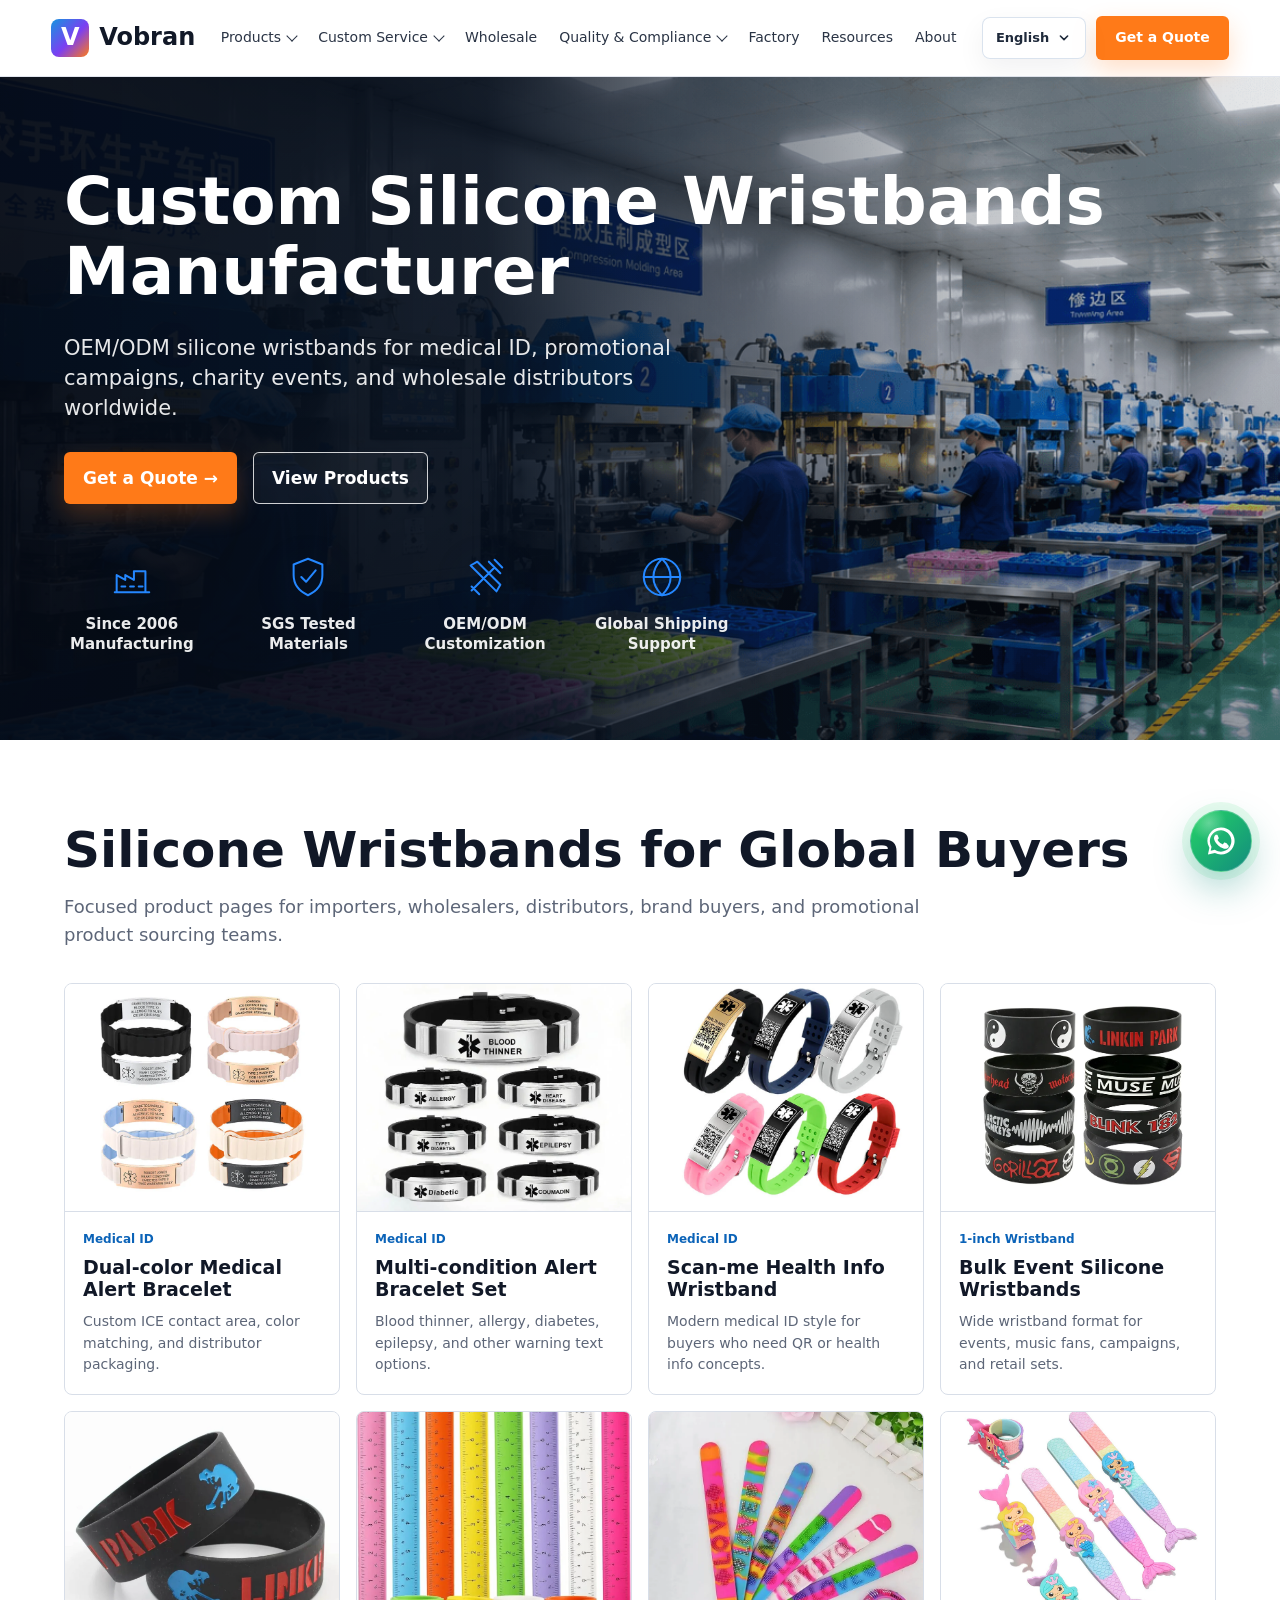
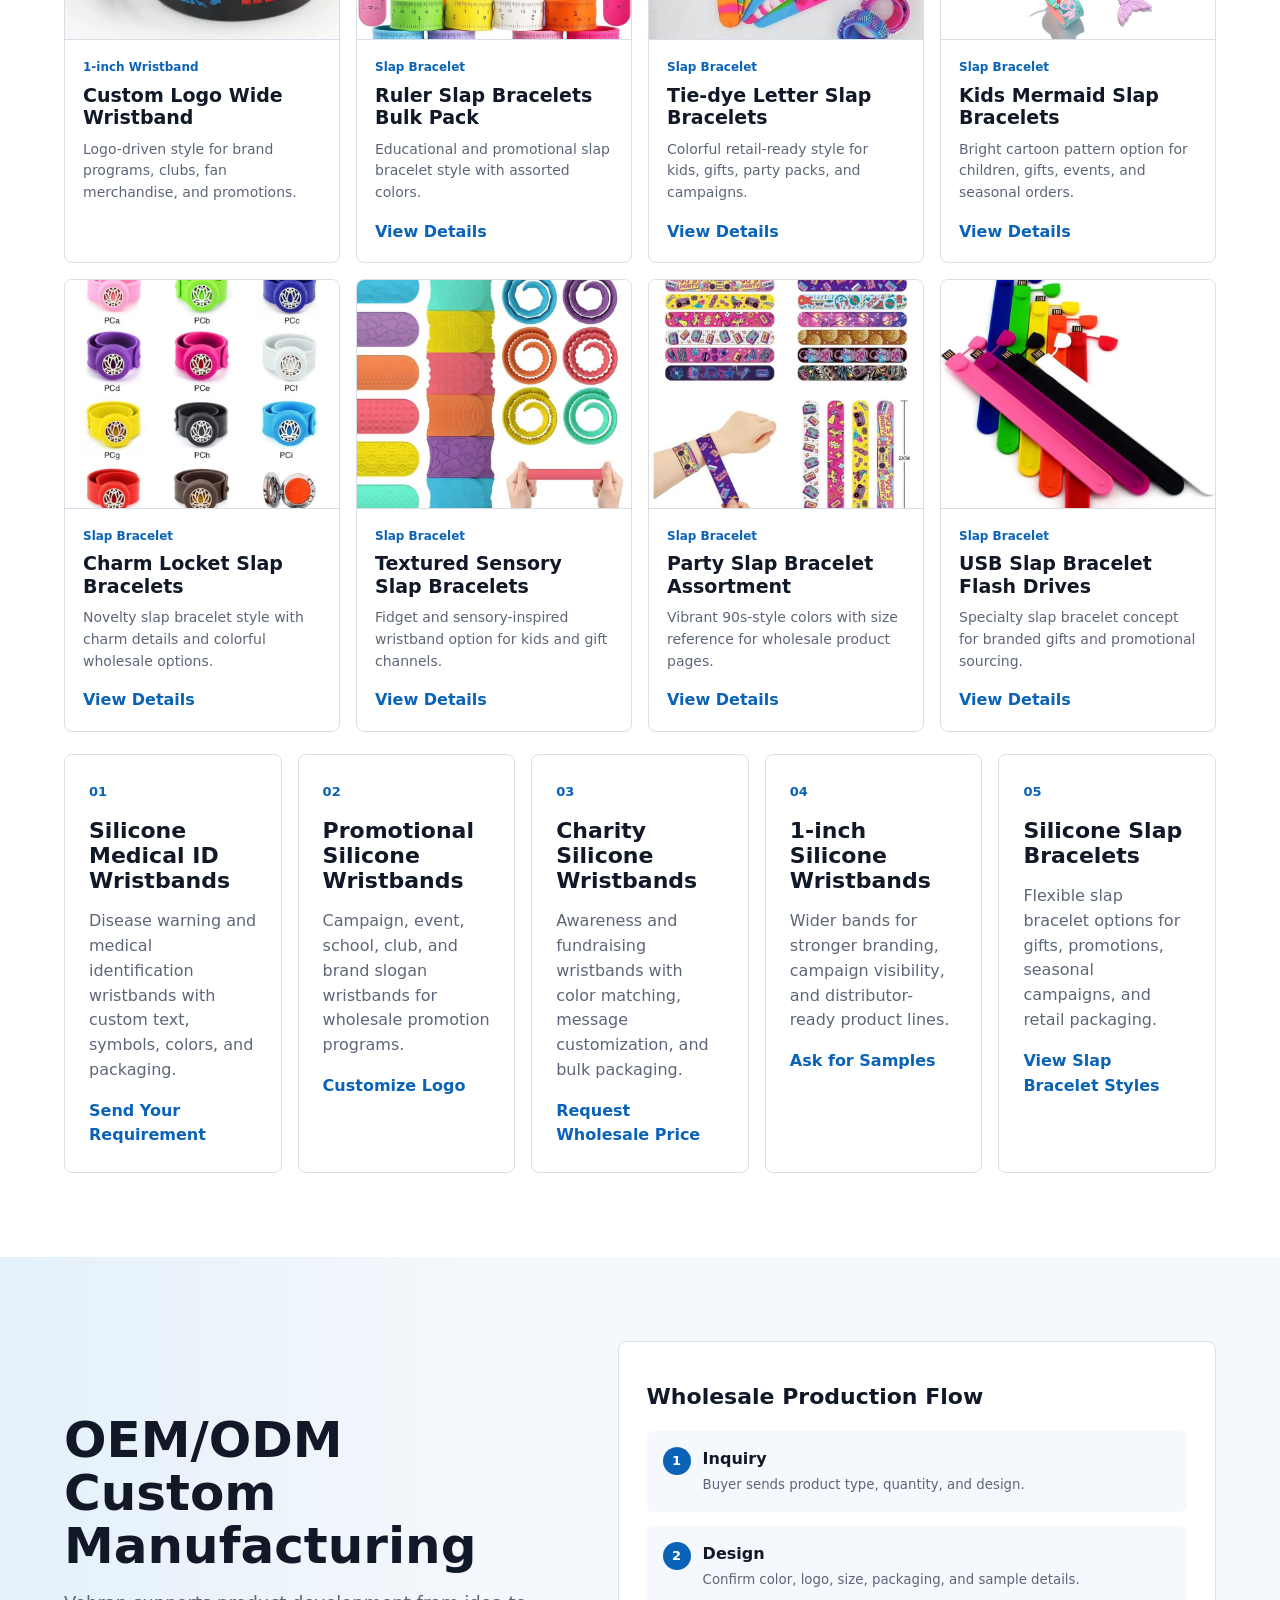
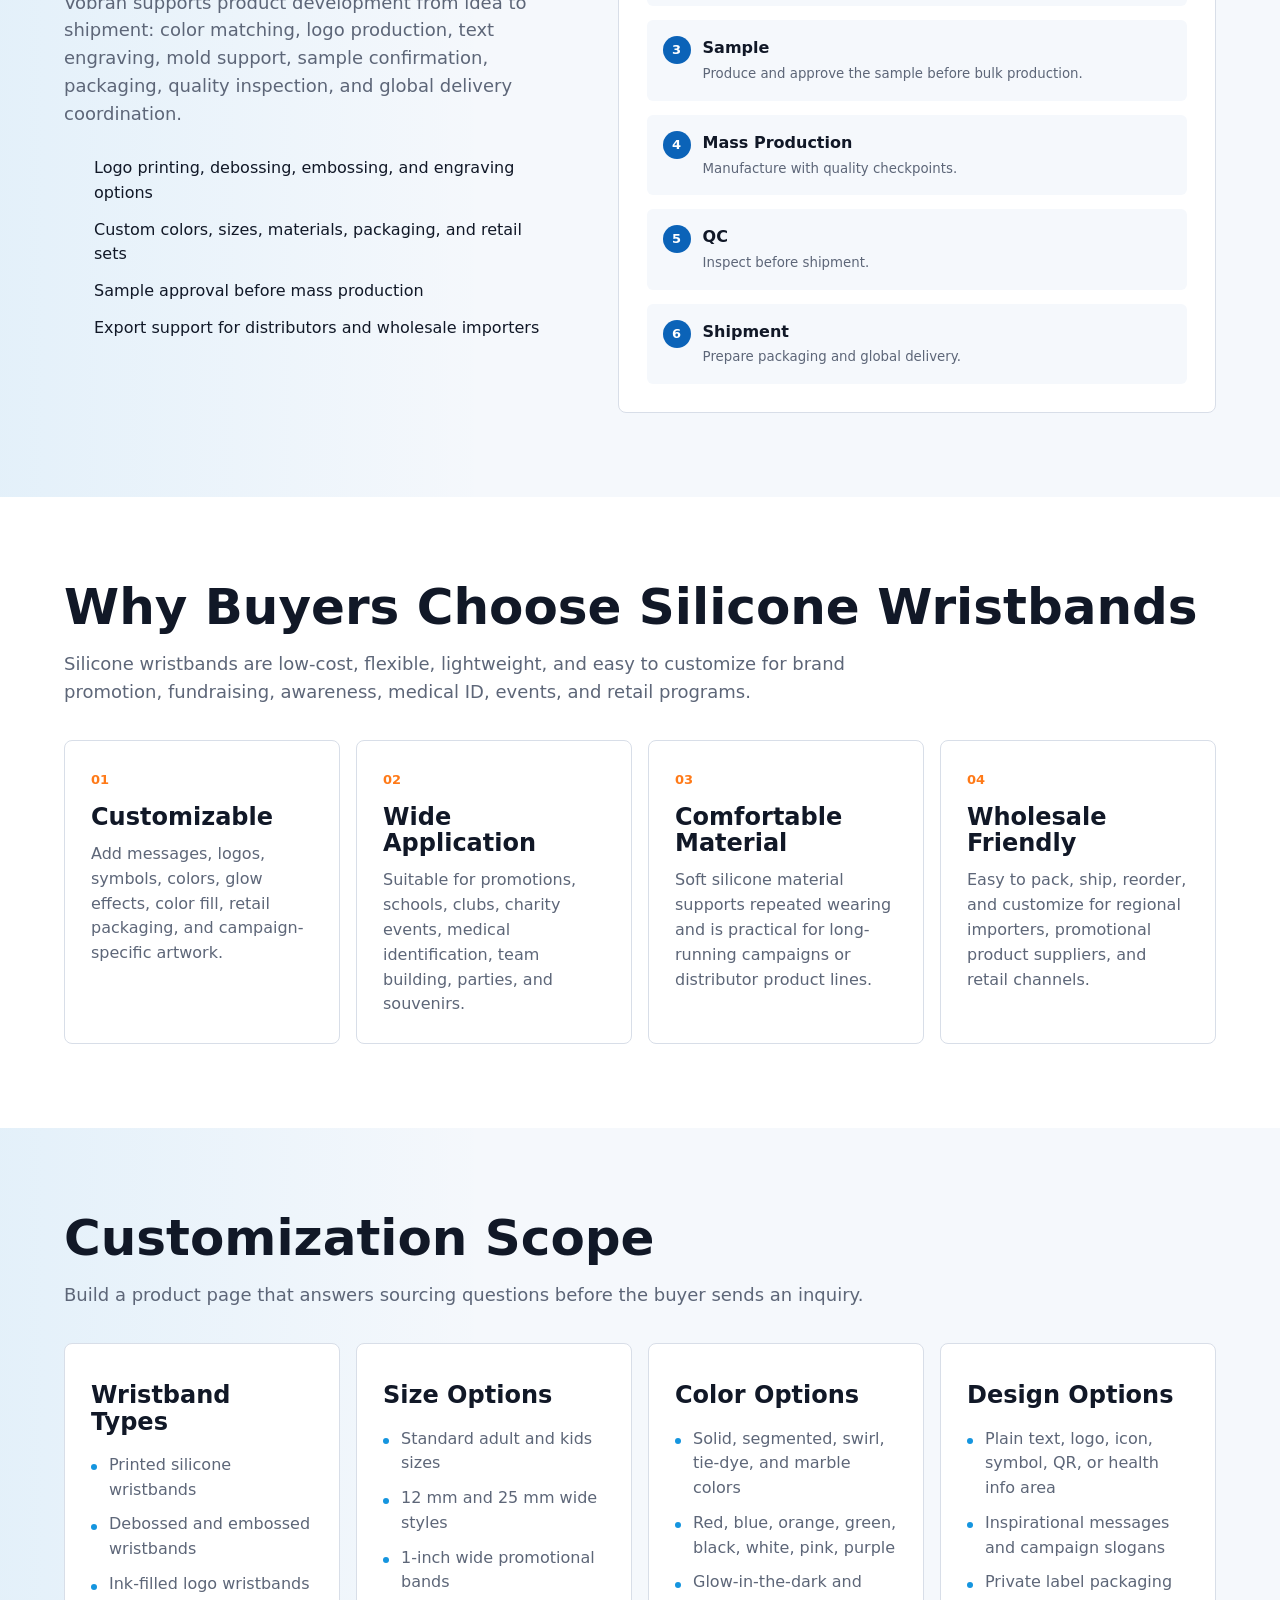
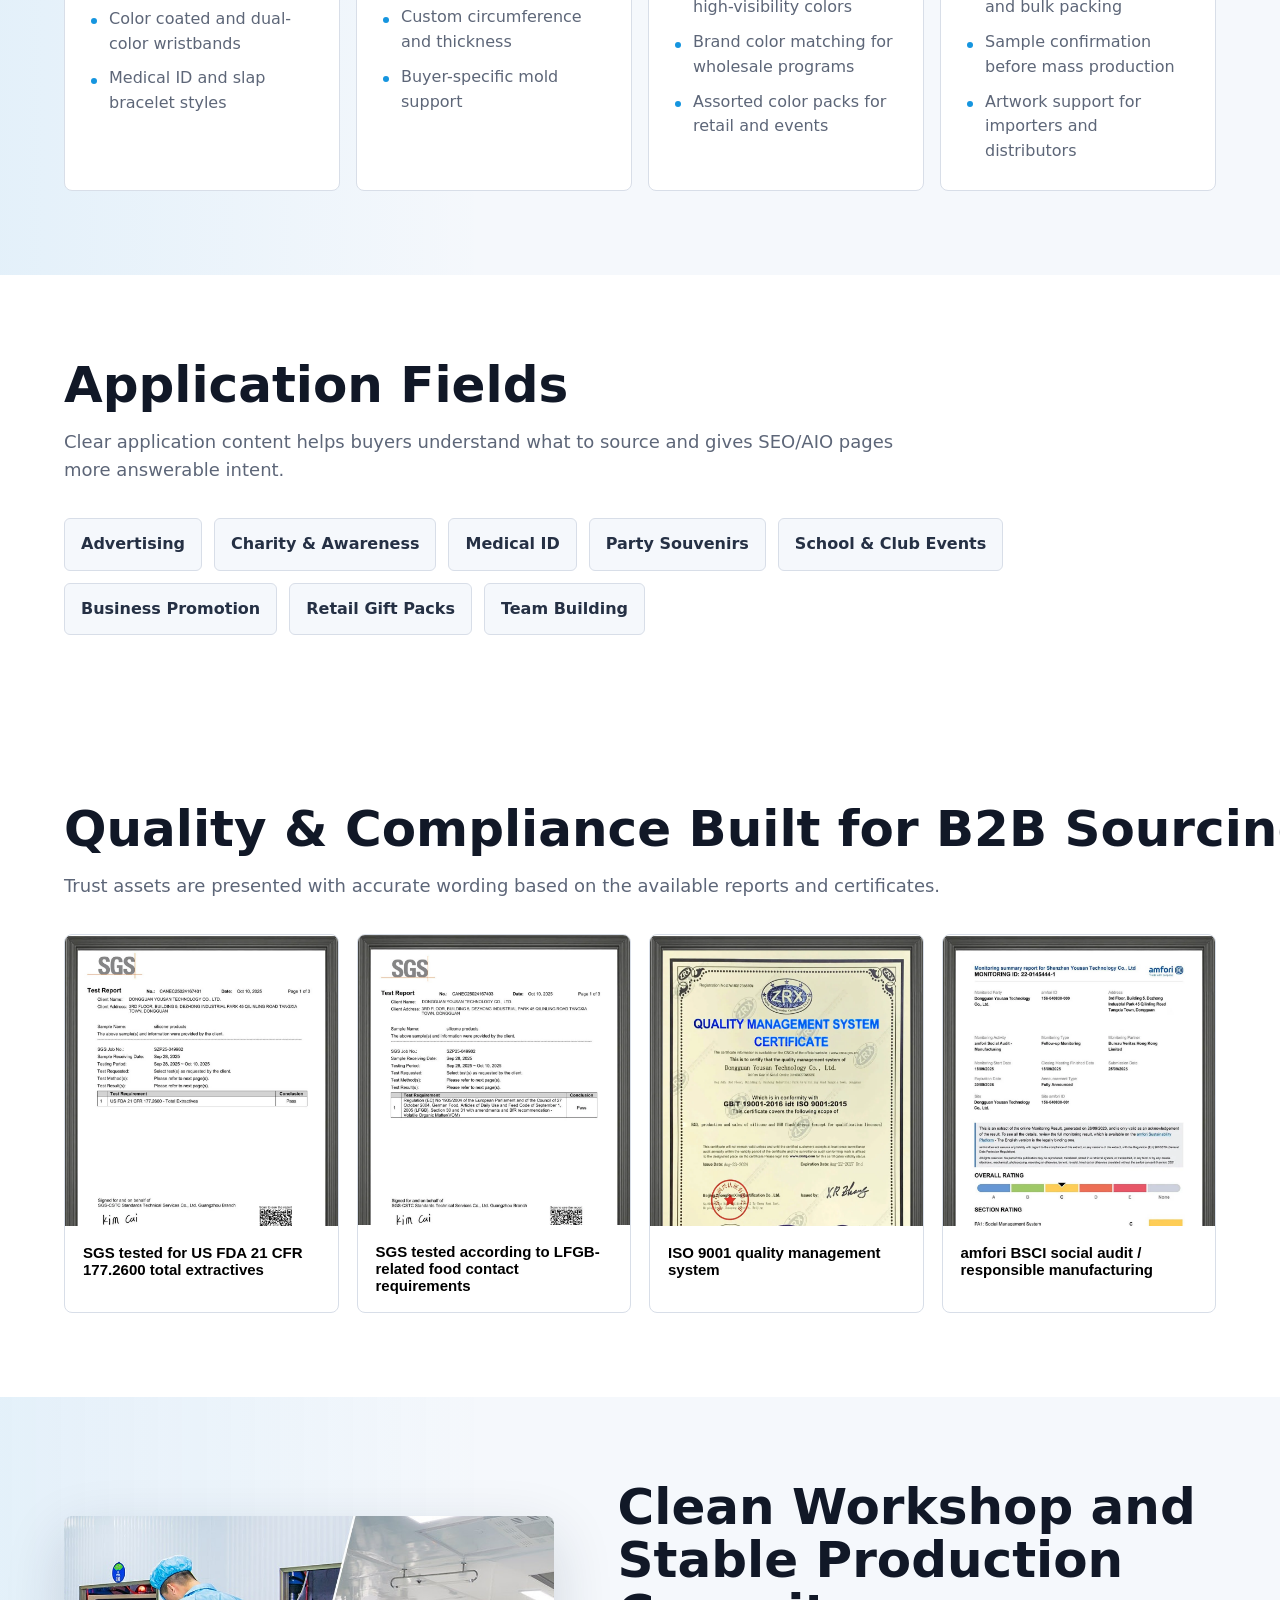
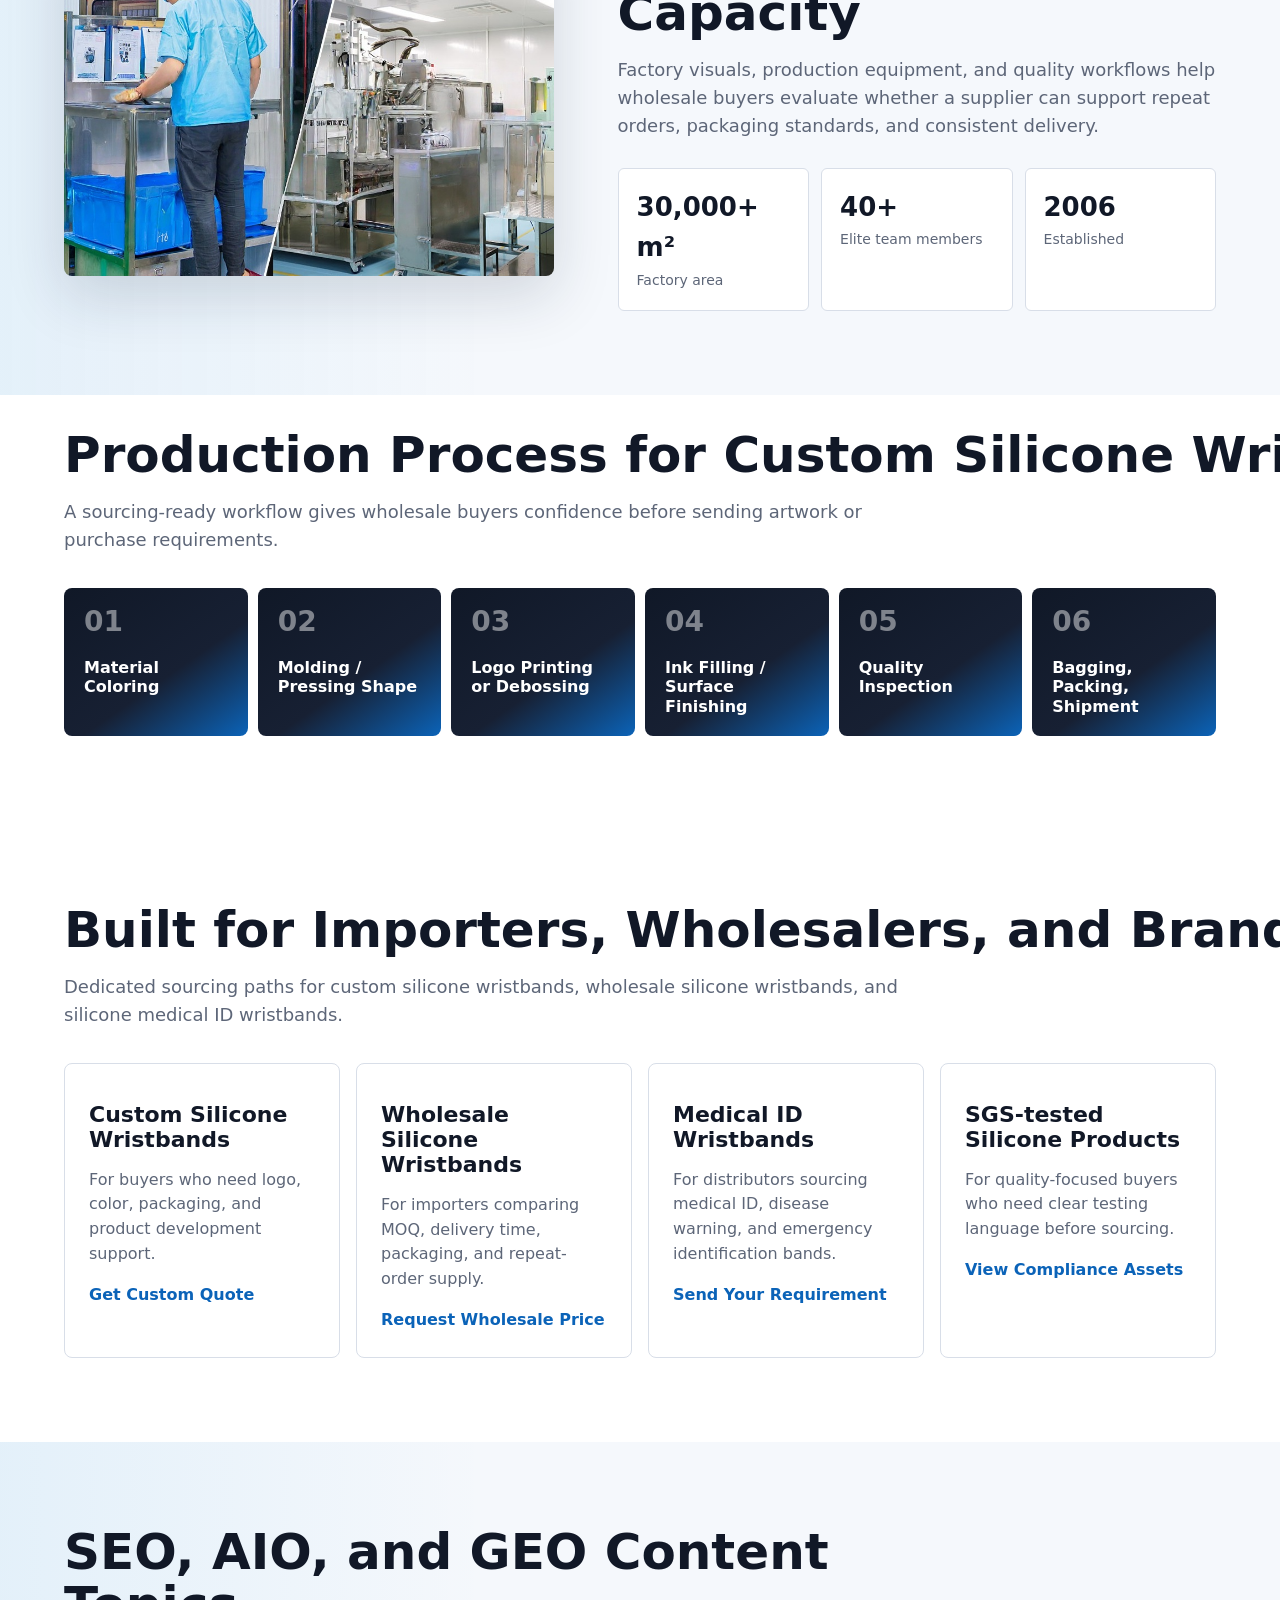
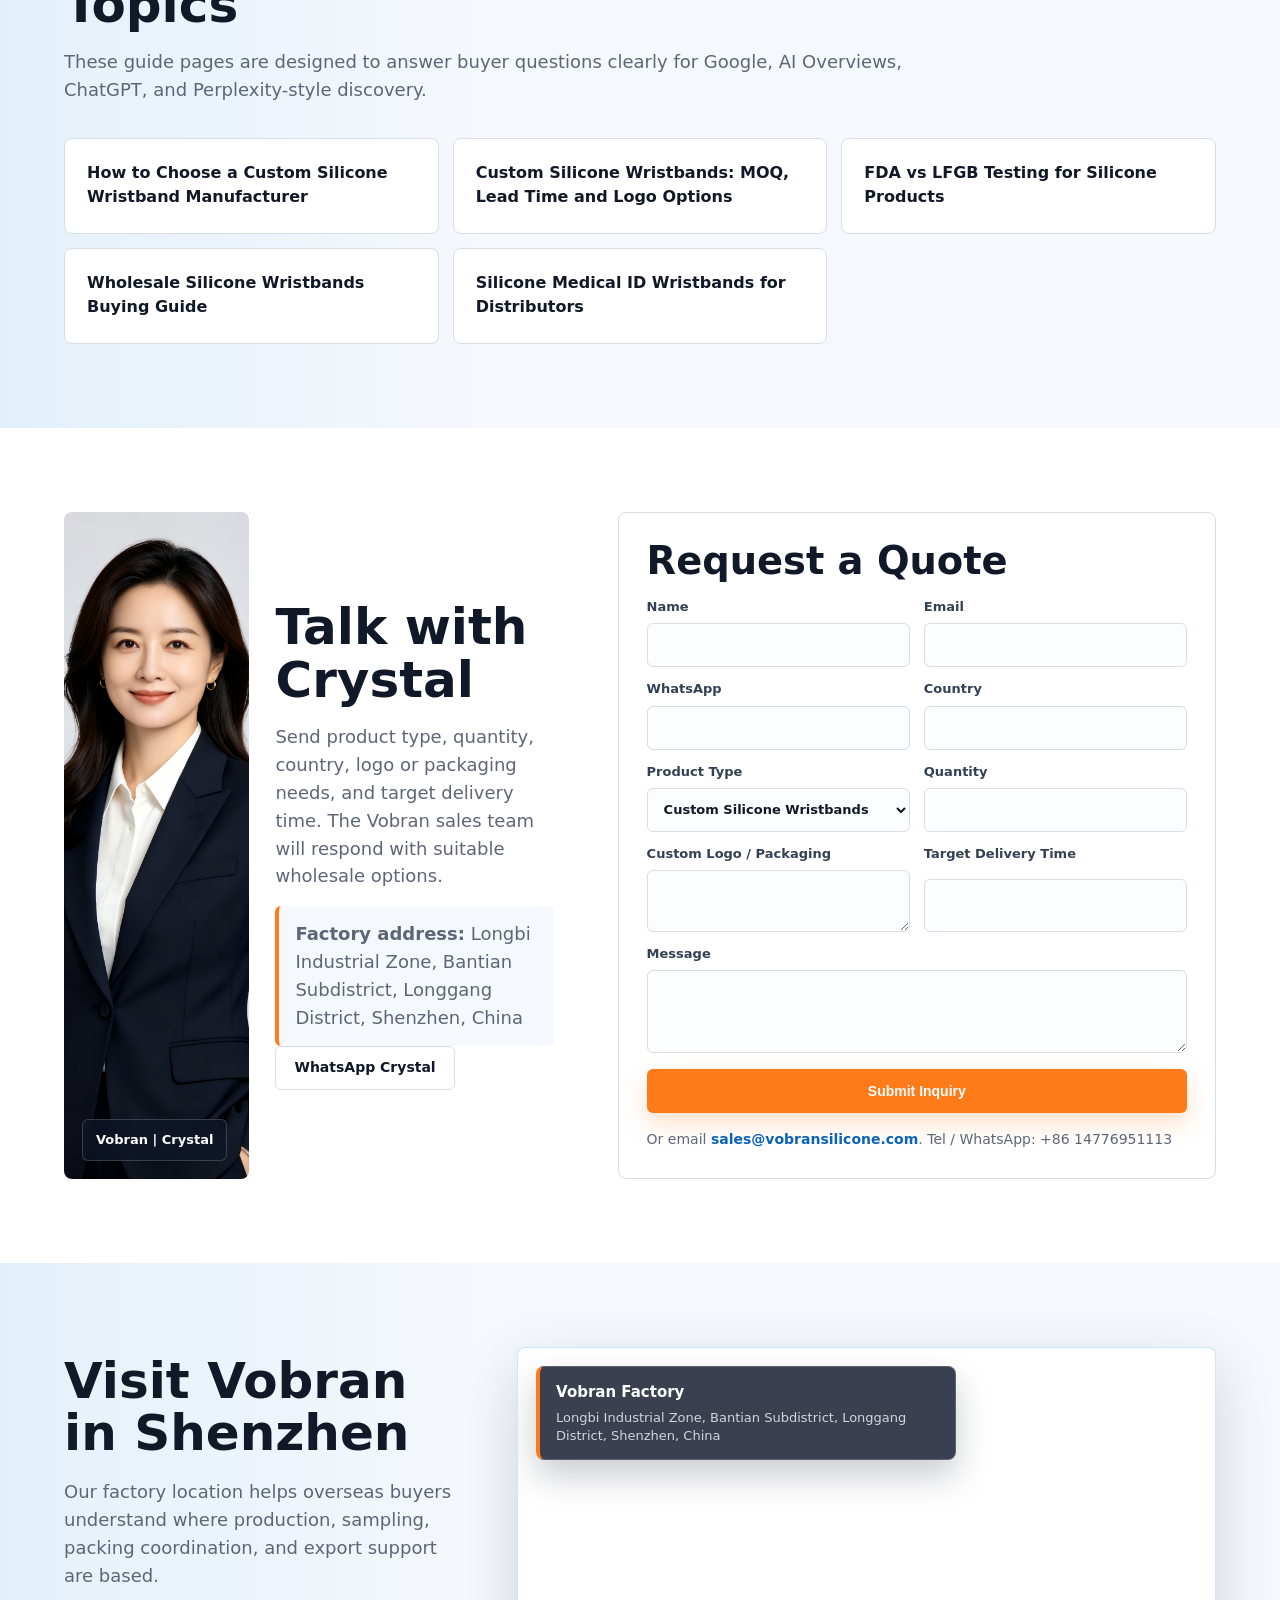
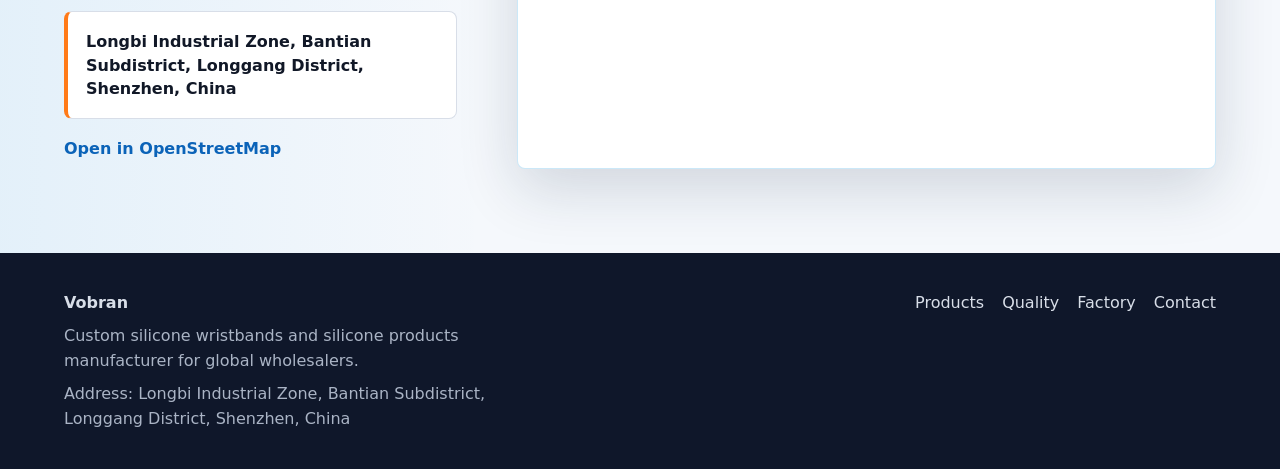
<file: index.html>
﻿<!doctype html>
<html lang="en">
  <head>
    <meta charset="UTF-8" />
    <meta name="viewport" content="width=device-width, initial-scale=1.0" />
    <title>Vobran | Custom Silicone Wristbands Manufacturer</title>
    <meta
      name="description"
      content="Vobran manufactures custom silicone wristbands and silicone products for global wholesalers, with OEM/ODM support, SGS-tested materials, ISO 9001 quality management, and responsible manufacturing."
    />
    <meta name="keywords" content="silicone wristbands manufacturer, custom silicone wristbands manufacturer, silicone wristbands wholesale, silicone medical ID wristbands, silicone products factory China" />
    <link rel="stylesheet" href="styles.css" />
    <script type="application/ld+json">
      {
        "@context": "https://schema.org",
        "@type": "Organization",
        "name": "Vobran",
        "url": "https://www.vobransilicone.com",
        "email": "sales@vobransilicone.com",
        "telephone": "+86 14776951113",
        "description": "Source manufacturer of custom silicone wristbands and silicone products for global wholesalers.",
        "sameAs": []
      }
    </script>
    <script type="application/ld+json">
      {
        "@context": "https://schema.org",
        "@type": "FAQPage",
        "mainEntity": [
          {
            "@type": "Question",
            "name": "What is the MOQ for custom silicone wristbands?",
            "acceptedAnswer": {
              "@type": "Answer",
              "text": "MOQ depends on design, size, color, packaging, and order requirements. Buyers can submit quantity and customization details to receive a wholesale quote."
            }
          },
          {
            "@type": "Question",
            "name": "Can Vobran customize logos, colors, and packaging?",
            "acceptedAnswer": {
              "@type": "Answer",
              "text": "Yes. Vobran supports OEM/ODM customization including colors, debossed or printed logos, engraving, packaging, and sample confirmation before mass production."
            }
          },
          {
            "@type": "Question",
            "name": "Are Vobran silicone products tested?",
            "acceptedAnswer": {
              "@type": "Answer",
              "text": "Available reports include SGS testing to US FDA 21 CFR 177.2600 total extractives, SGS LFGB-related food contact testing, ISO 9001 quality management, and amfori BSCI social audit documents."
            }
          }
        ]
      }
    </script>
  </head>
  <body>
    <header class="site-header">
      <a class="brand" href="#home" aria-label="Vobran home">
        <span class="brand-mark">V</span>
        <span>Vobran</span>
      </a>
      <button class="nav-toggle" type="button" aria-label="Open menu" aria-expanded="false">
        <span></span>
        <span></span>
        <span></span>
      </button>
      <nav class="main-nav" aria-label="Main navigation">
        <div class="nav-item has-mega">
          <a href="#products">Products</a>
          <div class="mega-menu" role="menu" aria-label="Products menu">
            <div class="mega-intro">
              <strong>Product Range</strong>
              <p>Silicone wristbands for distributors, promotional buyers, medical ID sourcing, and retail-ready slap bracelet programs.</p>
              <a class="mega-cta" href="#contact">Request Product Catalog</a>
            </div>
            <div class="mega-grid">
              <a href="#products"><span>Medical ID</span><strong>Silicone Medical ID Wristbands</strong><small>Disease warning, ICE contact, QR and custom text options.</small></a>
              <a href="#products"><span>1-inch</span><strong>Wide Silicone Wristbands</strong><small>Logo-driven bands for campaigns, music, events, and clubs.</small></a>
              <a href="products/silicone-slap-bracelets/"><span>Slap</span><strong>Silicone Slap Bracelets</strong><small>Kids, party, ruler, sensory, charm, and USB bracelet concepts.</small></a>
              <a href="#wholesale"><span>Wholesale</span><strong>Bulk Wristband Programs</strong><small>MOQ, packaging, repeat order, and global delivery support.</small></a>
            </div>
          </div>
        </div>
        <div class="nav-item has-mega">
          <a href="#custom">Custom Service</a>
          <div class="mega-menu compact" role="menu" aria-label="Custom service menu">
            <div class="mega-intro">
              <strong>OEM/ODM Service</strong>
              <p>From buyer artwork to sample confirmation and mass production.</p>
              <a class="mega-cta" href="#contact">Send Your Design</a>
            </div>
            <div class="mega-grid">
              <a href="#custom"><span>Branding</span><strong>Logo & Text</strong><small>Printing, debossing, embossing, engraving, and color fill.</small></a>
              <a href="#custom"><span>Product</span><strong>Color, Size & Mold</strong><small>Custom colors, dimensions, material options, and mold support.</small></a>
              <a href="#custom"><span>Packaging</span><strong>Retail-ready Sets</strong><small>Bulk packs, display packs, private label, and distributor packaging.</small></a>
            </div>
          </div>
        </div>
        <a href="#wholesale">Wholesale</a>
        <div class="nav-item has-mega">
          <a href="#quality">Quality & Compliance</a>
          <div class="mega-menu compact" role="menu" aria-label="Quality and compliance menu">
            <div class="mega-intro">
              <strong>Trust Assets</strong>
              <p>Accurate compliance wording based on available reports and certificates.</p>
              <a class="mega-cta" href="#quality">View Certificates</a>
            </div>
            <div class="mega-grid">
              <a href="#quality"><span>SGS</span><strong>US FDA 21 CFR 177.2600</strong><small>Tested for total extractives.</small></a>
              <a href="#quality"><span>SGS</span><strong>LFGB-related Testing</strong><small>Food contact requirement reference for silicone products.</small></a>
              <a href="#quality"><span>Factory</span><strong>ISO 9001 & amfori BSCI</strong><small>Quality management and responsible manufacturing assets.</small></a>
            </div>
          </div>
        </div>
        <a href="#factory">Factory</a>
        <a href="#resources">Resources</a>
        <a href="#about">About</a>
      </nav>
      <a class="header-cta" href="inquiry.html">Get a Quote</a>
    </header>

    <main id="home">
      <section class="hero section-band">
        <img class="hero-bg-image" src="assets/factory/factory-hero.png" alt="Vobran silicone wristband compression molding production workshop" />
        <div class="hero-copy">
          <h1>
            <span class="hero-title-line">Custom Silicone Wristbands</span>
            <span class="hero-title-line">Manufacturer</span>
          </h1>
          <p class="hero-lede">
            OEM/ODM silicone wristbands for medical ID, promotional campaigns,
            charity events, and wholesale distributors worldwide.
          </p>
          <div class="hero-actions">
            <a class="button primary" href="inquiry.html">Get a Quote <span aria-hidden="true">&rarr;</span></a>
            <a class="button secondary" href="#products">View Products</a>
          </div>
          <div class="trust-strip" aria-label="Vobran trust highlights">
            <span>Since 2006</span>
            <span>30,000+ m² Factory</span>
            <span>OEM/ODM</span>
            <span>SGS Tested</span>
            <span>ISO 9001</span>
            <span>amfori BSCI</span>
          </div>
          <div class="hero-capabilities" aria-label="Vobran manufacturing advantages">
            <div>
              <svg viewBox="0 0 48 48" aria-hidden="true">
                <path d="M6 40h36M8 40V22l9 5v-5l9 5v-9h12v22M13 34h4M22 34h4M31 34h4" />
              </svg>
              <span>Since 2006<br />Manufacturing</span>
            </div>
            <div>
              <svg viewBox="0 0 48 48" aria-hidden="true">
                <path d="M24 5l15 6v11c0 10-6 17-15 21C15 39 9 32 9 22V11l15-6z" />
                <path d="M17 24l5 5 10-12" />
              </svg>
              <span>SGS Tested<br />Materials</span>
            </div>
            <div>
              <svg viewBox="0 0 48 48" aria-hidden="true">
                <path d="M10 38l12-12M18 42l-8-8M28 8l12 12M34 6l8 8M22 26l12-12M9 12l7-4 24 24-4 7L9 12z" />
              </svg>
              <span>OEM/ODM<br />Customization</span>
            </div>
            <div>
              <svg viewBox="0 0 48 48" aria-hidden="true">
                <path d="M24 5a19 19 0 100 38 19 19 0 000-38z" />
                <path d="M5 24h38M24 5c6 6 9 12 9 19s-3 13-9 19M24 5c-6 6-9 12-9 19s3 13 9 19" />
              </svg>
              <span>Global Shipping<br />Support</span>
            </div>
          </div>
        </div>
      </section>

      <section class="products" id="products">
        <div class="section-heading">
          <h2>Silicone Wristbands for Global Buyers</h2>
          <p>Focused product pages for importers, wholesalers, distributors, brand buyers, and promotional product sourcing teams.</p>
        </div>
        <div class="product-showcase" aria-label="Featured Vobran silicone wristband products">
          <article class="product-photo-card">
            <img src="assets/products/medical-id/dual-color-medical-alert.webp" alt="Dual-color silicone medical alert bracelet with ICE contact space" />
            <div>
              <span>Medical ID</span>
              <h3>Dual-color Medical Alert Bracelet</h3>
              <p>Custom ICE contact area, color matching, and distributor packaging.</p>
            </div>
          </article>
          <article class="product-photo-card">
            <img src="assets/products/medical-id/multi-condition-medical-alert.webp" alt="Multi-condition silicone medical alert bracelet set" />
            <div>
              <span>Medical ID</span>
              <h3>Multi-condition Alert Bracelet Set</h3>
              <p>Blood thinner, allergy, diabetes, epilepsy, and other warning text options.</p>
            </div>
          </article>
          <article class="product-photo-card">
            <img src="assets/products/medical-id/scan-me-health-info.webp" alt="Scan me health information silicone medical ID wristband" />
            <div>
              <span>Medical ID</span>
              <h3>Scan-me Health Info Wristband</h3>
              <p>Modern medical ID style for buyers who need QR or health info concepts.</p>
            </div>
          </article>
          <article class="product-photo-card">
            <img src="assets/products/one-inch/bulk-music-event-wristbands.webp" alt="Bulk 1-inch silicone wristbands for music events and parties" />
            <div>
              <span>1-inch Wristband</span>
              <h3>Bulk Event Silicone Wristbands</h3>
              <p>Wide wristband format for events, music fans, campaigns, and retail sets.</p>
            </div>
          </article>
          <article class="product-photo-card">
            <img src="assets/products/one-inch/custom-band-logo-wristband.webp" alt="Custom band logo 1-inch silicone bracelet" />
            <div>
              <span>1-inch Wristband</span>
              <h3>Custom Logo Wide Wristband</h3>
              <p>Logo-driven style for brand programs, clubs, fan merchandise, and promotions.</p>
            </div>
          </article>
          <article class="product-photo-card">
            <img src="assets/products/slap/ruler-slap-bracelets-bulk.webp" alt="Assorted color ruler slap bracelets bulk pack" />
            <div>
              <span>Slap Bracelet</span>
              <h3>Ruler Slap Bracelets Bulk Pack</h3>
              <p>Educational and promotional slap bracelet style with assorted colors.</p>
              <a href="products/silicone-slap-bracelets/">View Details</a>
            </div>
          </article>
          <article class="product-photo-card">
            <img src="assets/products/slap/tie-dye-love-slap-bracelets.webp" alt="Colorful tie-dye slap bracelets with love lettering" />
            <div>
              <span>Slap Bracelet</span>
              <h3>Tie-dye Letter Slap Bracelets</h3>
              <p>Colorful retail-ready style for kids, gifts, party packs, and campaigns.</p>
              <a href="products/silicone-slap-bracelets/">View Details</a>
            </div>
          </article>
          <article class="product-photo-card">
            <img src="assets/products/slap/kids-mermaid-slap-bracelets.webp" alt="Kids mermaid colorful cartoon slap bracelets" />
            <div>
              <span>Slap Bracelet</span>
              <h3>Kids Mermaid Slap Bracelets</h3>
              <p>Bright cartoon pattern option for children, gifts, events, and seasonal orders.</p>
              <a href="products/silicone-slap-bracelets/">View Details</a>
            </div>
          </article>
          <article class="product-photo-card">
            <img src="assets/products/slap/lotus-charm-slap-bracelets.webp" alt="Multi-color slap bracelets with lotus charm lockets" />
            <div>
              <span>Slap Bracelet</span>
              <h3>Charm Locket Slap Bracelets</h3>
              <p>Novelty slap bracelet style with charm details and colorful wholesale options.</p>
              <a href="products/silicone-slap-bracelets/">View Details</a>
            </div>
          </article>
          <article class="product-photo-card">
            <img src="assets/products/slap/textured-sensory-slap-bracelets.webp" alt="Textured sensory slap bracelets for kids and stress relief" />
            <div>
              <span>Slap Bracelet</span>
              <h3>Textured Sensory Slap Bracelets</h3>
              <p>Fidget and sensory-inspired wristband option for kids and gift channels.</p>
              <a href="products/silicone-slap-bracelets/">View Details</a>
            </div>
          </article>
          <article class="product-photo-card">
            <img src="assets/products/slap/party-slap-bracelets-size.webp" alt="Vibrant party slap bracelets with size specification" />
            <div>
              <span>Slap Bracelet</span>
              <h3>Party Slap Bracelet Assortment</h3>
              <p>Vibrant 90s-style colors with size reference for wholesale product pages.</p>
              <a href="products/silicone-slap-bracelets/">View Details</a>
            </div>
          </article>
          <article class="product-photo-card">
            <img src="assets/products/slap/usb-slap-bracelet-flash-drives.webp" alt="Multi-color USB slap bracelet flash drives assortment" />
            <div>
              <span>Slap Bracelet</span>
              <h3>USB Slap Bracelet Flash Drives</h3>
              <p>Specialty slap bracelet concept for branded gifts and promotional sourcing.</p>
              <a href="products/silicone-slap-bracelets/">View Details</a>
            </div>
          </article>
        </div>
        <div class="product-grid">
          <article>
            <span class="product-index">01</span>
            <h3>Silicone Medical ID Wristbands</h3>
            <p>Disease warning and medical identification wristbands with custom text, symbols, colors, and packaging.</p>
            <a href="#contact">Send Your Requirement</a>
          </article>
          <article>
            <span class="product-index">02</span>
            <h3>Promotional Silicone Wristbands</h3>
            <p>Campaign, event, school, club, and brand slogan wristbands for wholesale promotion programs.</p>
            <a href="#custom">Customize Logo</a>
          </article>
          <article>
            <span class="product-index">03</span>
            <h3>Charity Silicone Wristbands</h3>
            <p>Awareness and fundraising wristbands with color matching, message customization, and bulk packaging.</p>
            <a href="#wholesale">Request Wholesale Price</a>
          </article>
          <article>
            <span class="product-index">04</span>
            <h3>1-inch Silicone Wristbands</h3>
            <p>Wider bands for stronger branding, campaign visibility, and distributor-ready product lines.</p>
            <a href="#contact">Ask for Samples</a>
          </article>
          <article>
            <span class="product-index">05</span>
            <h3>Silicone Slap Bracelets</h3>
            <p>Flexible slap bracelet options for gifts, promotions, seasonal campaigns, and retail packaging.</p>
            <a href="products/silicone-slap-bracelets/">View Slap Bracelet Styles</a>
          </article>
        </div>
      </section>

      <section class="custom section-band" id="custom">
        <div class="split-copy">
          <h2>OEM/ODM Custom Manufacturing</h2>
          <p>
            Vobran supports product development from idea to shipment: color matching,
            logo production, text engraving, mold support, sample confirmation, packaging,
            quality inspection, and global delivery coordination.
          </p>
          <ul class="feature-list">
            <li>Logo printing, debossing, embossing, and engraving options</li>
            <li>Custom colors, sizes, materials, packaging, and retail sets</li>
            <li>Sample approval before mass production</li>
            <li>Export support for distributors and wholesale importers</li>
          </ul>
        </div>
        <div class="process-panel">
          <h3>Wholesale Production Flow</h3>
          <ol>
            <li><span>Inquiry</span><small>Buyer sends product type, quantity, and design.</small></li>
            <li><span>Design</span><small>Confirm color, logo, size, packaging, and sample details.</small></li>
            <li><span>Sample</span><small>Produce and approve the sample before bulk production.</small></li>
            <li><span>Mass Production</span><small>Manufacture with quality checkpoints.</small></li>
            <li><span>QC</span><small>Inspect before shipment.</small></li>
            <li><span>Shipment</span><small>Prepare packaging and global delivery.</small></li>
          </ol>
        </div>
      </section>

      <section class="buyer-guide">
        <div class="section-heading">
          <h2>Why Buyers Choose Silicone Wristbands</h2>
          <p>Silicone wristbands are low-cost, flexible, lightweight, and easy to customize for brand promotion, fundraising, awareness, medical ID, events, and retail programs.</p>
        </div>
        <div class="value-grid">
          <article>
            <span>01</span>
            <h3>Customizable</h3>
            <p>Add messages, logos, symbols, colors, glow effects, color fill, retail packaging, and campaign-specific artwork.</p>
          </article>
          <article>
            <span>02</span>
            <h3>Wide Application</h3>
            <p>Suitable for promotions, schools, clubs, charity events, medical identification, team building, parties, and souvenirs.</p>
          </article>
          <article>
            <span>03</span>
            <h3>Comfortable Material</h3>
            <p>Soft silicone material supports repeated wearing and is practical for long-running campaigns or distributor product lines.</p>
          </article>
          <article>
            <span>04</span>
            <h3>Wholesale Friendly</h3>
            <p>Easy to pack, ship, reorder, and customize for regional importers, promotional product suppliers, and retail channels.</p>
          </article>
        </div>
      </section>

      <section class="options section-band">
        <div class="section-heading">
          <h2>Customization Scope</h2>
          <p>Build a product page that answers sourcing questions before the buyer sends an inquiry.</p>
        </div>
        <div class="options-layout">
          <div class="options-card">
            <h3>Wristband Types</h3>
            <ul>
              <li>Printed silicone wristbands</li>
              <li>Debossed and embossed wristbands</li>
              <li>Ink-filled logo wristbands</li>
              <li>Color coated and dual-color wristbands</li>
              <li>Medical ID and slap bracelet styles</li>
            </ul>
          </div>
          <div class="options-card">
            <h3>Size Options</h3>
            <ul>
              <li>Standard adult and kids sizes</li>
              <li>12 mm and 25 mm wide styles</li>
              <li>1-inch wide promotional bands</li>
              <li>Custom circumference and thickness</li>
              <li>Buyer-specific mold support</li>
            </ul>
          </div>
          <div class="options-card">
            <h3>Color Options</h3>
            <ul>
              <li>Solid, segmented, swirl, tie-dye, and marble colors</li>
              <li>Red, blue, orange, green, black, white, pink, purple</li>
              <li>Glow-in-the-dark and high-visibility colors</li>
              <li>Brand color matching for wholesale programs</li>
              <li>Assorted color packs for retail and events</li>
            </ul>
          </div>
          <div class="options-card">
            <h3>Design Options</h3>
            <ul>
              <li>Plain text, logo, icon, symbol, QR, or health info area</li>
              <li>Inspirational messages and campaign slogans</li>
              <li>Private label packaging and bulk packing</li>
              <li>Sample confirmation before mass production</li>
              <li>Artwork support for importers and distributors</li>
            </ul>
          </div>
        </div>
      </section>

      <section class="applications">
        <div class="section-heading">
          <h2>Application Fields</h2>
          <p>Clear application content helps buyers understand what to source and gives SEO/AIO pages more answerable intent.</p>
        </div>
        <div class="application-row">
          <span>Advertising</span>
          <span>Charity & Awareness</span>
          <span>Medical ID</span>
          <span>Party Souvenirs</span>
          <span>School & Club Events</span>
          <span>Business Promotion</span>
          <span>Retail Gift Packs</span>
          <span>Team Building</span>
        </div>
      </section>

      <section class="quality" id="quality">
        <div class="section-heading">
          <h2>Quality & Compliance Built for B2B Sourcing</h2>
          <p>Trust assets are presented with accurate wording based on the available reports and certificates.</p>
        </div>
        <div class="certificate-grid">
          <button class="certificate-card" type="button" data-cert="assets/certificates/sgs-fda-21-cfr.webp">
            <img src="assets/certificates/sgs-fda-21-cfr.webp" alt="SGS report for US FDA 21 CFR 177.2600 total extractives" />
            <span>SGS tested for US FDA 21 CFR 177.2600 total extractives</span>
          </button>
          <button class="certificate-card" type="button" data-cert="assets/certificates/sgs-lfgb.webp">
            <img src="assets/certificates/sgs-lfgb.webp" alt="SGS LFGB-related food contact test report" />
            <span>SGS tested according to LFGB-related food contact requirements</span>
          </button>
          <button class="certificate-card" type="button" data-cert="assets/certificates/iso9001.webp">
            <img src="assets/certificates/iso9001.webp" alt="ISO 9001 quality management system certificate" />
            <span>ISO 9001 quality management system</span>
          </button>
          <button class="certificate-card" type="button" data-cert="assets/certificates/amfori-bsci.webp">
            <img src="assets/certificates/amfori-bsci.webp" alt="amfori BSCI social audit report" />
            <span>amfori BSCI social audit / responsible manufacturing</span>
          </button>
        </div>
      </section>

      <section class="factory section-band" id="factory">
        <div class="factory-image">
          <img src="assets/factory/vobran-factory.jpg" alt="Clean Vobran production workshop and automated silicone production equipment" />
        </div>
        <div class="factory-copy">
          <h2>Clean Workshop and Stable Production Capacity</h2>
          <p>
            Factory visuals, production equipment, and quality workflows help wholesale buyers evaluate whether a supplier can support repeat orders, packaging standards, and consistent delivery.
          </p>
          <div class="factory-stats">
            <div><strong>30,000+ m²</strong><span>Factory area</span></div>
            <div><strong>40+</strong><span>Elite team members</span></div>
            <div><strong>2006</strong><span>Established</span></div>
          </div>
        </div>
      </section>

      <section class="production-flow">
        <div class="section-heading">
          <h2>Production Process for Custom Silicone Wristbands</h2>
          <p>A sourcing-ready workflow gives wholesale buyers confidence before sending artwork or purchase requirements.</p>
        </div>
        <div class="flow-grid">
          <div><strong>01</strong><span>Material Coloring</span></div>
          <div><strong>02</strong><span>Molding / Pressing Shape</span></div>
          <div><strong>03</strong><span>Logo Printing or Debossing</span></div>
          <div><strong>04</strong><span>Ink Filling / Surface Finishing</span></div>
          <div><strong>05</strong><span>Quality Inspection</span></div>
          <div><strong>06</strong><span>Bagging, Packing, Shipment</span></div>
        </div>
      </section>

      <section class="wholesale" id="wholesale">
        <div class="section-heading">
          <h2>Built for Importers, Wholesalers, and Brand Buyers</h2>
          <p>Dedicated sourcing paths for custom silicone wristbands, wholesale silicone wristbands, and silicone medical ID wristbands.</p>
        </div>
        <div class="landing-grid">
          <article>
            <h3>Custom Silicone Wristbands</h3>
            <p>For buyers who need logo, color, packaging, and product development support.</p>
            <a class="text-link" href="#contact">Get Custom Quote</a>
          </article>
          <article>
            <h3>Wholesale Silicone Wristbands</h3>
            <p>For importers comparing MOQ, delivery time, packaging, and repeat-order supply.</p>
            <a class="text-link" href="#contact">Request Wholesale Price</a>
          </article>
          <article>
            <h3>Medical ID Wristbands</h3>
            <p>For distributors sourcing medical ID, disease warning, and emergency identification bands.</p>
            <a class="text-link" href="#contact">Send Your Requirement</a>
          </article>
          <article>
            <h3>SGS-tested Silicone Products</h3>
            <p>For quality-focused buyers who need clear testing language before sourcing.</p>
            <a class="text-link" href="#quality">View Compliance Assets</a>
          </article>
        </div>
      </section>

      <section class="resources section-band" id="resources">
        <div class="section-heading">
          <h2>SEO, AIO, and GEO Content Topics</h2>
          <p>These guide pages are designed to answer buyer questions clearly for Google, AI Overviews, ChatGPT, and Perplexity-style discovery.</p>
        </div>
        <div class="resource-list">
          <a href="resources/choose-custom-silicone-wristband-manufacturer/">How to Choose a Custom Silicone Wristband Manufacturer</a>
          <a href="resources/custom-silicone-wristbands-moq-lead-time-logo-packaging/">Custom Silicone Wristbands: MOQ, Lead Time and Logo Options</a>
          <a href="#quality">FDA vs LFGB Testing for Silicone Products</a>
          <a href="#wholesale">Wholesale Silicone Wristbands Buying Guide</a>
          <a href="resources/silicone-medical-id-wristbands-distributors/">Silicone Medical ID Wristbands for Distributors</a>
        </div>
      </section>

      <section class="about-contact" id="about">
        <div class="contact-person">
          <img src="assets/brand/crystal-vobran.png" alt="Crystal from Vobran sales team" />
          <div>
            <h2>Talk with Crystal</h2>
            <p>Send product type, quantity, country, logo or packaging needs, and target delivery time. The Vobran sales team will respond with suitable wholesale options.</p>
            <p class="address-line"><strong>Factory address:</strong> Longbi Industrial Zone, Bantian Subdistrict, Longgang District, Shenzhen, China</p>
            <a class="button secondary" href="https://wa.me/8614776951113?text=Hello%20Vobran%2C%20I%20want%20to%20request%20a%20quote%20for%20custom%20silicone%20wristbands." target="_blank" rel="noreferrer">WhatsApp Crystal</a>
          </div>
        </div>
        <form class="rfq-form" id="contact">
          <h2>Request a Quote</h2>
          <div class="form-grid">
            <label>Name<input name="name" autocomplete="name" required /></label>
            <label>Email<input type="email" name="email" autocomplete="email" required /></label>
            <label>WhatsApp<input name="whatsapp" autocomplete="tel" /></label>
            <label>Country<input name="country" autocomplete="country-name" required /></label>
            <label>Product Type<select name="productType"><option>Custom Silicone Wristbands</option><option>Wholesale Silicone Wristbands</option><option>Silicone Medical ID Wristbands</option><option>Silicone Slap Bracelets</option><option>Other Silicone Products</option></select></label>
            <label>Quantity<input name="quantity" inputmode="numeric" /></label>
            <label>Custom Logo / Packaging<textarea name="custom" rows="2"></textarea></label>
            <label>Target Delivery Time<input name="delivery" /></label>
            <label class="field-wide">Message<textarea name="message" rows="3"></textarea></label>
          </div>
          <button class="button primary" type="submit">Submit Inquiry</button>
          <p class="form-note">Or email <a href="mailto:sales@vobransilicone.com">sales@vobransilicone.com</a>. Tel / WhatsApp: +86 14776951113</p>
        </form>
      </section>

      <section class="osm-map-section section-band" id="location">
        <div class="map-copy">
          <h2>Visit Vobran in Shenzhen</h2>
          <p>Our factory location helps overseas buyers understand where production, sampling, packing coordination, and export support are based.</p>
          <address>Longbi Industrial Zone, Bantian Subdistrict, Longgang District, Shenzhen, China</address>
          <a class="text-link" href="https://www.openstreetmap.org/search?query=Longbi%20Industrial%20Zone%2C%20Bantian%20Subdistrict%2C%20Longgang%20District%2C%20Shenzhen%2C%20China" target="_blank" rel="noreferrer">Open in OpenStreetMap</a>
        </div>
        <div class="osm-map-card">
          <div class="map-label">
            <strong>Vobran Factory</strong>
            <span>Longbi Industrial Zone, Bantian Subdistrict, Longgang District, Shenzhen, China</span>
          </div>
          <iframe
            title="OpenStreetMap location for Vobran factory in Shenzhen"
            src="https://www.openstreetmap.org/export/embed.html?bbox=114.045%2C22.610%2C114.095%2C22.650&amp;layer=mapnik&amp;marker=22.630%2C114.070"
            loading="lazy"
            referrerpolicy="no-referrer-when-downgrade"
          ></iframe>
        </div>
      </section>
    </main>

    <footer class="site-footer">
      <div>
        <strong>Vobran</strong>
        <p>Custom silicone wristbands and silicone products manufacturer for global wholesalers.</p>
        <p>Address: Longbi Industrial Zone, Bantian Subdistrict, Longgang District, Shenzhen, China</p>
      </div>
      <div>
        <a href="#products">Products</a>
        <a href="#quality">Quality</a>
        <a href="#factory">Factory</a>
        <a href="#contact">Contact</a>
      </div>
    </footer>

    <dialog class="cert-modal" aria-label="Certificate preview">
      <button type="button" class="modal-close" aria-label="Close certificate preview">Close</button>
      <img alt="Certificate enlarged preview" />
    </dialog>
    <a class="whatsapp-float" href="https://wa.me/8614776951113?text=Hello%2C%20I%20am%20interested%20in%20your%20products.%20Please%20send%20me%20more%20details." target="_blank" rel="noreferrer" aria-label="Contact Vobran on WhatsApp">
      <svg viewBox="0 0 32 32" aria-hidden="true">
        <path d="M16 3.2A12.7 12.7 0 0 0 5.1 22.4L3.7 28.8l6.6-1.6A12.7 12.7 0 1 0 16 3.2Zm0 22.9c-2 0-3.8-.6-5.4-1.6l-.4-.3-3.9.9.8-3.8-.3-.4a10.1 10.1 0 1 1 9.2 5.2Zm5.7-7.6c-.3-.2-1.8-.9-2.1-1-.3-.1-.5-.2-.7.2-.2.3-.8 1-1 1.2-.2.2-.4.2-.7.1-.3-.2-1.3-.5-2.5-1.5-.9-.8-1.6-1.8-1.8-2.1-.2-.3 0-.5.1-.7l.5-.6c.2-.2.2-.3.3-.5.1-.2.1-.4 0-.6-.1-.2-.7-1.7-1-2.3-.3-.6-.5-.5-.7-.5h-.6c-.2 0-.6.1-.9.4-.3.3-1.2 1.2-1.2 2.9s1.3 3.4 1.4 3.6c.2.2 2.5 3.8 6 5.3.8.4 1.5.6 2 .8.8.3 1.6.2 2.2.1.7-.1 1.8-.7 2.1-1.4.3-.7.3-1.3.2-1.4-.1-.2-.3-.2-.6-.4Z" />
      </svg>
    </a>
    <div class="toast" role="status" aria-live="polite"></div>
    <script src="script.js"></script>
    <script src="language-switcher.js"></script>
  </body>
</html>
</file>
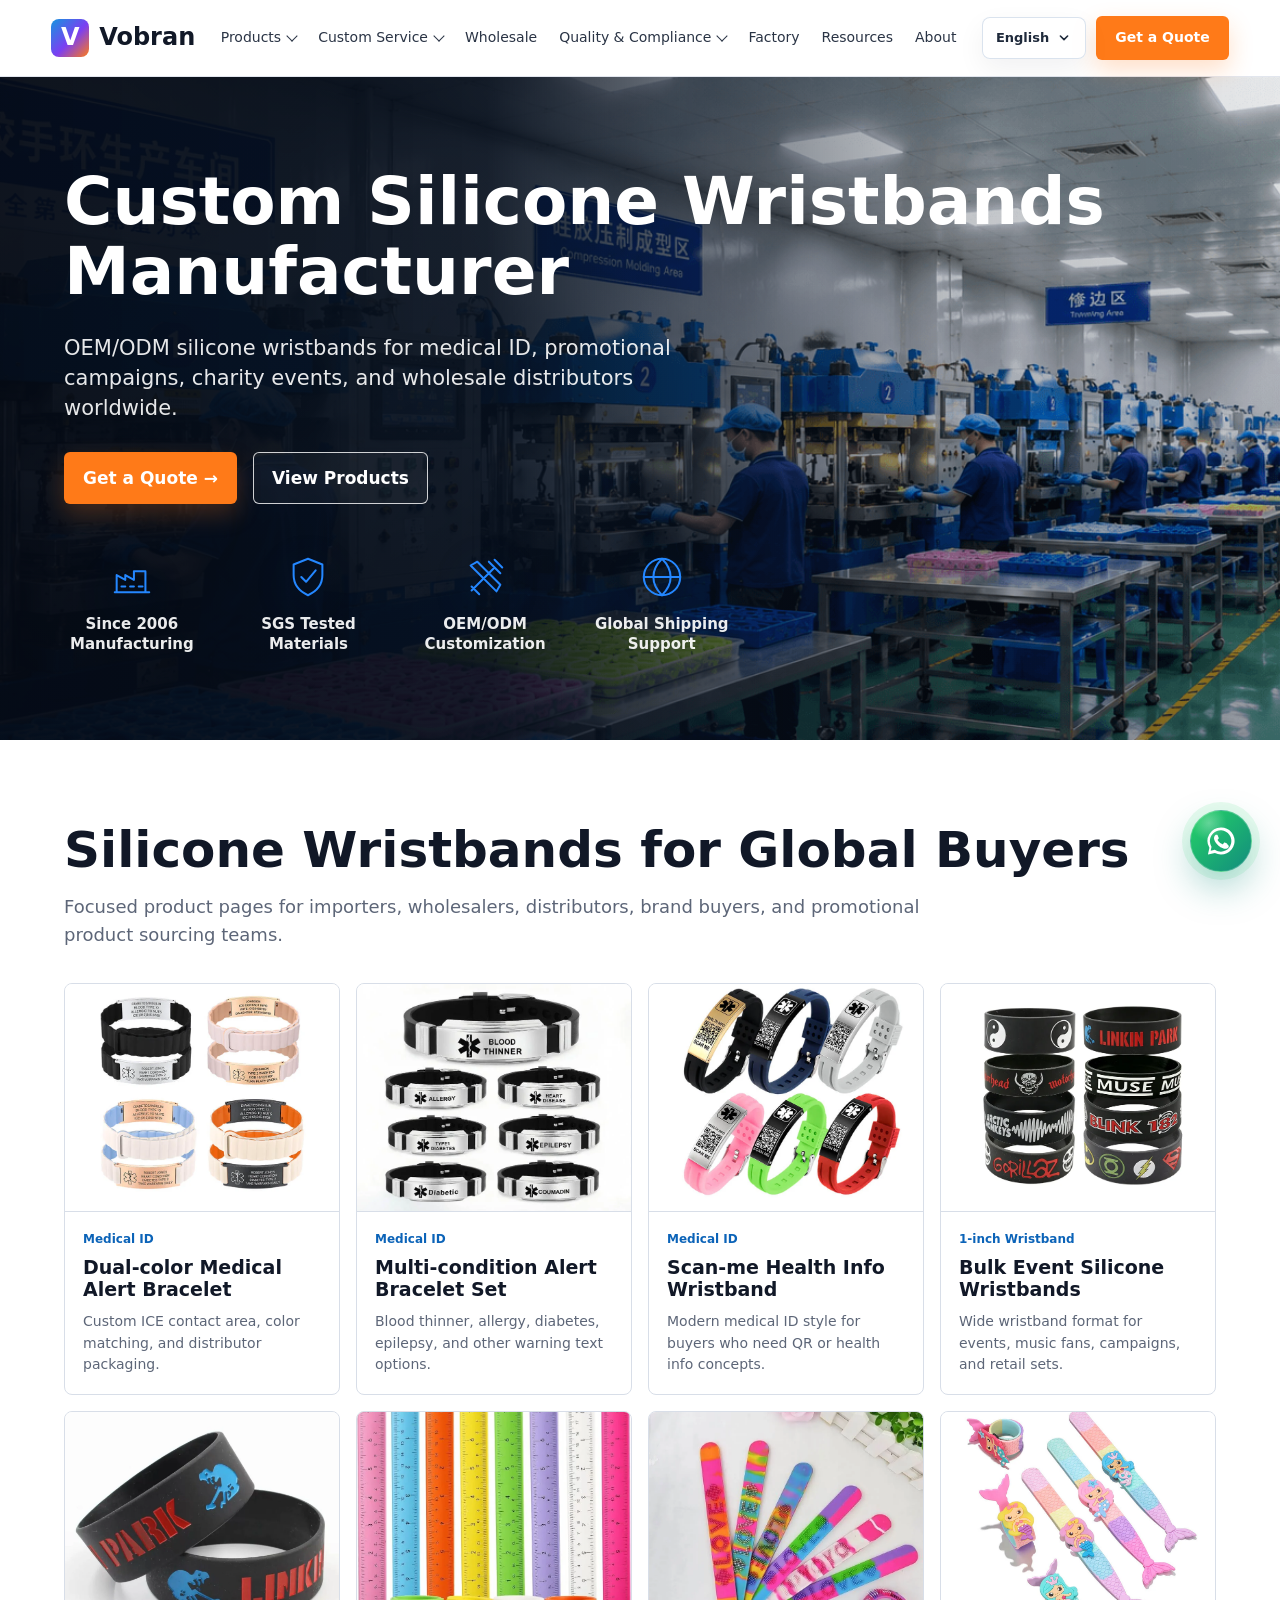
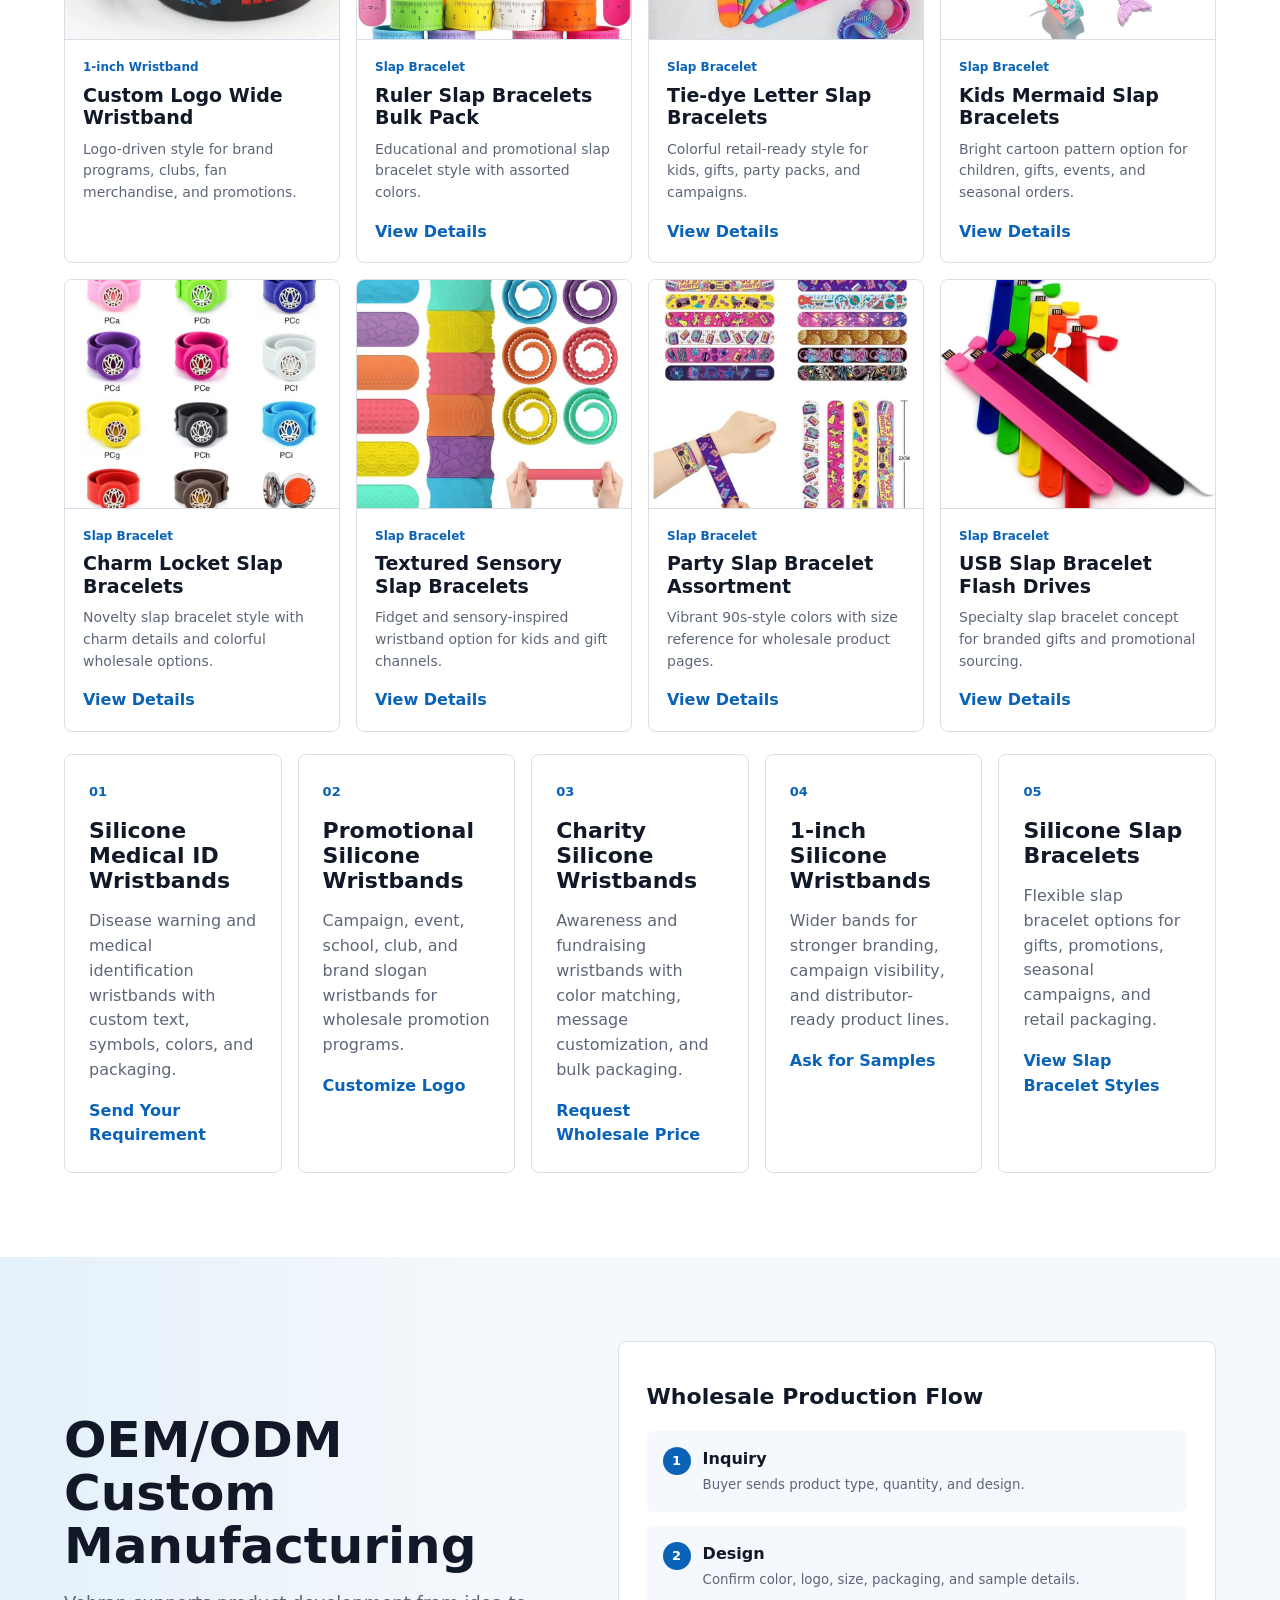
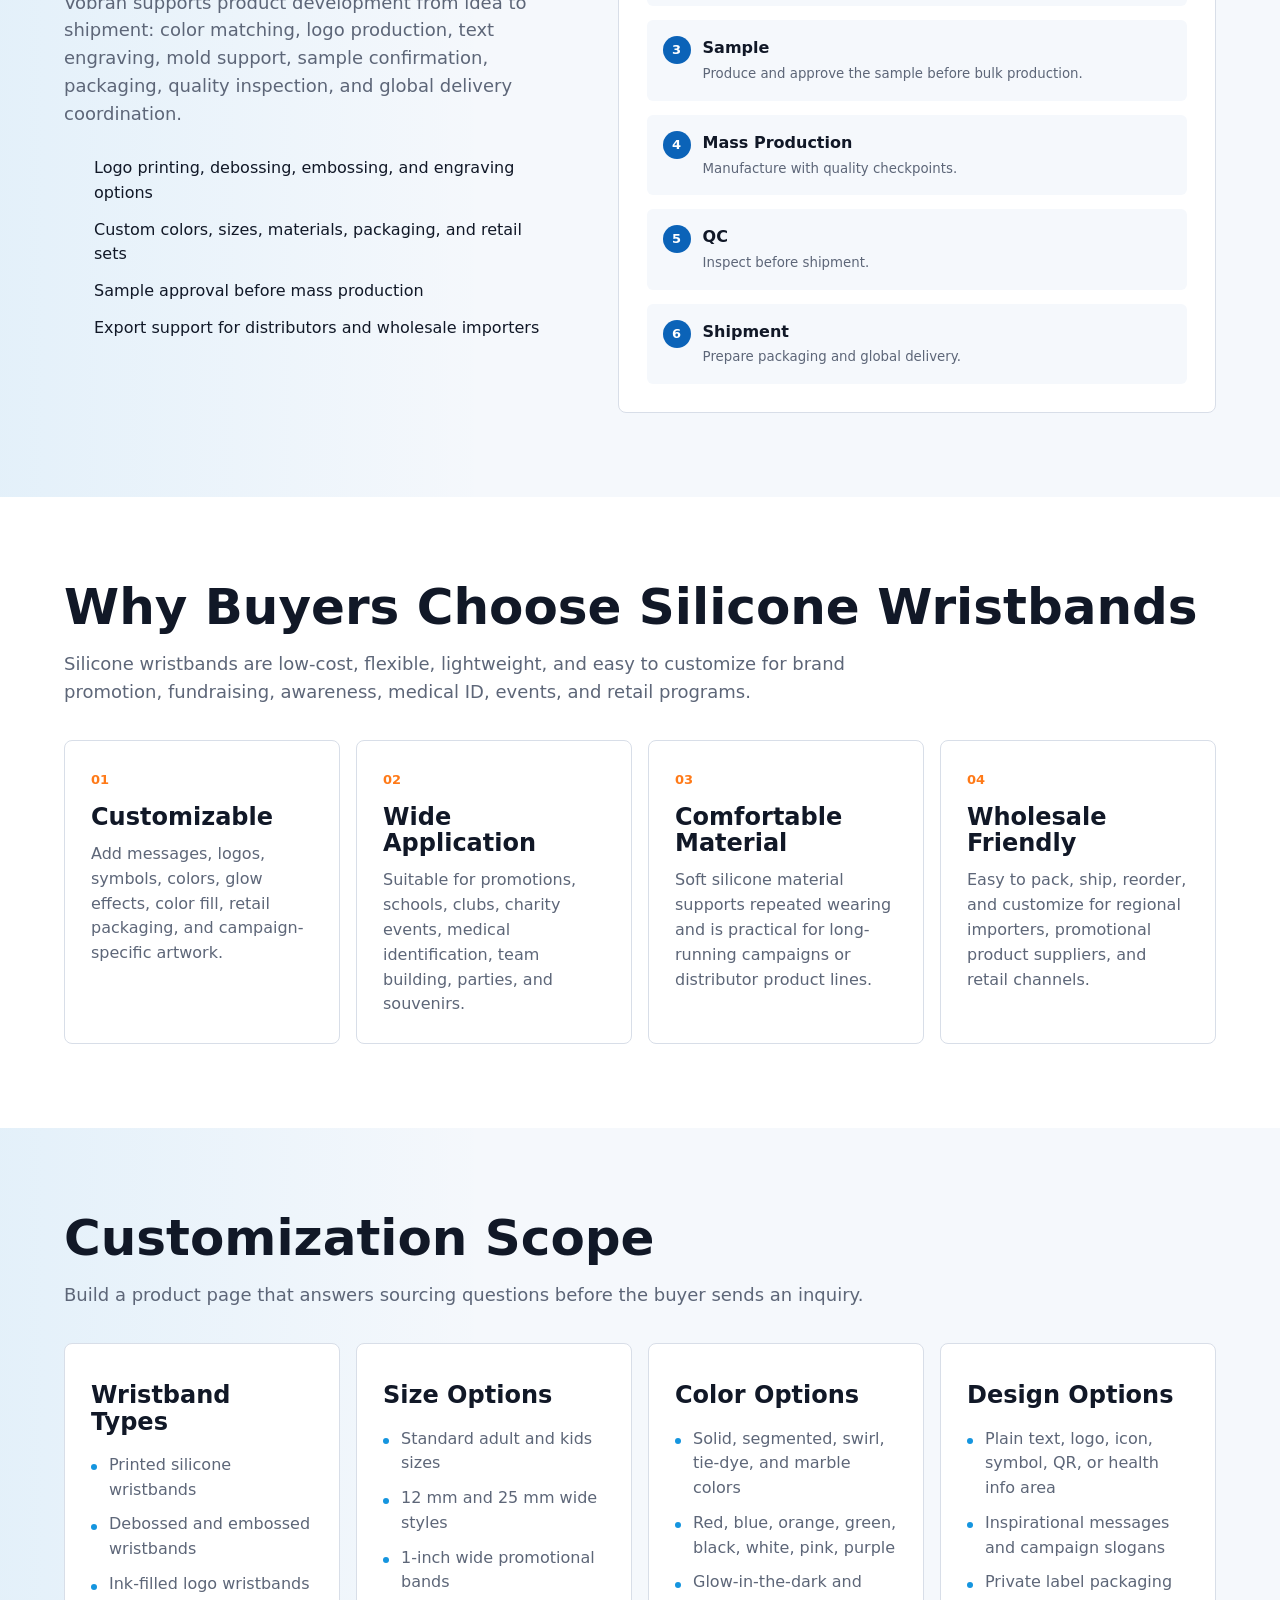
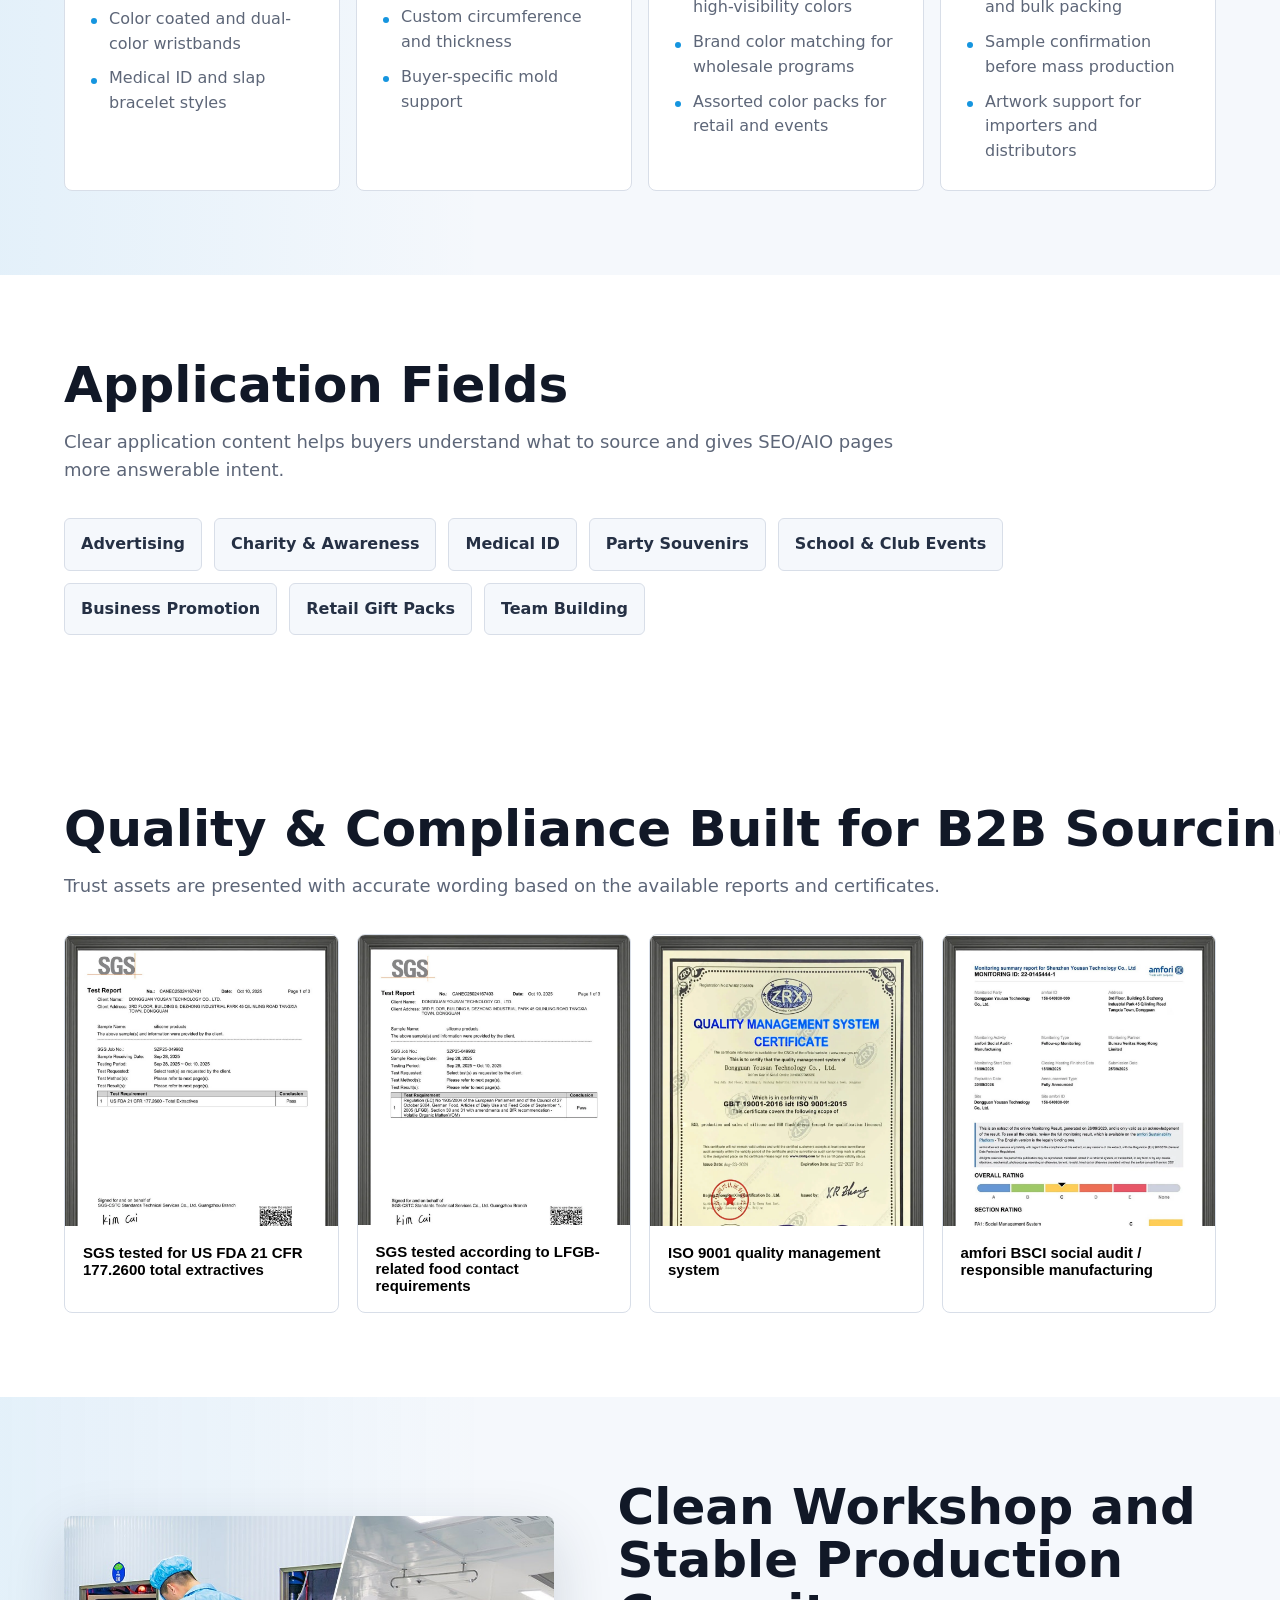
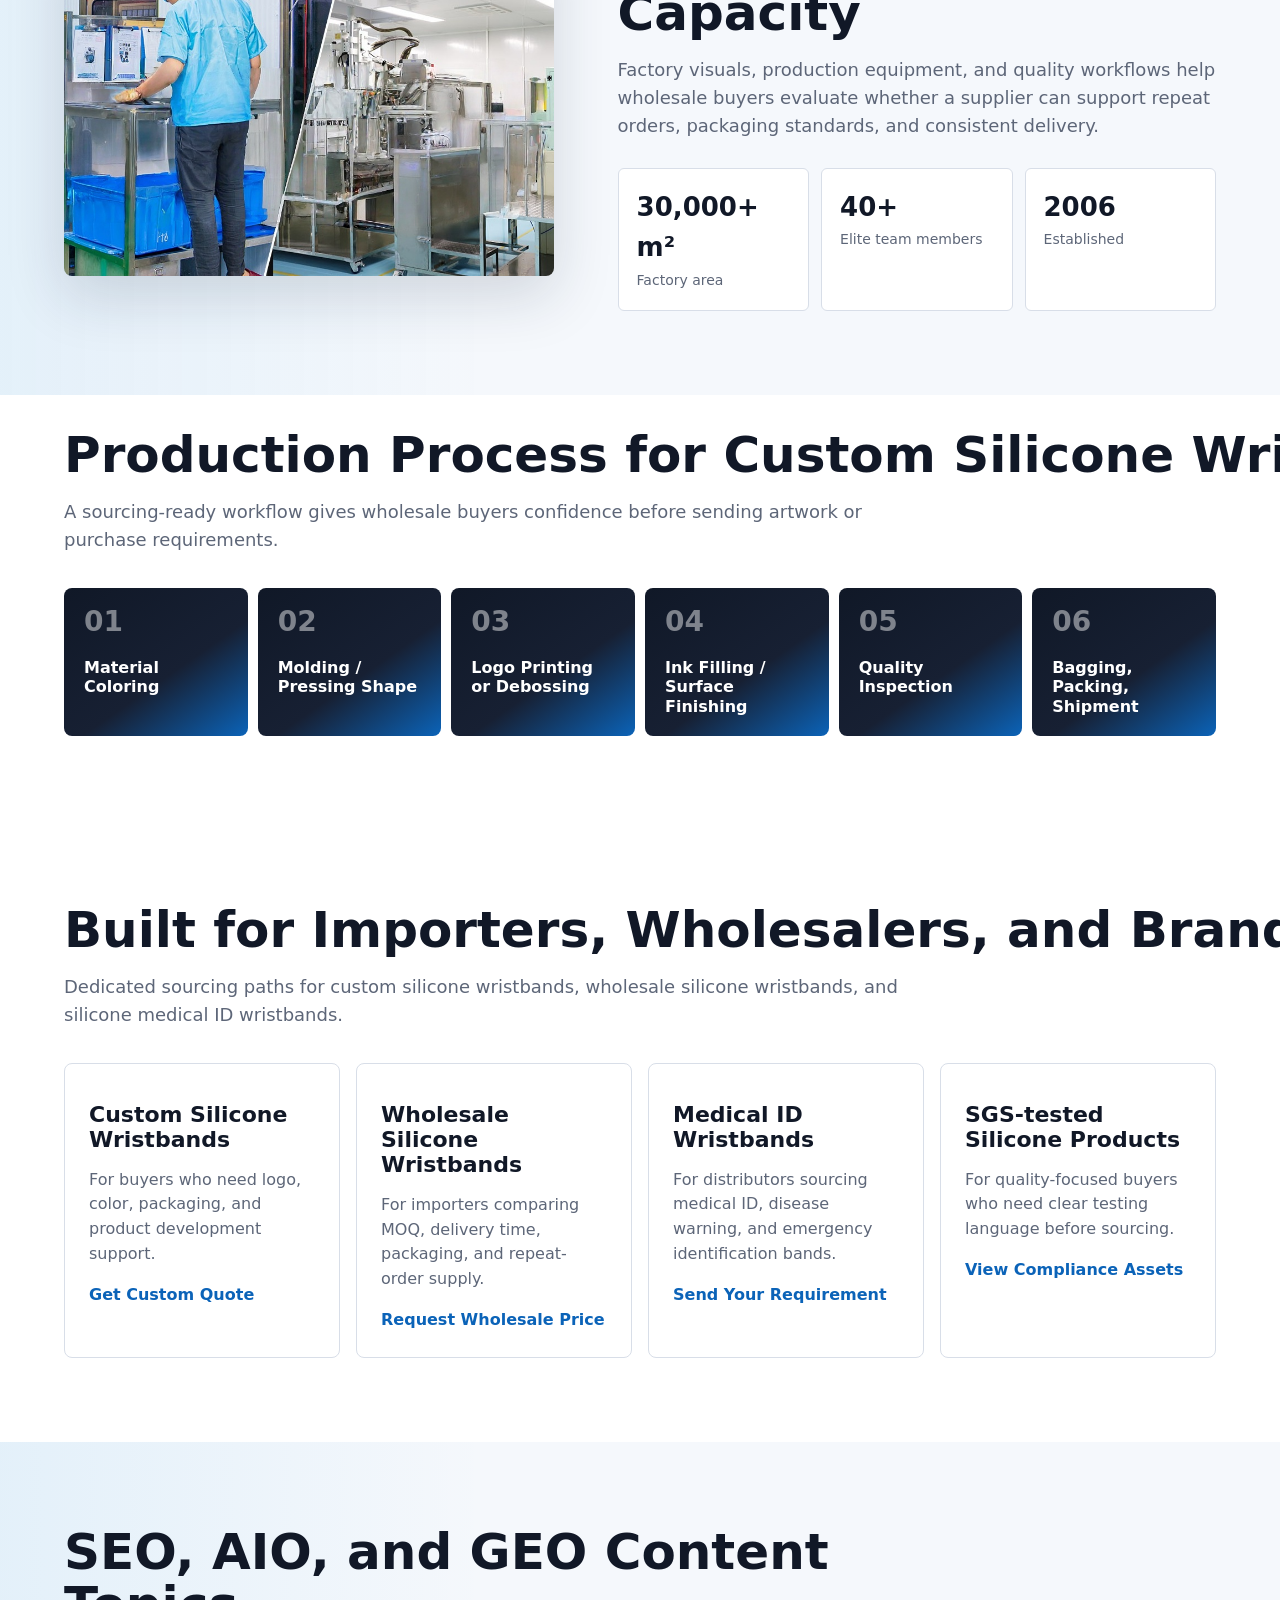
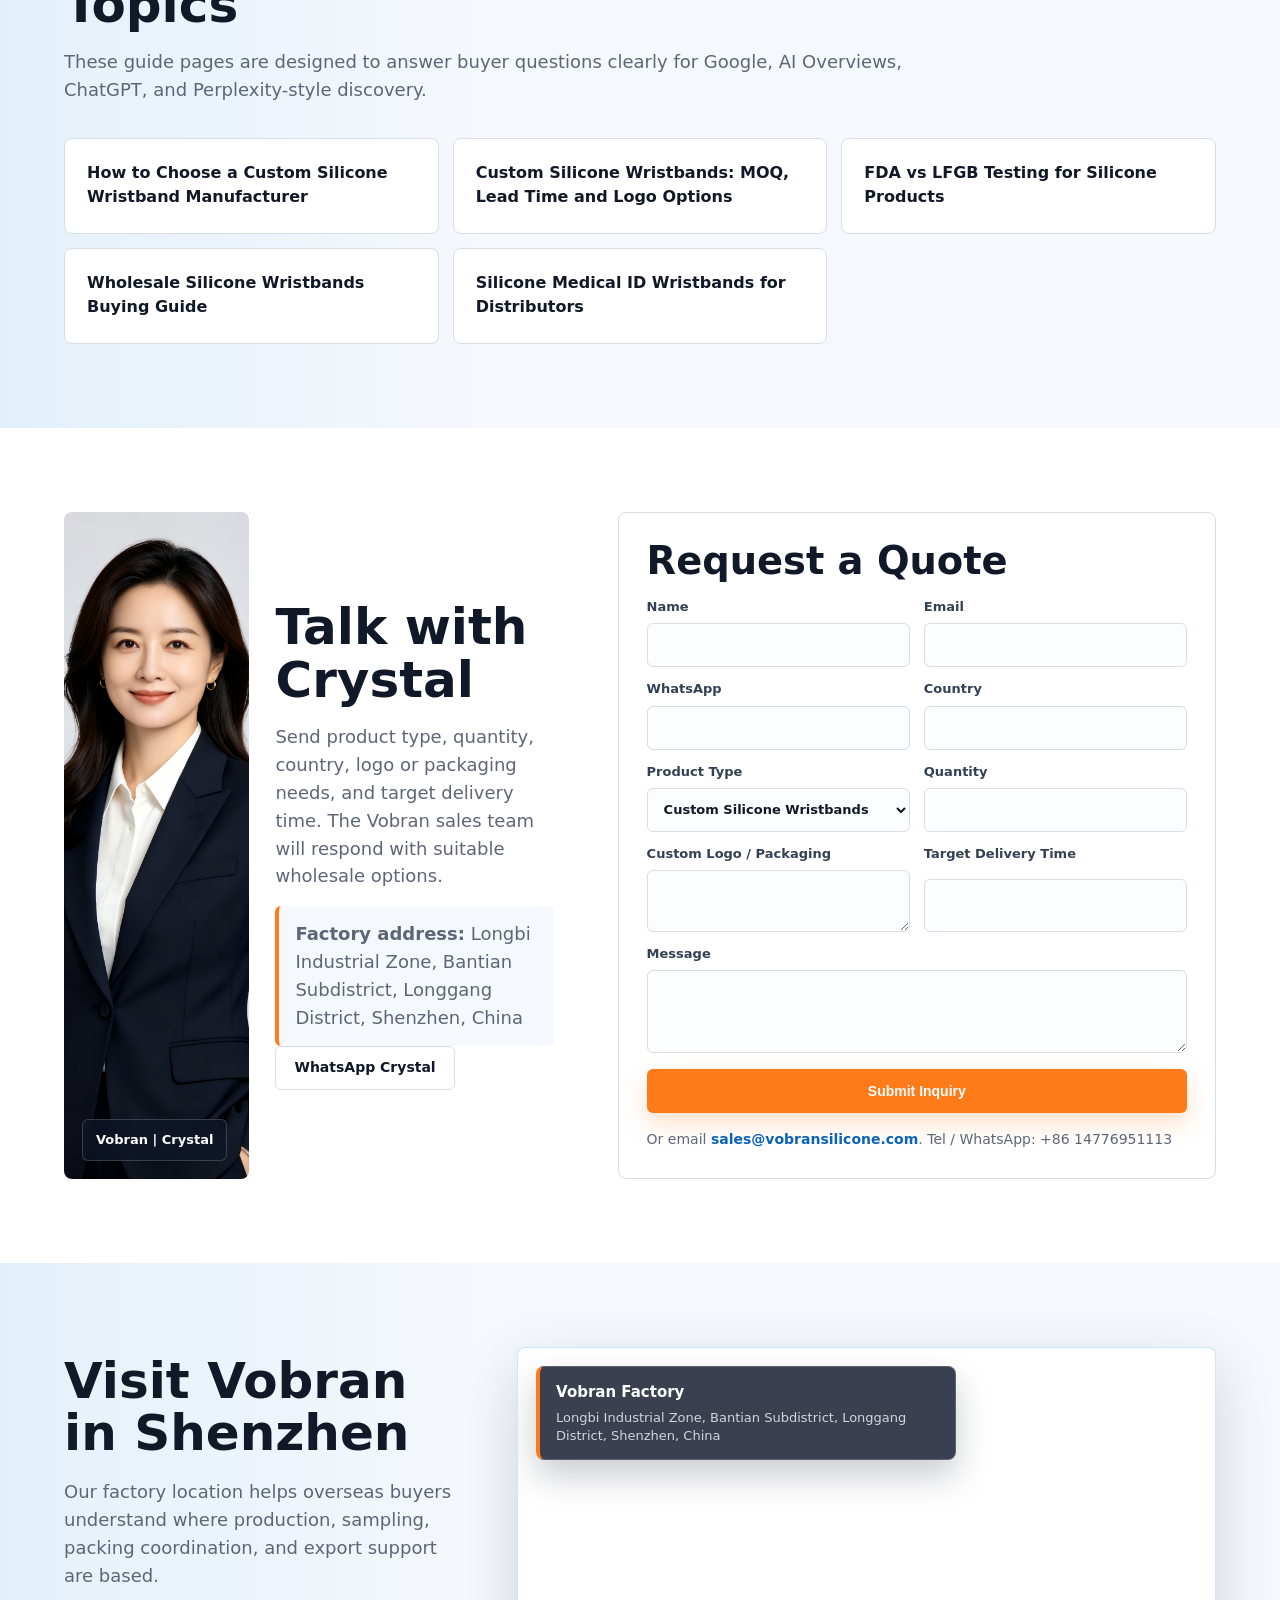
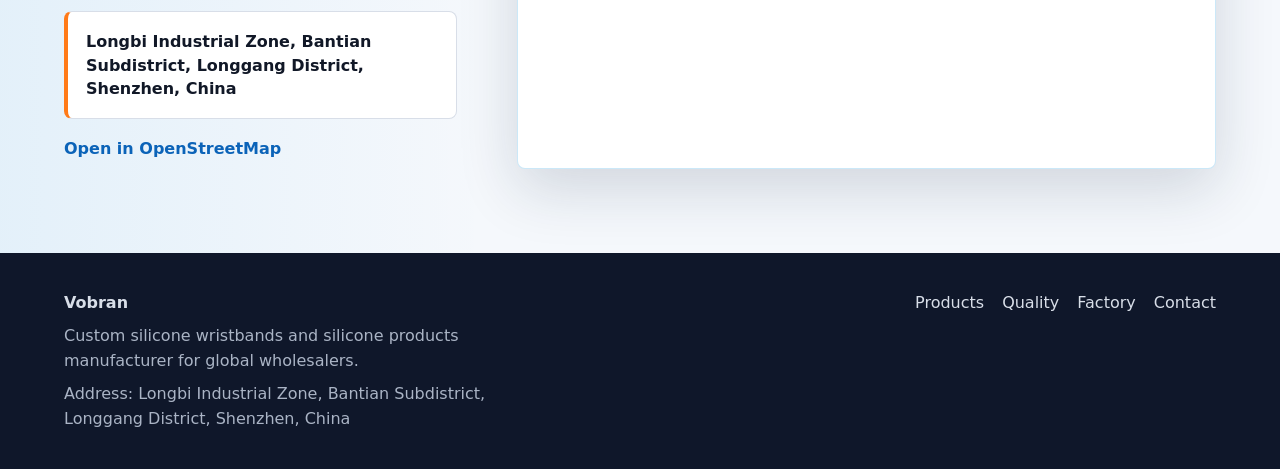
<file: 6-13/index.html>
﻿<!doctype html>
<html lang="en">
  <head>
    <meta charset="UTF-8" />
    <meta name="viewport" content="width=device-width, initial-scale=1.0" />
    <title>Vobran | Custom Silicone Wristbands Manufacturer</title>
    <meta
      name="description"
      content="Vobran manufactures custom silicone wristbands and silicone products for global wholesalers, with OEM/ODM support, SGS-tested materials, ISO 9001 quality management, and responsible manufacturing."
    />
    <meta name="keywords" content="silicone wristbands manufacturer, custom silicone wristbands manufacturer, silicone wristbands wholesale, silicone medical ID wristbands, silicone products factory China" />
    <link rel="stylesheet" href="styles.css" />
    <script type="application/ld+json">
      {
        "@context": "https://schema.org",
        "@type": "Organization",
        "name": "Vobran",
        "url": "https://www.vobransilicone.com",
        "email": "sales@vobransilicone.com",
        "telephone": "+86 14776951113",
        "description": "Source manufacturer of custom silicone wristbands and silicone products for global wholesalers.",
        "sameAs": []
      }
    </script>
    <script type="application/ld+json">
      {
        "@context": "https://schema.org",
        "@type": "FAQPage",
        "mainEntity": [
          {
            "@type": "Question",
            "name": "What is the MOQ for custom silicone wristbands?",
            "acceptedAnswer": {
              "@type": "Answer",
              "text": "MOQ depends on design, size, color, packaging, and order requirements. Buyers can submit quantity and customization details to receive a wholesale quote."
            }
          },
          {
            "@type": "Question",
            "name": "Can Vobran customize logos, colors, and packaging?",
            "acceptedAnswer": {
              "@type": "Answer",
              "text": "Yes. Vobran supports OEM/ODM customization including colors, debossed or printed logos, engraving, packaging, and sample confirmation before mass production."
            }
          },
          {
            "@type": "Question",
            "name": "Are Vobran silicone products tested?",
            "acceptedAnswer": {
              "@type": "Answer",
              "text": "Available reports include SGS testing to US FDA 21 CFR 177.2600 total extractives, SGS LFGB-related food contact testing, ISO 9001 quality management, and amfori BSCI social audit documents."
            }
          }
        ]
      }
    </script>
  </head>
  <body>
    <header class="site-header">
      <a class="brand" href="#home" aria-label="Vobran home">
        <span class="brand-mark">V</span>
        <span>Vobran</span>
      </a>
      <button class="nav-toggle" type="button" aria-label="Open menu" aria-expanded="false">
        <span></span>
        <span></span>
        <span></span>
      </button>
      <nav class="main-nav" aria-label="Main navigation">
        <div class="nav-item has-mega">
          <a href="#products">Products</a>
          <div class="mega-menu" role="menu" aria-label="Products menu">
            <div class="mega-intro">
              <strong>Product Range</strong>
              <p>Silicone wristbands for distributors, promotional buyers, medical ID sourcing, and retail-ready slap bracelet programs.</p>
              <a class="mega-cta" href="#contact">Request Product Catalog</a>
            </div>
            <div class="mega-grid">
              <a href="#products"><span>Medical ID</span><strong>Silicone Medical ID Wristbands</strong><small>Disease warning, ICE contact, QR and custom text options.</small></a>
              <a href="#products"><span>1-inch</span><strong>Wide Silicone Wristbands</strong><small>Logo-driven bands for campaigns, music, events, and clubs.</small></a>
              <a href="products/silicone-slap-bracelets/"><span>Slap</span><strong>Silicone Slap Bracelets</strong><small>Kids, party, ruler, sensory, charm, and USB bracelet concepts.</small></a>
              <a href="#wholesale"><span>Wholesale</span><strong>Bulk Wristband Programs</strong><small>MOQ, packaging, repeat order, and global delivery support.</small></a>
            </div>
          </div>
        </div>
        <div class="nav-item has-mega">
          <a href="#custom">Custom Service</a>
          <div class="mega-menu compact" role="menu" aria-label="Custom service menu">
            <div class="mega-intro">
              <strong>OEM/ODM Service</strong>
              <p>From buyer artwork to sample confirmation and mass production.</p>
              <a class="mega-cta" href="#contact">Send Your Design</a>
            </div>
            <div class="mega-grid">
              <a href="#custom"><span>Branding</span><strong>Logo & Text</strong><small>Printing, debossing, embossing, engraving, and color fill.</small></a>
              <a href="#custom"><span>Product</span><strong>Color, Size & Mold</strong><small>Custom colors, dimensions, material options, and mold support.</small></a>
              <a href="#custom"><span>Packaging</span><strong>Retail-ready Sets</strong><small>Bulk packs, display packs, private label, and distributor packaging.</small></a>
            </div>
          </div>
        </div>
        <a href="#wholesale">Wholesale</a>
        <div class="nav-item has-mega">
          <a href="#quality">Quality & Compliance</a>
          <div class="mega-menu compact" role="menu" aria-label="Quality and compliance menu">
            <div class="mega-intro">
              <strong>Trust Assets</strong>
              <p>Accurate compliance wording based on available reports and certificates.</p>
              <a class="mega-cta" href="#quality">View Certificates</a>
            </div>
            <div class="mega-grid">
              <a href="#quality"><span>SGS</span><strong>US FDA 21 CFR 177.2600</strong><small>Tested for total extractives.</small></a>
              <a href="#quality"><span>SGS</span><strong>LFGB-related Testing</strong><small>Food contact requirement reference for silicone products.</small></a>
              <a href="#quality"><span>Factory</span><strong>ISO 9001 & amfori BSCI</strong><small>Quality management and responsible manufacturing assets.</small></a>
            </div>
          </div>
        </div>
        <a href="#factory">Factory</a>
        <a href="#resources">Resources</a>
        <a href="#about">About</a>
      </nav>
      <a class="header-cta" href="inquiry.html">Get a Quote</a>
    </header>

    <main id="home">
      <section class="hero section-band">
        <img class="hero-bg-image" src="assets/factory/factory-hero.png" alt="Vobran silicone wristband compression molding production workshop" />
        <div class="hero-copy">
          <h1>
            <span class="hero-title-line">Custom Silicone Wristbands</span>
            <span class="hero-title-line">Manufacturer</span>
          </h1>
          <p class="hero-lede">
            OEM/ODM silicone wristbands for medical ID, promotional campaigns,
            charity events, and wholesale distributors worldwide.
          </p>
          <div class="hero-actions">
            <a class="button primary" href="inquiry.html">Get a Quote <span aria-hidden="true">&rarr;</span></a>
            <a class="button secondary" href="#products">View Products</a>
          </div>
          <div class="trust-strip" aria-label="Vobran trust highlights">
            <span>Since 2006</span>
            <span>30,000+ m² Factory</span>
            <span>OEM/ODM</span>
            <span>SGS Tested</span>
            <span>ISO 9001</span>
            <span>amfori BSCI</span>
          </div>
          <div class="hero-capabilities" aria-label="Vobran manufacturing advantages">
            <div>
              <svg viewBox="0 0 48 48" aria-hidden="true">
                <path d="M6 40h36M8 40V22l9 5v-5l9 5v-9h12v22M13 34h4M22 34h4M31 34h4" />
              </svg>
              <span>Since 2006<br />Manufacturing</span>
            </div>
            <div>
              <svg viewBox="0 0 48 48" aria-hidden="true">
                <path d="M24 5l15 6v11c0 10-6 17-15 21C15 39 9 32 9 22V11l15-6z" />
                <path d="M17 24l5 5 10-12" />
              </svg>
              <span>SGS Tested<br />Materials</span>
            </div>
            <div>
              <svg viewBox="0 0 48 48" aria-hidden="true">
                <path d="M10 38l12-12M18 42l-8-8M28 8l12 12M34 6l8 8M22 26l12-12M9 12l7-4 24 24-4 7L9 12z" />
              </svg>
              <span>OEM/ODM<br />Customization</span>
            </div>
            <div>
              <svg viewBox="0 0 48 48" aria-hidden="true">
                <path d="M24 5a19 19 0 100 38 19 19 0 000-38z" />
                <path d="M5 24h38M24 5c6 6 9 12 9 19s-3 13-9 19M24 5c-6 6-9 12-9 19s3 13 9 19" />
              </svg>
              <span>Global Shipping<br />Support</span>
            </div>
          </div>
        </div>
      </section>

      <section class="products" id="products">
        <div class="section-heading">
          <h2>Silicone Wristbands for Global Buyers</h2>
          <p>Focused product pages for importers, wholesalers, distributors, brand buyers, and promotional product sourcing teams.</p>
        </div>
        <div class="product-showcase" aria-label="Featured Vobran silicone wristband products">
          <article class="product-photo-card">
            <img src="assets/products/medical-id/dual-color-medical-alert.webp" alt="Dual-color silicone medical alert bracelet with ICE contact space" />
            <div>
              <span>Medical ID</span>
              <h3>Dual-color Medical Alert Bracelet</h3>
              <p>Custom ICE contact area, color matching, and distributor packaging.</p>
            </div>
          </article>
          <article class="product-photo-card">
            <img src="assets/products/medical-id/multi-condition-medical-alert.webp" alt="Multi-condition silicone medical alert bracelet set" />
            <div>
              <span>Medical ID</span>
              <h3>Multi-condition Alert Bracelet Set</h3>
              <p>Blood thinner, allergy, diabetes, epilepsy, and other warning text options.</p>
            </div>
          </article>
          <article class="product-photo-card">
            <img src="assets/products/medical-id/scan-me-health-info.webp" alt="Scan me health information silicone medical ID wristband" />
            <div>
              <span>Medical ID</span>
              <h3>Scan-me Health Info Wristband</h3>
              <p>Modern medical ID style for buyers who need QR or health info concepts.</p>
            </div>
          </article>
          <article class="product-photo-card">
            <img src="assets/products/one-inch/bulk-music-event-wristbands.webp" alt="Bulk 1-inch silicone wristbands for music events and parties" />
            <div>
              <span>1-inch Wristband</span>
              <h3>Bulk Event Silicone Wristbands</h3>
              <p>Wide wristband format for events, music fans, campaigns, and retail sets.</p>
            </div>
          </article>
          <article class="product-photo-card">
            <img src="assets/products/one-inch/custom-band-logo-wristband.webp" alt="Custom band logo 1-inch silicone bracelet" />
            <div>
              <span>1-inch Wristband</span>
              <h3>Custom Logo Wide Wristband</h3>
              <p>Logo-driven style for brand programs, clubs, fan merchandise, and promotions.</p>
            </div>
          </article>
          <article class="product-photo-card">
            <img src="assets/products/slap/ruler-slap-bracelets-bulk.webp" alt="Assorted color ruler slap bracelets bulk pack" />
            <div>
              <span>Slap Bracelet</span>
              <h3>Ruler Slap Bracelets Bulk Pack</h3>
              <p>Educational and promotional slap bracelet style with assorted colors.</p>
              <a href="products/silicone-slap-bracelets/">View Details</a>
            </div>
          </article>
          <article class="product-photo-card">
            <img src="assets/products/slap/tie-dye-love-slap-bracelets.webp" alt="Colorful tie-dye slap bracelets with love lettering" />
            <div>
              <span>Slap Bracelet</span>
              <h3>Tie-dye Letter Slap Bracelets</h3>
              <p>Colorful retail-ready style for kids, gifts, party packs, and campaigns.</p>
              <a href="products/silicone-slap-bracelets/">View Details</a>
            </div>
          </article>
          <article class="product-photo-card">
            <img src="assets/products/slap/kids-mermaid-slap-bracelets.webp" alt="Kids mermaid colorful cartoon slap bracelets" />
            <div>
              <span>Slap Bracelet</span>
              <h3>Kids Mermaid Slap Bracelets</h3>
              <p>Bright cartoon pattern option for children, gifts, events, and seasonal orders.</p>
              <a href="products/silicone-slap-bracelets/">View Details</a>
            </div>
          </article>
          <article class="product-photo-card">
            <img src="assets/products/slap/lotus-charm-slap-bracelets.webp" alt="Multi-color slap bracelets with lotus charm lockets" />
            <div>
              <span>Slap Bracelet</span>
              <h3>Charm Locket Slap Bracelets</h3>
              <p>Novelty slap bracelet style with charm details and colorful wholesale options.</p>
              <a href="products/silicone-slap-bracelets/">View Details</a>
            </div>
          </article>
          <article class="product-photo-card">
            <img src="assets/products/slap/textured-sensory-slap-bracelets.webp" alt="Textured sensory slap bracelets for kids and stress relief" />
            <div>
              <span>Slap Bracelet</span>
              <h3>Textured Sensory Slap Bracelets</h3>
              <p>Fidget and sensory-inspired wristband option for kids and gift channels.</p>
              <a href="products/silicone-slap-bracelets/">View Details</a>
            </div>
          </article>
          <article class="product-photo-card">
            <img src="assets/products/slap/party-slap-bracelets-size.webp" alt="Vibrant party slap bracelets with size specification" />
            <div>
              <span>Slap Bracelet</span>
              <h3>Party Slap Bracelet Assortment</h3>
              <p>Vibrant 90s-style colors with size reference for wholesale product pages.</p>
              <a href="products/silicone-slap-bracelets/">View Details</a>
            </div>
          </article>
          <article class="product-photo-card">
            <img src="assets/products/slap/usb-slap-bracelet-flash-drives.webp" alt="Multi-color USB slap bracelet flash drives assortment" />
            <div>
              <span>Slap Bracelet</span>
              <h3>USB Slap Bracelet Flash Drives</h3>
              <p>Specialty slap bracelet concept for branded gifts and promotional sourcing.</p>
              <a href="products/silicone-slap-bracelets/">View Details</a>
            </div>
          </article>
        </div>
        <div class="product-grid">
          <article>
            <span class="product-index">01</span>
            <h3>Silicone Medical ID Wristbands</h3>
            <p>Disease warning and medical identification wristbands with custom text, symbols, colors, and packaging.</p>
            <a href="#contact">Send Your Requirement</a>
          </article>
          <article>
            <span class="product-index">02</span>
            <h3>Promotional Silicone Wristbands</h3>
            <p>Campaign, event, school, club, and brand slogan wristbands for wholesale promotion programs.</p>
            <a href="#custom">Customize Logo</a>
          </article>
          <article>
            <span class="product-index">03</span>
            <h3>Charity Silicone Wristbands</h3>
            <p>Awareness and fundraising wristbands with color matching, message customization, and bulk packaging.</p>
            <a href="#wholesale">Request Wholesale Price</a>
          </article>
          <article>
            <span class="product-index">04</span>
            <h3>1-inch Silicone Wristbands</h3>
            <p>Wider bands for stronger branding, campaign visibility, and distributor-ready product lines.</p>
            <a href="#contact">Ask for Samples</a>
          </article>
          <article>
            <span class="product-index">05</span>
            <h3>Silicone Slap Bracelets</h3>
            <p>Flexible slap bracelet options for gifts, promotions, seasonal campaigns, and retail packaging.</p>
            <a href="products/silicone-slap-bracelets/">View Slap Bracelet Styles</a>
          </article>
        </div>
      </section>

      <section class="custom section-band" id="custom">
        <div class="split-copy">
          <h2>OEM/ODM Custom Manufacturing</h2>
          <p>
            Vobran supports product development from idea to shipment: color matching,
            logo production, text engraving, mold support, sample confirmation, packaging,
            quality inspection, and global delivery coordination.
          </p>
          <ul class="feature-list">
            <li>Logo printing, debossing, embossing, and engraving options</li>
            <li>Custom colors, sizes, materials, packaging, and retail sets</li>
            <li>Sample approval before mass production</li>
            <li>Export support for distributors and wholesale importers</li>
          </ul>
        </div>
        <div class="process-panel">
          <h3>Wholesale Production Flow</h3>
          <ol>
            <li><span>Inquiry</span><small>Buyer sends product type, quantity, and design.</small></li>
            <li><span>Design</span><small>Confirm color, logo, size, packaging, and sample details.</small></li>
            <li><span>Sample</span><small>Produce and approve the sample before bulk production.</small></li>
            <li><span>Mass Production</span><small>Manufacture with quality checkpoints.</small></li>
            <li><span>QC</span><small>Inspect before shipment.</small></li>
            <li><span>Shipment</span><small>Prepare packaging and global delivery.</small></li>
          </ol>
        </div>
      </section>

      <section class="buyer-guide">
        <div class="section-heading">
          <h2>Why Buyers Choose Silicone Wristbands</h2>
          <p>Silicone wristbands are low-cost, flexible, lightweight, and easy to customize for brand promotion, fundraising, awareness, medical ID, events, and retail programs.</p>
        </div>
        <div class="value-grid">
          <article>
            <span>01</span>
            <h3>Customizable</h3>
            <p>Add messages, logos, symbols, colors, glow effects, color fill, retail packaging, and campaign-specific artwork.</p>
          </article>
          <article>
            <span>02</span>
            <h3>Wide Application</h3>
            <p>Suitable for promotions, schools, clubs, charity events, medical identification, team building, parties, and souvenirs.</p>
          </article>
          <article>
            <span>03</span>
            <h3>Comfortable Material</h3>
            <p>Soft silicone material supports repeated wearing and is practical for long-running campaigns or distributor product lines.</p>
          </article>
          <article>
            <span>04</span>
            <h3>Wholesale Friendly</h3>
            <p>Easy to pack, ship, reorder, and customize for regional importers, promotional product suppliers, and retail channels.</p>
          </article>
        </div>
      </section>

      <section class="options section-band">
        <div class="section-heading">
          <h2>Customization Scope</h2>
          <p>Build a product page that answers sourcing questions before the buyer sends an inquiry.</p>
        </div>
        <div class="options-layout">
          <div class="options-card">
            <h3>Wristband Types</h3>
            <ul>
              <li>Printed silicone wristbands</li>
              <li>Debossed and embossed wristbands</li>
              <li>Ink-filled logo wristbands</li>
              <li>Color coated and dual-color wristbands</li>
              <li>Medical ID and slap bracelet styles</li>
            </ul>
          </div>
          <div class="options-card">
            <h3>Size Options</h3>
            <ul>
              <li>Standard adult and kids sizes</li>
              <li>12 mm and 25 mm wide styles</li>
              <li>1-inch wide promotional bands</li>
              <li>Custom circumference and thickness</li>
              <li>Buyer-specific mold support</li>
            </ul>
          </div>
          <div class="options-card">
            <h3>Color Options</h3>
            <ul>
              <li>Solid, segmented, swirl, tie-dye, and marble colors</li>
              <li>Red, blue, orange, green, black, white, pink, purple</li>
              <li>Glow-in-the-dark and high-visibility colors</li>
              <li>Brand color matching for wholesale programs</li>
              <li>Assorted color packs for retail and events</li>
            </ul>
          </div>
          <div class="options-card">
            <h3>Design Options</h3>
            <ul>
              <li>Plain text, logo, icon, symbol, QR, or health info area</li>
              <li>Inspirational messages and campaign slogans</li>
              <li>Private label packaging and bulk packing</li>
              <li>Sample confirmation before mass production</li>
              <li>Artwork support for importers and distributors</li>
            </ul>
          </div>
        </div>
      </section>

      <section class="applications">
        <div class="section-heading">
          <h2>Application Fields</h2>
          <p>Clear application content helps buyers understand what to source and gives SEO/AIO pages more answerable intent.</p>
        </div>
        <div class="application-row">
          <span>Advertising</span>
          <span>Charity & Awareness</span>
          <span>Medical ID</span>
          <span>Party Souvenirs</span>
          <span>School & Club Events</span>
          <span>Business Promotion</span>
          <span>Retail Gift Packs</span>
          <span>Team Building</span>
        </div>
      </section>

      <section class="quality" id="quality">
        <div class="section-heading">
          <h2>Quality & Compliance Built for B2B Sourcing</h2>
          <p>Trust assets are presented with accurate wording based on the available reports and certificates.</p>
        </div>
        <div class="certificate-grid">
          <button class="certificate-card" type="button" data-cert="assets/certificates/sgs-fda-21-cfr.webp">
            <img src="assets/certificates/sgs-fda-21-cfr.webp" alt="SGS report for US FDA 21 CFR 177.2600 total extractives" />
            <span>SGS tested for US FDA 21 CFR 177.2600 total extractives</span>
          </button>
          <button class="certificate-card" type="button" data-cert="assets/certificates/sgs-lfgb.webp">
            <img src="assets/certificates/sgs-lfgb.webp" alt="SGS LFGB-related food contact test report" />
            <span>SGS tested according to LFGB-related food contact requirements</span>
          </button>
          <button class="certificate-card" type="button" data-cert="assets/certificates/iso9001.webp">
            <img src="assets/certificates/iso9001.webp" alt="ISO 9001 quality management system certificate" />
            <span>ISO 9001 quality management system</span>
          </button>
          <button class="certificate-card" type="button" data-cert="assets/certificates/amfori-bsci.webp">
            <img src="assets/certificates/amfori-bsci.webp" alt="amfori BSCI social audit report" />
            <span>amfori BSCI social audit / responsible manufacturing</span>
          </button>
        </div>
      </section>

      <section class="factory section-band" id="factory">
        <div class="factory-image">
          <img src="assets/factory/vobran-factory.jpg" alt="Clean Vobran production workshop and automated silicone production equipment" />
        </div>
        <div class="factory-copy">
          <h2>Clean Workshop and Stable Production Capacity</h2>
          <p>
            Factory visuals, production equipment, and quality workflows help wholesale buyers evaluate whether a supplier can support repeat orders, packaging standards, and consistent delivery.
          </p>
          <div class="factory-stats">
            <div><strong>30,000+ m²</strong><span>Factory area</span></div>
            <div><strong>40+</strong><span>Elite team members</span></div>
            <div><strong>2006</strong><span>Established</span></div>
          </div>
        </div>
      </section>

      <section class="production-flow">
        <div class="section-heading">
          <h2>Production Process for Custom Silicone Wristbands</h2>
          <p>A sourcing-ready workflow gives wholesale buyers confidence before sending artwork or purchase requirements.</p>
        </div>
        <div class="flow-grid">
          <div><strong>01</strong><span>Material Coloring</span></div>
          <div><strong>02</strong><span>Molding / Pressing Shape</span></div>
          <div><strong>03</strong><span>Logo Printing or Debossing</span></div>
          <div><strong>04</strong><span>Ink Filling / Surface Finishing</span></div>
          <div><strong>05</strong><span>Quality Inspection</span></div>
          <div><strong>06</strong><span>Bagging, Packing, Shipment</span></div>
        </div>
      </section>

      <section class="wholesale" id="wholesale">
        <div class="section-heading">
          <h2>Built for Importers, Wholesalers, and Brand Buyers</h2>
          <p>Dedicated sourcing paths for custom silicone wristbands, wholesale silicone wristbands, and silicone medical ID wristbands.</p>
        </div>
        <div class="landing-grid">
          <article>
            <h3>Custom Silicone Wristbands</h3>
            <p>For buyers who need logo, color, packaging, and product development support.</p>
            <a class="text-link" href="#contact">Get Custom Quote</a>
          </article>
          <article>
            <h3>Wholesale Silicone Wristbands</h3>
            <p>For importers comparing MOQ, delivery time, packaging, and repeat-order supply.</p>
            <a class="text-link" href="#contact">Request Wholesale Price</a>
          </article>
          <article>
            <h3>Medical ID Wristbands</h3>
            <p>For distributors sourcing medical ID, disease warning, and emergency identification bands.</p>
            <a class="text-link" href="#contact">Send Your Requirement</a>
          </article>
          <article>
            <h3>SGS-tested Silicone Products</h3>
            <p>For quality-focused buyers who need clear testing language before sourcing.</p>
            <a class="text-link" href="#quality">View Compliance Assets</a>
          </article>
        </div>
      </section>

      <section class="resources section-band" id="resources">
        <div class="section-heading">
          <h2>SEO, AIO, and GEO Content Topics</h2>
          <p>These guide pages are designed to answer buyer questions clearly for Google, AI Overviews, ChatGPT, and Perplexity-style discovery.</p>
        </div>
        <div class="resource-list">
          <a href="resources/choose-custom-silicone-wristband-manufacturer/">How to Choose a Custom Silicone Wristband Manufacturer</a>
          <a href="resources/custom-silicone-wristbands-moq-lead-time-logo-packaging/">Custom Silicone Wristbands: MOQ, Lead Time and Logo Options</a>
          <a href="#quality">FDA vs LFGB Testing for Silicone Products</a>
          <a href="#wholesale">Wholesale Silicone Wristbands Buying Guide</a>
          <a href="resources/silicone-medical-id-wristbands-distributors/">Silicone Medical ID Wristbands for Distributors</a>
        </div>
      </section>

      <section class="about-contact" id="about">
        <div class="contact-person">
          <img src="assets/brand/crystal-vobran.png" alt="Crystal from Vobran sales team" />
          <div>
            <h2>Talk with Crystal</h2>
            <p>Send product type, quantity, country, logo or packaging needs, and target delivery time. The Vobran sales team will respond with suitable wholesale options.</p>
            <p class="address-line"><strong>Factory address:</strong> Longbi Industrial Zone, Bantian Subdistrict, Longgang District, Shenzhen, China</p>
            <a class="button secondary" href="https://wa.me/8614776951113?text=Hello%20Vobran%2C%20I%20want%20to%20request%20a%20quote%20for%20custom%20silicone%20wristbands." target="_blank" rel="noreferrer">WhatsApp Crystal</a>
          </div>
        </div>
        <form class="rfq-form" id="contact">
          <h2>Request a Quote</h2>
          <div class="form-grid">
            <label>Name<input name="name" autocomplete="name" required /></label>
            <label>Email<input type="email" name="email" autocomplete="email" required /></label>
            <label>WhatsApp<input name="whatsapp" autocomplete="tel" /></label>
            <label>Country<input name="country" autocomplete="country-name" required /></label>
            <label>Product Type<select name="productType"><option>Custom Silicone Wristbands</option><option>Wholesale Silicone Wristbands</option><option>Silicone Medical ID Wristbands</option><option>Silicone Slap Bracelets</option><option>Other Silicone Products</option></select></label>
            <label>Quantity<input name="quantity" inputmode="numeric" /></label>
            <label>Custom Logo / Packaging<textarea name="custom" rows="2"></textarea></label>
            <label>Target Delivery Time<input name="delivery" /></label>
            <label class="field-wide">Message<textarea name="message" rows="3"></textarea></label>
          </div>
          <button class="button primary" type="submit">Submit Inquiry</button>
          <p class="form-note">Or email <a href="mailto:sales@vobransilicone.com">sales@vobransilicone.com</a>. Tel / WhatsApp: +86 14776951113</p>
        </form>
      </section>

      <section class="osm-map-section section-band" id="location">
        <div class="map-copy">
          <h2>Visit Vobran in Shenzhen</h2>
          <p>Our factory location helps overseas buyers understand where production, sampling, packing coordination, and export support are based.</p>
          <address>Longbi Industrial Zone, Bantian Subdistrict, Longgang District, Shenzhen, China</address>
          <a class="text-link" href="https://www.openstreetmap.org/search?query=Longbi%20Industrial%20Zone%2C%20Bantian%20Subdistrict%2C%20Longgang%20District%2C%20Shenzhen%2C%20China" target="_blank" rel="noreferrer">Open in OpenStreetMap</a>
        </div>
        <div class="osm-map-card">
          <div class="map-label">
            <strong>Vobran Factory</strong>
            <span>Longbi Industrial Zone, Bantian Subdistrict, Longgang District, Shenzhen, China</span>
          </div>
          <iframe
            title="OpenStreetMap location for Vobran factory in Shenzhen"
            src="https://www.openstreetmap.org/export/embed.html?bbox=114.045%2C22.610%2C114.095%2C22.650&amp;layer=mapnik&amp;marker=22.630%2C114.070"
            loading="lazy"
            referrerpolicy="no-referrer-when-downgrade"
          ></iframe>
        </div>
      </section>
    </main>

    <footer class="site-footer">
      <div>
        <strong>Vobran</strong>
        <p>Custom silicone wristbands and silicone products manufacturer for global wholesalers.</p>
        <p>Address: Longbi Industrial Zone, Bantian Subdistrict, Longgang District, Shenzhen, China</p>
      </div>
      <div>
        <a href="#products">Products</a>
        <a href="#quality">Quality</a>
        <a href="#factory">Factory</a>
        <a href="#contact">Contact</a>
      </div>
    </footer>

    <dialog class="cert-modal" aria-label="Certificate preview">
      <button type="button" class="modal-close" aria-label="Close certificate preview">Close</button>
      <img alt="Certificate enlarged preview" />
    </dialog>
    <a class="whatsapp-float" href="https://wa.me/8614776951113?text=Hello%2C%20I%20am%20interested%20in%20your%20products.%20Please%20send%20me%20more%20details." target="_blank" rel="noreferrer" aria-label="Contact Vobran on WhatsApp">
      <svg viewBox="0 0 32 32" aria-hidden="true">
        <path d="M16 3.2A12.7 12.7 0 0 0 5.1 22.4L3.7 28.8l6.6-1.6A12.7 12.7 0 1 0 16 3.2Zm0 22.9c-2 0-3.8-.6-5.4-1.6l-.4-.3-3.9.9.8-3.8-.3-.4a10.1 10.1 0 1 1 9.2 5.2Zm5.7-7.6c-.3-.2-1.8-.9-2.1-1-.3-.1-.5-.2-.7.2-.2.3-.8 1-1 1.2-.2.2-.4.2-.7.1-.3-.2-1.3-.5-2.5-1.5-.9-.8-1.6-1.8-1.8-2.1-.2-.3 0-.5.1-.7l.5-.6c.2-.2.2-.3.3-.5.1-.2.1-.4 0-.6-.1-.2-.7-1.7-1-2.3-.3-.6-.5-.5-.7-.5h-.6c-.2 0-.6.1-.9.4-.3.3-1.2 1.2-1.2 2.9s1.3 3.4 1.4 3.6c.2.2 2.5 3.8 6 5.3.8.4 1.5.6 2 .8.8.3 1.6.2 2.2.1.7-.1 1.8-.7 2.1-1.4.3-.7.3-1.3.2-1.4-.1-.2-.3-.2-.6-.4Z" />
      </svg>
    </a>
    <div class="toast" role="status" aria-live="polite"></div>
    <script src="script.js"></script>
    <script src="language-switcher.js"></script>
  </body>
</html>
</file>
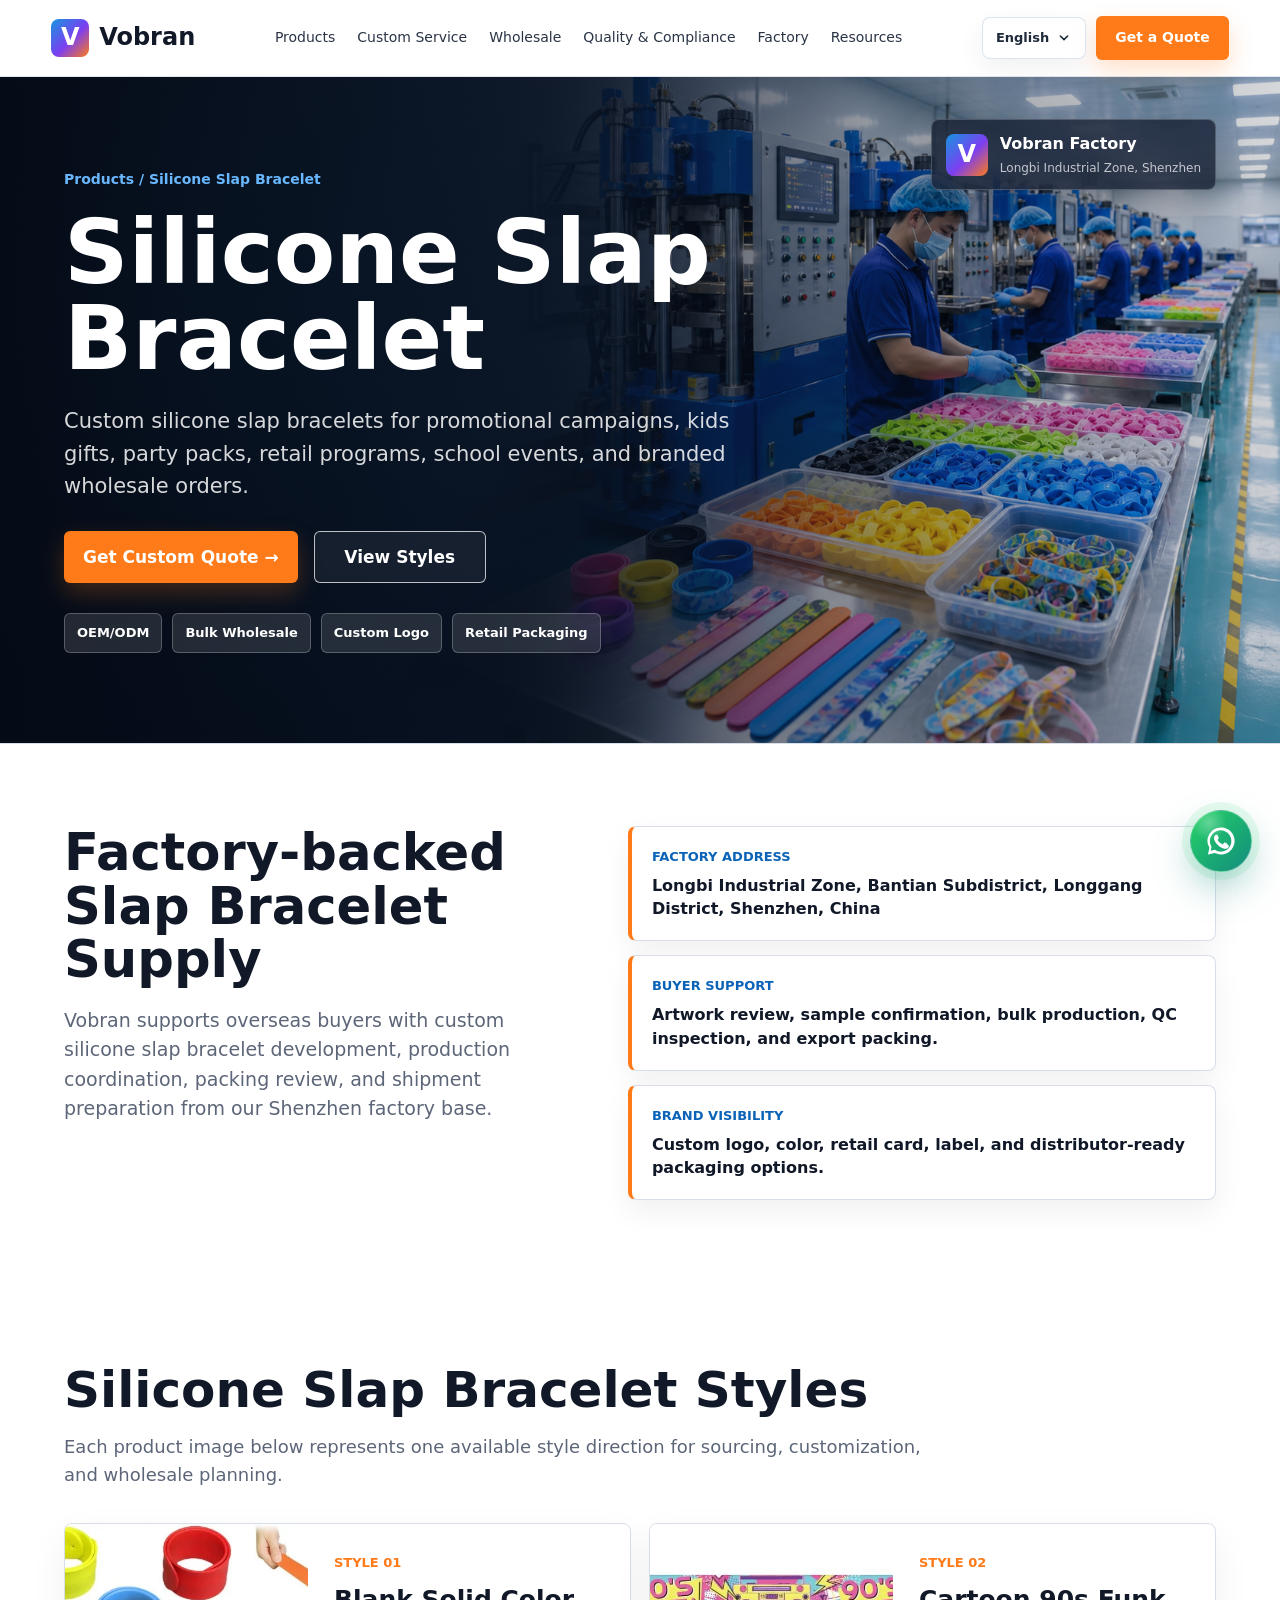
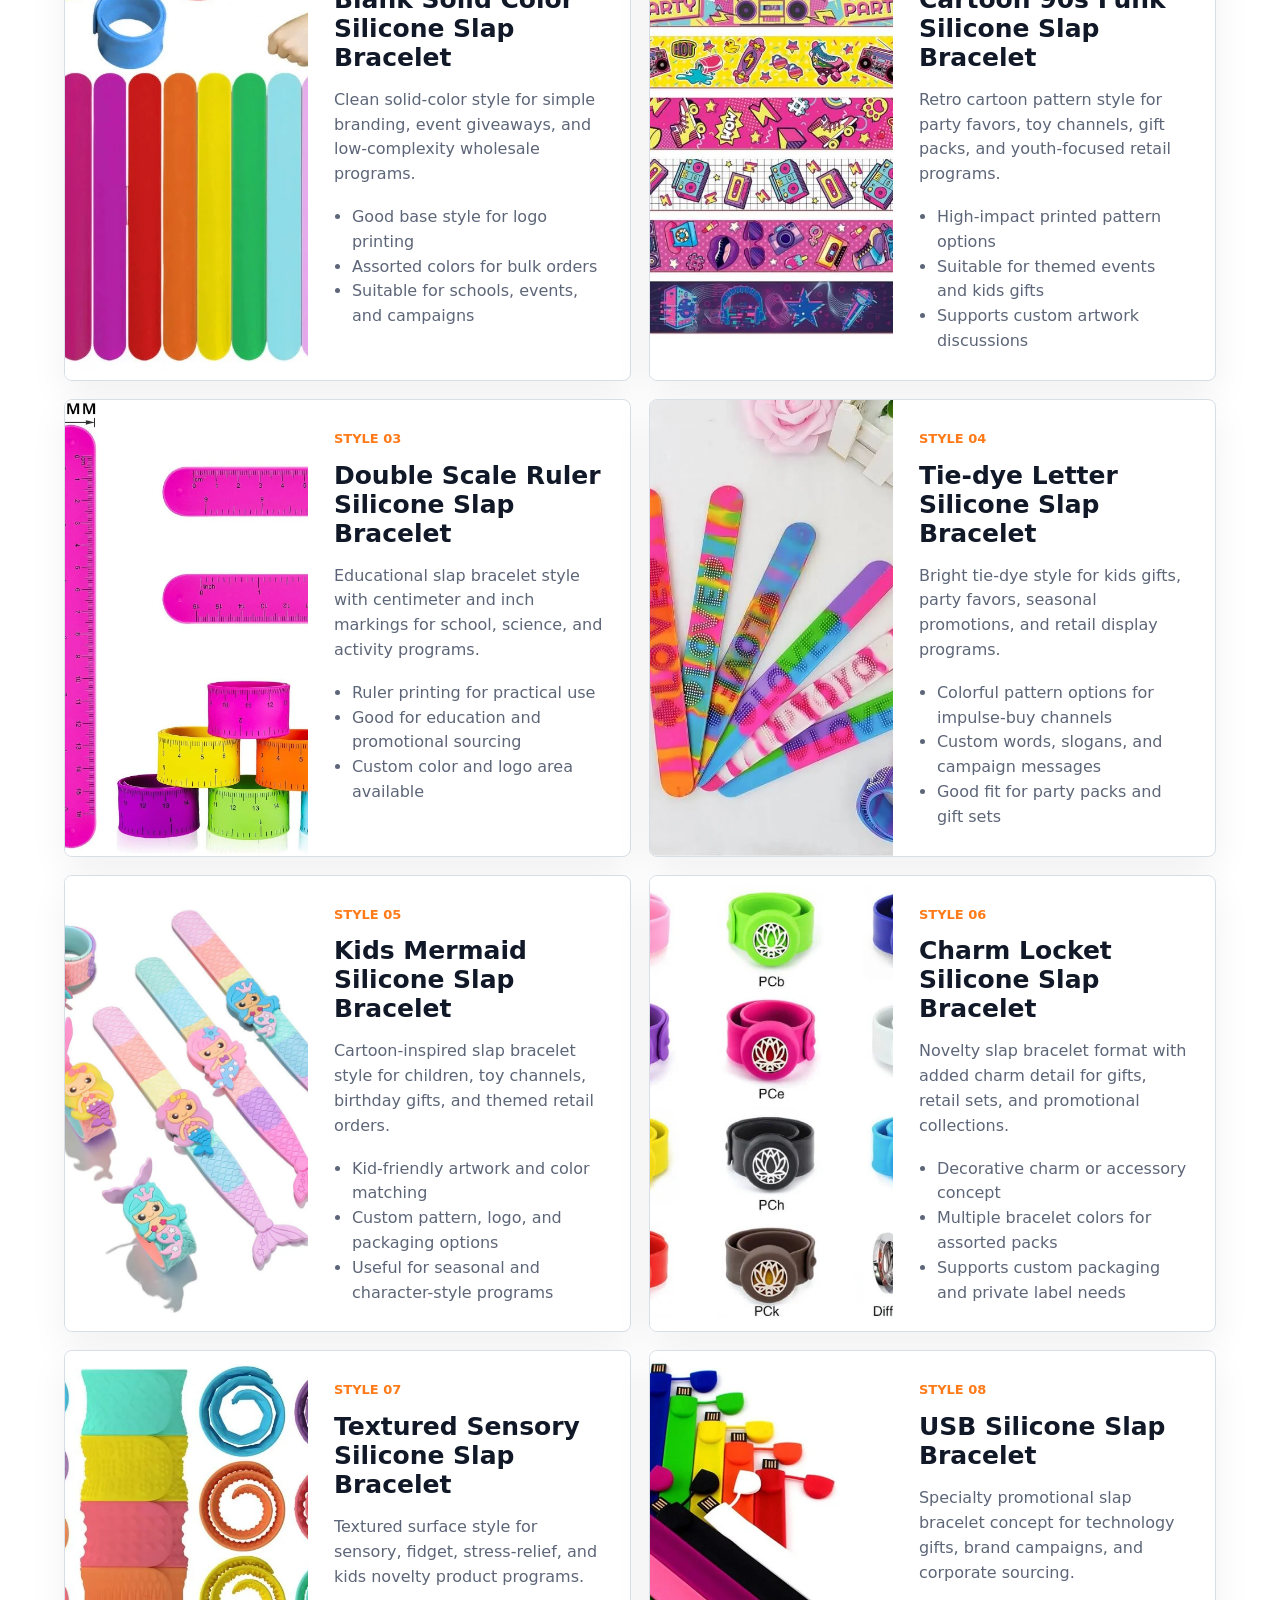
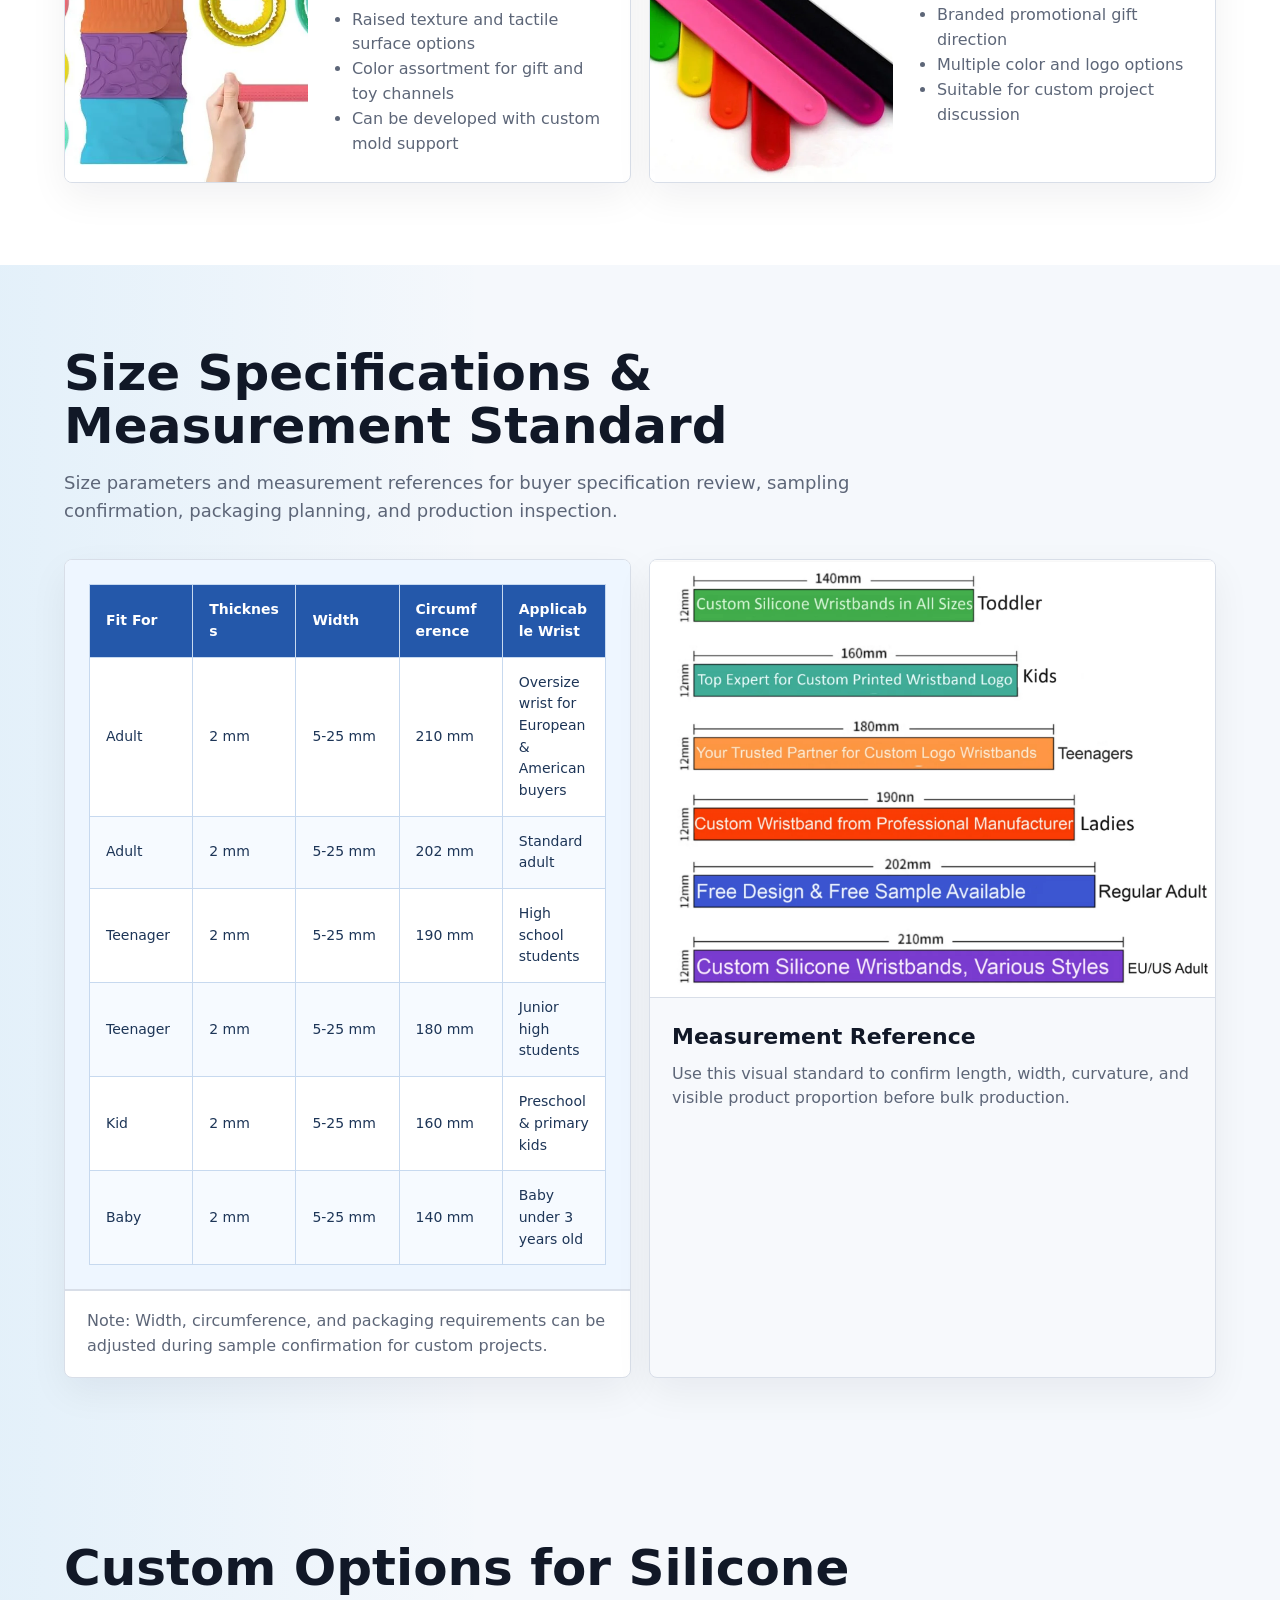
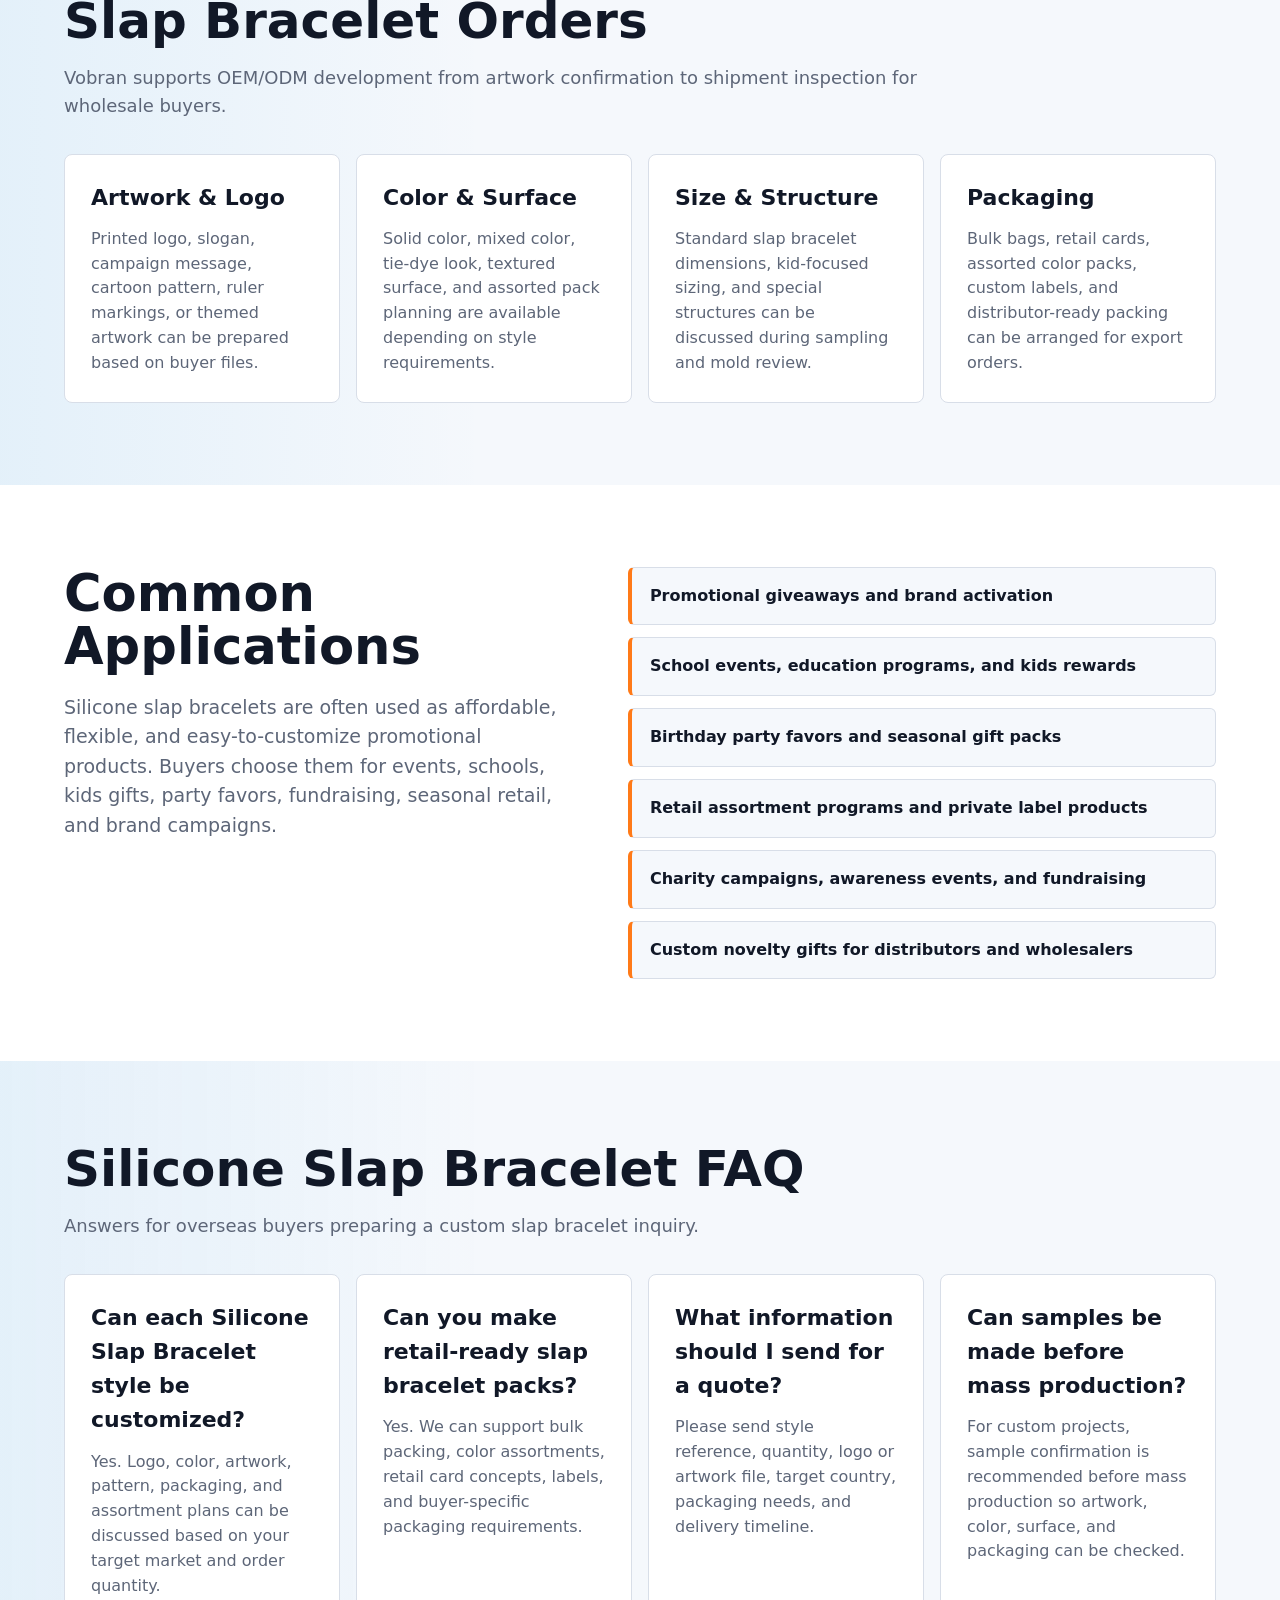
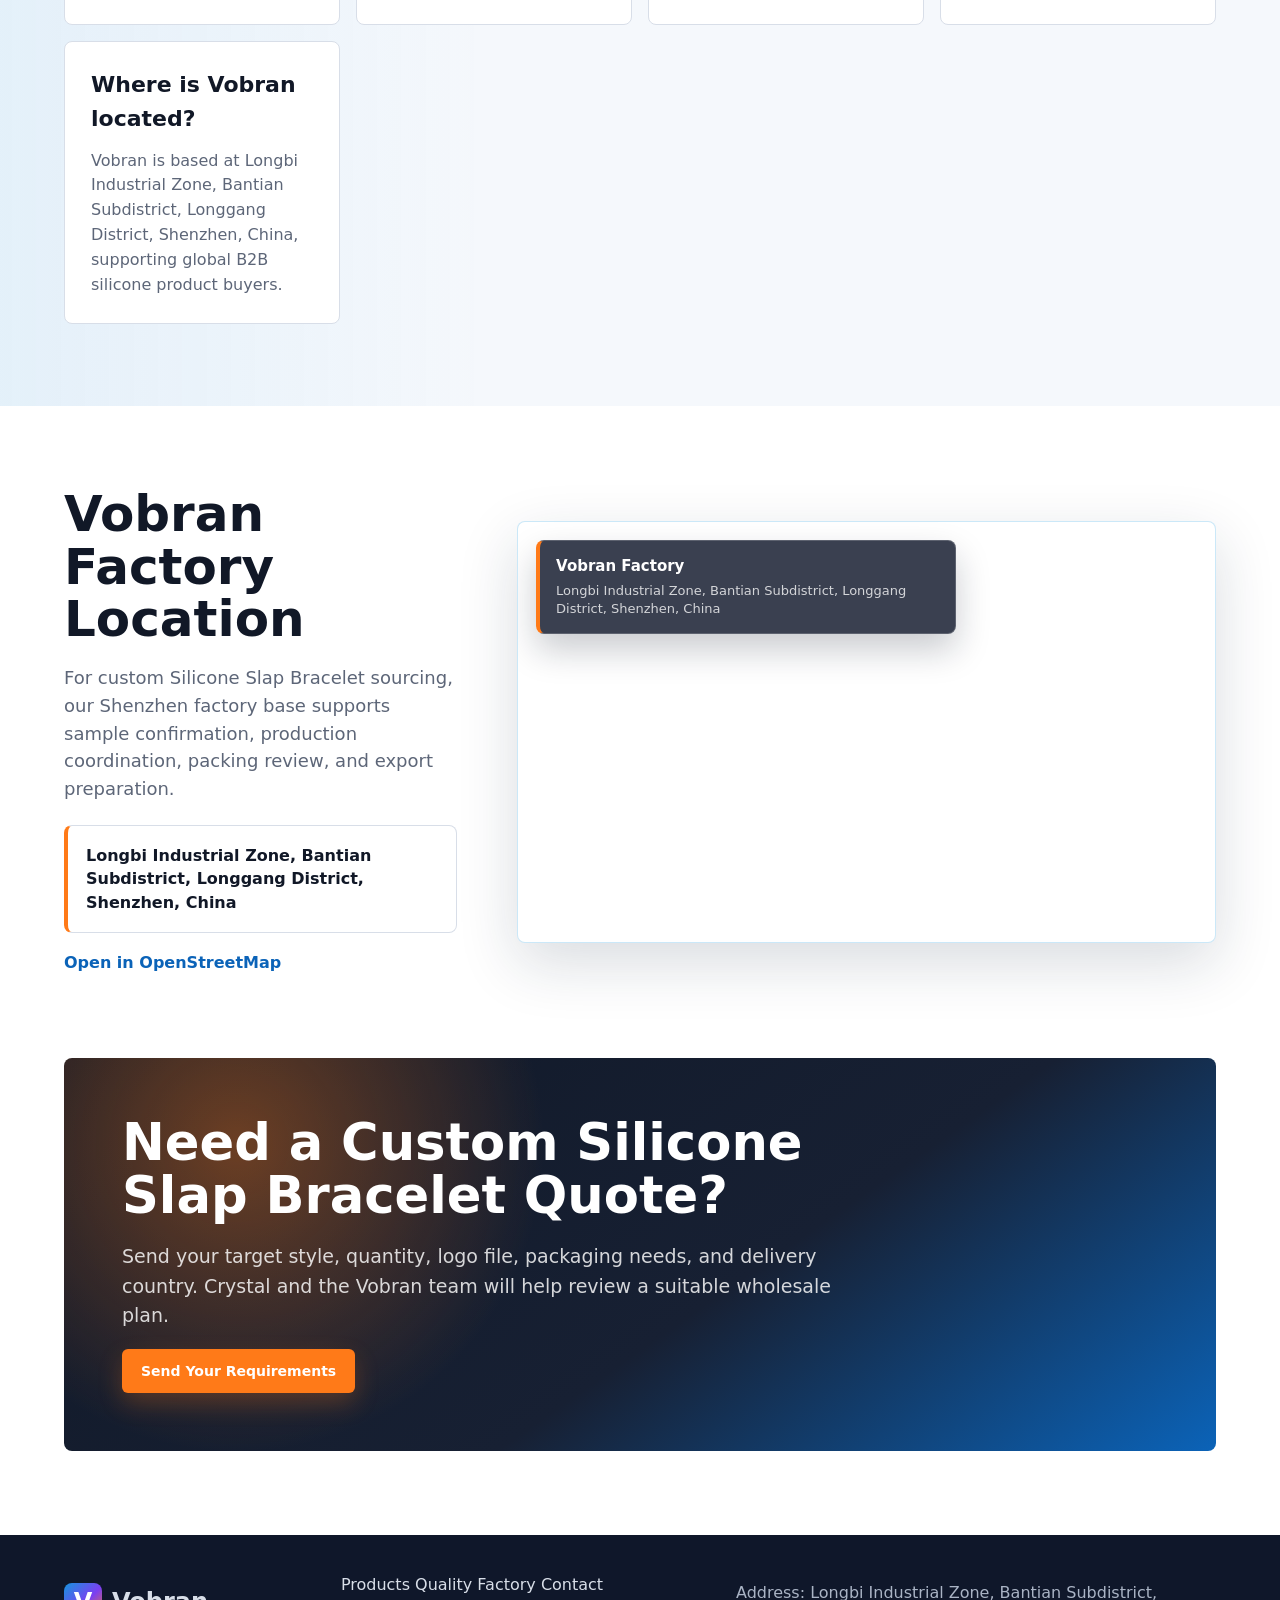
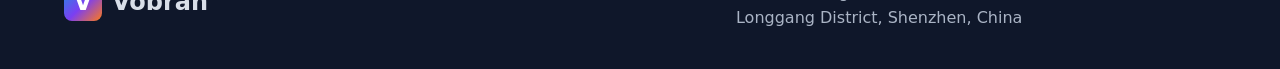
<file: products/silicone-slap-bracelets/index.html>
<!doctype html>
<html lang="en">
  <head>
    <meta charset="UTF-8" />
    <meta name="viewport" content="width=device-width, initial-scale=1.0" />
    <title>Silicone Slap Bracelet Manufacturer | Custom Slap Bracelets Wholesale</title>
    <meta
      name="description"
      content="Vobran manufactures custom Silicone Slap Bracelet styles for wholesale buyers, promotions, kids gifts, parties, retail packs, and branded campaigns."
    />
    <link rel="canonical" href="https://www.vobransilicone.com/products/silicone-slap-bracelets/" />
    <link rel="stylesheet" href="../../styles.css" />
  </head>
  <body class="product-detail-page">
    <header class="site-header">
      <a class="brand" href="../../index.html" aria-label="Vobran home">
        <span class="brand-mark">V</span>
        <span>Vobran</span>
      </a>
      <nav class="main-nav" aria-label="Main navigation">
        <a href="../../index.html#products" data-i18n="nav.products">Products</a>
        <a href="../../index.html#custom" data-i18n="nav.custom">Custom Service</a>
        <a href="../../index.html#wholesale" data-i18n="nav.wholesale">Wholesale</a>
        <a href="../../index.html#quality" data-i18n="nav.quality">Quality & Compliance</a>
        <a href="../../index.html#factory" data-i18n="nav.factory">Factory</a>
        <a href="../../index.html#resources" data-i18n="nav.resources">Resources</a>
      </nav>
      <a class="header-cta" href="../../inquiry.html" data-i18n="nav.quote">Get a Quote</a>
    </header>

    <main>
      <section class="product-detail-hero slap-hero">
        <div class="hero-brand-badge" aria-label="Vobran factory identity">
          <span class="brand-mark">V</span>
          <div>
            <strong data-i18n="badge.factory">Vobran Factory</strong>
            <small data-i18n="badge.address">Longbi Industrial Zone, Shenzhen</small>
          </div>
        </div>
        <div class="product-detail-copy">
          <a class="breadcrumb" href="../../index.html#products" data-i18n="hero.breadcrumb">Products / Silicone Slap Bracelet</a>
          <h1 data-i18n="hero.title">Silicone Slap Bracelet</h1>
          <p>
            <span data-i18n="hero.description">Custom silicone slap bracelets for promotional campaigns, kids gifts, party packs, retail programs, school events, and branded wholesale orders.</span>
          </p>
          <div class="hero-actions">
            <a class="button primary" href="../../inquiry.html" data-i18n="hero.ctaPrimary">Get Custom Quote &rarr;</a>
            <a class="button secondary" href="#styles" data-i18n="hero.ctaSecondary">View Styles</a>
          </div>
          <div class="detail-proof-row" aria-label="Silicone slap bracelet supply highlights">
            <span data-i18n="hero.proof1">OEM/ODM</span>
            <span data-i18n="hero.proof2">Bulk Wholesale</span>
            <span data-i18n="hero.proof3">Custom Logo</span>
            <span data-i18n="hero.proof4">Retail Packaging</span>
          </div>
        </div>
      </section>

      <section class="product-detail-section trust-panel-section">
        <div class="detail-split">
          <div>
            <h2 data-i18n="trust.title">Factory-backed Slap Bracelet Supply</h2>
            <p>
              <span data-i18n="trust.description">Vobran supports overseas buyers with custom silicone slap bracelet development, production coordination, packing review, and shipment preparation from our Shenzhen factory base.</span>
            </p>
          </div>
          <div class="trust-facts">
            <article>
              <strong data-i18n="trust.fact1Title">Factory Address</strong>
              <span data-i18n="trust.fact1Text">Longbi Industrial Zone, Bantian Subdistrict, Longgang District, Shenzhen, China</span>
            </article>
            <article>
              <strong data-i18n="trust.fact2Title">Buyer Support</strong>
              <span data-i18n="trust.fact2Text">Artwork review, sample confirmation, bulk production, QC inspection, and export packing.</span>
            </article>
            <article>
              <strong data-i18n="trust.fact3Title">Brand Visibility</strong>
              <span data-i18n="trust.fact3Text">Custom logo, color, retail card, label, and distributor-ready packaging options.</span>
            </article>
          </div>
        </div>
      </section>

      <section class="product-detail-section" id="styles">
        <div class="section-heading">
          <h2 data-i18n="styles.title">Silicone Slap Bracelet Styles</h2>
          <p data-i18n="styles.description">Each product image below represents one available style direction for sourcing, customization, and wholesale planning.</p>
        </div>
        <div class="style-grid">
          <article class="style-card">
            <img src="../../assets/products/slap/blank-solid-color-wearing-demo.webp" alt="Blank solid color Silicone Slap Bracelet wearing demo" />
            <div>
              <span>Style 01</span>
              <h3 data-i18n="style1.title">Blank Solid Color Silicone Slap Bracelet</h3>
              <p data-i18n="style1.description">Clean solid-color style for simple branding, event giveaways, and low-complexity wholesale programs.</p>
              <ul>
                <li>Good base style for logo printing</li>
                <li>Assorted colors for bulk orders</li>
                <li>Suitable for schools, events, and campaigns</li>
              </ul>
            </div>
          </article>
          <article class="style-card">
            <img src="../../assets/products/slap/cartoon-90s-funk-music.webp" alt="Cartoon 90s funk music style Silicone Slap Bracelet designs" />
            <div>
              <span>Style 02</span>
              <h3 data-i18n="style2.title">Cartoon 90s Funk Silicone Slap Bracelet</h3>
              <p data-i18n="style2.description">Retro cartoon pattern style for party favors, toy channels, gift packs, and youth-focused retail programs.</p>
              <ul>
                <li>High-impact printed pattern options</li>
                <li>Suitable for themed events and kids gifts</li>
                <li>Supports custom artwork discussions</li>
              </ul>
            </div>
          </article>
          <article class="style-card">
            <img src="../../assets/products/slap/double-scale-ruler-slap-wristband.webp" alt="Double scale ruler Silicone Slap Bracelet with centimeter and inch markings" />
            <div>
              <span>Style 03</span>
              <h3 data-i18n="style3.title">Double Scale Ruler Silicone Slap Bracelet</h3>
              <p data-i18n="style3.description">Educational slap bracelet style with centimeter and inch markings for school, science, and activity programs.</p>
              <ul>
                <li>Ruler printing for practical use</li>
                <li>Good for education and promotional sourcing</li>
                <li>Custom color and logo area available</li>
              </ul>
            </div>
          </article>
          <article class="style-card">
            <img src="../../assets/products/slap/tie-dye-love-slap-bracelets.webp" alt="Tie dye Silicone Slap Bracelet with love lettering" />
            <div>
              <span>Style 04</span>
              <h3 data-i18n="style4.title">Tie-dye Letter Silicone Slap Bracelet</h3>
              <p data-i18n="style4.description">Bright tie-dye style for kids gifts, party favors, seasonal promotions, and retail display programs.</p>
              <ul>
                <li>Colorful pattern options for impulse-buy channels</li>
                <li>Custom words, slogans, and campaign messages</li>
                <li>Good fit for party packs and gift sets</li>
              </ul>
            </div>
          </article>
          <article class="style-card">
            <img src="../../assets/products/slap/kids-mermaid-slap-bracelets.webp" alt="Kids mermaid Silicone Slap Bracelet colorful cartoon designs" />
            <div>
              <span>Style 05</span>
              <h3 data-i18n="style5.title">Kids Mermaid Silicone Slap Bracelet</h3>
              <p data-i18n="style5.description">Cartoon-inspired slap bracelet style for children, toy channels, birthday gifts, and themed retail orders.</p>
              <ul>
                <li>Kid-friendly artwork and color matching</li>
                <li>Custom pattern, logo, and packaging options</li>
                <li>Useful for seasonal and character-style programs</li>
              </ul>
            </div>
          </article>
          <article class="style-card">
            <img src="../../assets/products/slap/lotus-charm-slap-bracelets.webp" alt="Charm locket Silicone Slap Bracelet multi-color wholesale style" />
            <div>
              <span>Style 06</span>
              <h3 data-i18n="style6.title">Charm Locket Silicone Slap Bracelet</h3>
              <p data-i18n="style6.description">Novelty slap bracelet format with added charm detail for gifts, retail sets, and promotional collections.</p>
              <ul>
                <li>Decorative charm or accessory concept</li>
                <li>Multiple bracelet colors for assorted packs</li>
                <li>Supports custom packaging and private label needs</li>
              </ul>
            </div>
          </article>
          <article class="style-card">
            <img src="../../assets/products/slap/textured-sensory-slap-bracelets.webp" alt="Textured sensory Silicone Slap Bracelet assortment" />
            <div>
              <span>Style 07</span>
              <h3 data-i18n="style7.title">Textured Sensory Silicone Slap Bracelet</h3>
              <p data-i18n="style7.description">Textured surface style for sensory, fidget, stress-relief, and kids novelty product programs.</p>
              <ul>
                <li>Raised texture and tactile surface options</li>
                <li>Color assortment for gift and toy channels</li>
                <li>Can be developed with custom mold support</li>
              </ul>
            </div>
          </article>
          <article class="style-card">
            <img src="../../assets/products/slap/usb-slap-bracelet-flash-drives.webp" alt="USB Silicone Slap Bracelet flash drive promotional gifts" />
            <div>
              <span>Style 08</span>
              <h3 data-i18n="style8.title">USB Silicone Slap Bracelet</h3>
              <p data-i18n="style8.description">Specialty promotional slap bracelet concept for technology gifts, brand campaigns, and corporate sourcing.</p>
              <ul>
                <li>Branded promotional gift direction</li>
                <li>Multiple color and logo options</li>
                <li>Suitable for custom project discussion</li>
              </ul>
            </div>
          </article>
        </div>
      </section>

      <section class="product-detail-section slap-size-table section-band">
        <div class="section-heading">
          <h2 data-i18n="size.title">Size Specifications & Measurement Standard</h2>
          <p data-i18n="size.description">Size parameters and measurement references for buyer specification review, sampling confirmation, packaging planning, and production inspection.</p>
        </div>
        <div class="size-standard-layout">
          <div class="size-table-panel">
            <div class="measurement-table-wrap" role="region" aria-label="Silicone Slap Bracelet size table">
              <table class="measurement-table">
                <thead>
                  <tr>
                    <th data-i18n="size.th1">Fit For</th>
                    <th data-i18n="size.th2">Thickness</th>
                    <th data-i18n="size.th3">Width</th>
                    <th data-i18n="size.th4">Circumference</th>
                    <th data-i18n="size.th5">Applicable Wrist</th>
                  </tr>
                </thead>
                <tbody>
                  <tr>
                    <td>Adult</td>
                    <td>2 mm</td>
                    <td>5-25 mm</td>
                    <td>210 mm</td>
                    <td>Oversize wrist for European &amp; American buyers</td>
                  </tr>
                  <tr>
                    <td>Adult</td>
                    <td>2 mm</td>
                    <td>5-25 mm</td>
                    <td>202 mm</td>
                    <td>Standard adult</td>
                  </tr>
                  <tr>
                    <td>Teenager</td>
                    <td>2 mm</td>
                    <td>5-25 mm</td>
                    <td>190 mm</td>
                    <td>High school students</td>
                  </tr>
                  <tr>
                    <td>Teenager</td>
                    <td>2 mm</td>
                    <td>5-25 mm</td>
                    <td>180 mm</td>
                    <td>Junior high students</td>
                  </tr>
                  <tr>
                    <td>Kid</td>
                    <td>2 mm</td>
                    <td>5-25 mm</td>
                    <td>160 mm</td>
                    <td>Preschool &amp; primary kids</td>
                  </tr>
                  <tr>
                    <td>Baby</td>
                    <td>2 mm</td>
                    <td>5-25 mm</td>
                    <td>140 mm</td>
                    <td>Baby under 3 years old</td>
                  </tr>
                </tbody>
              </table>
            </div>
            <p data-i18n="size.note">Note: Width, circumference, and packaging requirements can be adjusted during sample confirmation for custom projects.</p>
          </div>
          <figure class="measurement-card measurement-card-wide">
            <img src="../../assets/products/slap/slap-bracelet-size-reference-2.webp" alt="Silicone Slap Bracelet structure and measurement standard reference" />
            <figcaption>
              <strong data-i18n="size.referenceTitle">Measurement Reference</strong>
              <span data-i18n="size.referenceText">Use this visual standard to confirm length, width, curvature, and visible product proportion before bulk production.</span>
            </figcaption>
          </figure>
        </div>
      </section>

      <section class="product-detail-section section-band">
        <div class="section-heading">
          <h2 data-i18n="custom.title">Custom Options for Silicone Slap Bracelet Orders</h2>
          <p data-i18n="custom.description">Vobran supports OEM/ODM development from artwork confirmation to shipment inspection for wholesale buyers.</p>
        </div>
        <div class="detail-feature-grid">
          <article>
            <h3 data-i18n="custom.item1Title">Artwork & Logo</h3>
            <p>Printed logo, slogan, campaign message, cartoon pattern, ruler markings, or themed artwork can be prepared based on buyer files.</p>
          </article>
          <article>
            <h3 data-i18n="custom.item2Title">Color & Surface</h3>
            <p>Solid color, mixed color, tie-dye look, textured surface, and assorted pack planning are available depending on style requirements.</p>
          </article>
          <article>
            <h3 data-i18n="custom.item3Title">Size & Structure</h3>
            <p>Standard slap bracelet dimensions, kid-focused sizing, and special structures can be discussed during sampling and mold review.</p>
          </article>
          <article>
            <h3 data-i18n="custom.item4Title">Packaging</h3>
            <p>Bulk bags, retail cards, assorted color packs, custom labels, and distributor-ready packing can be arranged for export orders.</p>
          </article>
        </div>
      </section>

      <section class="product-detail-section">
        <div class="detail-split">
          <div>
            <h2 data-i18n="applications.title">Common Applications</h2>
            <p>
              <span data-i18n="applications.description">Silicone slap bracelets are often used as affordable, flexible, and easy-to-customize promotional products. Buyers choose them for events, schools, kids gifts, party favors, fundraising, seasonal retail, and brand campaigns.</span>
            </p>
          </div>
          <ul class="application-list">
            <li>Promotional giveaways and brand activation</li>
            <li>School events, education programs, and kids rewards</li>
            <li>Birthday party favors and seasonal gift packs</li>
            <li>Retail assortment programs and private label products</li>
            <li>Charity campaigns, awareness events, and fundraising</li>
            <li>Custom novelty gifts for distributors and wholesalers</li>
          </ul>
        </div>
      </section>

      <section class="product-detail-section section-band">
        <div class="section-heading">
          <h2 data-i18n="faq.title">Silicone Slap Bracelet FAQ</h2>
          <p data-i18n="faq.description">Answers for overseas buyers preparing a custom slap bracelet inquiry.</p>
        </div>
        <div class="faq-grid">
          <article>
            <h3>Can each Silicone Slap Bracelet style be customized?</h3>
            <p>Yes. Logo, color, artwork, pattern, packaging, and assortment plans can be discussed based on your target market and order quantity.</p>
          </article>
          <article>
            <h3>Can you make retail-ready slap bracelet packs?</h3>
            <p>Yes. We can support bulk packing, color assortments, retail card concepts, labels, and buyer-specific packaging requirements.</p>
          </article>
          <article>
            <h3>What information should I send for a quote?</h3>
            <p>Please send style reference, quantity, logo or artwork file, target country, packaging needs, and delivery timeline.</p>
          </article>
          <article>
            <h3>Can samples be made before mass production?</h3>
            <p>For custom projects, sample confirmation is recommended before mass production so artwork, color, surface, and packaging can be checked.</p>
          </article>
          <article>
            <h3>Where is Vobran located?</h3>
            <p>Vobran is based at Longbi Industrial Zone, Bantian Subdistrict, Longgang District, Shenzhen, China, supporting global B2B silicone product buyers.</p>
          </article>
        </div>
      </section>

      <section class="osm-map-section product-detail-section">
        <div class="map-copy">
          <h2 data-i18n="map.title">Vobran Factory Location</h2>
          <p data-i18n="map.description">For custom Silicone Slap Bracelet sourcing, our Shenzhen factory base supports sample confirmation, production coordination, packing review, and export preparation.</p>
          <address data-i18n="map.address">Longbi Industrial Zone, Bantian Subdistrict, Longgang District, Shenzhen, China</address>
          <a class="text-link" href="https://www.openstreetmap.org/search?query=Longbi%20Industrial%20Zone%2C%20Bantian%20Subdistrict%2C%20Longgang%20District%2C%20Shenzhen%2C%20China" target="_blank" rel="noreferrer" data-i18n="map.open">Open in OpenStreetMap</a>
        </div>
        <div class="osm-map-card">
          <div class="map-label">
            <strong data-i18n="map.labelTitle">Vobran Factory</strong>
            <span data-i18n="map.address">Longbi Industrial Zone, Bantian Subdistrict, Longgang District, Shenzhen, China</span>
          </div>
          <iframe
            title="OpenStreetMap location for Vobran Silicone Slap Bracelet factory"
            src="https://www.openstreetmap.org/export/embed.html?bbox=114.045%2C22.610%2C114.095%2C22.650&amp;layer=mapnik&amp;marker=22.630%2C114.070"
            loading="lazy"
            referrerpolicy="no-referrer-when-downgrade"
          ></iframe>
        </div>
      </section>

      <section class="product-detail-cta">
        <h2 data-i18n="cta.title">Need a Custom Silicone Slap Bracelet Quote?</h2>
        <p data-i18n="cta.description">Send your target style, quantity, logo file, packaging needs, and delivery country. Crystal and the Vobran team will help review a suitable wholesale plan.</p>
        <a class="button primary" href="../../inquiry.html" data-i18n="cta.button">Send Your Requirements</a>
      </section>
    </main>

    <footer class="site-footer">
      <a class="brand" href="../../index.html">
        <span class="brand-mark">V</span>
        <span>Vobran</span>
      </a>
      <nav>
        <a href="../../index.html#products" data-i18n="nav.products">Products</a>
        <a href="../../index.html#quality" data-i18n="footer.quality">Quality</a>
        <a href="../../index.html#factory" data-i18n="nav.factory">Factory</a>
        <a href="../../index.html#contact" data-i18n="footer.contact">Contact</a>
      </nav>
      <p data-i18n="footer.address">Address: Longbi Industrial Zone, Bantian Subdistrict, Longgang District, Shenzhen, China</p>
    </footer>

    <a class="whatsapp-float" href="https://wa.me/8614776951113?text=Hello%2C%20I%20am%20interested%20in%20your%20Silicone%20Slap%20Bracelet.%20Please%20send%20me%20more%20details." target="_blank" rel="noreferrer" aria-label="Contact Vobran on WhatsApp">
      <svg viewBox="0 0 32 32" aria-hidden="true">
        <path d="M16 3.2A12.7 12.7 0 0 0 5.1 22.4L3.7 28.8l6.6-1.6A12.7 12.7 0 1 0 16 3.2Zm0 22.9c-2 0-3.8-.6-5.4-1.6l-.4-.3-3.9.9.8-3.8-.3-.4a10.1 10.1 0 1 1 9.2 5.2Zm5.7-7.6c-.3-.2-1.8-.9-2.1-1-.3-.1-.5-.2-.7.2-.2.3-.8 1-1 1.2-.2.2-.4.2-.7.1-.3-.2-1.3-.5-2.5-1.5-.9-.8-1.6-1.8-1.8-2.1-.2-.3 0-.5.1-.7l.5-.6c.2-.2.2-.3.3-.5.1-.2.1-.4 0-.6-.1-.2-.7-1.7-1-2.3-.3-.6-.5-.5-.7-.5h-.6c-.2 0-.6.1-.9.4-.3.3-1.2 1.2-1.2 2.9s1.3 3.4 1.4 3.6c.2.2 2.5 3.8 6 5.3.8.4 1.5.6 2 .8.8.3 1.6.2 2.2.1.7-.1 1.8-.7 2.1-1.4.3-.7.3-1.3.2-1.4-.1-.2-.3-.2-.6-.4Z" />
      </svg>
    </a>
    <script src="../../language-switcher.js"></script>
  </body>
</html>
</file>
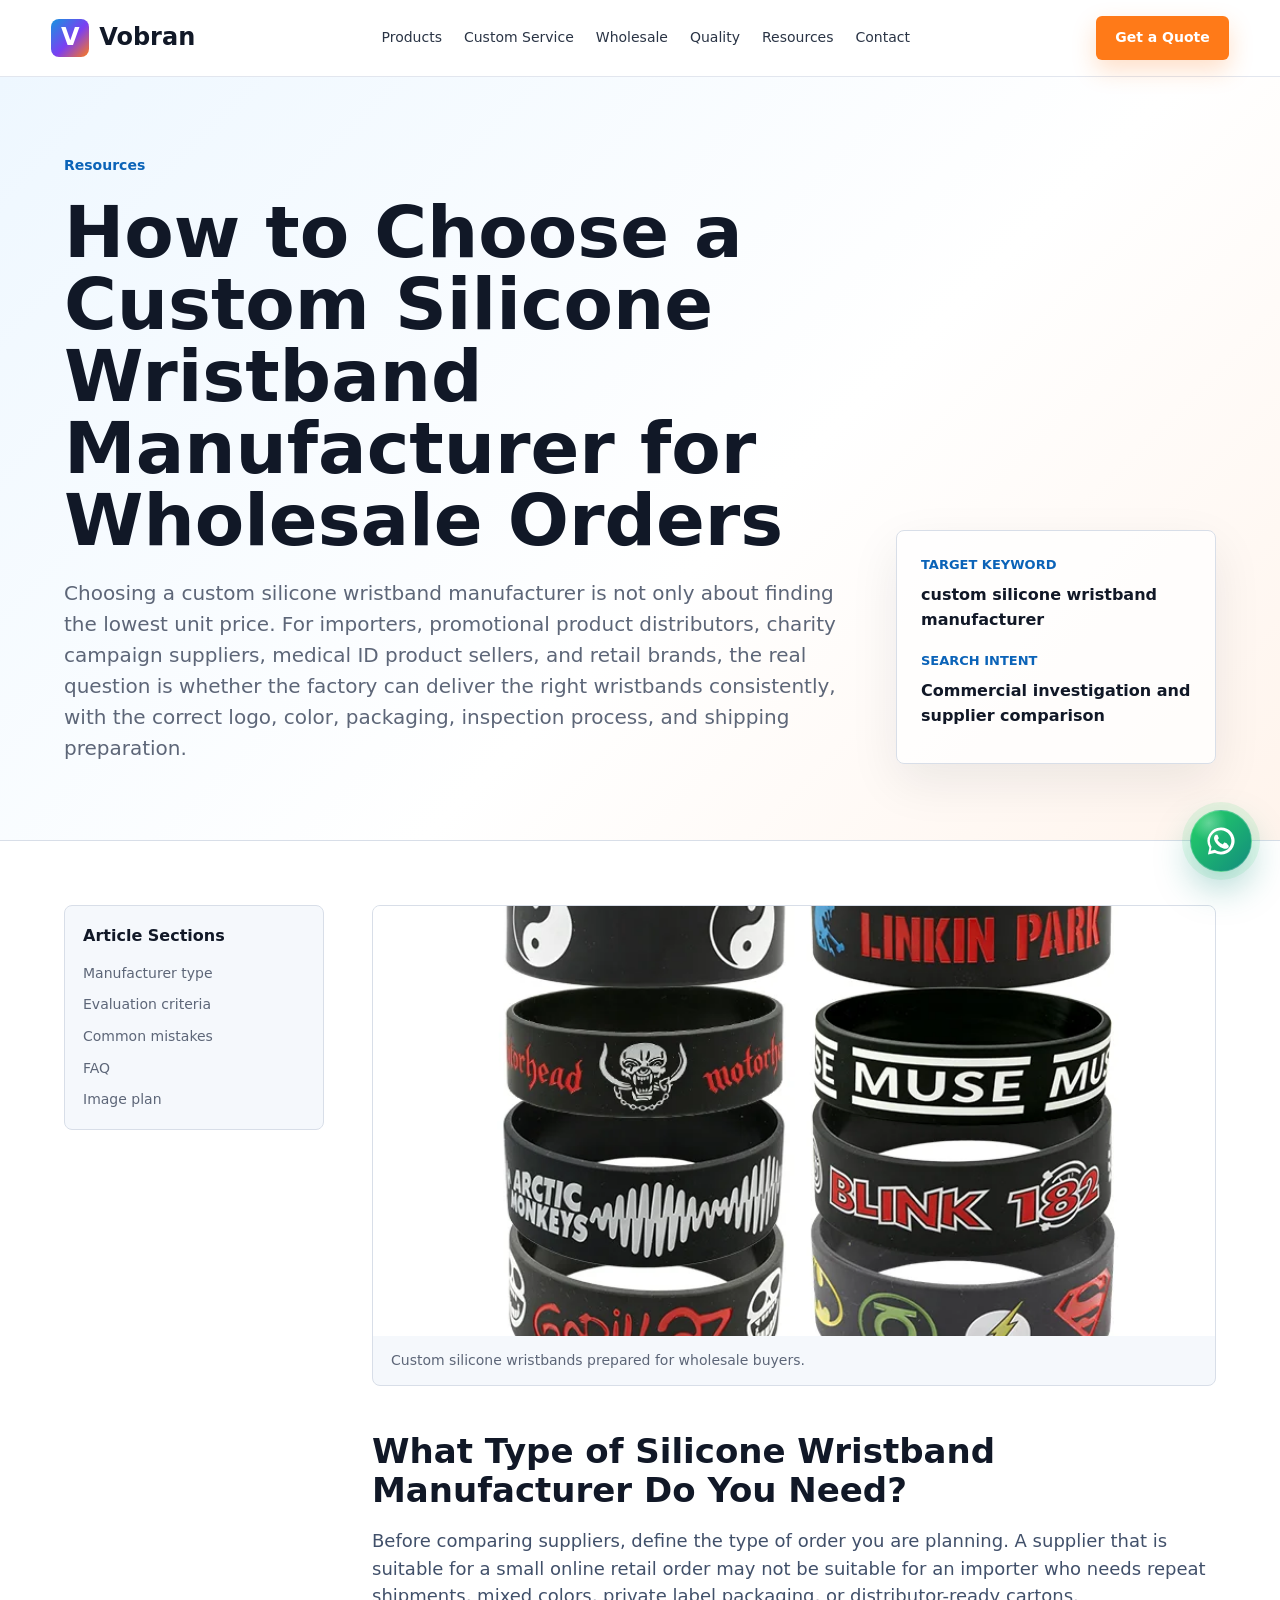
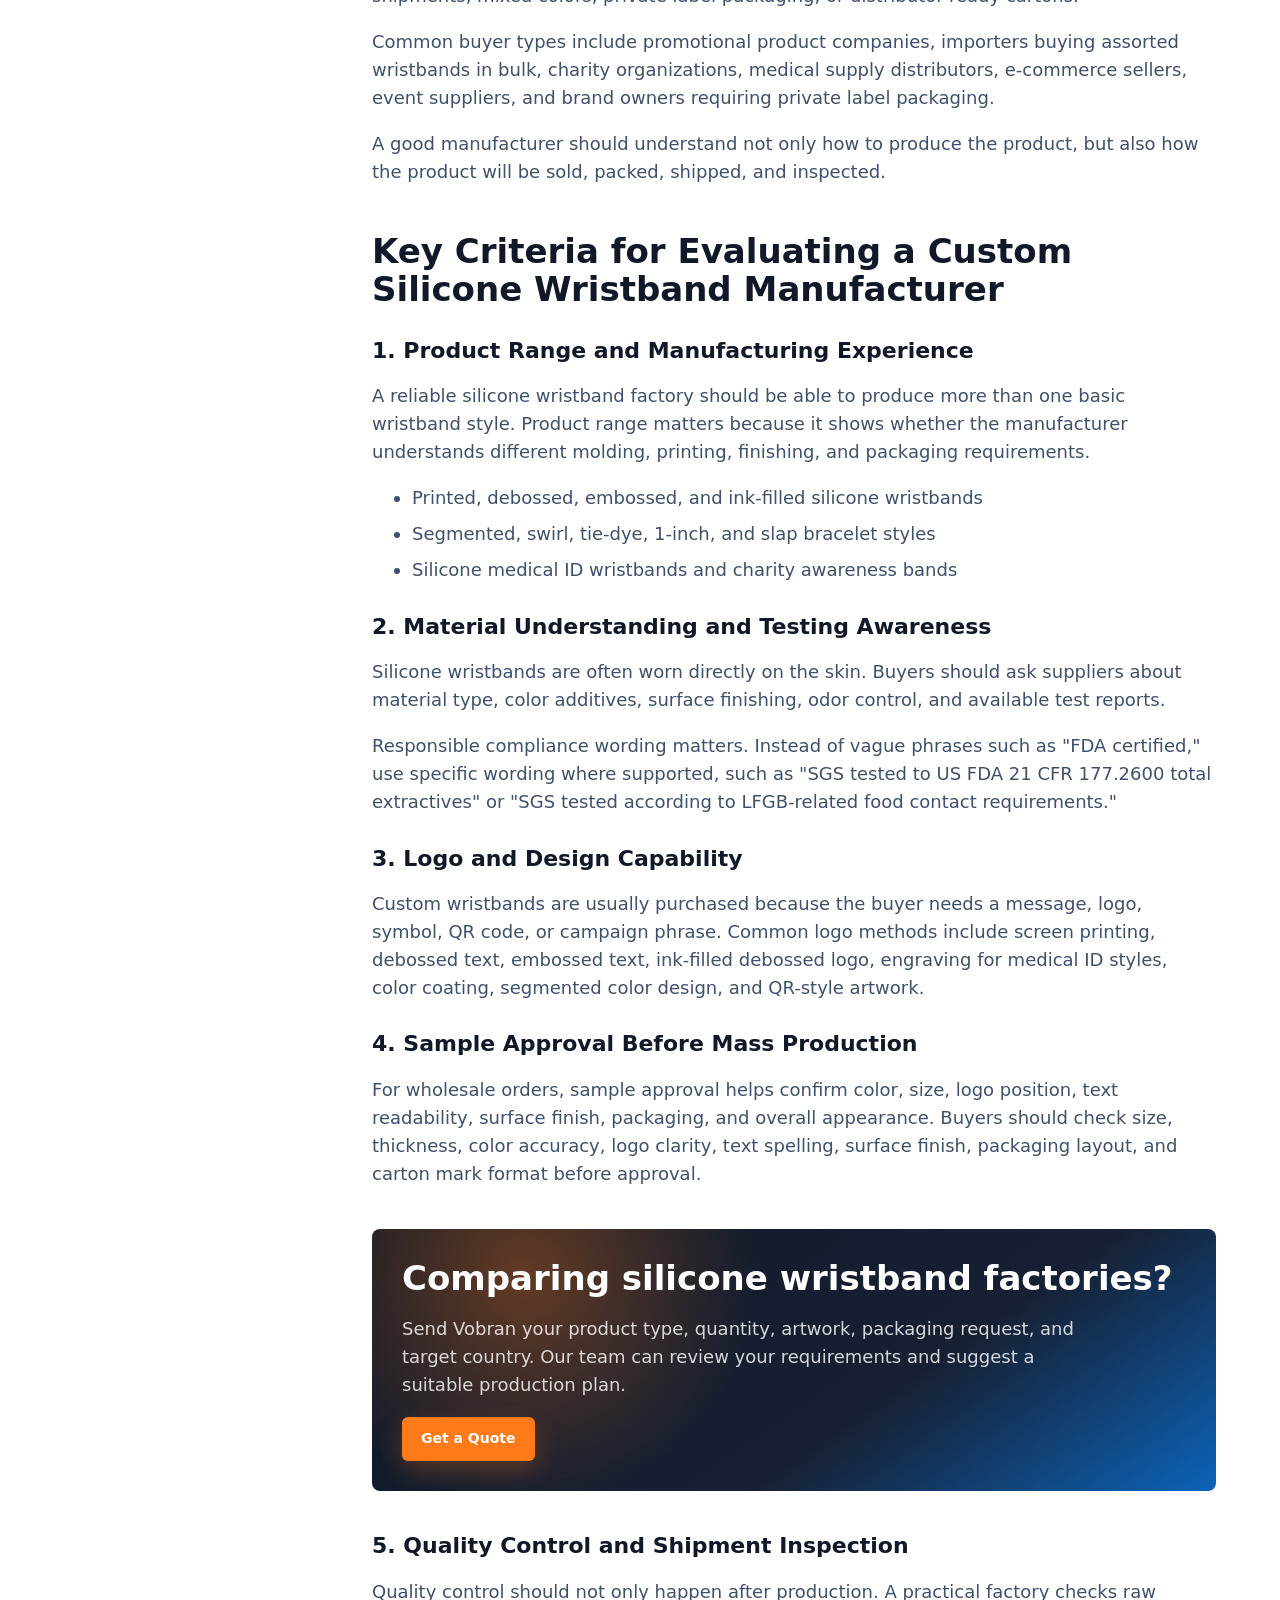
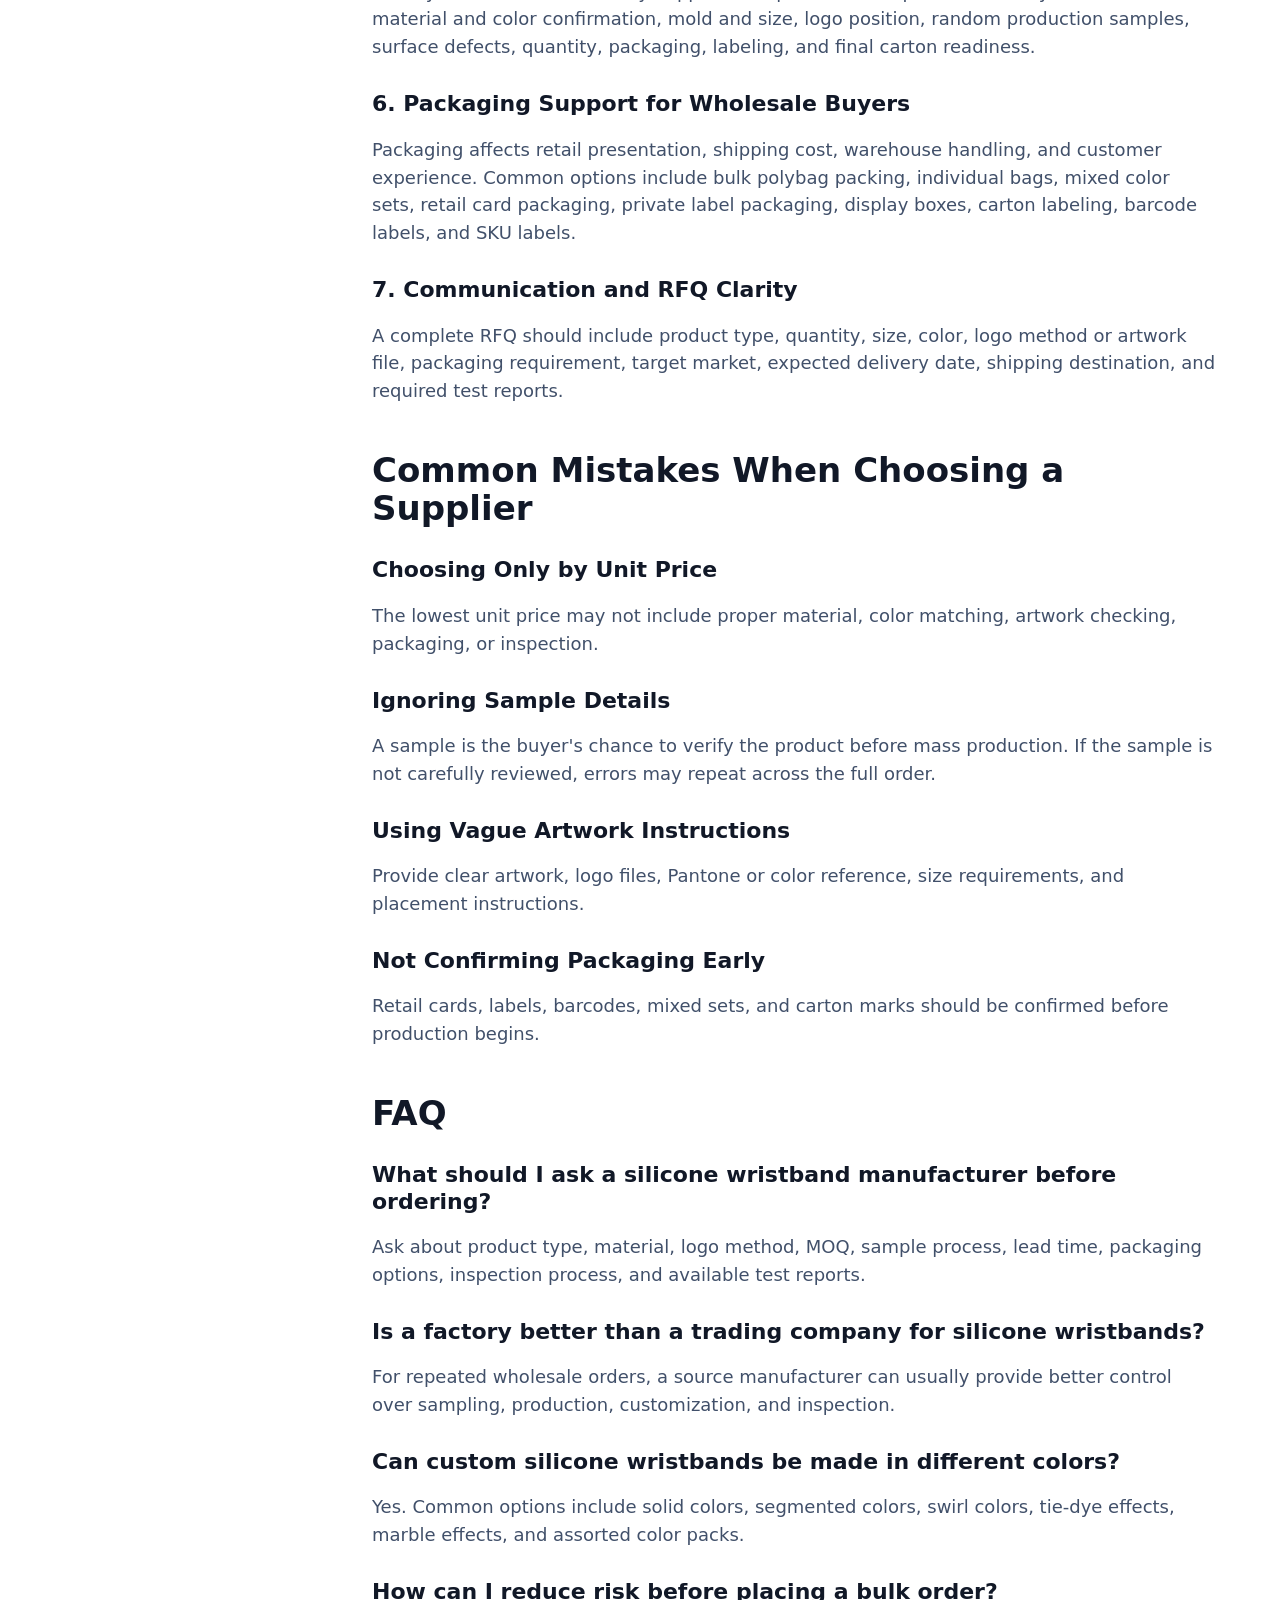
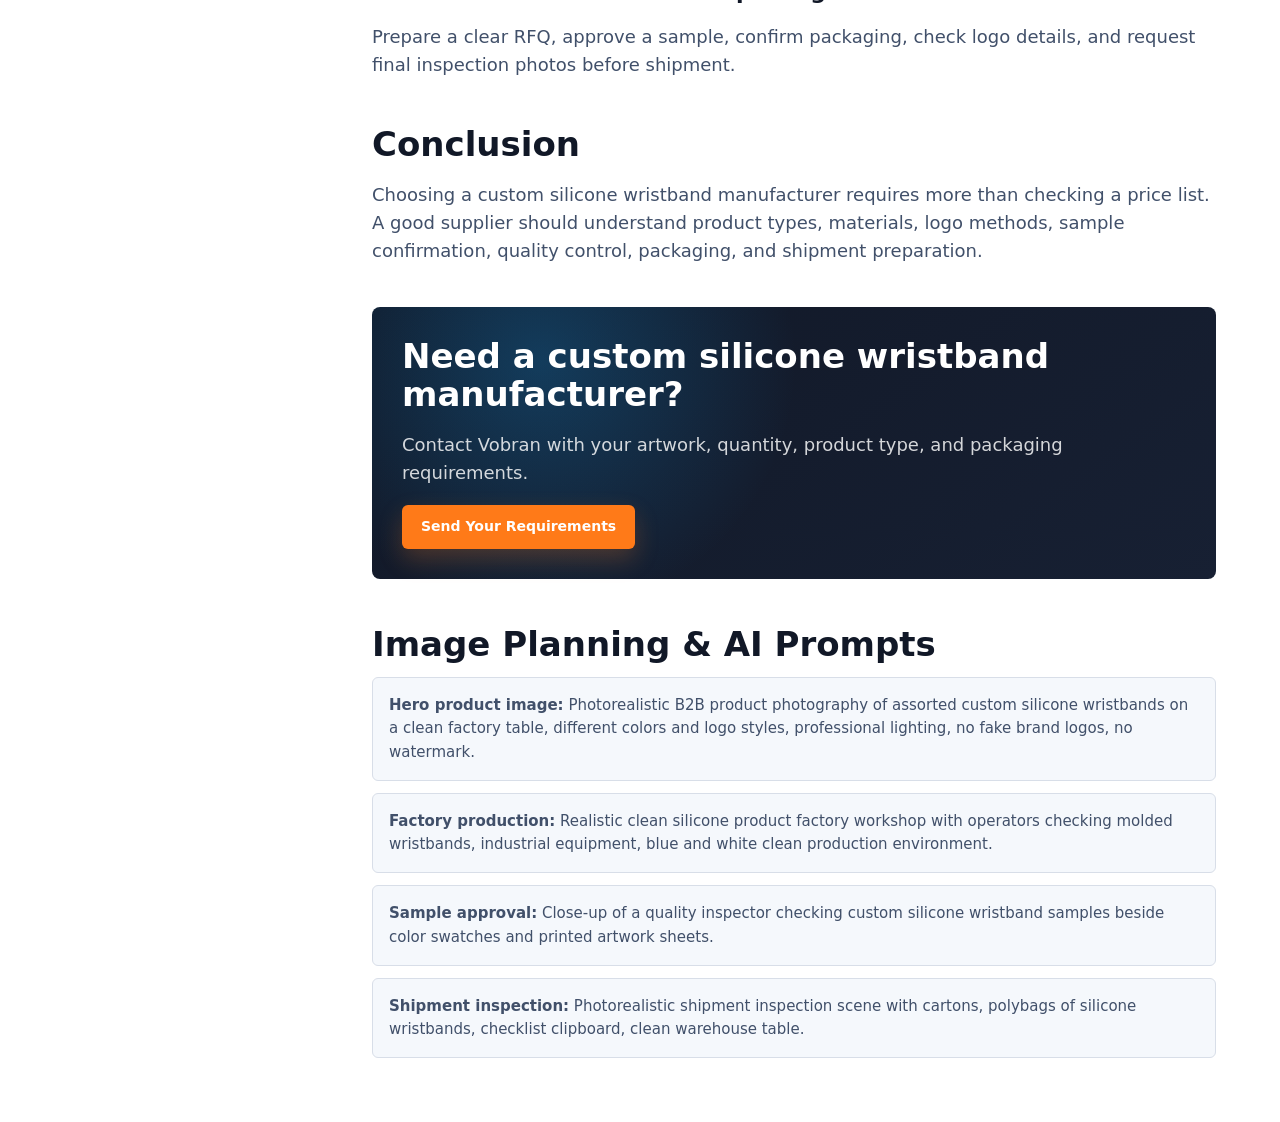
<file: resources/choose-custom-silicone-wristband-manufacturer/index.html>
<!doctype html>
<html lang="en">
  <head>
    <meta charset="UTF-8" />
    <meta name="viewport" content="width=device-width, initial-scale=1.0" />
    <title>How to Choose a Custom Silicone Wristband Manufacturer for Wholesale Orders</title>
    <meta name="description" content="Learn how wholesale buyers can evaluate a custom silicone wristband manufacturer based on materials, customization, sampling, quality control, packaging, and shipment readiness." />
    <link rel="stylesheet" href="../../styles.css" />
  </head>
  <body>
    <header class="site-header blog-header">
      <a class="brand" href="../../index.html"><span class="brand-mark">V</span><span>Vobran</span></a>
      <nav class="main-nav" aria-label="Main navigation">
        <a href="../../index.html#products">Products</a>
        <a href="../../index.html#custom">Custom Service</a>
        <a href="../../index.html#wholesale">Wholesale</a>
        <a href="../../index.html#quality">Quality</a>
        <a href="../../index.html#resources">Resources</a>
        <a href="../../index.html#contact">Contact</a>
      </nav>
      <a class="header-cta" href="../../index.html#contact">Get a Quote</a>
    </header>

    <main class="blog-page">
      <section class="blog-hero">
        <div>
          <a class="breadcrumb" href="../../index.html#resources">Resources</a>
          <h1>How to Choose a Custom Silicone Wristband Manufacturer for Wholesale Orders</h1>
          <p>Choosing a custom silicone wristband manufacturer is not only about finding the lowest unit price. For importers, promotional product distributors, charity campaign suppliers, medical ID product sellers, and retail brands, the real question is whether the factory can deliver the right wristbands consistently, with the correct logo, color, packaging, inspection process, and shipping preparation.</p>
        </div>
        <aside class="blog-summary">
          <strong>Target keyword</strong>
          <span>custom silicone wristband manufacturer</span>
          <strong>Search intent</strong>
          <span>Commercial investigation and supplier comparison</span>
        </aside>
      </section>

      <article class="blog-layout">
        <aside class="toc">
          <strong>Article Sections</strong>
          <a href="#need">Manufacturer type</a>
          <a href="#criteria">Evaluation criteria</a>
          <a href="#mistakes">Common mistakes</a>
          <a href="#faq">FAQ</a>
          <a href="#images">Image plan</a>
        </aside>
        <div class="article-content">
          <figure class="article-image">
            <img src="../../assets/products/one-inch/bulk-music-event-wristbands.webp" alt="Custom silicone wristbands arranged for wholesale sourcing" />
            <figcaption>Custom silicone wristbands prepared for wholesale buyers.</figcaption>
          </figure>

          <h2 id="need">What Type of Silicone Wristband Manufacturer Do You Need?</h2>
          <p>Before comparing suppliers, define the type of order you are planning. A supplier that is suitable for a small online retail order may not be suitable for an importer who needs repeat shipments, mixed colors, private label packaging, or distributor-ready cartons.</p>
          <p>Common buyer types include promotional product companies, importers buying assorted wristbands in bulk, charity organizations, medical supply distributors, e-commerce sellers, event suppliers, and brand owners requiring private label packaging.</p>
          <p>A good manufacturer should understand not only how to produce the product, but also how the product will be sold, packed, shipped, and inspected.</p>

          <h2 id="criteria">Key Criteria for Evaluating a Custom Silicone Wristband Manufacturer</h2>
          <h3>1. Product Range and Manufacturing Experience</h3>
          <p>A reliable silicone wristband factory should be able to produce more than one basic wristband style. Product range matters because it shows whether the manufacturer understands different molding, printing, finishing, and packaging requirements.</p>
          <ul>
            <li>Printed, debossed, embossed, and ink-filled silicone wristbands</li>
            <li>Segmented, swirl, tie-dye, 1-inch, and slap bracelet styles</li>
            <li>Silicone medical ID wristbands and charity awareness bands</li>
          </ul>

          <h3>2. Material Understanding and Testing Awareness</h3>
          <p>Silicone wristbands are often worn directly on the skin. Buyers should ask suppliers about material type, color additives, surface finishing, odor control, and available test reports.</p>
          <p>Responsible compliance wording matters. Instead of vague phrases such as "FDA certified," use specific wording where supported, such as "SGS tested to US FDA 21 CFR 177.2600 total extractives" or "SGS tested according to LFGB-related food contact requirements."</p>

          <h3>3. Logo and Design Capability</h3>
          <p>Custom wristbands are usually purchased because the buyer needs a message, logo, symbol, QR code, or campaign phrase. Common logo methods include screen printing, debossed text, embossed text, ink-filled debossed logo, engraving for medical ID styles, color coating, segmented color design, and QR-style artwork.</p>

          <h3>4. Sample Approval Before Mass Production</h3>
          <p>For wholesale orders, sample approval helps confirm color, size, logo position, text readability, surface finish, packaging, and overall appearance. Buyers should check size, thickness, color accuracy, logo clarity, text spelling, surface finish, packaging layout, and carton mark format before approval.</p>

          <div class="article-cta">
            <h2>Comparing silicone wristband factories?</h2>
            <p>Send Vobran your product type, quantity, artwork, packaging request, and target country. Our team can review your requirements and suggest a suitable production plan.</p>
            <a class="button primary" href="../../index.html#contact">Get a Quote</a>
          </div>

          <h3>5. Quality Control and Shipment Inspection</h3>
          <p>Quality control should not only happen after production. A practical factory checks raw material and color confirmation, mold and size, logo position, random production samples, surface defects, quantity, packaging, labeling, and final carton readiness.</p>

          <h3>6. Packaging Support for Wholesale Buyers</h3>
          <p>Packaging affects retail presentation, shipping cost, warehouse handling, and customer experience. Common options include bulk polybag packing, individual bags, mixed color sets, retail card packaging, private label packaging, display boxes, carton labeling, barcode labels, and SKU labels.</p>

          <h3>7. Communication and RFQ Clarity</h3>
          <p>A complete RFQ should include product type, quantity, size, color, logo method or artwork file, packaging requirement, target market, expected delivery date, shipping destination, and required test reports.</p>

          <h2 id="mistakes">Common Mistakes When Choosing a Supplier</h2>
          <h3>Choosing Only by Unit Price</h3>
          <p>The lowest unit price may not include proper material, color matching, artwork checking, packaging, or inspection.</p>
          <h3>Ignoring Sample Details</h3>
          <p>A sample is the buyer's chance to verify the product before mass production. If the sample is not carefully reviewed, errors may repeat across the full order.</p>
          <h3>Using Vague Artwork Instructions</h3>
          <p>Provide clear artwork, logo files, Pantone or color reference, size requirements, and placement instructions.</p>
          <h3>Not Confirming Packaging Early</h3>
          <p>Retail cards, labels, barcodes, mixed sets, and carton marks should be confirmed before production begins.</p>

          <h2 id="faq">FAQ</h2>
          <h3>What should I ask a silicone wristband manufacturer before ordering?</h3>
          <p>Ask about product type, material, logo method, MOQ, sample process, lead time, packaging options, inspection process, and available test reports.</p>
          <h3>Is a factory better than a trading company for silicone wristbands?</h3>
          <p>For repeated wholesale orders, a source manufacturer can usually provide better control over sampling, production, customization, and inspection.</p>
          <h3>Can custom silicone wristbands be made in different colors?</h3>
          <p>Yes. Common options include solid colors, segmented colors, swirl colors, tie-dye effects, marble effects, and assorted color packs.</p>
          <h3>How can I reduce risk before placing a bulk order?</h3>
          <p>Prepare a clear RFQ, approve a sample, confirm packaging, check logo details, and request final inspection photos before shipment.</p>

          <h2>Conclusion</h2>
          <p>Choosing a custom silicone wristband manufacturer requires more than checking a price list. A good supplier should understand product types, materials, logo methods, sample confirmation, quality control, packaging, and shipment preparation.</p>

          <div class="article-cta final">
            <h2>Need a custom silicone wristband manufacturer?</h2>
            <p>Contact Vobran with your artwork, quantity, product type, and packaging requirements.</p>
            <a class="button primary" href="../../index.html#contact">Send Your Requirements</a>
          </div>

          <h2 id="images">Image Planning & AI Prompts</h2>
          <div class="prompt-list">
            <p><strong>Hero product image:</strong> Photorealistic B2B product photography of assorted custom silicone wristbands on a clean factory table, different colors and logo styles, professional lighting, no fake brand logos, no watermark.</p>
            <p><strong>Factory production:</strong> Realistic clean silicone product factory workshop with operators checking molded wristbands, industrial equipment, blue and white clean production environment.</p>
            <p><strong>Sample approval:</strong> Close-up of a quality inspector checking custom silicone wristband samples beside color swatches and printed artwork sheets.</p>
            <p><strong>Shipment inspection:</strong> Photorealistic shipment inspection scene with cartons, polybags of silicone wristbands, checklist clipboard, clean warehouse table.</p>
          </div>
        </div>
      </article>
    </main>
    <a class="whatsapp-float" href="https://wa.me/8614776951113?text=Hello%2C%20I%20am%20interested%20in%20your%20products.%20Please%20send%20me%20more%20details." target="_blank" rel="noreferrer" aria-label="Contact Vobran on WhatsApp">
      <svg viewBox="0 0 32 32" aria-hidden="true">
        <path d="M16 3.2A12.7 12.7 0 0 0 5.1 22.4L3.7 28.8l6.6-1.6A12.7 12.7 0 1 0 16 3.2Zm0 22.9c-2 0-3.8-.6-5.4-1.6l-.4-.3-3.9.9.8-3.8-.3-.4a10.1 10.1 0 1 1 9.2 5.2Zm5.7-7.6c-.3-.2-1.8-.9-2.1-1-.3-.1-.5-.2-.7.2-.2.3-.8 1-1 1.2-.2.2-.4.2-.7.1-.3-.2-1.3-.5-2.5-1.5-.9-.8-1.6-1.8-1.8-2.1-.2-.3 0-.5.1-.7l.5-.6c.2-.2.2-.3.3-.5.1-.2.1-.4 0-.6-.1-.2-.7-1.7-1-2.3-.3-.6-.5-.5-.7-.5h-.6c-.2 0-.6.1-.9.4-.3.3-1.2 1.2-1.2 2.9s1.3 3.4 1.4 3.6c.2.2 2.5 3.8 6 5.3.8.4 1.5.6 2 .8.8.3 1.6.2 2.2.1.7-.1 1.8-.7 2.1-1.4.3-.7.3-1.3.2-1.4-.1-.2-.3-.2-.6-.4Z" />
      </svg>
    </a>
  </body>
</html>
</file>
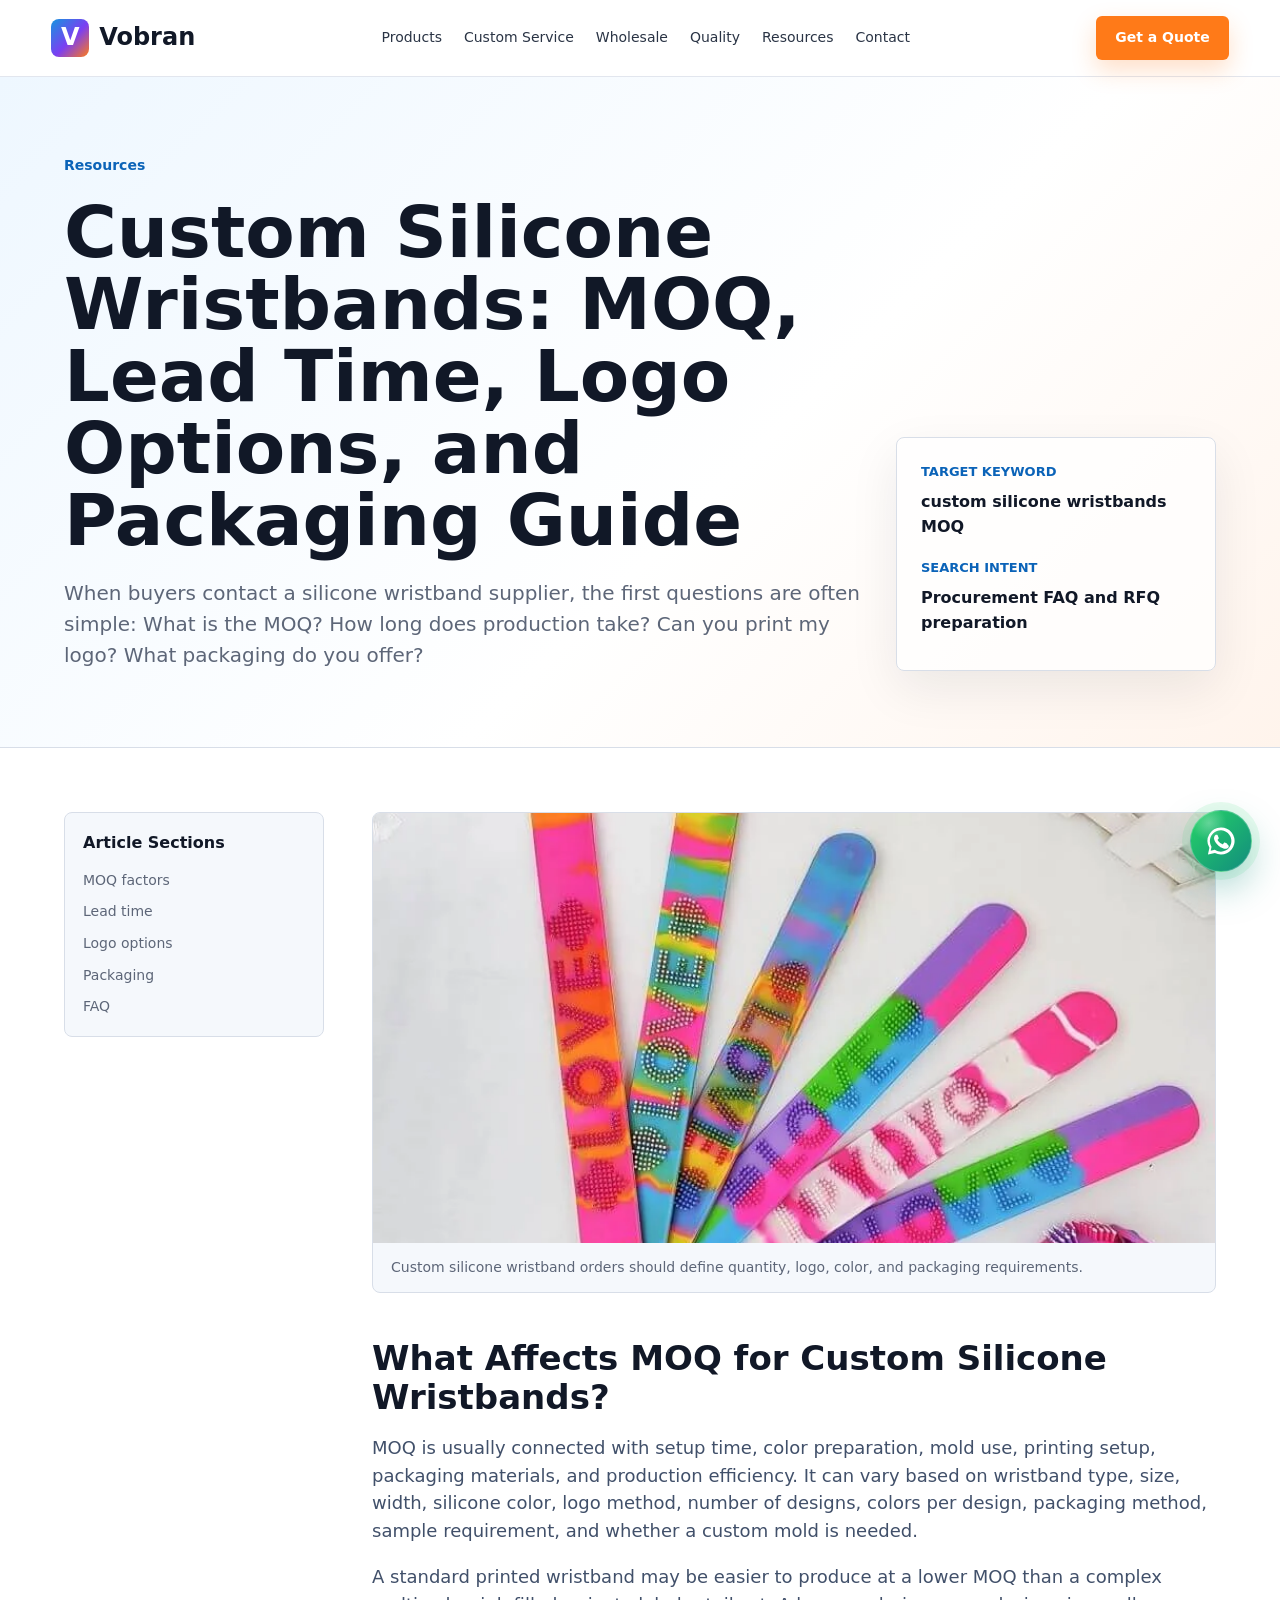
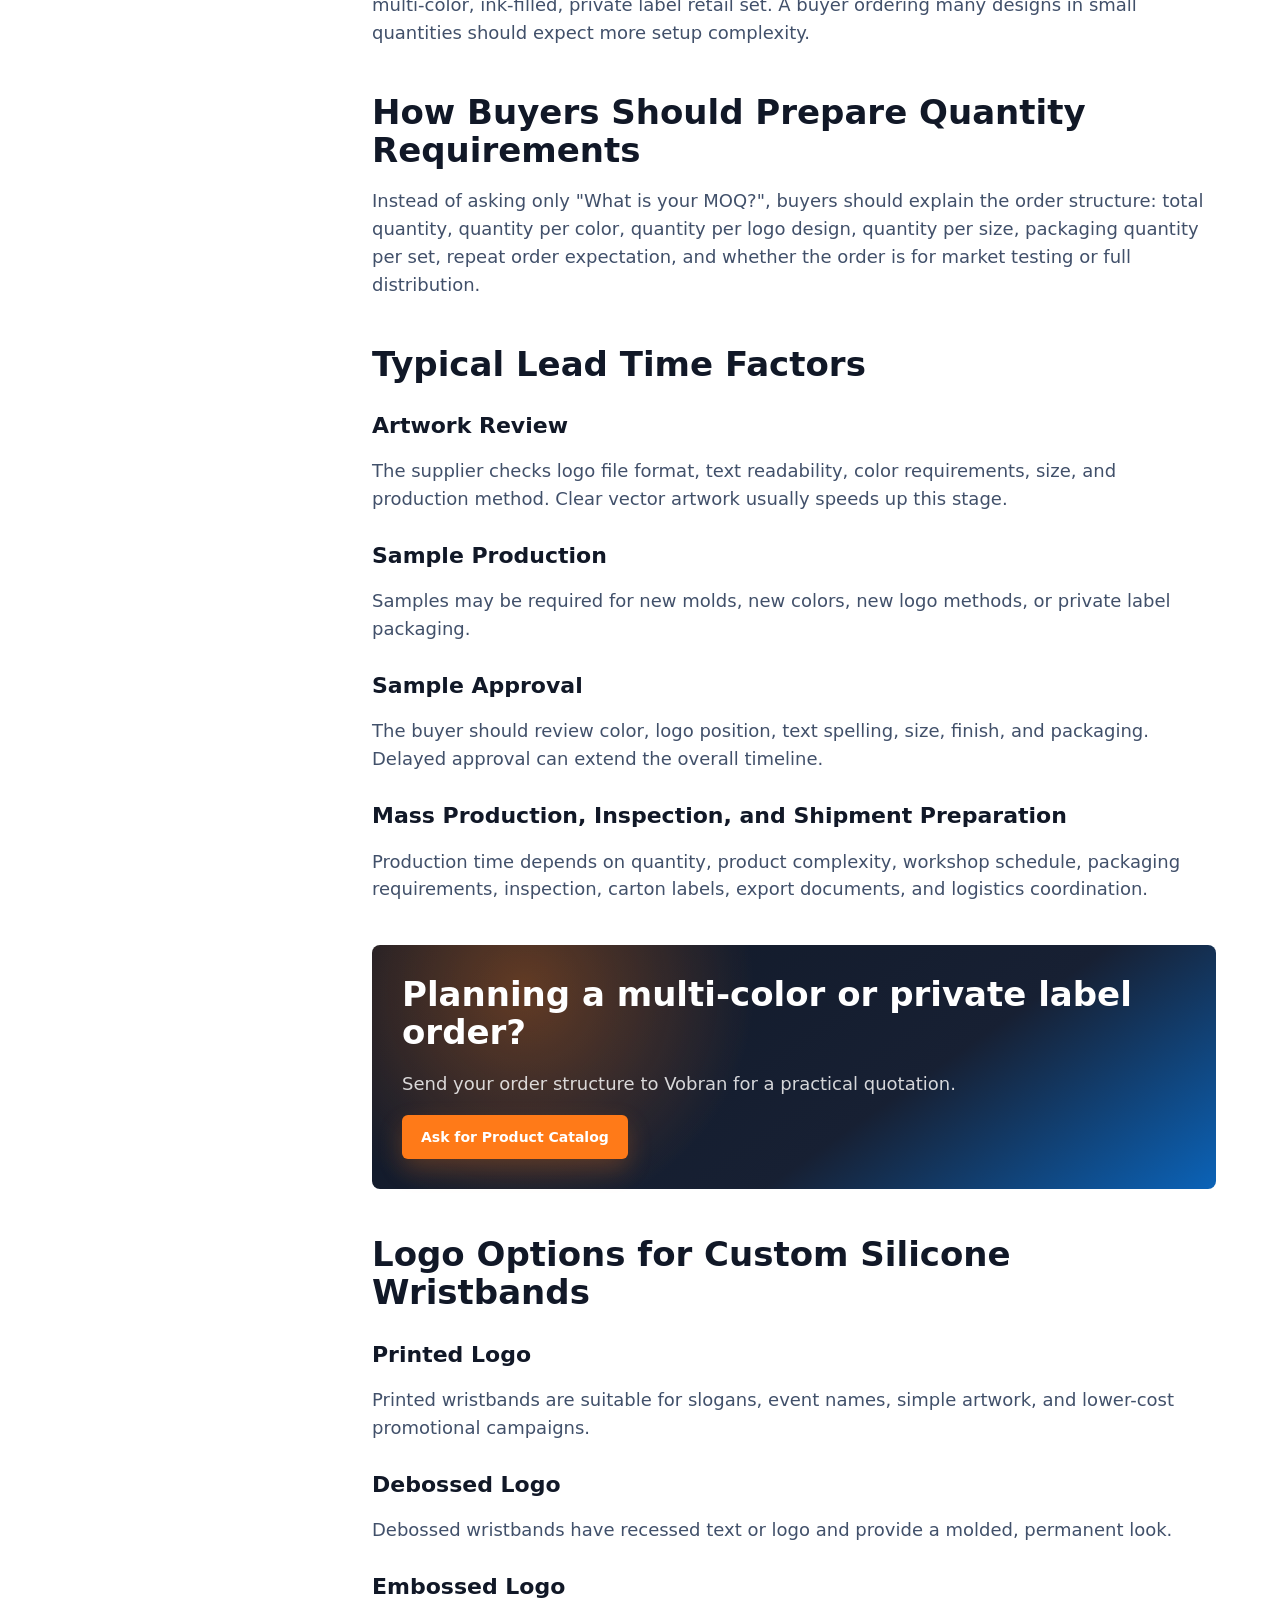
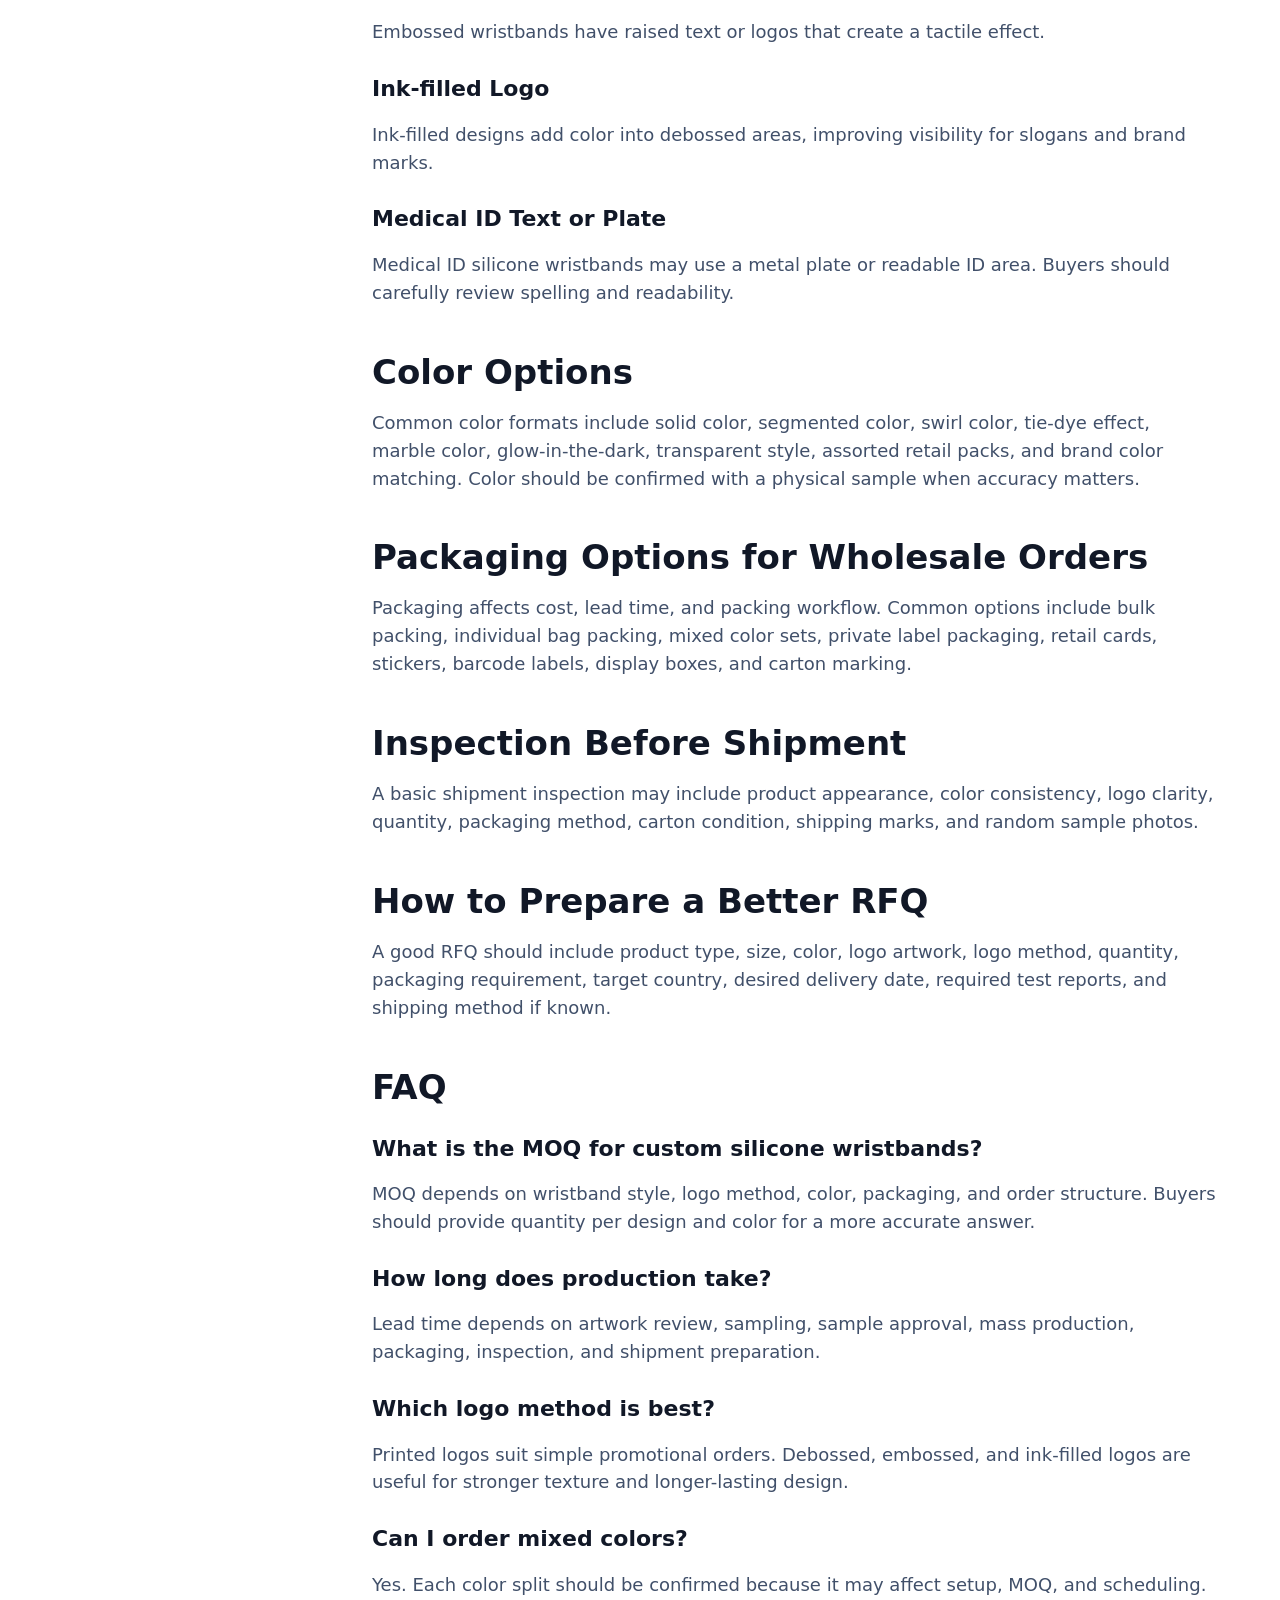
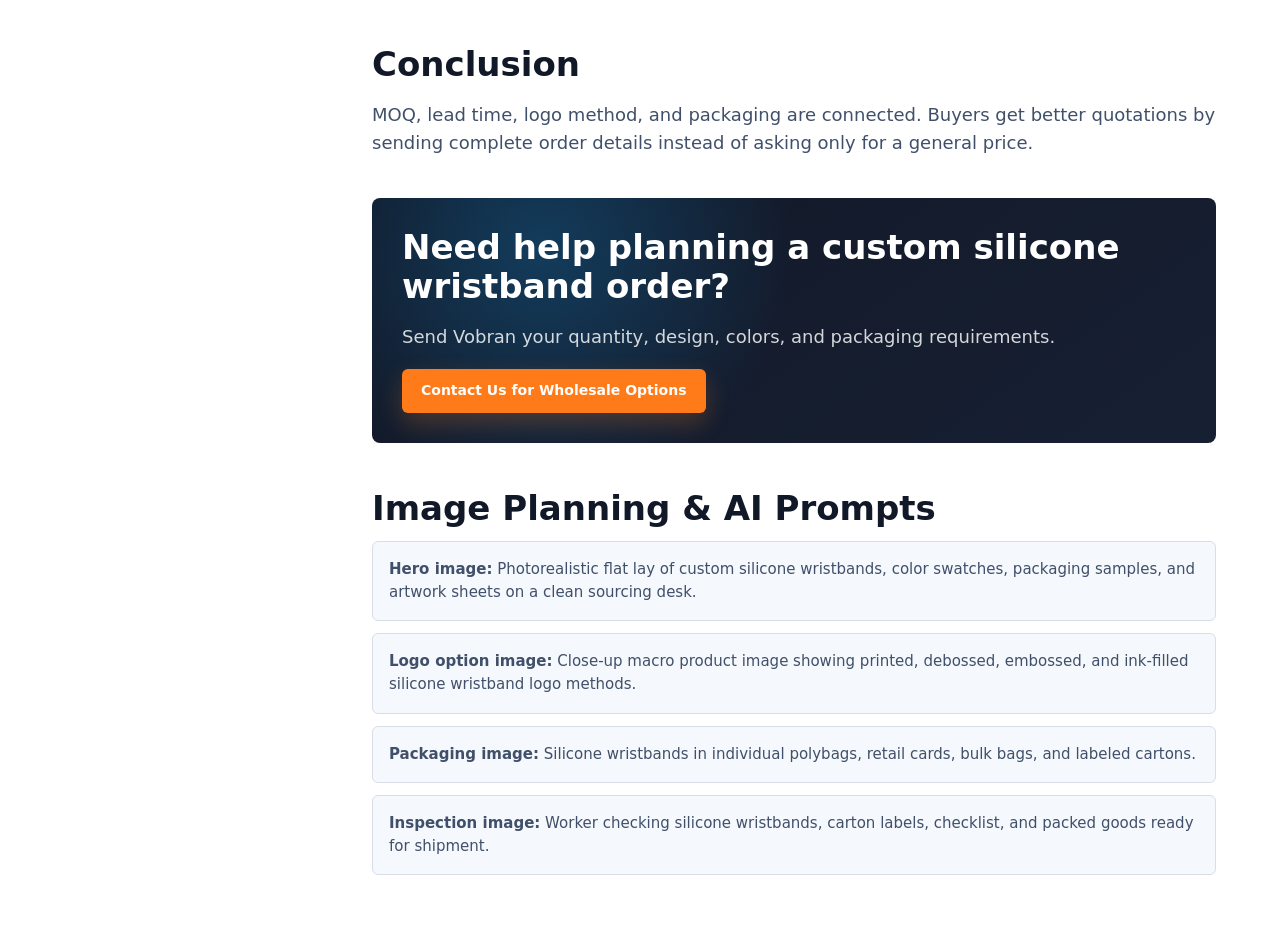
<file: resources/custom-silicone-wristbands-moq-lead-time-logo-packaging/index.html>
<!doctype html>
<html lang="en">
  <head>
    <meta charset="UTF-8" />
    <meta name="viewport" content="width=device-width, initial-scale=1.0" />
    <title>Custom Silicone Wristbands: MOQ, Lead Time, Logo Options, and Packaging Guide</title>
    <meta name="description" content="A practical guide for buyers sourcing custom silicone wristbands, including MOQ, sampling, lead time, logo methods, packaging options, inspection, and RFQ preparation." />
    <link rel="stylesheet" href="../../styles.css" />
  </head>
  <body>
    <header class="site-header blog-header">
      <a class="brand" href="../../index.html"><span class="brand-mark">V</span><span>Vobran</span></a>
      <nav class="main-nav" aria-label="Main navigation">
        <a href="../../index.html#products">Products</a>
        <a href="../../index.html#custom">Custom Service</a>
        <a href="../../index.html#wholesale">Wholesale</a>
        <a href="../../index.html#quality">Quality</a>
        <a href="../../index.html#resources">Resources</a>
        <a href="../../index.html#contact">Contact</a>
      </nav>
      <a class="header-cta" href="../../index.html#contact">Get a Quote</a>
    </header>

    <main class="blog-page">
      <section class="blog-hero">
        <div>
          <a class="breadcrumb" href="../../index.html#resources">Resources</a>
          <h1>Custom Silicone Wristbands: MOQ, Lead Time, Logo Options, and Packaging Guide</h1>
          <p>When buyers contact a silicone wristband supplier, the first questions are often simple: What is the MOQ? How long does production take? Can you print my logo? What packaging do you offer?</p>
        </div>
        <aside class="blog-summary">
          <strong>Target keyword</strong>
          <span>custom silicone wristbands MOQ</span>
          <strong>Search intent</strong>
          <span>Procurement FAQ and RFQ preparation</span>
        </aside>
      </section>

      <article class="blog-layout">
        <aside class="toc">
          <strong>Article Sections</strong>
          <a href="#moq">MOQ factors</a>
          <a href="#lead-time">Lead time</a>
          <a href="#logo">Logo options</a>
          <a href="#packaging">Packaging</a>
          <a href="#faq">FAQ</a>
        </aside>
        <div class="article-content">
          <figure class="article-image">
            <img src="../../assets/products/slap/tie-dye-love-slap-bracelets.webp" alt="Custom silicone wristbands with color and logo options" />
            <figcaption>Custom silicone wristband orders should define quantity, logo, color, and packaging requirements.</figcaption>
          </figure>

          <h2 id="moq">What Affects MOQ for Custom Silicone Wristbands?</h2>
          <p>MOQ is usually connected with setup time, color preparation, mold use, printing setup, packaging materials, and production efficiency. It can vary based on wristband type, size, width, silicone color, logo method, number of designs, colors per design, packaging method, sample requirement, and whether a custom mold is needed.</p>
          <p>A standard printed wristband may be easier to produce at a lower MOQ than a complex multi-color, ink-filled, private label retail set. A buyer ordering many designs in small quantities should expect more setup complexity.</p>

          <h2>How Buyers Should Prepare Quantity Requirements</h2>
          <p>Instead of asking only "What is your MOQ?", buyers should explain the order structure: total quantity, quantity per color, quantity per logo design, quantity per size, packaging quantity per set, repeat order expectation, and whether the order is for market testing or full distribution.</p>

          <h2 id="lead-time">Typical Lead Time Factors</h2>
          <h3>Artwork Review</h3>
          <p>The supplier checks logo file format, text readability, color requirements, size, and production method. Clear vector artwork usually speeds up this stage.</p>
          <h3>Sample Production</h3>
          <p>Samples may be required for new molds, new colors, new logo methods, or private label packaging.</p>
          <h3>Sample Approval</h3>
          <p>The buyer should review color, logo position, text spelling, size, finish, and packaging. Delayed approval can extend the overall timeline.</p>
          <h3>Mass Production, Inspection, and Shipment Preparation</h3>
          <p>Production time depends on quantity, product complexity, workshop schedule, packaging requirements, inspection, carton labels, export documents, and logistics coordination.</p>

          <div class="article-cta">
            <h2>Planning a multi-color or private label order?</h2>
            <p>Send your order structure to Vobran for a practical quotation.</p>
            <a class="button primary" href="../../index.html#contact">Ask for Product Catalog</a>
          </div>

          <h2 id="logo">Logo Options for Custom Silicone Wristbands</h2>
          <h3>Printed Logo</h3>
          <p>Printed wristbands are suitable for slogans, event names, simple artwork, and lower-cost promotional campaigns.</p>
          <h3>Debossed Logo</h3>
          <p>Debossed wristbands have recessed text or logo and provide a molded, permanent look.</p>
          <h3>Embossed Logo</h3>
          <p>Embossed wristbands have raised text or logos that create a tactile effect.</p>
          <h3>Ink-filled Logo</h3>
          <p>Ink-filled designs add color into debossed areas, improving visibility for slogans and brand marks.</p>
          <h3>Medical ID Text or Plate</h3>
          <p>Medical ID silicone wristbands may use a metal plate or readable ID area. Buyers should carefully review spelling and readability.</p>

          <h2>Color Options</h2>
          <p>Common color formats include solid color, segmented color, swirl color, tie-dye effect, marble color, glow-in-the-dark, transparent style, assorted retail packs, and brand color matching. Color should be confirmed with a physical sample when accuracy matters.</p>

          <h2 id="packaging">Packaging Options for Wholesale Orders</h2>
          <p>Packaging affects cost, lead time, and packing workflow. Common options include bulk packing, individual bag packing, mixed color sets, private label packaging, retail cards, stickers, barcode labels, display boxes, and carton marking.</p>

          <h2>Inspection Before Shipment</h2>
          <p>A basic shipment inspection may include product appearance, color consistency, logo clarity, quantity, packaging method, carton condition, shipping marks, and random sample photos.</p>

          <h2>How to Prepare a Better RFQ</h2>
          <p>A good RFQ should include product type, size, color, logo artwork, logo method, quantity, packaging requirement, target country, desired delivery date, required test reports, and shipping method if known.</p>

          <h2 id="faq">FAQ</h2>
          <h3>What is the MOQ for custom silicone wristbands?</h3>
          <p>MOQ depends on wristband style, logo method, color, packaging, and order structure. Buyers should provide quantity per design and color for a more accurate answer.</p>
          <h3>How long does production take?</h3>
          <p>Lead time depends on artwork review, sampling, sample approval, mass production, packaging, inspection, and shipment preparation.</p>
          <h3>Which logo method is best?</h3>
          <p>Printed logos suit simple promotional orders. Debossed, embossed, and ink-filled logos are useful for stronger texture and longer-lasting design.</p>
          <h3>Can I order mixed colors?</h3>
          <p>Yes. Each color split should be confirmed because it may affect setup, MOQ, and scheduling.</p>

          <h2>Conclusion</h2>
          <p>MOQ, lead time, logo method, and packaging are connected. Buyers get better quotations by sending complete order details instead of asking only for a general price.</p>

          <div class="article-cta final">
            <h2>Need help planning a custom silicone wristband order?</h2>
            <p>Send Vobran your quantity, design, colors, and packaging requirements.</p>
            <a class="button primary" href="../../index.html#contact">Contact Us for Wholesale Options</a>
          </div>

          <h2>Image Planning & AI Prompts</h2>
          <div class="prompt-list">
            <p><strong>Hero image:</strong> Photorealistic flat lay of custom silicone wristbands, color swatches, packaging samples, and artwork sheets on a clean sourcing desk.</p>
            <p><strong>Logo option image:</strong> Close-up macro product image showing printed, debossed, embossed, and ink-filled silicone wristband logo methods.</p>
            <p><strong>Packaging image:</strong> Silicone wristbands in individual polybags, retail cards, bulk bags, and labeled cartons.</p>
            <p><strong>Inspection image:</strong> Worker checking silicone wristbands, carton labels, checklist, and packed goods ready for shipment.</p>
          </div>
        </div>
      </article>
    </main>
    <a class="whatsapp-float" href="https://wa.me/8614776951113?text=Hello%2C%20I%20am%20interested%20in%20your%20products.%20Please%20send%20me%20more%20details." target="_blank" rel="noreferrer" aria-label="Contact Vobran on WhatsApp">
      <svg viewBox="0 0 32 32" aria-hidden="true">
        <path d="M16 3.2A12.7 12.7 0 0 0 5.1 22.4L3.7 28.8l6.6-1.6A12.7 12.7 0 1 0 16 3.2Zm0 22.9c-2 0-3.8-.6-5.4-1.6l-.4-.3-3.9.9.8-3.8-.3-.4a10.1 10.1 0 1 1 9.2 5.2Zm5.7-7.6c-.3-.2-1.8-.9-2.1-1-.3-.1-.5-.2-.7.2-.2.3-.8 1-1 1.2-.2.2-.4.2-.7.1-.3-.2-1.3-.5-2.5-1.5-.9-.8-1.6-1.8-1.8-2.1-.2-.3 0-.5.1-.7l.5-.6c.2-.2.2-.3.3-.5.1-.2.1-.4 0-.6-.1-.2-.7-1.7-1-2.3-.3-.6-.5-.5-.7-.5h-.6c-.2 0-.6.1-.9.4-.3.3-1.2 1.2-1.2 2.9s1.3 3.4 1.4 3.6c.2.2 2.5 3.8 6 5.3.8.4 1.5.6 2 .8.8.3 1.6.2 2.2.1.7-.1 1.8-.7 2.1-1.4.3-.7.3-1.3.2-1.4-.1-.2-.3-.2-.6-.4Z" />
      </svg>
    </a>
  </body>
</html>
</file>
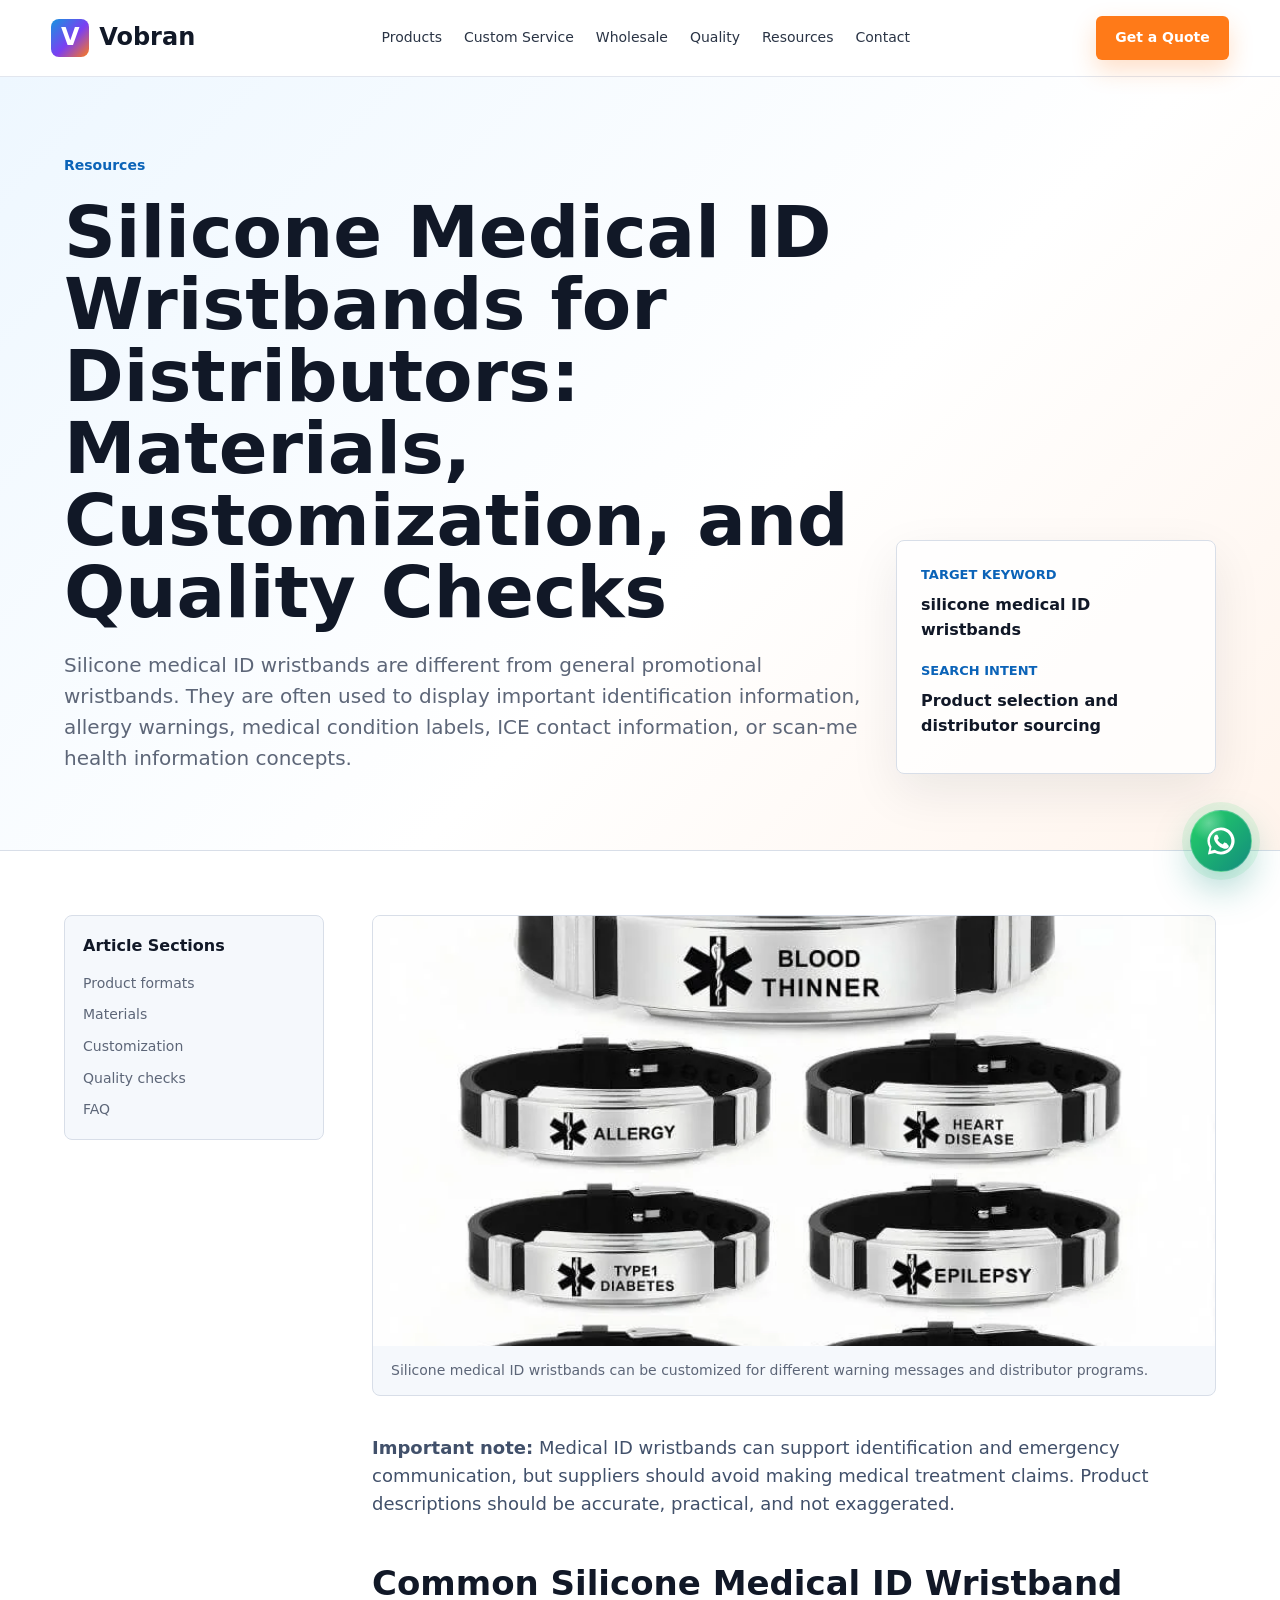
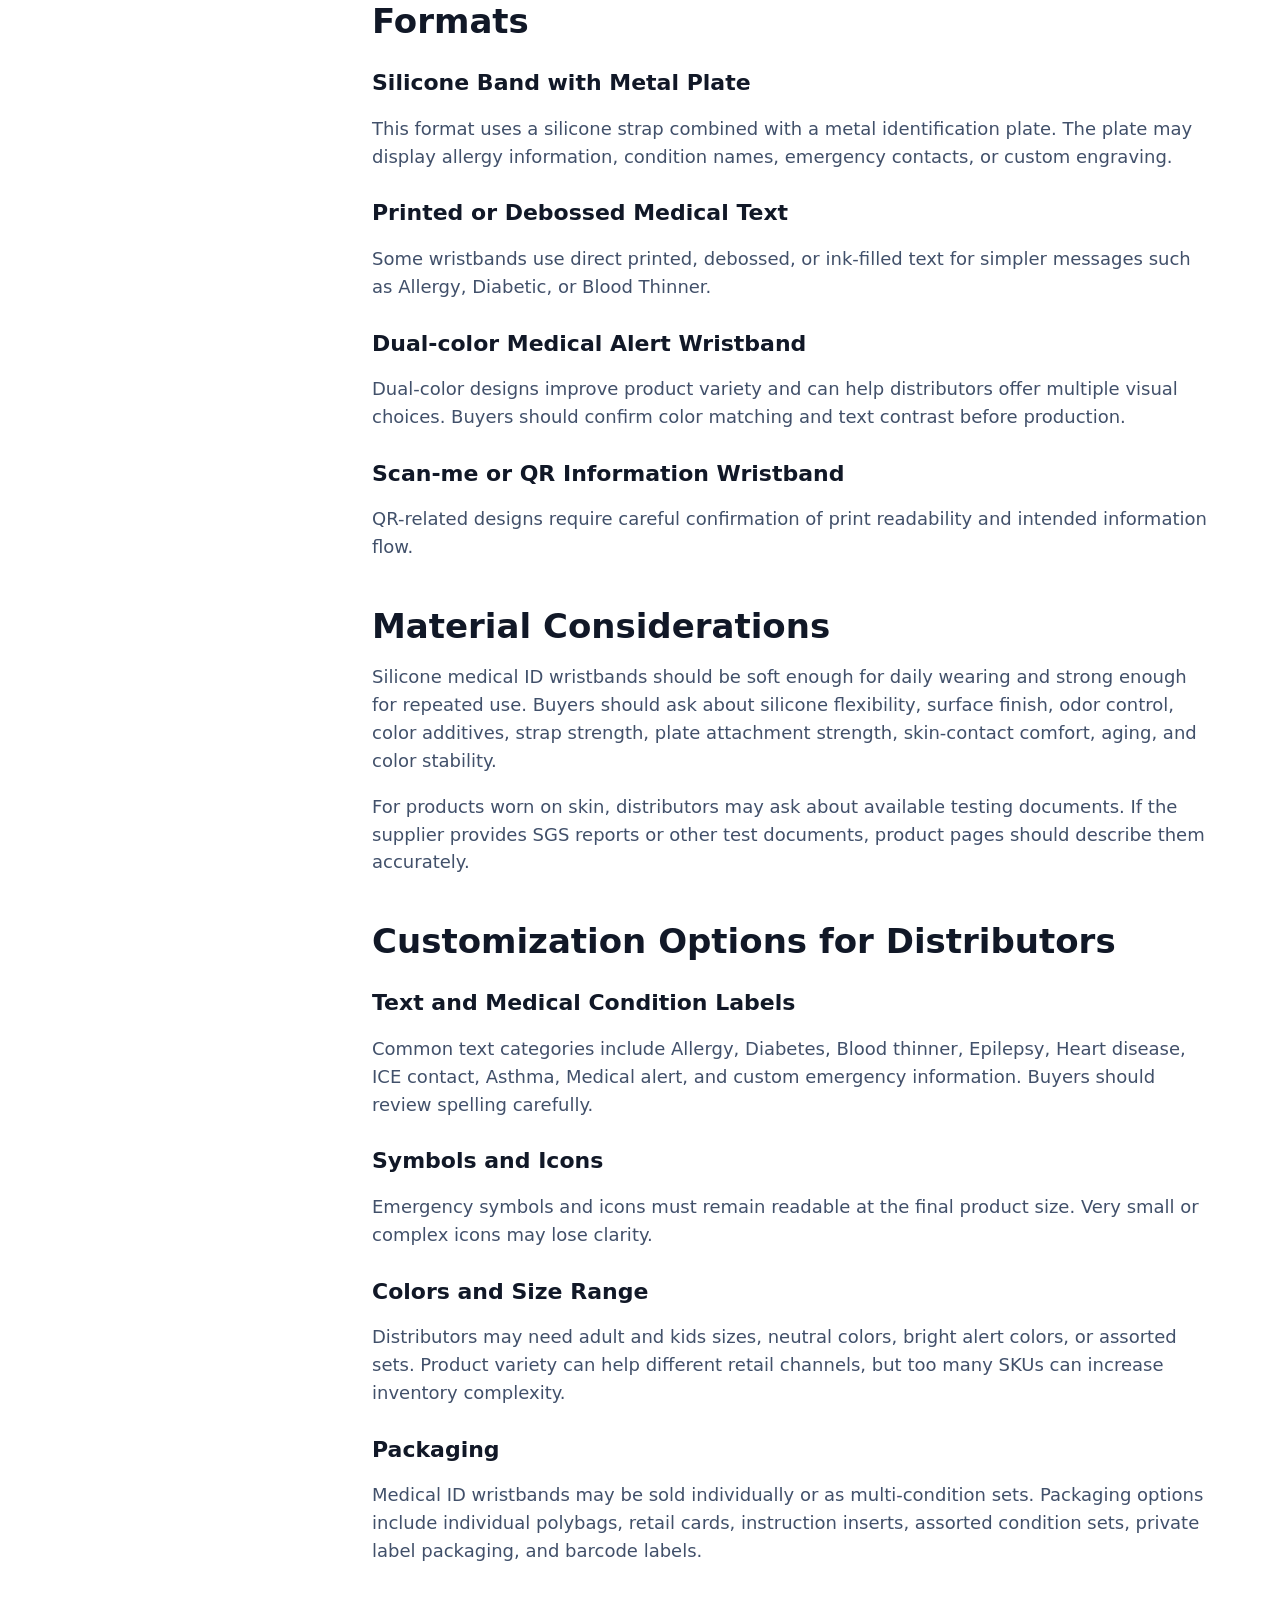
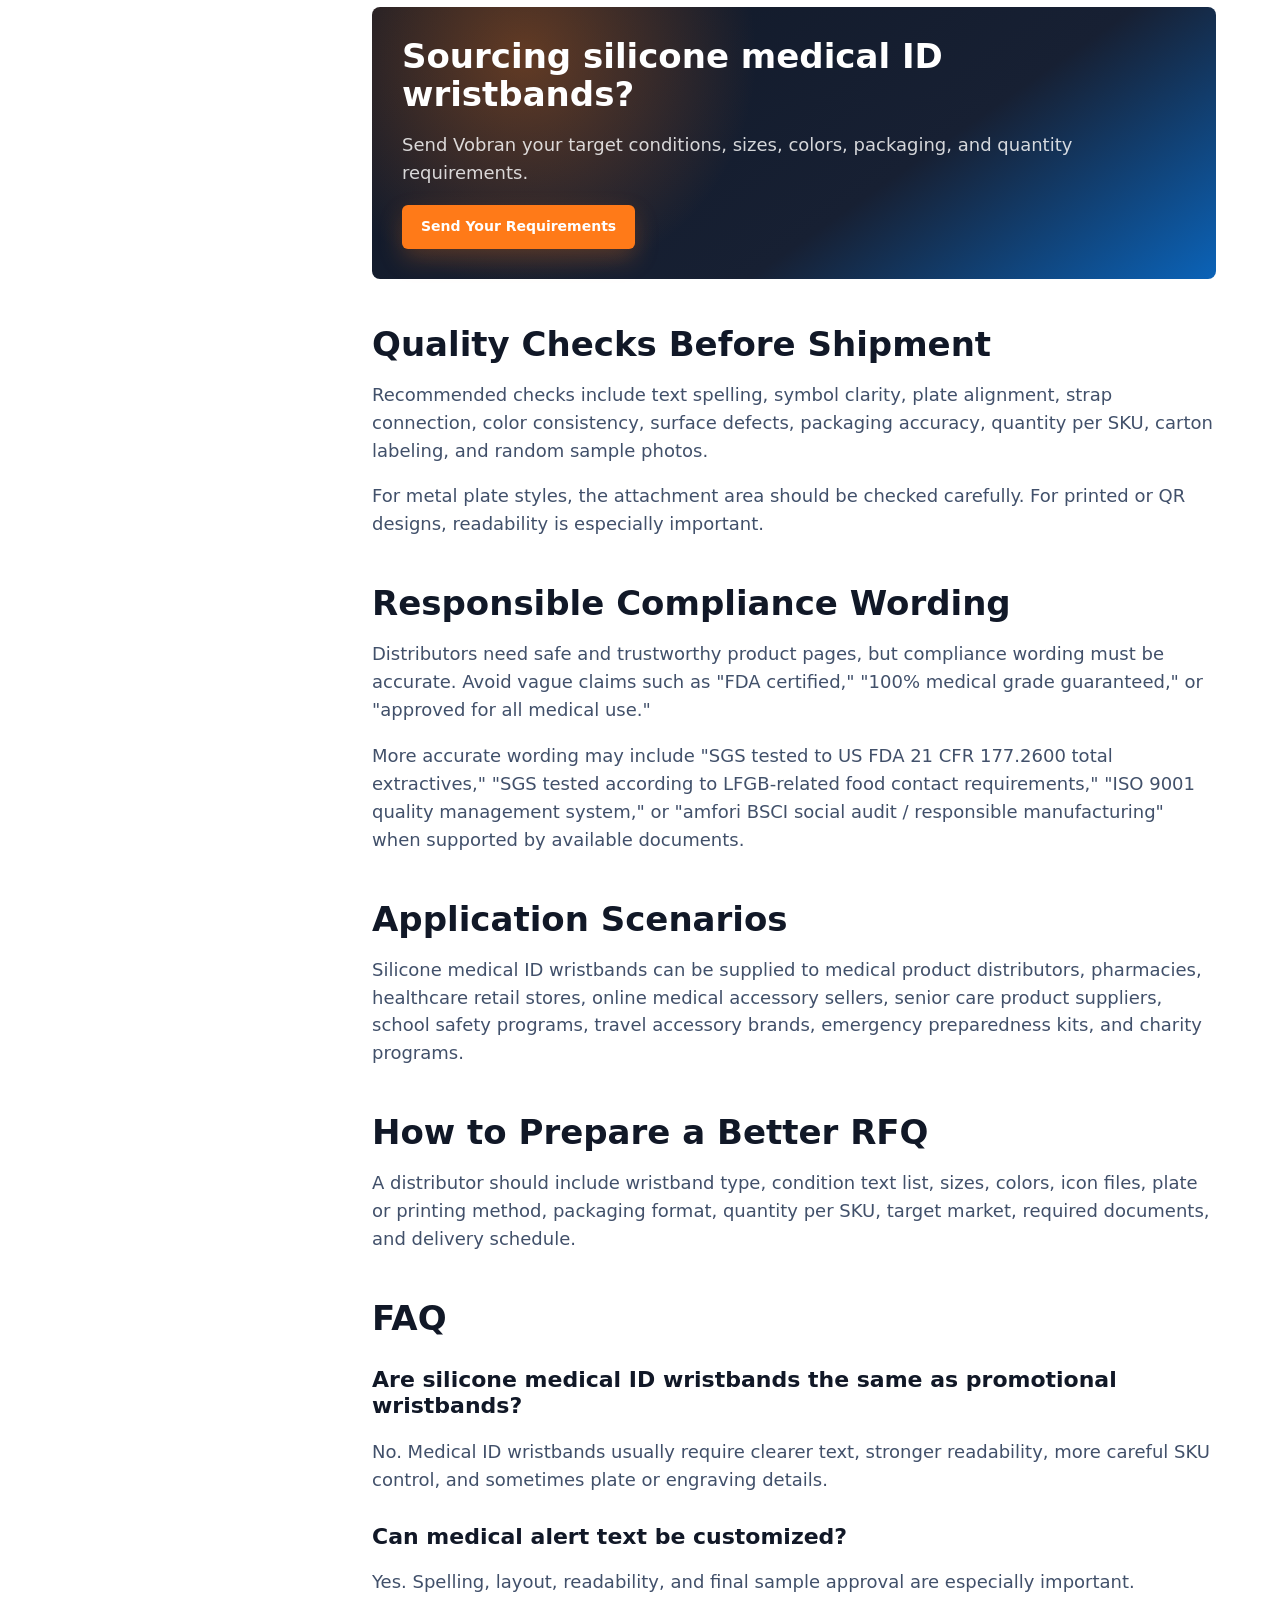
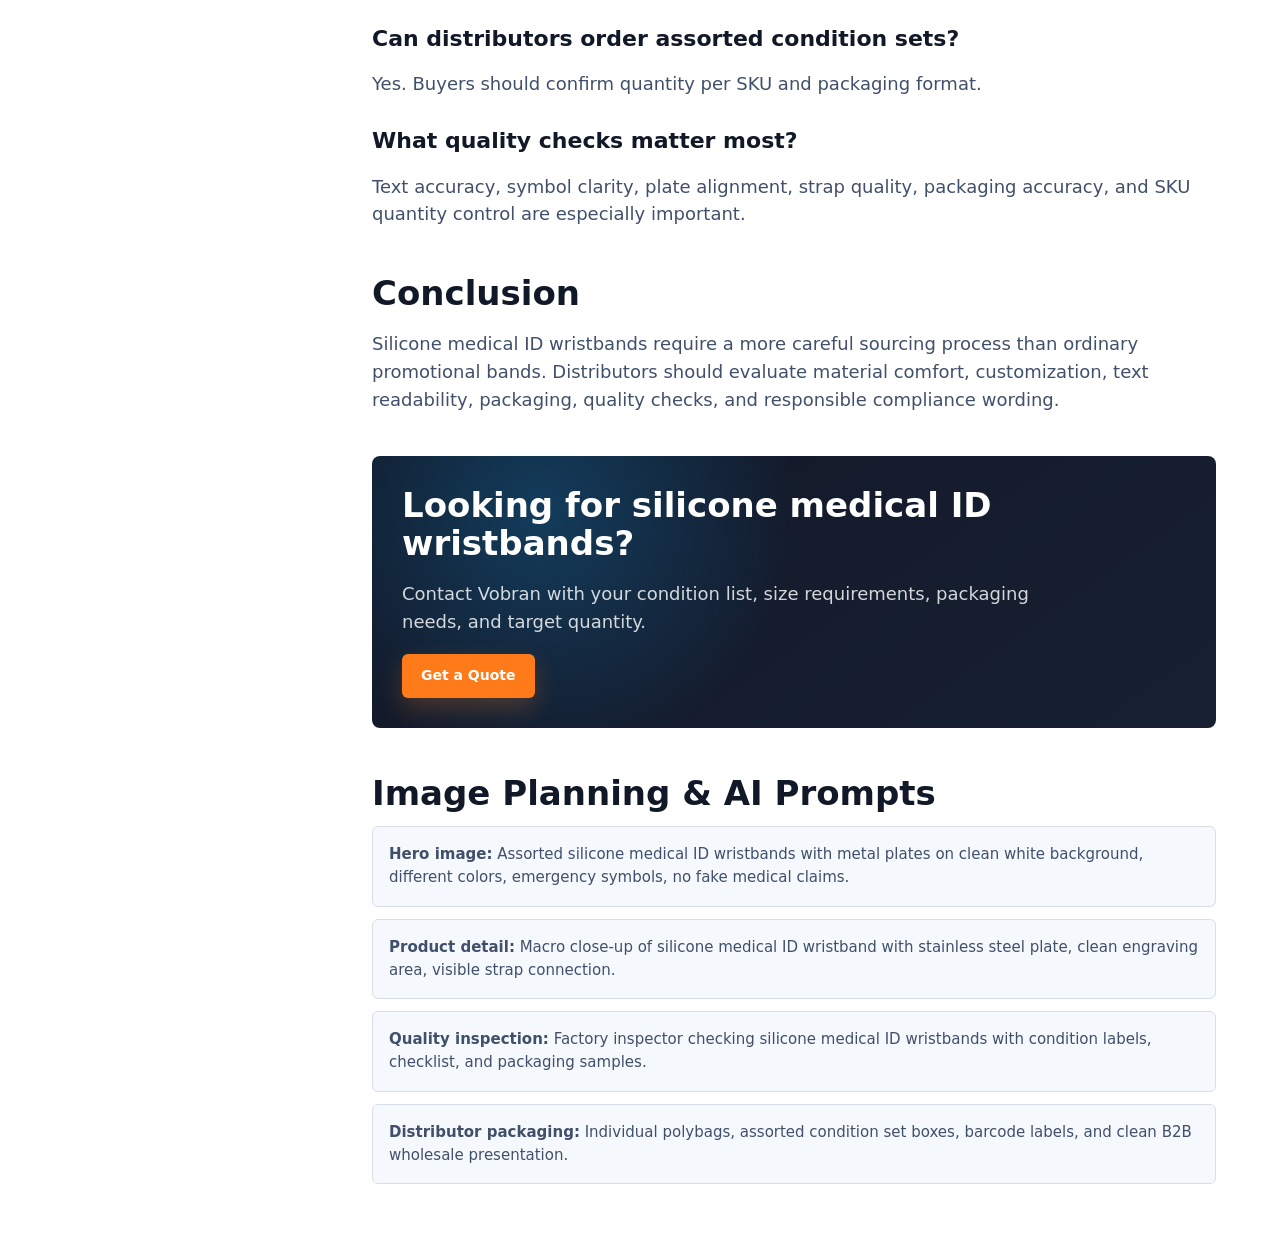
<file: resources/silicone-medical-id-wristbands-distributors/index.html>
<!doctype html>
<html lang="en">
  <head>
    <meta charset="UTF-8" />
    <meta name="viewport" content="width=device-width, initial-scale=1.0" />
    <title>Silicone Medical ID Wristbands for Distributors: Materials, Customization, and Quality Checks</title>
    <meta name="description" content="A practical sourcing guide for distributors buying silicone medical ID wristbands, including product formats, materials, engraving, packaging, testing language, and quality inspection." />
    <link rel="stylesheet" href="../../styles.css" />
  </head>
  <body>
    <header class="site-header blog-header">
      <a class="brand" href="../../index.html"><span class="brand-mark">V</span><span>Vobran</span></a>
      <nav class="main-nav" aria-label="Main navigation">
        <a href="../../index.html#products">Products</a>
        <a href="../../index.html#custom">Custom Service</a>
        <a href="../../index.html#wholesale">Wholesale</a>
        <a href="../../index.html#quality">Quality</a>
        <a href="../../index.html#resources">Resources</a>
        <a href="../../index.html#contact">Contact</a>
      </nav>
      <a class="header-cta" href="../../index.html#contact">Get a Quote</a>
    </header>

    <main class="blog-page">
      <section class="blog-hero">
        <div>
          <a class="breadcrumb" href="../../index.html#resources">Resources</a>
          <h1>Silicone Medical ID Wristbands for Distributors: Materials, Customization, and Quality Checks</h1>
          <p>Silicone medical ID wristbands are different from general promotional wristbands. They are often used to display important identification information, allergy warnings, medical condition labels, ICE contact information, or scan-me health information concepts.</p>
        </div>
        <aside class="blog-summary">
          <strong>Target keyword</strong>
          <span>silicone medical ID wristbands</span>
          <strong>Search intent</strong>
          <span>Product selection and distributor sourcing</span>
        </aside>
      </section>

      <article class="blog-layout">
        <aside class="toc">
          <strong>Article Sections</strong>
          <a href="#formats">Product formats</a>
          <a href="#materials">Materials</a>
          <a href="#customization">Customization</a>
          <a href="#checks">Quality checks</a>
          <a href="#faq">FAQ</a>
        </aside>
        <div class="article-content">
          <figure class="article-image">
            <img src="../../assets/products/medical-id/multi-condition-medical-alert.webp" alt="Silicone medical ID wristbands with custom warning text" />
            <figcaption>Silicone medical ID wristbands can be customized for different warning messages and distributor programs.</figcaption>
          </figure>

          <p><strong>Important note:</strong> Medical ID wristbands can support identification and emergency communication, but suppliers should avoid making medical treatment claims. Product descriptions should be accurate, practical, and not exaggerated.</p>

          <h2 id="formats">Common Silicone Medical ID Wristband Formats</h2>
          <h3>Silicone Band with Metal Plate</h3>
          <p>This format uses a silicone strap combined with a metal identification plate. The plate may display allergy information, condition names, emergency contacts, or custom engraving.</p>
          <h3>Printed or Debossed Medical Text</h3>
          <p>Some wristbands use direct printed, debossed, or ink-filled text for simpler messages such as Allergy, Diabetic, or Blood Thinner.</p>
          <h3>Dual-color Medical Alert Wristband</h3>
          <p>Dual-color designs improve product variety and can help distributors offer multiple visual choices. Buyers should confirm color matching and text contrast before production.</p>
          <h3>Scan-me or QR Information Wristband</h3>
          <p>QR-related designs require careful confirmation of print readability and intended information flow.</p>

          <h2 id="materials">Material Considerations</h2>
          <p>Silicone medical ID wristbands should be soft enough for daily wearing and strong enough for repeated use. Buyers should ask about silicone flexibility, surface finish, odor control, color additives, strap strength, plate attachment strength, skin-contact comfort, aging, and color stability.</p>
          <p>For products worn on skin, distributors may ask about available testing documents. If the supplier provides SGS reports or other test documents, product pages should describe them accurately.</p>

          <h2 id="customization">Customization Options for Distributors</h2>
          <h3>Text and Medical Condition Labels</h3>
          <p>Common text categories include Allergy, Diabetes, Blood thinner, Epilepsy, Heart disease, ICE contact, Asthma, Medical alert, and custom emergency information. Buyers should review spelling carefully.</p>
          <h3>Symbols and Icons</h3>
          <p>Emergency symbols and icons must remain readable at the final product size. Very small or complex icons may lose clarity.</p>
          <h3>Colors and Size Range</h3>
          <p>Distributors may need adult and kids sizes, neutral colors, bright alert colors, or assorted sets. Product variety can help different retail channels, but too many SKUs can increase inventory complexity.</p>
          <h3>Packaging</h3>
          <p>Medical ID wristbands may be sold individually or as multi-condition sets. Packaging options include individual polybags, retail cards, instruction inserts, assorted condition sets, private label packaging, and barcode labels.</p>

          <div class="article-cta">
            <h2>Sourcing silicone medical ID wristbands?</h2>
            <p>Send Vobran your target conditions, sizes, colors, packaging, and quantity requirements.</p>
            <a class="button primary" href="../../index.html#contact">Send Your Requirements</a>
          </div>

          <h2 id="checks">Quality Checks Before Shipment</h2>
          <p>Recommended checks include text spelling, symbol clarity, plate alignment, strap connection, color consistency, surface defects, packaging accuracy, quantity per SKU, carton labeling, and random sample photos.</p>
          <p>For metal plate styles, the attachment area should be checked carefully. For printed or QR designs, readability is especially important.</p>

          <h2>Responsible Compliance Wording</h2>
          <p>Distributors need safe and trustworthy product pages, but compliance wording must be accurate. Avoid vague claims such as "FDA certified," "100% medical grade guaranteed," or "approved for all medical use."</p>
          <p>More accurate wording may include "SGS tested to US FDA 21 CFR 177.2600 total extractives," "SGS tested according to LFGB-related food contact requirements," "ISO 9001 quality management system," or "amfori BSCI social audit / responsible manufacturing" when supported by available documents.</p>

          <h2>Application Scenarios</h2>
          <p>Silicone medical ID wristbands can be supplied to medical product distributors, pharmacies, healthcare retail stores, online medical accessory sellers, senior care product suppliers, school safety programs, travel accessory brands, emergency preparedness kits, and charity programs.</p>

          <h2>How to Prepare a Better RFQ</h2>
          <p>A distributor should include wristband type, condition text list, sizes, colors, icon files, plate or printing method, packaging format, quantity per SKU, target market, required documents, and delivery schedule.</p>

          <h2 id="faq">FAQ</h2>
          <h3>Are silicone medical ID wristbands the same as promotional wristbands?</h3>
          <p>No. Medical ID wristbands usually require clearer text, stronger readability, more careful SKU control, and sometimes plate or engraving details.</p>
          <h3>Can medical alert text be customized?</h3>
          <p>Yes. Spelling, layout, readability, and final sample approval are especially important.</p>
          <h3>Can distributors order assorted condition sets?</h3>
          <p>Yes. Buyers should confirm quantity per SKU and packaging format.</p>
          <h3>What quality checks matter most?</h3>
          <p>Text accuracy, symbol clarity, plate alignment, strap quality, packaging accuracy, and SKU quantity control are especially important.</p>

          <h2>Conclusion</h2>
          <p>Silicone medical ID wristbands require a more careful sourcing process than ordinary promotional bands. Distributors should evaluate material comfort, customization, text readability, packaging, quality checks, and responsible compliance wording.</p>

          <div class="article-cta final">
            <h2>Looking for silicone medical ID wristbands?</h2>
            <p>Contact Vobran with your condition list, size requirements, packaging needs, and target quantity.</p>
            <a class="button primary" href="../../index.html#contact">Get a Quote</a>
          </div>

          <h2>Image Planning & AI Prompts</h2>
          <div class="prompt-list">
            <p><strong>Hero image:</strong> Assorted silicone medical ID wristbands with metal plates on clean white background, different colors, emergency symbols, no fake medical claims.</p>
            <p><strong>Product detail:</strong> Macro close-up of silicone medical ID wristband with stainless steel plate, clean engraving area, visible strap connection.</p>
            <p><strong>Quality inspection:</strong> Factory inspector checking silicone medical ID wristbands with condition labels, checklist, and packaging samples.</p>
            <p><strong>Distributor packaging:</strong> Individual polybags, assorted condition set boxes, barcode labels, and clean B2B wholesale presentation.</p>
          </div>
        </div>
      </article>
    </main>
    <a class="whatsapp-float" href="https://wa.me/8614776951113?text=Hello%2C%20I%20am%20interested%20in%20your%20products.%20Please%20send%20me%20more%20details." target="_blank" rel="noreferrer" aria-label="Contact Vobran on WhatsApp">
      <svg viewBox="0 0 32 32" aria-hidden="true">
        <path d="M16 3.2A12.7 12.7 0 0 0 5.1 22.4L3.7 28.8l6.6-1.6A12.7 12.7 0 1 0 16 3.2Zm0 22.9c-2 0-3.8-.6-5.4-1.6l-.4-.3-3.9.9.8-3.8-.3-.4a10.1 10.1 0 1 1 9.2 5.2Zm5.7-7.6c-.3-.2-1.8-.9-2.1-1-.3-.1-.5-.2-.7.2-.2.3-.8 1-1 1.2-.2.2-.4.2-.7.1-.3-.2-1.3-.5-2.5-1.5-.9-.8-1.6-1.8-1.8-2.1-.2-.3 0-.5.1-.7l.5-.6c.2-.2.2-.3.3-.5.1-.2.1-.4 0-.6-.1-.2-.7-1.7-1-2.3-.3-.6-.5-.5-.7-.5h-.6c-.2 0-.6.1-.9.4-.3.3-1.2 1.2-1.2 2.9s1.3 3.4 1.4 3.6c.2.2 2.5 3.8 6 5.3.8.4 1.5.6 2 .8.8.3 1.6.2 2.2.1.7-.1 1.8-.7 2.1-1.4.3-.7.3-1.3.2-1.4-.1-.2-.3-.2-.6-.4Z" />
      </svg>
    </a>
  </body>
</html>
</file>
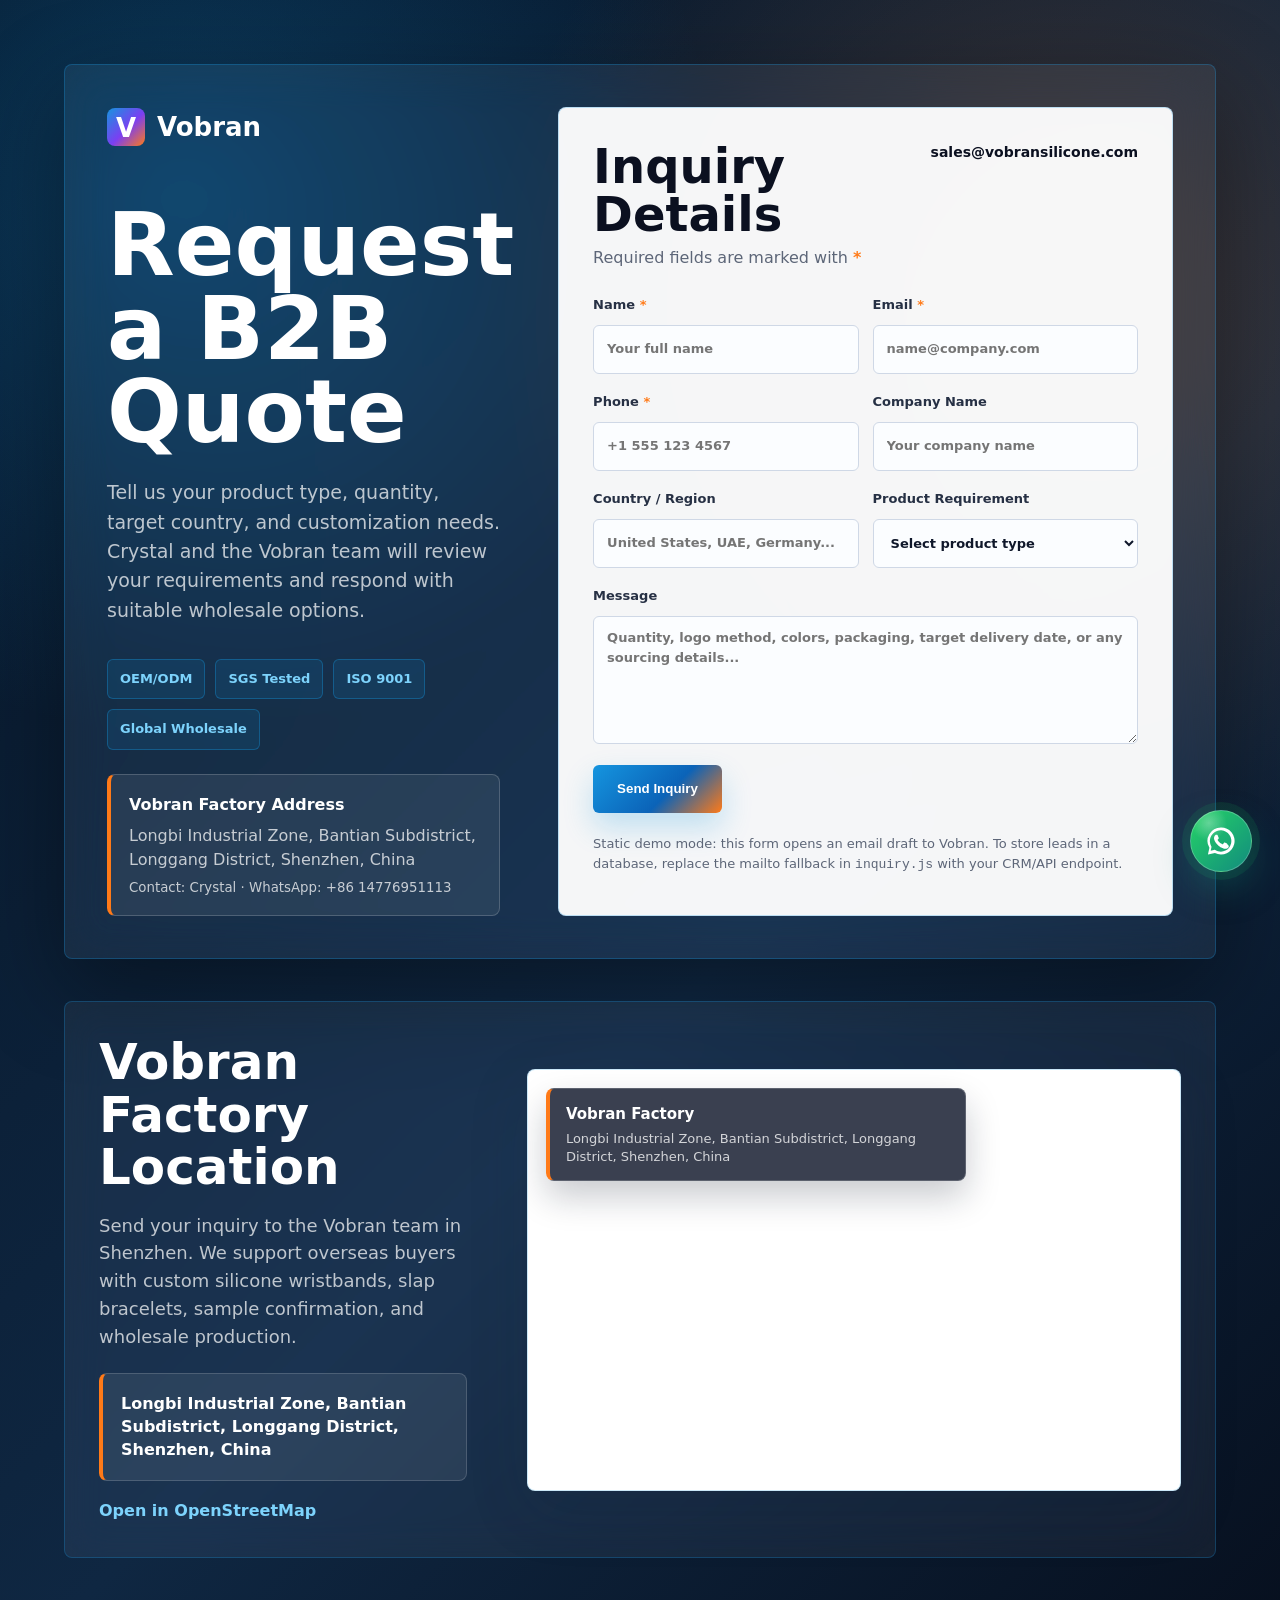
<file: inquiry.html>
﻿<!doctype html>
<html lang="en">
  <head>
    <meta charset="UTF-8" />
    <meta name="viewport" content="width=device-width, initial-scale=1.0" />
    <title>Request a Quote | Vobran Silicone Wristbands Manufacturer</title>
    <meta
      name="description"
      content="Send Vobran your custom silicone wristband requirements. B2B inquiry form for wholesale buyers, importers, distributors, and brand sourcing teams."
    />
    <link rel="stylesheet" href="styles.css" />
  </head>
  <body class="inquiry-body">
    <main class="inquiry-page">
      <section class="inquiry-panel">
        <div class="inquiry-copy">
          <a class="inquiry-brand" href="index.html">
            <span class="brand-mark">V</span>
            <span>Vobran</span>
          </a>
          <h1>Request a B2B Quote</h1>
          <p>
            Tell us your product type, quantity, target country, and customization needs.
            Crystal and the Vobran team will review your requirements and respond with
            suitable wholesale options.
          </p>
          <div class="inquiry-proof">
            <span>OEM/ODM</span>
            <span>SGS Tested</span>
            <span>ISO 9001</span>
            <span>Global Wholesale</span>
          </div>
          <div class="inquiry-contact-card">
            <strong>Vobran Factory Address</strong>
            <span>Longbi Industrial Zone, Bantian Subdistrict, Longgang District, Shenzhen, China</span>
            <small>Contact: Crystal &middot; WhatsApp: +86 14776951113</small>
          </div>
        </div>

        <form class="b2b-inquiry-form" id="b2bInquiryForm" novalidate>
          <div class="form-title-row">
            <div>
              <h2>Inquiry Details</h2>
              <p>Required fields are marked with <strong>*</strong></p>
            </div>
            <a href="mailto:sales@vobransilicone.com">sales@vobransilicone.com</a>
          </div>

          <div class="field-row">
            <label>
              <span>Name <strong>*</strong></span>
              <input name="name" autocomplete="name" placeholder="Your full name" required />
              <small class="error-message">Please enter your name.</small>
            </label>
            <label>
              <span>Email <strong>*</strong></span>
              <input type="email" name="email" autocomplete="email" placeholder="name@company.com" required />
              <small class="error-message">Please enter a valid email address.</small>
            </label>
          </div>

          <div class="field-row">
            <label>
              <span>Phone <strong>*</strong></span>
              <input name="phone" autocomplete="tel" placeholder="+1 555 123 4567" required pattern="^[+()\\-\\s0-9]{7,24}$" />
              <small class="error-message">Please enter a valid international phone number.</small>
            </label>
            <label>
              <span>Company Name</span>
              <input name="company" autocomplete="organization" placeholder="Your company name" />
              <small class="error-message">Please check this field.</small>
            </label>
          </div>

          <div class="field-row">
            <label>
              <span>Country / Region</span>
              <input name="country" autocomplete="country-name" placeholder="United States, UAE, Germany..." />
              <small class="error-message">Please check this field.</small>
            </label>
            <label>
              <span>Product Requirement</span>
              <select name="productRequirement">
                <option value="">Select product type</option>
                <option>Custom Silicone Wristbands</option>
                <option>Silicone Medical ID Wristbands</option>
                <option>1-inch Silicone Wristbands</option>
                <option>Silicone Slap Bracelets</option>
                <option>Wholesale Assorted Wristbands</option>
                <option>Other Silicone Products</option>
              </select>
              <small class="error-message">Please check this field.</small>
            </label>
          </div>

          <label class="field-wide">
            <span>Message</span>
            <textarea name="message" rows="5" placeholder="Quantity, logo method, colors, packaging, target delivery date, or any sourcing details..."></textarea>
            <small class="error-message">Please check this field.</small>
          </label>

          <label class="anti-spam-field" aria-hidden="true">
            Website
            <input name="website" tabindex="-1" autocomplete="off" />
          </label>

          <div class="form-actions">
            <button class="inquiry-submit" type="submit">
              <span>Send Inquiry</span>
            </button>
            <p class="submit-status" role="status" aria-live="polite"></p>
          </div>

          <p class="inquiry-note">
            Static demo mode: this form opens an email draft to Vobran. To store leads in a database,
            replace the mailto fallback in <code>inquiry.js</code> with your CRM/API endpoint.
          </p>
        </form>
      </section>
      <section class="osm-map-section inquiry-map-section">
        <div class="map-copy">
          <h2>Vobran Factory Location</h2>
          <p>Send your inquiry to the Vobran team in Shenzhen. We support overseas buyers with custom silicone wristbands, slap bracelets, sample confirmation, and wholesale production.</p>
          <address>Longbi Industrial Zone, Bantian Subdistrict, Longgang District, Shenzhen, China</address>
          <a class="text-link" href="https://www.openstreetmap.org/search?query=Longbi%20Industrial%20Zone%2C%20Bantian%20Subdistrict%2C%20Longgang%20District%2C%20Shenzhen%2C%20China" target="_blank" rel="noreferrer">Open in OpenStreetMap</a>
        </div>
        <div class="osm-map-card">
          <div class="map-label">
            <strong>Vobran Factory</strong>
            <span>Longbi Industrial Zone, Bantian Subdistrict, Longgang District, Shenzhen, China</span>
          </div>
          <iframe
            title="OpenStreetMap location for Vobran factory"
            src="https://www.openstreetmap.org/export/embed.html?bbox=114.045%2C22.610%2C114.095%2C22.650&amp;layer=mapnik&amp;marker=22.630%2C114.070"
            loading="lazy"
            referrerpolicy="no-referrer-when-downgrade"
          ></iframe>
        </div>
      </section>
    </main>
    <a class="whatsapp-float" href="https://wa.me/8614776951113?text=Hello%2C%20I%20am%20interested%20in%20your%20products.%20Please%20send%20me%20more%20details." target="_blank" rel="noreferrer" aria-label="Contact Vobran on WhatsApp">
      <svg viewBox="0 0 32 32" aria-hidden="true">
        <path d="M16 3.2A12.7 12.7 0 0 0 5.1 22.4L3.7 28.8l6.6-1.6A12.7 12.7 0 1 0 16 3.2Zm0 22.9c-2 0-3.8-.6-5.4-1.6l-.4-.3-3.9.9.8-3.8-.3-.4a10.1 10.1 0 1 1 9.2 5.2Zm5.7-7.6c-.3-.2-1.8-.9-2.1-1-.3-.1-.5-.2-.7.2-.2.3-.8 1-1 1.2-.2.2-.4.2-.7.1-.3-.2-1.3-.5-2.5-1.5-.9-.8-1.6-1.8-1.8-2.1-.2-.3 0-.5.1-.7l.5-.6c.2-.2.2-.3.3-.5.1-.2.1-.4 0-.6-.1-.2-.7-1.7-1-2.3-.3-.6-.5-.5-.7-.5h-.6c-.2 0-.6.1-.9.4-.3.3-1.2 1.2-1.2 2.9s1.3 3.4 1.4 3.6c.2.2 2.5 3.8 6 5.3.8.4 1.5.6 2 .8.8.3 1.6.2 2.2.1.7-.1 1.8-.7 2.1-1.4.3-.7.3-1.3.2-1.4-.1-.2-.3-.2-.6-.4Z" />
      </svg>
    </a>
    <script src="inquiry.js"></script>
  </body>
</html>
</file>
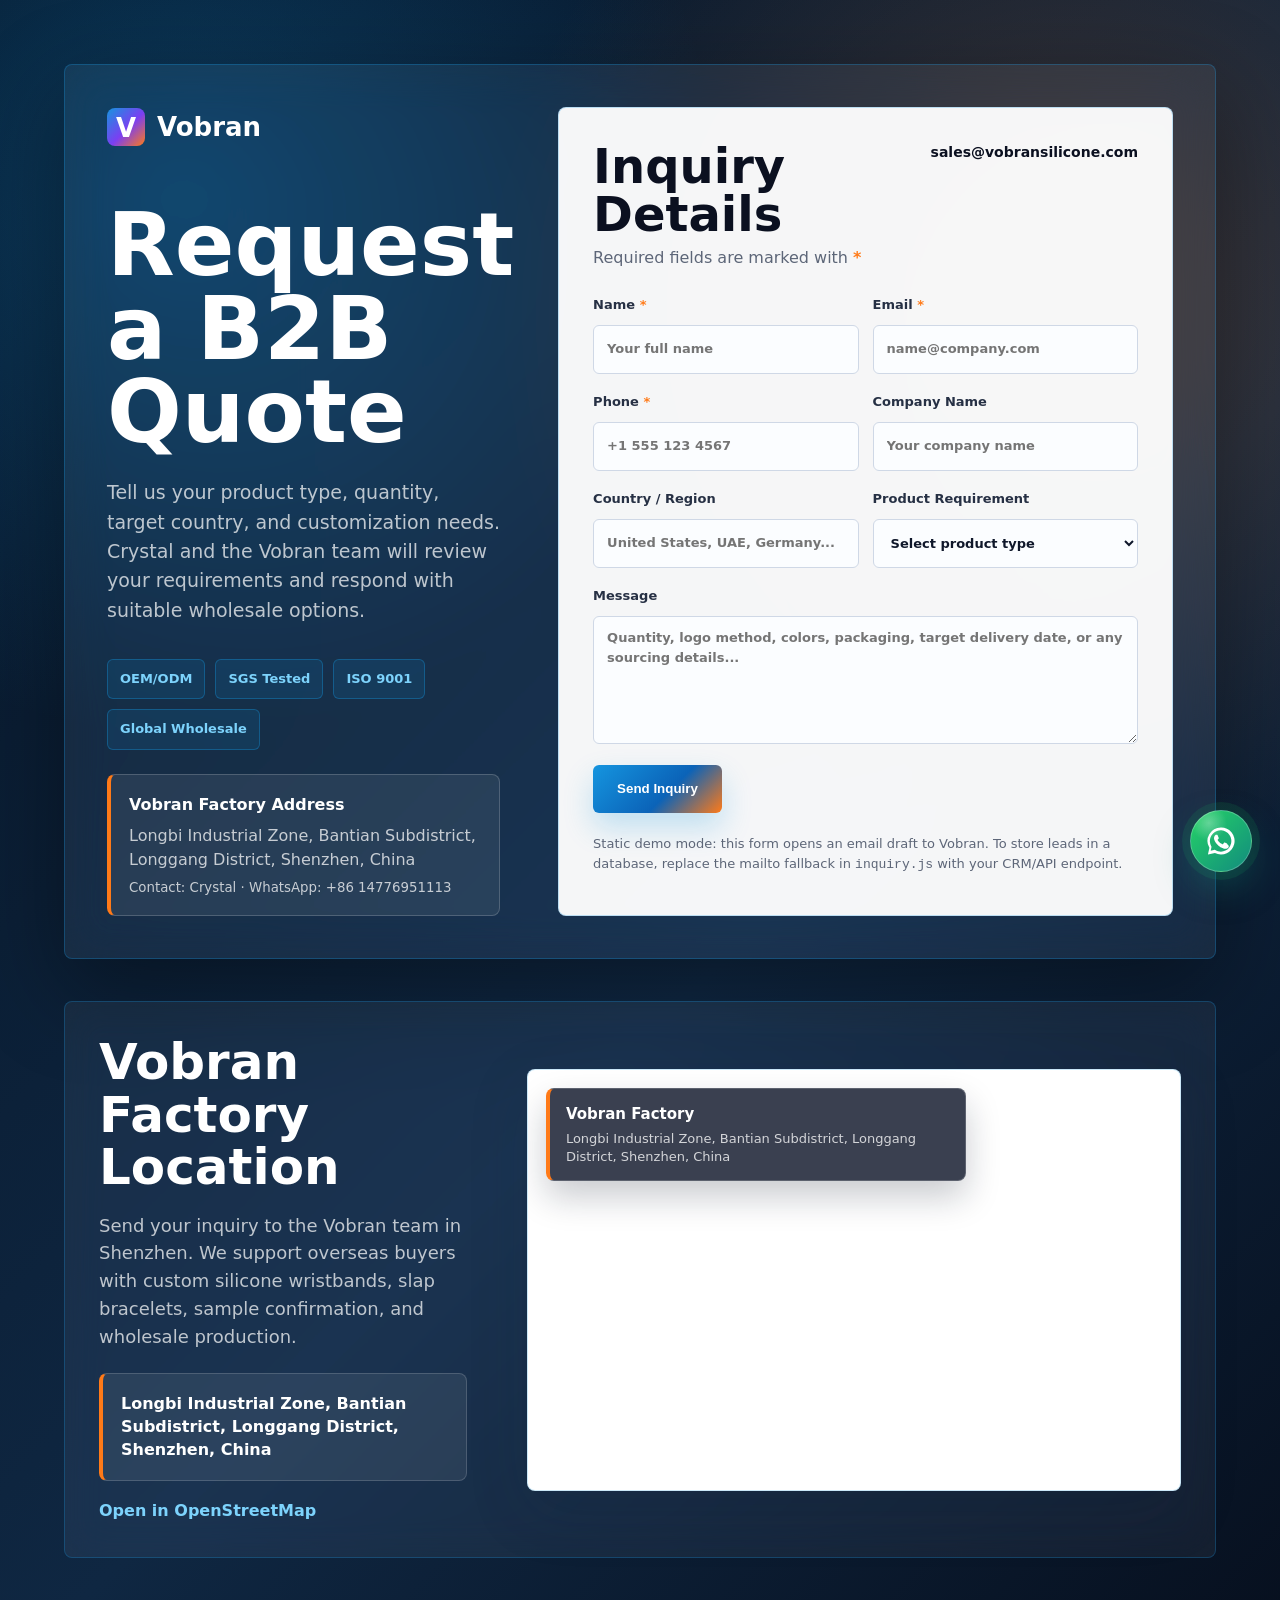
<file: 6-13/inquiry.html>
﻿<!doctype html>
<html lang="en">
  <head>
    <meta charset="UTF-8" />
    <meta name="viewport" content="width=device-width, initial-scale=1.0" />
    <title>Request a Quote | Vobran Silicone Wristbands Manufacturer</title>
    <meta
      name="description"
      content="Send Vobran your custom silicone wristband requirements. B2B inquiry form for wholesale buyers, importers, distributors, and brand sourcing teams."
    />
    <link rel="stylesheet" href="styles.css" />
  </head>
  <body class="inquiry-body">
    <main class="inquiry-page">
      <section class="inquiry-panel">
        <div class="inquiry-copy">
          <a class="inquiry-brand" href="index.html">
            <span class="brand-mark">V</span>
            <span>Vobran</span>
          </a>
          <h1>Request a B2B Quote</h1>
          <p>
            Tell us your product type, quantity, target country, and customization needs.
            Crystal and the Vobran team will review your requirements and respond with
            suitable wholesale options.
          </p>
          <div class="inquiry-proof">
            <span>OEM/ODM</span>
            <span>SGS Tested</span>
            <span>ISO 9001</span>
            <span>Global Wholesale</span>
          </div>
          <div class="inquiry-contact-card">
            <strong>Vobran Factory Address</strong>
            <span>Longbi Industrial Zone, Bantian Subdistrict, Longgang District, Shenzhen, China</span>
            <small>Contact: Crystal &middot; WhatsApp: +86 14776951113</small>
          </div>
        </div>

        <form class="b2b-inquiry-form" id="b2bInquiryForm" novalidate>
          <div class="form-title-row">
            <div>
              <h2>Inquiry Details</h2>
              <p>Required fields are marked with <strong>*</strong></p>
            </div>
            <a href="mailto:sales@vobransilicone.com">sales@vobransilicone.com</a>
          </div>

          <div class="field-row">
            <label>
              <span>Name <strong>*</strong></span>
              <input name="name" autocomplete="name" placeholder="Your full name" required />
              <small class="error-message">Please enter your name.</small>
            </label>
            <label>
              <span>Email <strong>*</strong></span>
              <input type="email" name="email" autocomplete="email" placeholder="name@company.com" required />
              <small class="error-message">Please enter a valid email address.</small>
            </label>
          </div>

          <div class="field-row">
            <label>
              <span>Phone <strong>*</strong></span>
              <input name="phone" autocomplete="tel" placeholder="+1 555 123 4567" required pattern="^[+()\\-\\s0-9]{7,24}$" />
              <small class="error-message">Please enter a valid international phone number.</small>
            </label>
            <label>
              <span>Company Name</span>
              <input name="company" autocomplete="organization" placeholder="Your company name" />
              <small class="error-message">Please check this field.</small>
            </label>
          </div>

          <div class="field-row">
            <label>
              <span>Country / Region</span>
              <input name="country" autocomplete="country-name" placeholder="United States, UAE, Germany..." />
              <small class="error-message">Please check this field.</small>
            </label>
            <label>
              <span>Product Requirement</span>
              <select name="productRequirement">
                <option value="">Select product type</option>
                <option>Custom Silicone Wristbands</option>
                <option>Silicone Medical ID Wristbands</option>
                <option>1-inch Silicone Wristbands</option>
                <option>Silicone Slap Bracelets</option>
                <option>Wholesale Assorted Wristbands</option>
                <option>Other Silicone Products</option>
              </select>
              <small class="error-message">Please check this field.</small>
            </label>
          </div>

          <label class="field-wide">
            <span>Message</span>
            <textarea name="message" rows="5" placeholder="Quantity, logo method, colors, packaging, target delivery date, or any sourcing details..."></textarea>
            <small class="error-message">Please check this field.</small>
          </label>

          <label class="anti-spam-field" aria-hidden="true">
            Website
            <input name="website" tabindex="-1" autocomplete="off" />
          </label>

          <div class="form-actions">
            <button class="inquiry-submit" type="submit">
              <span>Send Inquiry</span>
            </button>
            <p class="submit-status" role="status" aria-live="polite"></p>
          </div>

          <p class="inquiry-note">
            Static demo mode: this form opens an email draft to Vobran. To store leads in a database,
            replace the mailto fallback in <code>inquiry.js</code> with your CRM/API endpoint.
          </p>
        </form>
      </section>
      <section class="osm-map-section inquiry-map-section">
        <div class="map-copy">
          <h2>Vobran Factory Location</h2>
          <p>Send your inquiry to the Vobran team in Shenzhen. We support overseas buyers with custom silicone wristbands, slap bracelets, sample confirmation, and wholesale production.</p>
          <address>Longbi Industrial Zone, Bantian Subdistrict, Longgang District, Shenzhen, China</address>
          <a class="text-link" href="https://www.openstreetmap.org/search?query=Longbi%20Industrial%20Zone%2C%20Bantian%20Subdistrict%2C%20Longgang%20District%2C%20Shenzhen%2C%20China" target="_blank" rel="noreferrer">Open in OpenStreetMap</a>
        </div>
        <div class="osm-map-card">
          <div class="map-label">
            <strong>Vobran Factory</strong>
            <span>Longbi Industrial Zone, Bantian Subdistrict, Longgang District, Shenzhen, China</span>
          </div>
          <iframe
            title="OpenStreetMap location for Vobran factory"
            src="https://www.openstreetmap.org/export/embed.html?bbox=114.045%2C22.610%2C114.095%2C22.650&amp;layer=mapnik&amp;marker=22.630%2C114.070"
            loading="lazy"
            referrerpolicy="no-referrer-when-downgrade"
          ></iframe>
        </div>
      </section>
    </main>
    <a class="whatsapp-float" href="https://wa.me/8614776951113?text=Hello%2C%20I%20am%20interested%20in%20your%20products.%20Please%20send%20me%20more%20details." target="_blank" rel="noreferrer" aria-label="Contact Vobran on WhatsApp">
      <svg viewBox="0 0 32 32" aria-hidden="true">
        <path d="M16 3.2A12.7 12.7 0 0 0 5.1 22.4L3.7 28.8l6.6-1.6A12.7 12.7 0 1 0 16 3.2Zm0 22.9c-2 0-3.8-.6-5.4-1.6l-.4-.3-3.9.9.8-3.8-.3-.4a10.1 10.1 0 1 1 9.2 5.2Zm5.7-7.6c-.3-.2-1.8-.9-2.1-1-.3-.1-.5-.2-.7.2-.2.3-.8 1-1 1.2-.2.2-.4.2-.7.1-.3-.2-1.3-.5-2.5-1.5-.9-.8-1.6-1.8-1.8-2.1-.2-.3 0-.5.1-.7l.5-.6c.2-.2.2-.3.3-.5.1-.2.1-.4 0-.6-.1-.2-.7-1.7-1-2.3-.3-.6-.5-.5-.7-.5h-.6c-.2 0-.6.1-.9.4-.3.3-1.2 1.2-1.2 2.9s1.3 3.4 1.4 3.6c.2.2 2.5 3.8 6 5.3.8.4 1.5.6 2 .8.8.3 1.6.2 2.2.1.7-.1 1.8-.7 2.1-1.4.3-.7.3-1.3.2-1.4-.1-.2-.3-.2-.6-.4Z" />
      </svg>
    </a>
    <script src="inquiry.js"></script>
  </body>
</html>
</file>
<file: styles.css>
﻿:root {
  --blue: #1595df;
  --blue-dark: #0b63b8;
  --orange: #ff7a18;
  --purple: #7b3ff2;
  --ink: #111827;
  --muted: #5d6678;
  --line: #d8dee8;
  --soft: #f5f8fc;
  --white: #ffffff;
  --radius: 8px;
  --shadow: 0 20px 60px rgba(18, 35, 64, 0.16);
}

* {
  box-sizing: border-box;
}

html {
  scroll-behavior: smooth;
}

body {
  margin: 0;
  color: var(--ink);
  background: var(--white);
  font-family: Inter, ui-sans-serif, system-ui, -apple-system, BlinkMacSystemFont, "Segoe UI", Arial, sans-serif;
  line-height: 1.55;
  overflow-x: hidden;
}

img {
  display: block;
  max-width: 100%;
}

a {
  color: inherit;
  text-decoration: none;
}

.site-header {
  position: sticky;
  top: 0;
  z-index: 20;
  display: grid;
  grid-template-columns: auto 1fr auto;
  align-items: center;
  gap: 22px;
  padding: 16px clamp(20px, 4vw, 64px);
  background: rgba(255, 255, 255, 0.94);
  border-bottom: 1px solid rgba(216, 222, 232, 0.75);
  backdrop-filter: blur(16px);
}

.brand {
  display: inline-flex;
  align-items: center;
  gap: 10px;
  font-weight: 800;
  font-size: 24px;
  letter-spacing: 0;
}

.brand-mark {
  display: grid;
  width: 38px;
  height: 38px;
  place-items: center;
  color: var(--white);
  background: linear-gradient(135deg, var(--blue), var(--purple) 54%, var(--orange));
  border-radius: 8px;
  font-weight: 900;
}

.main-nav {
  display: flex;
  align-items: center;
  justify-content: center;
  gap: 22px;
  font-size: 14px;
  color: #2a3445;
}

.nav-item {
  position: static;
}

.main-nav a {
  display: inline-flex;
  align-items: center;
  min-height: 42px;
}

.header-actions {
  display: inline-flex;
  align-items: center;
  justify-content: flex-end;
  gap: 10px;
  min-width: 0;
}

.language-switcher {
  position: relative;
  z-index: 50;
}

.language-trigger {
  display: inline-flex;
  align-items: center;
  justify-content: center;
  gap: 7px;
  height: 42px;
  padding: 0 13px;
  color: #1f2a3b;
  background: rgba(255, 255, 255, 0.82);
  border: 1px solid rgba(216, 226, 238, 0.95);
  border-radius: 8px;
  box-shadow: 0 10px 28px rgba(15, 23, 42, 0.06);
  cursor: pointer;
  font: inherit;
  font-size: 13px;
  font-weight: 750;
  transition: border-color 160ms ease, box-shadow 160ms ease, transform 160ms ease;
}

.language-trigger:hover,
.language-switcher.is-open .language-trigger {
  border-color: rgba(21, 149, 223, 0.48);
  box-shadow: 0 14px 36px rgba(21, 149, 223, 0.16);
  transform: translateY(-1px);
}

.language-trigger svg {
  width: 16px;
  height: 16px;
  fill: none;
  stroke: currentColor;
  stroke-width: 2;
  stroke-linecap: round;
  stroke-linejoin: round;
  transition: transform 160ms ease;
}

.language-switcher.is-open .language-trigger svg {
  transform: rotate(180deg);
}

.language-menu {
  position: absolute;
  top: calc(100% + 10px);
  right: 0;
  display: grid;
  min-width: 170px;
  padding: 8px;
  background:
    linear-gradient(135deg, rgba(255, 255, 255, 0.95), rgba(245, 249, 255, 0.88)),
    rgba(255, 255, 255, 0.76);
  border: 1px solid rgba(216, 226, 238, 0.9);
  border-radius: 8px;
  box-shadow: 0 24px 70px rgba(15, 23, 42, 0.16);
  backdrop-filter: blur(18px) saturate(1.25);
  opacity: 0;
  pointer-events: none;
  transform: translateY(8px);
  transition: opacity 160ms ease, transform 160ms ease;
}

.language-switcher.is-open .language-menu {
  opacity: 1;
  pointer-events: auto;
  transform: translateY(0);
}

.language-menu button {
  width: 100%;
  padding: 10px 11px;
  color: #1f2a3b;
  background: transparent;
  border: 0;
  border-radius: 7px;
  cursor: pointer;
  font: inherit;
  font-size: 13px;
  font-weight: 700;
  text-align: left;
  transition: background 140ms ease, color 140ms ease;
}

.language-menu button:hover {
  color: var(--blue-dark);
  background: rgba(21, 149, 223, 0.1);
}

[dir="rtl"] .language-menu button {
  text-align: right;
}

[dir="rtl"] .language-menu {
  right: auto;
  left: 0;
}

.is-language-switching [data-i18n] {
  opacity: 0.62;
  transition: opacity 180ms ease;
}

.has-mega > a::after {
  width: 7px;
  height: 7px;
  margin-left: 7px;
  border-right: 1.8px solid currentColor;
  border-bottom: 1.8px solid currentColor;
  content: "";
  transform: translateY(-2px) rotate(45deg);
  transition: transform 160ms ease;
}

.has-mega:hover > a,
.has-mega:focus-within > a,
.main-nav a:hover,
.text-link:hover,
.site-footer a:hover {
  color: var(--blue-dark);
}

.has-mega:hover > a::after,
.has-mega:focus-within > a::after {
  transform: translateY(2px) rotate(225deg);
}

.mega-menu {
  position: absolute;
  z-index: 45;
  top: calc(100% + 12px);
  left: 50%;
  display: grid;
  width: min(980px, calc(100vw - 48px));
  grid-template-columns: 0.78fr 1.22fr;
  gap: 20px;
  padding: 18px;
  background:
    linear-gradient(135deg, rgba(255, 255, 255, 0.92), rgba(246, 250, 255, 0.78)),
    rgba(255, 255, 255, 0.72);
  border: 1px solid rgba(216, 226, 238, 0.82);
  border-radius: 8px;
  box-shadow: 0 24px 80px rgba(15, 23, 42, 0.18);
  backdrop-filter: blur(22px) saturate(1.35);
  opacity: 0;
  pointer-events: none;
  transform: translate(-50%, 10px);
  transition: opacity 160ms ease, transform 160ms ease;
}

.mega-menu::before {
  position: absolute;
  top: -18px;
  left: 0;
  width: 100%;
  height: 18px;
  content: "";
}

.mega-menu.compact {
  width: min(820px, calc(100vw - 48px));
}

.has-mega:hover .mega-menu,
.has-mega:focus-within .mega-menu {
  opacity: 1;
  pointer-events: auto;
  transform: translate(-50%, 0);
}

.mega-intro {
  padding: 24px;
  color: var(--white);
  background:
    radial-gradient(circle at 20% 10%, rgba(255, 122, 24, 0.34), transparent 34%),
    linear-gradient(145deg, #101827, #172033 62%, #0b63b8);
  border-radius: 8px;
}

.mega-intro strong {
  display: block;
  font-size: 24px;
  line-height: 1.1;
}

.mega-intro p {
  margin: 12px 0 0;
  color: #dce6f5;
  font-size: 14px;
}

.mega-cta {
  display: inline-flex;
  min-height: 40px;
  margin-top: 22px;
  padding: 0 14px;
  color: var(--white);
  background: var(--orange);
  border-radius: 6px;
  font-size: 13px;
  font-weight: 850;
}

.mega-grid {
  display: grid;
  grid-template-columns: repeat(2, minmax(0, 1fr));
  gap: 12px;
}

.compact .mega-grid {
  grid-template-columns: repeat(3, minmax(0, 1fr));
}

.mega-grid a {
  display: block;
  min-height: 138px;
  padding: 18px;
  background: rgba(255, 255, 255, 0.72);
  border: 1px solid rgba(216, 226, 238, 0.78);
  border-radius: 8px;
  transition: transform 160ms ease, border-color 160ms ease, box-shadow 160ms ease;
}

.mega-grid a:hover {
  color: var(--ink);
  border-color: rgba(21, 149, 223, 0.45);
  box-shadow: 0 14px 30px rgba(15, 23, 42, 0.08);
  transform: translateY(-2px);
}

.mega-grid span {
  display: inline-flex;
  color: var(--blue-dark);
  font-size: 12px;
  font-weight: 900;
}

.mega-grid strong {
  display: block;
  margin-top: 8px;
  font-size: 16px;
  line-height: 1.18;
}

.mega-grid small {
  display: block;
  margin-top: 8px;
  color: var(--muted);
  font-size: 13px;
  line-height: 1.38;
}

.header-cta,
.button {
  display: inline-flex;
  align-items: center;
  justify-content: center;
  min-height: 44px;
  padding: 0 18px;
  border: 1px solid transparent;
  border-radius: 6px;
  font-weight: 750;
  font-size: 14px;
  cursor: pointer;
}

.header-cta,
.button.primary {
  color: var(--white);
  background: var(--orange);
  box-shadow: 0 10px 24px rgba(255, 122, 24, 0.24);
}

.button.secondary {
  color: var(--ink);
  background: var(--white);
  border-color: var(--line);
}

.hero .button.secondary {
  color: var(--white);
  background: rgba(255, 255, 255, 0.04);
  border-color: rgba(255, 255, 255, 0.8);
}

.nav-toggle {
  display: none;
  width: 44px;
  height: 44px;
  border: 1px solid var(--line);
  border-radius: 6px;
  background: var(--white);
}

.nav-toggle span {
  display: block;
  width: 18px;
  height: 2px;
  margin: 4px auto;
  background: var(--ink);
}

.section-band {
  background:
    linear-gradient(90deg, rgba(21, 149, 223, 0.08), transparent 38%),
    var(--soft);
}

.hero {
  position: relative;
  isolation: isolate;
  overflow: hidden;
  display: grid;
  grid-template-columns: minmax(0, 1fr);
  align-items: center;
  min-height: clamp(560px, 72vh, 760px);
  padding: clamp(58px, 7vw, 96px) clamp(20px, 5vw, 76px) clamp(58px, 7vw, 86px);
  background: #111827;
}

.hero::before {
  position: absolute;
  inset: 0;
  z-index: -1;
  background:
    linear-gradient(90deg, rgba(5, 10, 20, 0.94) 0%, rgba(6, 14, 27, 0.9) 38%, rgba(7, 18, 34, 0.62) 52%, rgba(8, 20, 38, 0.18) 74%, rgba(8, 20, 38, 0.08) 100%),
    radial-gradient(circle at 20% 38%, rgba(21, 149, 223, 0.22), transparent 38%),
    linear-gradient(180deg, rgba(255, 255, 255, 0.02), rgba(7, 12, 24, 0.34));
  content: "";
}

.hero-bg-image {
  position: absolute;
  inset: 0;
  z-index: -2;
  width: 100%;
  height: 100%;
  max-width: none;
  object-fit: cover;
  object-position: center top;
  filter: saturate(1.04) contrast(1.04);
}

.hero h1 {
  max-width: 760px;
  margin: 0;
  color: var(--white);
  font-size: clamp(44px, 5.2vw, 66px);
  line-height: 1.06;
  letter-spacing: 0;
}

.hero-title-line {
  display: block;
  white-space: nowrap;
}

.hero-lede {
  max-width: 610px;
  margin: 26px 0 0;
  color: rgba(255, 255, 255, 0.9);
  font-size: clamp(18px, 1.8vw, 21px);
  line-height: 1.45;
}

.hero-actions {
  display: flex;
  flex-wrap: wrap;
  gap: 16px;
  margin-top: 28px;
}

.hero-actions .button {
  min-width: 172px;
  min-height: 52px;
  gap: 12px;
  font-size: 17px;
  font-weight: 850;
}

.trust-strip {
  display: none;
  flex-wrap: wrap;
  gap: 10px;
  margin-top: 34px;
}

.trust-strip span {
  padding: 8px 11px;
  border: 1px solid rgba(255, 255, 255, 0.22);
  border-radius: 6px;
  background: rgba(255, 255, 255, 0.12);
  color: rgba(255, 255, 255, 0.9);
  backdrop-filter: blur(14px);
  font-size: 13px;
  font-weight: 700;
}

.hero-copy {
  width: min(52vw, 760px);
  max-width: 760px;
}

.hero-capabilities {
  display: grid;
  grid-template-columns: repeat(4, minmax(96px, 1fr));
  gap: clamp(18px, 3.2vw, 42px);
  max-width: 720px;
  margin-top: 50px;
}

.hero-capabilities div {
  display: grid;
  justify-items: center;
  gap: 14px;
  text-align: center;
  color: rgba(255, 255, 255, 0.92);
}

.hero-capabilities svg {
  width: 46px;
  height: 46px;
  color: #2487ff;
  fill: none;
  stroke: currentColor;
  stroke-width: 2.1;
  stroke-linecap: round;
  stroke-linejoin: round;
  filter: drop-shadow(0 10px 20px rgba(0, 85, 190, 0.28));
}

.hero-capabilities span {
  font-size: 15px;
  line-height: 1.35;
  font-weight: 650;
}

.hero-media {
  position: relative;
  padding: 22px;
  background: rgba(255, 255, 255, 0.14);
  border: 1px solid rgba(255, 255, 255, 0.24);
  border-radius: var(--radius);
  box-shadow: var(--shadow);
  backdrop-filter: blur(20px) saturate(1.25);
}

.hero-products {
  display: grid;
  grid-template-columns: repeat(3, minmax(0, 1fr));
  gap: 12px;
}

.hero-products figure {
  margin: 0;
  overflow: hidden;
  background: rgba(255, 255, 255, 0.9);
  border: 1px solid rgba(255, 255, 255, 0.46);
  border-radius: 8px;
  box-shadow: 0 14px 34px rgba(15, 23, 42, 0.18);
}

.hero-products img {
  width: 100%;
  aspect-ratio: 1.18;
  object-fit: cover;
  background: #f7f9fc;
}

.hero-products figcaption {
  padding: 10px 12px;
  color: var(--ink);
  font-size: 13px;
  font-weight: 900;
  border-top: 1px solid rgba(216, 226, 238, 0.86);
}

.hero-card {
  position: absolute;
  right: 34px;
  bottom: 34px;
  width: min(310px, calc(100% - 68px));
  padding: 18px;
  color: var(--white);
  background: rgba(17, 24, 39, 0.86);
  border-left: 4px solid var(--orange);
  border-radius: 6px;
}

.hero-card strong,
.hero-card span {
  display: block;
}

.hero-card span {
  margin-top: 5px;
  color: #d7dee8;
  font-size: 14px;
}

section {
  padding: 84px clamp(20px, 5vw, 76px);
}

.section-heading {
  max-width: 880px;
  margin-bottom: 34px;
}

.section-heading h2,
.split-copy h2,
.factory-copy h2,
.contact-person h2,
.rfq-form h2 {
  margin: 0;
  font-size: clamp(32px, 4vw, 50px);
  line-height: 1.06;
  letter-spacing: 0;
}

#products .section-heading h2 {
  white-space: nowrap;
}

.buyer-guide .section-heading h2 {
  white-space: nowrap;
}

#quality .section-heading h2,
.production-flow .section-heading h2,
#wholesale .section-heading h2 {
  white-space: nowrap;
}

.section-heading p,
.split-copy p,
.factory-copy p,
.contact-person p {
  margin: 16px 0 0;
  color: var(--muted);
  font-size: 18px;
}

.product-showcase,
.product-grid,
.landing-grid {
  display: grid;
  gap: 16px;
}

.product-showcase {
  grid-template-columns: repeat(4, minmax(0, 1fr));
  margin-bottom: 22px;
}

.product-grid {
  grid-template-columns: repeat(5, minmax(0, 1fr));
}

.product-photo-card {
  overflow: hidden;
  border: 1px solid var(--line);
  border-radius: var(--radius);
  background: var(--white);
}

.product-photo-card img {
  width: 100%;
  aspect-ratio: 1.2;
  object-fit: cover;
  background: #f6f8fb;
  border-bottom: 1px solid var(--line);
}

.product-photo-card div {
  padding: 18px;
}

.product-photo-card span {
  display: block;
  color: var(--blue-dark);
  font-size: 12px;
  font-weight: 900;
}

.product-photo-card h3 {
  margin: 7px 0 0;
  font-size: 19px;
  line-height: 1.18;
}

.product-photo-card p {
  margin: 10px 0 0;
  color: var(--muted);
  font-size: 14px;
}

.product-photo-card a {
  display: inline-flex;
  margin-top: 16px;
  color: var(--blue-dark);
  font-weight: 850;
}

.product-photo-card a:hover {
  color: var(--orange);
}

.product-grid article,
.landing-grid article,
.process-panel,
.rfq-form {
  border: 1px solid var(--line);
  border-radius: var(--radius);
  background: var(--white);
}

.product-grid article,
.landing-grid article {
  min-height: 255px;
  padding: 24px;
}

.product-index {
  color: var(--blue-dark);
  font-weight: 900;
  font-size: 13px;
}

.product-grid h3,
.landing-grid h3,
.process-panel h3 {
  margin: 14px 0 0;
  font-size: 22px;
  line-height: 1.14;
}

.product-grid p,
.landing-grid p {
  color: var(--muted);
}

.product-grid a,
.text-link {
  color: var(--blue-dark);
  font-weight: 800;
}

.value-grid {
  display: grid;
  grid-template-columns: repeat(4, minmax(0, 1fr));
  gap: 16px;
}

.value-grid article,
.options-card {
  padding: 26px;
  background: var(--white);
  border: 1px solid var(--line);
  border-radius: var(--radius);
}

.value-grid span {
  color: var(--orange);
  font-weight: 900;
  font-size: 13px;
}

.value-grid h3,
.options-card h3 {
  margin: 12px 0 0;
  font-size: 24px;
  line-height: 1.1;
}

.value-grid p {
  margin: 12px 0 0;
  color: var(--muted);
}

.options-layout {
  display: grid;
  grid-template-columns: repeat(4, minmax(0, 1fr));
  gap: 16px;
}

.options-card ul {
  display: grid;
  gap: 10px;
  padding: 0;
  margin: 18px 0 0;
  color: var(--muted);
  list-style: none;
}

.options-card li {
  position: relative;
  padding-left: 18px;
}

.options-card li::before {
  position: absolute;
  left: 0;
  top: 0.72em;
  width: 6px;
  height: 6px;
  background: var(--blue);
  border-radius: 50%;
  content: "";
}

.application-row {
  display: flex;
  flex-wrap: wrap;
  gap: 12px;
}

.application-row span {
  padding: 13px 16px;
  background: var(--soft);
  border: 1px solid var(--line);
  border-radius: 6px;
  color: #253044;
  font-weight: 800;
}

.custom,
.factory,
.about-contact {
  display: grid;
  grid-template-columns: minmax(0, 0.9fr) minmax(360px, 1.1fr);
  gap: clamp(28px, 5vw, 70px);
  align-items: center;
}

.feature-list {
  display: grid;
  gap: 12px;
  padding: 0;
  margin: 28px 0 0;
  list-style: none;
}

.feature-list li {
  padding-left: 30px;
  position: relative;
}

.feature-list li::before {
  position: absolute;
  left: 0;
  top: 2px;
  content: "鉁?;
  color: var(--blue-dark);
  font-weight: 900;
}

.process-panel {
  padding: 28px;
}

.process-panel ol {
  display: grid;
  gap: 14px;
  margin: 22px 0 0;
  padding: 0;
  list-style: none;
  counter-reset: step;
}

.process-panel li {
  position: relative;
  padding: 16px 18px 16px 56px;
  background: var(--soft);
  border-radius: 6px;
  counter-increment: step;
}

.process-panel li::before {
  position: absolute;
  left: 16px;
  top: 16px;
  display: grid;
  width: 28px;
  height: 28px;
  place-items: center;
  content: counter(step);
  color: var(--white);
  background: var(--blue-dark);
  border-radius: 50%;
  font-size: 13px;
  font-weight: 900;
}

.process-panel span {
  display: block;
  font-weight: 850;
}

.process-panel small {
  display: block;
  margin-top: 3px;
  color: var(--muted);
}

.certificate-grid {
  display: grid;
  grid-template-columns: repeat(4, minmax(0, 1fr));
  gap: 18px;
}

.certificate-card {
  padding: 0;
  overflow: hidden;
  text-align: left;
  background: var(--white);
  border: 1px solid var(--line);
  border-radius: var(--radius);
  cursor: pointer;
}

.certificate-card img {
  width: 100%;
  height: 290px;
  object-fit: cover;
  object-position: top;
  background: #f4f4f4;
}

.certificate-card span {
  display: block;
  min-height: 86px;
  padding: 18px;
  font-weight: 800;
  font-size: 15px;
}

.factory-image img {
  width: 100%;
  min-height: 360px;
  object-fit: cover;
  border-radius: var(--radius);
  box-shadow: var(--shadow);
}

.factory-stats {
  display: grid;
  grid-template-columns: repeat(3, minmax(0, 1fr));
  gap: 12px;
  margin-top: 28px;
}

.factory-stats div {
  padding: 18px;
  background: var(--white);
  border: 1px solid var(--line);
  border-radius: 6px;
}

.factory-stats strong {
  display: block;
  font-size: 26px;
}

.factory-stats span {
  color: var(--muted);
  font-size: 14px;
}

.production-flow {
  padding-top: 34px;
}

.flow-grid {
  display: grid;
  grid-template-columns: repeat(6, minmax(0, 1fr));
  gap: 10px;
}

.flow-grid div {
  position: relative;
  min-height: 132px;
  padding: 20px;
  color: var(--white);
  background: linear-gradient(145deg, #101827, #172033 58%, #0b63b8);
  border-radius: var(--radius);
}

.flow-grid strong {
  display: block;
  color: rgba(255, 255, 255, 0.46);
  font-size: 28px;
  line-height: 1;
}

.flow-grid span {
  display: block;
  margin-top: 22px;
  font-weight: 850;
  line-height: 1.2;
}

.landing-grid {
  grid-template-columns: repeat(4, minmax(0, 1fr));
}

.resource-list {
  display: grid;
  grid-template-columns: repeat(3, minmax(0, 1fr));
  gap: 14px;
}

.resource-list a {
  min-height: 96px;
  padding: 22px;
  background: var(--white);
  border: 1px solid var(--line);
  border-radius: var(--radius);
  font-weight: 800;
}

.about-contact {
  align-items: stretch;
}

.contact-person {
  position: relative;
  display: grid;
  grid-template-columns: minmax(180px, 0.8fr) minmax(0, 1.2fr);
  gap: 26px;
  align-items: center;
  min-height: 640px;
}

.contact-person::after {
  position: absolute;
  left: 18px;
  bottom: 18px;
  padding: 10px 13px;
  color: #ffffff;
  background: rgba(15, 23, 42, 0.74);
  border: 1px solid rgba(255, 255, 255, 0.18);
  border-radius: 6px;
  backdrop-filter: blur(12px);
  content: "Vobran | Crystal";
  font-size: 13px;
  font-weight: 850;
}

.contact-person img {
  width: 100%;
  height: 100%;
  max-height: 720px;
  object-fit: cover;
  object-position: top;
  border-radius: var(--radius);
}

.rfq-form {
  display: grid;
  align-content: start;
  gap: 16px;
  padding: 28px;
}

.rfq-form h2 {
  font-size: clamp(30px, 3vw, 42px);
}

.form-grid {
  display: grid;
  grid-template-columns: repeat(2, minmax(0, 1fr));
  gap: 12px 14px;
}

.rfq-form label {
  display: grid;
  gap: 6px;
  color: #344054;
  font-size: 13px;
  font-weight: 800;
}

.rfq-form .field-wide {
  grid-column: 1 / -1;
}

.rfq-form input,
.rfq-form select,
.rfq-form textarea {
  width: 100%;
  min-height: 44px;
  padding: 10px 12px;
  color: var(--ink);
  background: #fbfdff;
  border: 1px solid var(--line);
  border-radius: 6px;
  font: inherit;
}

.rfq-form textarea {
  resize: vertical;
}

.form-note {
  margin: 0;
  color: var(--muted);
  font-size: 14px;
}

.form-note a {
  color: var(--blue-dark);
  font-weight: 800;
}

.address-line {
  padding: 14px 16px;
  background: var(--soft);
  border-left: 4px solid var(--orange);
  border-radius: 6px;
}

.osm-map-section {
  display: grid;
  grid-template-columns: minmax(0, 0.72fr) minmax(360px, 1.28fr);
  gap: clamp(26px, 5vw, 60px);
  align-items: center;
}

.map-copy h2 {
  margin: 0;
  font-size: clamp(32px, 4vw, 50px);
  line-height: 1.05;
}

.map-copy p {
  margin: 18px 0 0;
  color: var(--muted);
  font-size: 18px;
}

.map-copy address {
  margin-top: 22px;
  padding: 18px;
  color: var(--ink);
  background: #ffffff;
  border: 1px solid var(--line);
  border-left: 4px solid var(--orange);
  border-radius: 8px;
  font-style: normal;
  font-weight: 800;
  line-height: 1.45;
}

.map-copy .text-link {
  display: inline-flex;
  margin-top: 18px;
}

.osm-map-card {
  position: relative;
  overflow: hidden;
  min-height: 380px;
  background: #ffffff;
  border: 1px solid rgba(21, 149, 223, 0.22);
  border-radius: var(--radius);
  box-shadow: var(--shadow);
}

.map-label {
  position: absolute;
  top: 18px;
  left: 18px;
  z-index: 2;
  max-width: min(420px, calc(100% - 36px));
  padding: 14px 16px;
  color: #ffffff;
  background: rgba(15, 23, 42, 0.82);
  border: 1px solid rgba(255, 255, 255, 0.18);
  border-left: 4px solid var(--orange);
  border-radius: 8px;
  box-shadow: 0 16px 34px rgba(15, 23, 42, 0.22);
  backdrop-filter: blur(14px) saturate(1.15);
}

.map-label strong,
.map-label span {
  display: block;
}

.map-label strong {
  font-size: 15px;
}

.map-label span {
  margin-top: 4px;
  color: rgba(255, 255, 255, 0.78);
  font-size: 13px;
  line-height: 1.4;
}

.osm-map-card iframe {
  display: block;
  width: 100%;
  height: 420px;
  border: 0;
}

.site-footer {
  display: flex;
  justify-content: space-between;
  gap: 28px;
  padding: 38px clamp(20px, 5vw, 76px);
  color: #d8dee8;
  background: #0f172a;
}

.site-footer p {
  max-width: 480px;
  margin: 8px 0 0;
  color: #aab4c5;
}

.site-footer div:last-child {
  display: flex;
  flex-wrap: wrap;
  gap: 18px;
}

.cert-modal {
  width: min(920px, calc(100vw - 32px));
  max-height: calc(100vh - 32px);
  padding: 54px 18px 18px;
  border: 0;
  border-radius: var(--radius);
}

.cert-modal::backdrop {
  background: rgba(15, 23, 42, 0.76);
}

.cert-modal img {
  max-height: calc(100vh - 110px);
  margin: auto;
  object-fit: contain;
}

.modal-close {
  position: absolute;
  top: 12px;
  right: 12px;
  min-height: 34px;
  padding: 0 12px;
  color: var(--white);
  background: var(--ink);
  border: 0;
  border-radius: 6px;
  font-weight: 800;
  cursor: pointer;
}

.toast {
  position: fixed;
  right: 20px;
  bottom: 20px;
  z-index: 30;
  max-width: 360px;
  padding: 14px 16px;
  color: var(--white);
  background: #0f766e;
  border-radius: 6px;
  box-shadow: var(--shadow);
  transform: translateY(18px);
  opacity: 0;
  pointer-events: none;
  transition: 180ms ease;
}

.toast.is-visible {
  transform: translateY(0);
  opacity: 1;
}

.blog-header {
  position: sticky;
}

.blog-page {
  background: #ffffff;
}

.blog-hero {
  display: grid;
  grid-template-columns: minmax(0, 1fr) 320px;
  gap: 32px;
  align-items: end;
  padding: 76px clamp(20px, 5vw, 76px);
  background: linear-gradient(135deg, #eef7ff, #ffffff 58%, #fff4ec);
  border-bottom: 1px solid var(--line);
}

.breadcrumb {
  display: inline-flex;
  color: var(--blue-dark);
  font-size: 14px;
  font-weight: 850;
}

.blog-hero h1 {
  max-width: 980px;
  margin: 18px 0 0;
  font-size: clamp(42px, 5.8vw, 72px);
  line-height: 1;
  letter-spacing: 0;
}

.blog-hero p {
  max-width: 840px;
  margin: 22px 0 0;
  color: var(--muted);
  font-size: 20px;
}

.blog-summary {
  display: grid;
  gap: 8px;
  padding: 24px;
  background: rgba(255, 255, 255, 0.76);
  border: 1px solid var(--line);
  border-radius: var(--radius);
  box-shadow: 0 18px 50px rgba(15, 23, 42, 0.08);
}

.blog-summary strong {
  color: var(--blue-dark);
  font-size: 13px;
  text-transform: uppercase;
}

.blog-summary span {
  margin-bottom: 10px;
  color: var(--ink);
  font-weight: 800;
}

.blog-layout {
  display: grid;
  grid-template-columns: 260px minmax(0, 860px);
  gap: 48px;
  justify-content: center;
  padding: 64px clamp(20px, 5vw, 76px);
}

.toc {
  position: sticky;
  top: 100px;
  align-self: start;
  display: grid;
  gap: 10px;
  padding: 18px;
  background: var(--soft);
  border: 1px solid var(--line);
  border-radius: var(--radius);
}

.toc strong {
  margin-bottom: 4px;
}

.toc a {
  color: var(--muted);
  font-size: 14px;
}

.toc a:hover {
  color: var(--blue-dark);
}

.article-content {
  min-width: 0;
}

.article-content h2 {
  margin: 46px 0 14px;
  font-size: 34px;
  line-height: 1.12;
}

.article-content h3 {
  margin: 30px 0 10px;
  font-size: 22px;
  line-height: 1.2;
}

.article-content p,
.article-content li {
  color: #41506a;
  font-size: 18px;
}

.article-content li + li {
  margin-top: 8px;
}

.article-image {
  margin: 0 0 38px;
  overflow: hidden;
  border: 1px solid var(--line);
  border-radius: var(--radius);
  background: var(--soft);
}

.article-image img {
  width: 100%;
  max-height: 430px;
  object-fit: cover;
}

.article-image figcaption {
  padding: 14px 18px;
  color: var(--muted);
  font-size: 14px;
}

.article-cta {
  margin: 42px 0;
  padding: 30px;
  color: var(--white);
  background:
    radial-gradient(circle at 18% 18%, rgba(255, 122, 24, 0.34), transparent 32%),
    linear-gradient(145deg, #101827, #172033 62%, #0b63b8);
  border-radius: var(--radius);
}

.article-cta h2 {
  margin: 0;
  color: var(--white);
}

.article-cta p {
  max-width: 680px;
  color: rgba(255, 255, 255, 0.82);
}

.article-cta.final {
  background:
    radial-gradient(circle at 20% 20%, rgba(21, 149, 223, 0.28), transparent 36%),
    linear-gradient(145deg, #111827, #172033);
}

.product-detail-page {
  background: #ffffff;
}

.product-detail-hero {
  display: grid;
  grid-template-columns: minmax(0, 0.94fr) minmax(360px, 0.86fr);
  gap: clamp(32px, 5vw, 72px);
  align-items: center;
  padding: clamp(64px, 7vw, 104px) clamp(20px, 5vw, 76px);
  background:
    radial-gradient(circle at 82% 22%, rgba(255, 122, 24, 0.16), transparent 30%),
    linear-gradient(135deg, #eef7ff, #ffffff 54%, #fff3ea);
  border-bottom: 1px solid var(--line);
}

.product-detail-hero.slap-hero {
  position: relative;
  isolation: isolate;
  grid-template-columns: minmax(0, 1fr);
  min-height: clamp(560px, 70vh, 760px);
  overflow: hidden;
  background: #101827;
}

.product-detail-hero.slap-hero::before {
  position: absolute;
  inset: 0;
  z-index: -2;
  background-image: url("assets/products/slap/silicone-slap-bracelet-workshop-hero.png");
  background-size: cover;
  background-position: center;
  content: "";
}

.product-detail-hero.slap-hero::after {
  position: absolute;
  inset: 0;
  z-index: -1;
  background:
    linear-gradient(90deg, rgba(5, 10, 20, 0.92) 0%, rgba(8, 16, 30, 0.82) 42%, rgba(8, 18, 34, 0.42) 68%, rgba(8, 18, 34, 0.16) 100%),
    radial-gradient(circle at 18% 34%, rgba(21, 149, 223, 0.25), transparent 38%);
  content: "";
}

.hero-brand-badge {
  position: absolute;
  top: clamp(22px, 4vw, 42px);
  right: clamp(20px, 5vw, 76px);
  z-index: 1;
  display: inline-flex;
  align-items: center;
  gap: 12px;
  padding: 12px 14px;
  color: #ffffff;
  background: rgba(15, 23, 42, 0.72);
  border: 1px solid rgba(255, 255, 255, 0.2);
  border-radius: 8px;
  box-shadow: 0 18px 40px rgba(0, 0, 0, 0.22);
  backdrop-filter: blur(16px) saturate(1.15);
}

.hero-brand-badge .brand-mark {
  width: 42px;
  height: 42px;
  font-size: 24px;
}

.hero-brand-badge strong,
.hero-brand-badge small {
  display: block;
}

.hero-brand-badge small {
  margin-top: 2px;
  color: rgba(255, 255, 255, 0.72);
  font-size: 12px;
}

.slap-hero .product-detail-copy {
  width: min(54vw, 760px);
  max-width: 760px;
}

.slap-hero .breadcrumb {
  color: #69b7ff;
}

.slap-hero .product-detail-copy h1,
.slap-hero .product-detail-copy p {
  color: #ffffff;
}

.slap-hero .product-detail-copy p {
  color: rgba(255, 255, 255, 0.84);
}

.slap-hero .button.secondary {
  color: #ffffff;
  background: rgba(255, 255, 255, 0.06);
  border-color: rgba(255, 255, 255, 0.72);
}

.slap-hero .detail-proof-row span {
  color: #ffffff;
  background: rgba(255, 255, 255, 0.12);
  border-color: rgba(255, 255, 255, 0.24);
  backdrop-filter: blur(10px);
}

.trust-panel-section {
  padding-top: 64px;
  padding-bottom: 64px;
}

.trust-facts {
  display: grid;
  gap: 14px;
}

.trust-facts article {
  display: grid;
  gap: 7px;
  padding: 20px;
  background: #ffffff;
  border: 1px solid var(--line);
  border-left: 4px solid var(--orange);
  border-radius: var(--radius);
  box-shadow: 0 12px 30px rgba(15, 23, 42, 0.06);
}

.trust-facts strong {
  color: var(--blue-dark);
  font-size: 13px;
  text-transform: uppercase;
}

.trust-facts span {
  color: var(--ink);
  font-weight: 750;
  line-height: 1.45;
}

.product-detail-copy h1 {
  max-width: 820px;
  margin: 18px 0 0;
  font-size: clamp(52px, 7vw, 92px);
  line-height: 0.96;
  letter-spacing: 0;
}

.product-detail-copy p {
  max-width: 720px;
  margin: 24px 0 0;
  color: var(--muted);
  font-size: 21px;
}

.detail-proof-row {
  display: flex;
  flex-wrap: wrap;
  gap: 10px;
  margin-top: 30px;
}

.detail-proof-row span {
  padding: 9px 12px;
  color: var(--blue-dark);
  background: rgba(21, 149, 223, 0.1);
  border: 1px solid rgba(21, 149, 223, 0.2);
  border-radius: 6px;
  font-size: 13px;
  font-weight: 850;
}

.product-detail-media {
  margin: 0;
  overflow: hidden;
  background: #ffffff;
  border: 1px solid var(--line);
  border-radius: var(--radius);
  box-shadow: var(--shadow);
}

.product-detail-media img {
  width: 100%;
  aspect-ratio: 1.18;
  object-fit: cover;
}

.product-detail-section {
  padding: 82px clamp(20px, 5vw, 76px);
}

.style-grid {
  display: grid;
  grid-template-columns: repeat(2, minmax(0, 1fr));
  gap: 18px;
}

.style-card {
  display: grid;
  grid-template-columns: minmax(180px, 0.86fr) minmax(0, 1.14fr);
  overflow: hidden;
  background: #ffffff;
  border: 1px solid var(--line);
  border-radius: var(--radius);
  box-shadow: 0 14px 38px rgba(15, 23, 42, 0.06);
}

.style-card img {
  width: 100%;
  height: 100%;
  min-height: 270px;
  object-fit: cover;
  background: #f6f8fb;
}

.style-card div {
  padding: 26px;
}

.style-card span {
  color: var(--orange);
  font-size: 13px;
  font-weight: 900;
  text-transform: uppercase;
}

.style-card h3 {
  margin: 10px 0 10px;
  font-size: 25px;
  line-height: 1.16;
}

.style-card p,
.style-card li {
  color: var(--muted);
}

.style-card ul {
  margin: 18px 0 0;
  padding-left: 18px;
}

.measurement-grid {
  display: grid;
  grid-template-columns: repeat(2, minmax(0, 1fr));
  gap: 18px;
}

.size-standard-layout {
  display: grid;
  grid-template-columns: repeat(2, minmax(0, 1fr));
  gap: 18px;
  align-items: stretch;
}

.size-standard-layout > * {
  min-width: 0;
}

.size-table-panel {
  display: flex;
  flex-direction: column;
  overflow: hidden;
  background: #ffffff;
  border: 1px solid var(--line);
  border-radius: var(--radius);
  box-shadow: 0 14px 38px rgba(15, 23, 42, 0.06);
}

.size-table-panel p {
  margin: 0;
  padding: 18px 22px;
  color: var(--muted);
  border-top: 1px solid var(--line);
}

.measurement-card {
  display: flex;
  flex-direction: column;
  overflow: hidden;
  margin: 0;
  background: #ffffff;
  border: 1px solid var(--line);
  border-radius: var(--radius);
  box-shadow: 0 14px 38px rgba(15, 23, 42, 0.06);
}

.measurement-card img {
  width: 100%;
  flex: 0 0 auto;
  min-height: 0;
  object-fit: contain;
  padding: 24px;
  background: #f7f9fc;
  border-bottom: 1px solid var(--line);
}

.measurement-table-wrap {
  flex: 1;
  overflow-x: auto;
  padding: 24px;
  background: #eef6ff;
  border-bottom: 1px solid var(--line);
}

.measurement-table {
  width: 100%;
  min-width: 0;
  table-layout: fixed;
  border-collapse: collapse;
  background: #ffffff;
  color: #1d3557;
  font-size: 14px;
}

.measurement-table th,
.measurement-table td {
  padding: 14px 16px;
  border: 1px solid #c7d9ef;
  text-align: left;
  vertical-align: middle;
  overflow-wrap: anywhere;
}

.measurement-table th {
  color: #ffffff;
  background: #2458aa;
  font-weight: 850;
}

.measurement-table tbody tr:nth-child(even) {
  background: #f6faff;
}

.measurement-card figcaption {
  display: grid;
  gap: 8px;
  padding: 22px;
}

.measurement-card strong {
  color: var(--ink);
  font-size: 22px;
}

.measurement-card span {
  color: var(--muted);
}

.measurement-card-wide img {
  display: block;
  width: 100%;
  height: auto;
  max-height: 520px;
  padding: 0;
}

.measurement-card-wide {
  background: #f7f9fc;
}

.detail-feature-grid,
.faq-grid {
  display: grid;
  grid-template-columns: repeat(4, minmax(0, 1fr));
  gap: 16px;
}

.detail-feature-grid article,
.faq-grid article {
  padding: 26px;
  background: #ffffff;
  border: 1px solid var(--line);
  border-radius: var(--radius);
}

.detail-feature-grid h3,
.faq-grid h3 {
  margin: 0 0 12px;
  font-size: 22px;
}

.detail-feature-grid p,
.faq-grid p {
  margin: 0;
  color: var(--muted);
}

.detail-split {
  display: grid;
  grid-template-columns: minmax(0, 0.85fr) minmax(320px, 1fr);
  gap: clamp(30px, 5vw, 70px);
  align-items: start;
}

.detail-split h2 {
  margin: 0;
  font-size: clamp(34px, 4vw, 52px);
  line-height: 1.05;
}

.detail-split p {
  color: var(--muted);
  font-size: 19px;
}

.application-list {
  display: grid;
  gap: 12px;
  margin: 0;
  padding: 0;
  list-style: none;
}

.application-list li {
  padding: 16px 18px;
  color: var(--ink);
  background: var(--soft);
  border: 1px solid var(--line);
  border-left: 4px solid var(--orange);
  border-radius: 6px;
  font-weight: 750;
}

.product-detail-cta {
  margin: 0 clamp(20px, 5vw, 76px) 84px;
  padding: clamp(34px, 5vw, 58px);
  color: #ffffff;
  background:
    radial-gradient(circle at 15% 22%, rgba(255, 122, 24, 0.38), transparent 30%),
    linear-gradient(145deg, #101827, #172033 58%, #0b63b8);
  border-radius: var(--radius);
}

.product-detail-cta h2 {
  max-width: 820px;
  margin: 0;
  color: #ffffff;
  font-size: clamp(34px, 4vw, 54px);
  line-height: 1.05;
}

.product-detail-cta p {
  max-width: 760px;
  color: rgba(255, 255, 255, 0.82);
  font-size: 19px;
}

.prompt-list {
  display: grid;
  gap: 12px;
}

.prompt-list p {
  margin: 0;
  padding: 16px;
  background: var(--soft);
  border: 1px solid var(--line);
  border-radius: 6px;
  font-size: 15px;
}

.inquiry-body {
  min-height: 100vh;
  background:
    radial-gradient(circle at 14% 12%, rgba(21, 149, 223, 0.28), transparent 30%),
    radial-gradient(circle at 84% 18%, rgba(255, 122, 24, 0.2), transparent 34%),
    linear-gradient(135deg, #061527, #0f2742 58%, #07101f);
}

.inquiry-page {
  min-height: 100vh;
  padding: clamp(22px, 5vw, 70px);
}

.inquiry-panel {
  display: grid;
  grid-template-columns: minmax(280px, 0.78fr) minmax(0, 1.22fr);
  gap: clamp(26px, 5vw, 58px);
  max-width: 1240px;
  margin: 0 auto;
  padding: clamp(22px, 4vw, 42px);
  background: rgba(255, 255, 255, 0.06);
  border: 1px solid rgba(21, 149, 223, 0.3);
  border-radius: 8px;
  box-shadow: 0 30px 90px rgba(0, 0, 0, 0.38);
  backdrop-filter: blur(22px) saturate(1.2);
}

.inquiry-copy {
  display: flex;
  min-height: 620px;
  flex-direction: column;
  justify-content: center;
  color: var(--white);
}

.inquiry-brand {
  display: inline-flex;
  align-items: center;
  gap: 12px;
  color: var(--white);
  font-size: 26px;
  font-weight: 900;
}

.inquiry-copy h1 {
  margin: 56px 0 0;
  font-size: clamp(48px, 7vw, 88px);
  line-height: 0.95;
  letter-spacing: 0;
}

.inquiry-copy p {
  max-width: 540px;
  margin: 24px 0 0;
  color: rgba(255, 255, 255, 0.72);
  font-size: 19px;
}

.inquiry-proof {
  display: flex;
  flex-wrap: wrap;
  gap: 10px;
  margin-top: 34px;
}

.inquiry-proof span {
  padding: 9px 12px;
  color: #7dd3fc;
  background: rgba(21, 149, 223, 0.12);
  border: 1px solid rgba(21, 149, 223, 0.36);
  border-radius: 6px;
  font-size: 13px;
  font-weight: 850;
}

.inquiry-contact-card {
  display: grid;
  gap: 7px;
  max-width: 540px;
  margin-top: 24px;
  padding: 18px;
  color: #ffffff;
  background: rgba(255, 255, 255, 0.08);
  border: 1px solid rgba(255, 255, 255, 0.18);
  border-left: 4px solid var(--orange);
  border-radius: 8px;
}

.inquiry-contact-card strong {
  color: #ffffff;
}

.inquiry-contact-card span,
.inquiry-contact-card small {
  color: rgba(255, 255, 255, 0.74);
  line-height: 1.45;
}

.b2b-inquiry-form {
  display: grid;
  gap: 18px;
  padding: clamp(22px, 4vw, 34px);
  background: rgba(255, 255, 255, 0.96);
  border: 1px solid rgba(21, 149, 223, 0.26);
  border-radius: 8px;
}

.form-title-row {
  display: flex;
  justify-content: space-between;
  gap: 18px;
  align-items: flex-start;
}

.form-title-row h2 {
  margin: 0;
  color: #0b1020;
  font-size: clamp(32px, 4vw, 48px);
  line-height: 1;
}

.form-title-row p {
  margin: 8px 0 0;
  color: var(--muted);
}

.form-title-row strong,
.b2b-inquiry-form label strong {
  color: var(--orange);
}

.form-title-row a {
  color: #0b1020;
  font-size: 14px;
  font-weight: 850;
}

.field-row {
  display: grid;
  grid-template-columns: repeat(2, minmax(0, 1fr));
  gap: 14px;
}

.b2b-inquiry-form label {
  display: grid;
  gap: 7px;
  color: #263044;
  font-size: 13px;
  font-weight: 850;
}

.b2b-inquiry-form input,
.b2b-inquiry-form select,
.b2b-inquiry-form textarea {
  width: 100%;
  min-height: 46px;
  padding: 11px 13px;
  color: #0f172a;
  background: #fbfdff;
  border: 1px solid #cfd8e6;
  border-radius: 6px;
  font: inherit;
  outline: none;
  transition: border-color 160ms ease, box-shadow 160ms ease, background 160ms ease;
}

.b2b-inquiry-form textarea {
  resize: vertical;
}

.b2b-inquiry-form input:focus,
.b2b-inquiry-form select:focus,
.b2b-inquiry-form textarea:focus {
  border-color: var(--blue);
  box-shadow: 0 0 0 4px rgba(21, 149, 223, 0.16);
  background: #ffffff;
}

.field-wide {
  grid-column: 1 / -1;
}

.error-message {
  display: none;
  color: #b91c1c;
  font-size: 12px;
}

.is-invalid .error-message {
  display: block;
}

.is-invalid input,
.is-invalid select,
.is-invalid textarea {
  border-color: #dc2626;
  box-shadow: 0 0 0 4px rgba(220, 38, 38, 0.1);
}

.anti-spam-field {
  position: absolute;
  left: -9999px;
  width: 1px;
  height: 1px;
  overflow: hidden;
}

.form-actions {
  display: flex;
  flex-wrap: wrap;
  gap: 14px;
  align-items: center;
}

.inquiry-submit {
  min-height: 48px;
  padding: 0 24px;
  color: #ffffff;
  background: linear-gradient(135deg, var(--blue), var(--blue-dark) 58%, var(--orange));
  border: 0;
  border-radius: 6px;
  box-shadow: 0 14px 30px rgba(21, 149, 223, 0.24);
  font-weight: 900;
  cursor: pointer;
}

.inquiry-submit:disabled {
  cursor: wait;
  opacity: 0.7;
}

.submit-status {
  margin: 0;
  font-size: 14px;
  font-weight: 800;
}

.submit-status[data-type="success"] {
  color: #047857;
}

.submit-status[data-type="error"] {
  color: #b91c1c;
}

.inquiry-note {
  margin: 0;
  color: var(--muted);
  font-size: 13px;
}

.inquiry-map-section {
  max-width: 1240px;
  margin: clamp(24px, 4vw, 42px) auto 0;
  padding: clamp(22px, 4vw, 34px);
  color: #ffffff;
  background: rgba(255, 255, 255, 0.06);
  border: 1px solid rgba(21, 149, 223, 0.28);
  border-radius: 8px;
  backdrop-filter: blur(18px) saturate(1.15);
}

.inquiry-map-section .map-copy h2 {
  color: #ffffff;
}

.inquiry-map-section .map-copy p {
  color: rgba(255, 255, 255, 0.72);
}

.inquiry-map-section .map-copy address {
  color: #ffffff;
  background: rgba(255, 255, 255, 0.08);
  border-color: rgba(255, 255, 255, 0.16);
  border-left-color: var(--orange);
}

.inquiry-map-section .text-link {
  color: #7dd3fc;
}

.whatsapp-float {
  position: fixed;
  right: clamp(18px, 3vw, 28px);
  bottom: clamp(18px, 3vw, 28px);
  z-index: 80;
  display: grid;
  width: 62px;
  height: 62px;
  place-items: center;
  color: #ffffff;
  background:
    radial-gradient(circle at 30% 20%, rgba(255, 255, 255, 0.3), transparent 28%),
    linear-gradient(135deg, #25d366, #128c7e);
  border: 1px solid rgba(255, 255, 255, 0.24);
  border-radius: 50%;
  box-shadow:
    0 16px 36px rgba(18, 140, 126, 0.34),
    0 0 0 8px rgba(37, 211, 102, 0.1);
  transition: transform 180ms ease, box-shadow 180ms ease;
}

.whatsapp-float svg {
  width: 34px;
  height: 34px;
  fill: currentColor;
}

.whatsapp-float:hover {
  transform: translateY(-3px) scale(1.06);
  box-shadow:
    0 22px 46px rgba(18, 140, 126, 0.42),
    0 0 0 10px rgba(37, 211, 102, 0.14);
}

.whatsapp-float:focus-visible {
  outline: 3px solid var(--orange);
  outline-offset: 4px;
}

@media (max-width: 1180px) {
  .product-showcase {
    grid-template-columns: repeat(3, minmax(0, 1fr));
  }

  .product-grid {
    grid-template-columns: repeat(3, minmax(0, 1fr));
  }

  .certificate-grid,
  .landing-grid,
  .value-grid,
  .options-layout {
    grid-template-columns: repeat(2, minmax(0, 1fr));
  }

  .flow-grid {
    grid-template-columns: repeat(3, minmax(0, 1fr));
  }

  .main-nav {
    gap: 14px;
  }

  .style-grid,
  .detail-feature-grid,
  .faq-grid,
  .measurement-grid,
  .size-standard-layout {
    grid-template-columns: repeat(2, minmax(0, 1fr));
  }
}

@media (max-width: 980px) {
  .inquiry-panel {
    grid-template-columns: 1fr;
  }

  .inquiry-copy {
    min-height: auto;
  }

  .product-detail-hero,
  .detail-split,
  .osm-map-section,
  .size-standard-layout {
    grid-template-columns: 1fr;
  }

  .slap-hero .product-detail-copy {
    width: 100%;
  }

  .product-detail-media {
    max-width: 620px;
  }

  .osm-map-card iframe {
    height: 340px;
  }
}

@media (max-width: 980px) {
  .blog-hero,
  .blog-layout {
    grid-template-columns: 1fr;
  }

  .toc {
    position: static;
  }
}

@media (max-width: 860px) {
  .site-header {
    grid-template-columns: 1fr;
    justify-content: stretch;
    width: 100%;
    gap: 12px;
  }

  .nav-toggle {
    display: none;
  }

  .header-cta {
    display: none;
  }

  .main-nav {
    display: flex;
    justify-content: flex-start;
    gap: 16px;
    overflow-x: auto;
    padding-bottom: 2px;
    white-space: nowrap;
    font-size: 13px;
  }

  .has-mega > a::after,
  .mega-menu {
    display: none;
  }

  .site-header.is-open .main-nav,
  .site-header.is-open .header-cta {
    display: flex;
    grid-column: 1 / -1;
  }

  .site-header.is-open .main-nav {
    flex-direction: column;
    align-items: flex-start;
  }

  .site-header.is-open .header-cta {
    width: 100%;
  }

  .hero,
  .custom,
  .factory,
  .about-contact,
  .contact-person {
    grid-template-columns: 1fr;
    min-width: 0;
  }

  .hero {
    min-height: auto;
  }

  .hero-capabilities {
    grid-template-columns: repeat(2, minmax(0, 1fr));
    max-width: 440px;
    gap: 24px 18px;
  }

  .hero-media {
    padding: 14px;
    min-width: 0;
  }

  .hero-card {
    position: static;
    width: 100%;
    margin-top: 12px;
  }

  .hero-products {
    grid-template-columns: repeat(2, minmax(0, 1fr));
    gap: 10px;
  }

  .hero-products figcaption {
    font-size: 12px;
  }

  .product-grid,
  .product-showcase,
  .landing-grid,
  .resource-list,
  .value-grid,
  .options-layout,
  .flow-grid,
  .style-grid,
  .detail-feature-grid,
  .faq-grid,
  .measurement-grid,
  .size-standard-layout {
    grid-template-columns: 1fr;
  }

  .osm-map-section {
    gap: 20px;
  }

  .style-card {
    grid-template-columns: 1fr;
  }

  .style-card img {
    min-height: 0;
    aspect-ratio: 1.35;
  }

  .certificate-grid {
    grid-template-columns: repeat(2, minmax(0, 1fr));
  }

  .site-footer {
    flex-direction: column;
  }

  .hero-copy,
  .split-copy,
  .factory-copy,
  .contact-person,
  .rfq-form {
    width: 100%;
    min-width: 0;
  }

  .contact-person {
    min-height: 0;
  }

  .contact-person img {
    height: auto;
  }

  .form-grid {
    grid-template-columns: 1fr;
  }
}

@media (max-width: 720px) {
  .hero {
    min-height: 650px;
    padding: 54px 36px 52px;
  }

  .hero h1 {
    max-width: none;
    font-size: clamp(36px, 6.4vw, 40px);
    line-height: 1.12;
  }

  .hero-lede {
    max-width: 520px;
    margin-top: 22px;
    font-size: 18px;
    line-height: 1.5;
  }

  .hero-actions {
    gap: 14px;
    margin-top: 28px;
  }

  .hero-actions .button {
    min-width: 0;
    min-height: 52px;
    padding: 0 24px;
  }

  .hero-capabilities {
    grid-template-columns: repeat(4, minmax(0, 1fr));
    max-width: 560px;
    gap: 18px;
    margin-top: 46px;
  }

  .hero-capabilities svg {
    width: 38px;
    height: 38px;
  }

  .hero-capabilities span {
    font-size: 13px;
  }

  .field-row,
  .form-grid {
    grid-template-columns: 1fr;
  }

  .measurement-table-wrap {
    padding: 14px;
  }

  .measurement-card img {
    padding: 14px;
  }

  .measurement-table {
    font-size: 12px;
  }

  .measurement-table th,
  .measurement-table td {
    padding: 10px 8px;
  }

  .form-title-row {
    display: grid;
  }

  .whatsapp-float {
    width: 54px;
    height: 54px;
    right: 16px;
    bottom: 16px;
  }

  .whatsapp-float svg {
    width: 30px;
    height: 30px;
  }
}

@media (max-width: 560px) {
  section,
  .hero {
    padding-left: 18px;
    padding-right: 18px;
  }

  .hero h1 {
    font-size: clamp(31px, 8.3vw, 38px);
  }

  .section-heading h2,
  .split-copy h2,
  .factory-copy h2,
  .contact-person h2,
  .rfq-form h2 {
    max-width: 12ch;
    font-size: 30px;
  }

  #products .section-heading h2 {
    max-width: none;
    font-size: clamp(27px, 7.2vw, 34px);
    white-space: nowrap;
  }

  .buyer-guide .section-heading h2 {
    max-width: none;
    font-size: clamp(24px, 6.5vw, 32px);
    white-space: nowrap;
  }

  #quality .section-heading h2 {
    max-width: none;
    font-size: clamp(23px, 6vw, 30px);
    white-space: nowrap;
  }

  .production-flow .section-heading h2 {
    max-width: none;
    font-size: clamp(22px, 5.8vw, 29px);
    white-space: nowrap;
  }

  #wholesale .section-heading h2 {
    max-width: none;
    font-size: clamp(21px, 5.6vw, 28px);
    white-space: nowrap;
  }

  .section-heading p {
    max-width: 31ch;
  }

  .hero-lede {
    max-width: 34ch;
    font-size: 16px;
  }

  .hero-actions .button {
    width: 100%;
  }

  .hero-capabilities {
    grid-template-columns: repeat(2, minmax(0, 1fr));
    margin-top: 34px;
  }

  .hero-capabilities svg {
    width: 38px;
    height: 38px;
  }

  .hero-capabilities span {
    font-size: 13px;
  }

  .certificate-grid,
  .factory-stats {
    grid-template-columns: 1fr;
  }

  .certificate-card img {
    height: 220px;
  }
}
</file>
<file: 6-13/styles.css>
﻿:root {
  --blue: #1595df;
  --blue-dark: #0b63b8;
  --orange: #ff7a18;
  --purple: #7b3ff2;
  --ink: #111827;
  --muted: #5d6678;
  --line: #d8dee8;
  --soft: #f5f8fc;
  --white: #ffffff;
  --radius: 8px;
  --shadow: 0 20px 60px rgba(18, 35, 64, 0.16);
}

* {
  box-sizing: border-box;
}

html {
  scroll-behavior: smooth;
}

body {
  margin: 0;
  color: var(--ink);
  background: var(--white);
  font-family: Inter, ui-sans-serif, system-ui, -apple-system, BlinkMacSystemFont, "Segoe UI", Arial, sans-serif;
  line-height: 1.55;
  overflow-x: hidden;
}

img {
  display: block;
  max-width: 100%;
}

a {
  color: inherit;
  text-decoration: none;
}

.site-header {
  position: sticky;
  top: 0;
  z-index: 20;
  display: grid;
  grid-template-columns: auto 1fr auto;
  align-items: center;
  gap: 22px;
  padding: 16px clamp(20px, 4vw, 64px);
  background: rgba(255, 255, 255, 0.94);
  border-bottom: 1px solid rgba(216, 222, 232, 0.75);
  backdrop-filter: blur(16px);
}

.brand {
  display: inline-flex;
  align-items: center;
  gap: 10px;
  font-weight: 800;
  font-size: 24px;
  letter-spacing: 0;
}

.brand-mark {
  display: grid;
  width: 38px;
  height: 38px;
  place-items: center;
  color: var(--white);
  background: linear-gradient(135deg, var(--blue), var(--purple) 54%, var(--orange));
  border-radius: 8px;
  font-weight: 900;
}

.main-nav {
  display: flex;
  align-items: center;
  justify-content: center;
  gap: 22px;
  font-size: 14px;
  color: #2a3445;
}

.nav-item {
  position: static;
}

.main-nav a {
  display: inline-flex;
  align-items: center;
  min-height: 42px;
}

.header-actions {
  display: inline-flex;
  align-items: center;
  justify-content: flex-end;
  gap: 10px;
  min-width: 0;
}

.language-switcher {
  position: relative;
  z-index: 50;
}

.language-trigger {
  display: inline-flex;
  align-items: center;
  justify-content: center;
  gap: 7px;
  height: 42px;
  padding: 0 13px;
  color: #1f2a3b;
  background: rgba(255, 255, 255, 0.82);
  border: 1px solid rgba(216, 226, 238, 0.95);
  border-radius: 8px;
  box-shadow: 0 10px 28px rgba(15, 23, 42, 0.06);
  cursor: pointer;
  font: inherit;
  font-size: 13px;
  font-weight: 750;
  transition: border-color 160ms ease, box-shadow 160ms ease, transform 160ms ease;
}

.language-trigger:hover,
.language-switcher.is-open .language-trigger {
  border-color: rgba(21, 149, 223, 0.48);
  box-shadow: 0 14px 36px rgba(21, 149, 223, 0.16);
  transform: translateY(-1px);
}

.language-trigger svg {
  width: 16px;
  height: 16px;
  fill: none;
  stroke: currentColor;
  stroke-width: 2;
  stroke-linecap: round;
  stroke-linejoin: round;
  transition: transform 160ms ease;
}

.language-switcher.is-open .language-trigger svg {
  transform: rotate(180deg);
}

.language-menu {
  position: absolute;
  top: calc(100% + 10px);
  right: 0;
  display: grid;
  min-width: 170px;
  padding: 8px;
  background:
    linear-gradient(135deg, rgba(255, 255, 255, 0.95), rgba(245, 249, 255, 0.88)),
    rgba(255, 255, 255, 0.76);
  border: 1px solid rgba(216, 226, 238, 0.9);
  border-radius: 8px;
  box-shadow: 0 24px 70px rgba(15, 23, 42, 0.16);
  backdrop-filter: blur(18px) saturate(1.25);
  opacity: 0;
  pointer-events: none;
  transform: translateY(8px);
  transition: opacity 160ms ease, transform 160ms ease;
}

.language-switcher.is-open .language-menu {
  opacity: 1;
  pointer-events: auto;
  transform: translateY(0);
}

.language-menu button {
  width: 100%;
  padding: 10px 11px;
  color: #1f2a3b;
  background: transparent;
  border: 0;
  border-radius: 7px;
  cursor: pointer;
  font: inherit;
  font-size: 13px;
  font-weight: 700;
  text-align: left;
  transition: background 140ms ease, color 140ms ease;
}

.language-menu button:hover {
  color: var(--blue-dark);
  background: rgba(21, 149, 223, 0.1);
}

[dir="rtl"] .language-menu button {
  text-align: right;
}

[dir="rtl"] .language-menu {
  right: auto;
  left: 0;
}

.is-language-switching [data-i18n] {
  opacity: 0.62;
  transition: opacity 180ms ease;
}

.has-mega > a::after {
  width: 7px;
  height: 7px;
  margin-left: 7px;
  border-right: 1.8px solid currentColor;
  border-bottom: 1.8px solid currentColor;
  content: "";
  transform: translateY(-2px) rotate(45deg);
  transition: transform 160ms ease;
}

.has-mega:hover > a,
.has-mega:focus-within > a,
.main-nav a:hover,
.text-link:hover,
.site-footer a:hover {
  color: var(--blue-dark);
}

.has-mega:hover > a::after,
.has-mega:focus-within > a::after {
  transform: translateY(2px) rotate(225deg);
}

.mega-menu {
  position: absolute;
  z-index: 45;
  top: calc(100% + 12px);
  left: 50%;
  display: grid;
  width: min(980px, calc(100vw - 48px));
  grid-template-columns: 0.78fr 1.22fr;
  gap: 20px;
  padding: 18px;
  background:
    linear-gradient(135deg, rgba(255, 255, 255, 0.92), rgba(246, 250, 255, 0.78)),
    rgba(255, 255, 255, 0.72);
  border: 1px solid rgba(216, 226, 238, 0.82);
  border-radius: 8px;
  box-shadow: 0 24px 80px rgba(15, 23, 42, 0.18);
  backdrop-filter: blur(22px) saturate(1.35);
  opacity: 0;
  pointer-events: none;
  transform: translate(-50%, 10px);
  transition: opacity 160ms ease, transform 160ms ease;
}

.mega-menu::before {
  position: absolute;
  top: -18px;
  left: 0;
  width: 100%;
  height: 18px;
  content: "";
}

.mega-menu.compact {
  width: min(820px, calc(100vw - 48px));
}

.has-mega:hover .mega-menu,
.has-mega:focus-within .mega-menu {
  opacity: 1;
  pointer-events: auto;
  transform: translate(-50%, 0);
}

.mega-intro {
  padding: 24px;
  color: var(--white);
  background:
    radial-gradient(circle at 20% 10%, rgba(255, 122, 24, 0.34), transparent 34%),
    linear-gradient(145deg, #101827, #172033 62%, #0b63b8);
  border-radius: 8px;
}

.mega-intro strong {
  display: block;
  font-size: 24px;
  line-height: 1.1;
}

.mega-intro p {
  margin: 12px 0 0;
  color: #dce6f5;
  font-size: 14px;
}

.mega-cta {
  display: inline-flex;
  min-height: 40px;
  margin-top: 22px;
  padding: 0 14px;
  color: var(--white);
  background: var(--orange);
  border-radius: 6px;
  font-size: 13px;
  font-weight: 850;
}

.mega-grid {
  display: grid;
  grid-template-columns: repeat(2, minmax(0, 1fr));
  gap: 12px;
}

.compact .mega-grid {
  grid-template-columns: repeat(3, minmax(0, 1fr));
}

.mega-grid a {
  display: block;
  min-height: 138px;
  padding: 18px;
  background: rgba(255, 255, 255, 0.72);
  border: 1px solid rgba(216, 226, 238, 0.78);
  border-radius: 8px;
  transition: transform 160ms ease, border-color 160ms ease, box-shadow 160ms ease;
}

.mega-grid a:hover {
  color: var(--ink);
  border-color: rgba(21, 149, 223, 0.45);
  box-shadow: 0 14px 30px rgba(15, 23, 42, 0.08);
  transform: translateY(-2px);
}

.mega-grid span {
  display: inline-flex;
  color: var(--blue-dark);
  font-size: 12px;
  font-weight: 900;
}

.mega-grid strong {
  display: block;
  margin-top: 8px;
  font-size: 16px;
  line-height: 1.18;
}

.mega-grid small {
  display: block;
  margin-top: 8px;
  color: var(--muted);
  font-size: 13px;
  line-height: 1.38;
}

.header-cta,
.button {
  display: inline-flex;
  align-items: center;
  justify-content: center;
  min-height: 44px;
  padding: 0 18px;
  border: 1px solid transparent;
  border-radius: 6px;
  font-weight: 750;
  font-size: 14px;
  cursor: pointer;
}

.header-cta,
.button.primary {
  color: var(--white);
  background: var(--orange);
  box-shadow: 0 10px 24px rgba(255, 122, 24, 0.24);
}

.button.secondary {
  color: var(--ink);
  background: var(--white);
  border-color: var(--line);
}

.hero .button.secondary {
  color: var(--white);
  background: rgba(255, 255, 255, 0.04);
  border-color: rgba(255, 255, 255, 0.8);
}

.nav-toggle {
  display: none;
  width: 44px;
  height: 44px;
  border: 1px solid var(--line);
  border-radius: 6px;
  background: var(--white);
}

.nav-toggle span {
  display: block;
  width: 18px;
  height: 2px;
  margin: 4px auto;
  background: var(--ink);
}

.section-band {
  background:
    linear-gradient(90deg, rgba(21, 149, 223, 0.08), transparent 38%),
    var(--soft);
}

.hero {
  position: relative;
  isolation: isolate;
  overflow: hidden;
  display: grid;
  grid-template-columns: minmax(0, 1fr);
  align-items: center;
  min-height: clamp(560px, 72vh, 760px);
  padding: clamp(58px, 7vw, 96px) clamp(20px, 5vw, 76px) clamp(58px, 7vw, 86px);
  background: #111827;
}

.hero::before {
  position: absolute;
  inset: 0;
  z-index: -1;
  background:
    linear-gradient(90deg, rgba(5, 10, 20, 0.94) 0%, rgba(6, 14, 27, 0.9) 38%, rgba(7, 18, 34, 0.62) 52%, rgba(8, 20, 38, 0.18) 74%, rgba(8, 20, 38, 0.08) 100%),
    radial-gradient(circle at 20% 38%, rgba(21, 149, 223, 0.22), transparent 38%),
    linear-gradient(180deg, rgba(255, 255, 255, 0.02), rgba(7, 12, 24, 0.34));
  content: "";
}

.hero-bg-image {
  position: absolute;
  inset: 0;
  z-index: -2;
  width: 100%;
  height: 100%;
  max-width: none;
  object-fit: cover;
  object-position: center top;
  filter: saturate(1.04) contrast(1.04);
}

.hero h1 {
  max-width: 760px;
  margin: 0;
  color: var(--white);
  font-size: clamp(44px, 5.2vw, 66px);
  line-height: 1.06;
  letter-spacing: 0;
}

.hero-title-line {
  display: block;
  white-space: nowrap;
}

.hero-lede {
  max-width: 610px;
  margin: 26px 0 0;
  color: rgba(255, 255, 255, 0.9);
  font-size: clamp(18px, 1.8vw, 21px);
  line-height: 1.45;
}

.hero-actions {
  display: flex;
  flex-wrap: wrap;
  gap: 16px;
  margin-top: 28px;
}

.hero-actions .button {
  min-width: 172px;
  min-height: 52px;
  gap: 12px;
  font-size: 17px;
  font-weight: 850;
}

.trust-strip {
  display: none;
  flex-wrap: wrap;
  gap: 10px;
  margin-top: 34px;
}

.trust-strip span {
  padding: 8px 11px;
  border: 1px solid rgba(255, 255, 255, 0.22);
  border-radius: 6px;
  background: rgba(255, 255, 255, 0.12);
  color: rgba(255, 255, 255, 0.9);
  backdrop-filter: blur(14px);
  font-size: 13px;
  font-weight: 700;
}

.hero-copy {
  width: min(52vw, 760px);
  max-width: 760px;
}

.hero-capabilities {
  display: grid;
  grid-template-columns: repeat(4, minmax(96px, 1fr));
  gap: clamp(18px, 3.2vw, 42px);
  max-width: 720px;
  margin-top: 50px;
}

.hero-capabilities div {
  display: grid;
  justify-items: center;
  gap: 14px;
  text-align: center;
  color: rgba(255, 255, 255, 0.92);
}

.hero-capabilities svg {
  width: 46px;
  height: 46px;
  color: #2487ff;
  fill: none;
  stroke: currentColor;
  stroke-width: 2.1;
  stroke-linecap: round;
  stroke-linejoin: round;
  filter: drop-shadow(0 10px 20px rgba(0, 85, 190, 0.28));
}

.hero-capabilities span {
  font-size: 15px;
  line-height: 1.35;
  font-weight: 650;
}

.hero-media {
  position: relative;
  padding: 22px;
  background: rgba(255, 255, 255, 0.14);
  border: 1px solid rgba(255, 255, 255, 0.24);
  border-radius: var(--radius);
  box-shadow: var(--shadow);
  backdrop-filter: blur(20px) saturate(1.25);
}

.hero-products {
  display: grid;
  grid-template-columns: repeat(3, minmax(0, 1fr));
  gap: 12px;
}

.hero-products figure {
  margin: 0;
  overflow: hidden;
  background: rgba(255, 255, 255, 0.9);
  border: 1px solid rgba(255, 255, 255, 0.46);
  border-radius: 8px;
  box-shadow: 0 14px 34px rgba(15, 23, 42, 0.18);
}

.hero-products img {
  width: 100%;
  aspect-ratio: 1.18;
  object-fit: cover;
  background: #f7f9fc;
}

.hero-products figcaption {
  padding: 10px 12px;
  color: var(--ink);
  font-size: 13px;
  font-weight: 900;
  border-top: 1px solid rgba(216, 226, 238, 0.86);
}

.hero-card {
  position: absolute;
  right: 34px;
  bottom: 34px;
  width: min(310px, calc(100% - 68px));
  padding: 18px;
  color: var(--white);
  background: rgba(17, 24, 39, 0.86);
  border-left: 4px solid var(--orange);
  border-radius: 6px;
}

.hero-card strong,
.hero-card span {
  display: block;
}

.hero-card span {
  margin-top: 5px;
  color: #d7dee8;
  font-size: 14px;
}

section {
  padding: 84px clamp(20px, 5vw, 76px);
}

.section-heading {
  max-width: 880px;
  margin-bottom: 34px;
}

.section-heading h2,
.split-copy h2,
.factory-copy h2,
.contact-person h2,
.rfq-form h2 {
  margin: 0;
  font-size: clamp(32px, 4vw, 50px);
  line-height: 1.06;
  letter-spacing: 0;
}

#products .section-heading h2 {
  white-space: nowrap;
}

.buyer-guide .section-heading h2 {
  white-space: nowrap;
}

#quality .section-heading h2,
.production-flow .section-heading h2,
#wholesale .section-heading h2 {
  white-space: nowrap;
}

.section-heading p,
.split-copy p,
.factory-copy p,
.contact-person p {
  margin: 16px 0 0;
  color: var(--muted);
  font-size: 18px;
}

.product-showcase,
.product-grid,
.landing-grid {
  display: grid;
  gap: 16px;
}

.product-showcase {
  grid-template-columns: repeat(4, minmax(0, 1fr));
  margin-bottom: 22px;
}

.product-grid {
  grid-template-columns: repeat(5, minmax(0, 1fr));
}

.product-photo-card {
  overflow: hidden;
  border: 1px solid var(--line);
  border-radius: var(--radius);
  background: var(--white);
}

.product-photo-card img {
  width: 100%;
  aspect-ratio: 1.2;
  object-fit: cover;
  background: #f6f8fb;
  border-bottom: 1px solid var(--line);
}

.product-photo-card div {
  padding: 18px;
}

.product-photo-card span {
  display: block;
  color: var(--blue-dark);
  font-size: 12px;
  font-weight: 900;
}

.product-photo-card h3 {
  margin: 7px 0 0;
  font-size: 19px;
  line-height: 1.18;
}

.product-photo-card p {
  margin: 10px 0 0;
  color: var(--muted);
  font-size: 14px;
}

.product-photo-card a {
  display: inline-flex;
  margin-top: 16px;
  color: var(--blue-dark);
  font-weight: 850;
}

.product-photo-card a:hover {
  color: var(--orange);
}

.product-grid article,
.landing-grid article,
.process-panel,
.rfq-form {
  border: 1px solid var(--line);
  border-radius: var(--radius);
  background: var(--white);
}

.product-grid article,
.landing-grid article {
  min-height: 255px;
  padding: 24px;
}

.product-index {
  color: var(--blue-dark);
  font-weight: 900;
  font-size: 13px;
}

.product-grid h3,
.landing-grid h3,
.process-panel h3 {
  margin: 14px 0 0;
  font-size: 22px;
  line-height: 1.14;
}

.product-grid p,
.landing-grid p {
  color: var(--muted);
}

.product-grid a,
.text-link {
  color: var(--blue-dark);
  font-weight: 800;
}

.value-grid {
  display: grid;
  grid-template-columns: repeat(4, minmax(0, 1fr));
  gap: 16px;
}

.value-grid article,
.options-card {
  padding: 26px;
  background: var(--white);
  border: 1px solid var(--line);
  border-radius: var(--radius);
}

.value-grid span {
  color: var(--orange);
  font-weight: 900;
  font-size: 13px;
}

.value-grid h3,
.options-card h3 {
  margin: 12px 0 0;
  font-size: 24px;
  line-height: 1.1;
}

.value-grid p {
  margin: 12px 0 0;
  color: var(--muted);
}

.options-layout {
  display: grid;
  grid-template-columns: repeat(4, minmax(0, 1fr));
  gap: 16px;
}

.options-card ul {
  display: grid;
  gap: 10px;
  padding: 0;
  margin: 18px 0 0;
  color: var(--muted);
  list-style: none;
}

.options-card li {
  position: relative;
  padding-left: 18px;
}

.options-card li::before {
  position: absolute;
  left: 0;
  top: 0.72em;
  width: 6px;
  height: 6px;
  background: var(--blue);
  border-radius: 50%;
  content: "";
}

.application-row {
  display: flex;
  flex-wrap: wrap;
  gap: 12px;
}

.application-row span {
  padding: 13px 16px;
  background: var(--soft);
  border: 1px solid var(--line);
  border-radius: 6px;
  color: #253044;
  font-weight: 800;
}

.custom,
.factory,
.about-contact {
  display: grid;
  grid-template-columns: minmax(0, 0.9fr) minmax(360px, 1.1fr);
  gap: clamp(28px, 5vw, 70px);
  align-items: center;
}

.feature-list {
  display: grid;
  gap: 12px;
  padding: 0;
  margin: 28px 0 0;
  list-style: none;
}

.feature-list li {
  padding-left: 30px;
  position: relative;
}

.feature-list li::before {
  position: absolute;
  left: 0;
  top: 2px;
  content: "鉁?;
  color: var(--blue-dark);
  font-weight: 900;
}

.process-panel {
  padding: 28px;
}

.process-panel ol {
  display: grid;
  gap: 14px;
  margin: 22px 0 0;
  padding: 0;
  list-style: none;
  counter-reset: step;
}

.process-panel li {
  position: relative;
  padding: 16px 18px 16px 56px;
  background: var(--soft);
  border-radius: 6px;
  counter-increment: step;
}

.process-panel li::before {
  position: absolute;
  left: 16px;
  top: 16px;
  display: grid;
  width: 28px;
  height: 28px;
  place-items: center;
  content: counter(step);
  color: var(--white);
  background: var(--blue-dark);
  border-radius: 50%;
  font-size: 13px;
  font-weight: 900;
}

.process-panel span {
  display: block;
  font-weight: 850;
}

.process-panel small {
  display: block;
  margin-top: 3px;
  color: var(--muted);
}

.certificate-grid {
  display: grid;
  grid-template-columns: repeat(4, minmax(0, 1fr));
  gap: 18px;
}

.certificate-card {
  padding: 0;
  overflow: hidden;
  text-align: left;
  background: var(--white);
  border: 1px solid var(--line);
  border-radius: var(--radius);
  cursor: pointer;
}

.certificate-card img {
  width: 100%;
  height: 290px;
  object-fit: cover;
  object-position: top;
  background: #f4f4f4;
}

.certificate-card span {
  display: block;
  min-height: 86px;
  padding: 18px;
  font-weight: 800;
  font-size: 15px;
}

.factory-image img {
  width: 100%;
  min-height: 360px;
  object-fit: cover;
  border-radius: var(--radius);
  box-shadow: var(--shadow);
}

.factory-stats {
  display: grid;
  grid-template-columns: repeat(3, minmax(0, 1fr));
  gap: 12px;
  margin-top: 28px;
}

.factory-stats div {
  padding: 18px;
  background: var(--white);
  border: 1px solid var(--line);
  border-radius: 6px;
}

.factory-stats strong {
  display: block;
  font-size: 26px;
}

.factory-stats span {
  color: var(--muted);
  font-size: 14px;
}

.production-flow {
  padding-top: 34px;
}

.flow-grid {
  display: grid;
  grid-template-columns: repeat(6, minmax(0, 1fr));
  gap: 10px;
}

.flow-grid div {
  position: relative;
  min-height: 132px;
  padding: 20px;
  color: var(--white);
  background: linear-gradient(145deg, #101827, #172033 58%, #0b63b8);
  border-radius: var(--radius);
}

.flow-grid strong {
  display: block;
  color: rgba(255, 255, 255, 0.46);
  font-size: 28px;
  line-height: 1;
}

.flow-grid span {
  display: block;
  margin-top: 22px;
  font-weight: 850;
  line-height: 1.2;
}

.landing-grid {
  grid-template-columns: repeat(4, minmax(0, 1fr));
}

.resource-list {
  display: grid;
  grid-template-columns: repeat(3, minmax(0, 1fr));
  gap: 14px;
}

.resource-list a {
  min-height: 96px;
  padding: 22px;
  background: var(--white);
  border: 1px solid var(--line);
  border-radius: var(--radius);
  font-weight: 800;
}

.about-contact {
  align-items: stretch;
}

.contact-person {
  position: relative;
  display: grid;
  grid-template-columns: minmax(180px, 0.8fr) minmax(0, 1.2fr);
  gap: 26px;
  align-items: center;
  min-height: 640px;
}

.contact-person::after {
  position: absolute;
  left: 18px;
  bottom: 18px;
  padding: 10px 13px;
  color: #ffffff;
  background: rgba(15, 23, 42, 0.74);
  border: 1px solid rgba(255, 255, 255, 0.18);
  border-radius: 6px;
  backdrop-filter: blur(12px);
  content: "Vobran | Crystal";
  font-size: 13px;
  font-weight: 850;
}

.contact-person img {
  width: 100%;
  height: 100%;
  max-height: 720px;
  object-fit: cover;
  object-position: top;
  border-radius: var(--radius);
}

.rfq-form {
  display: grid;
  align-content: start;
  gap: 16px;
  padding: 28px;
}

.rfq-form h2 {
  font-size: clamp(30px, 3vw, 42px);
}

.form-grid {
  display: grid;
  grid-template-columns: repeat(2, minmax(0, 1fr));
  gap: 12px 14px;
}

.rfq-form label {
  display: grid;
  gap: 6px;
  color: #344054;
  font-size: 13px;
  font-weight: 800;
}

.rfq-form .field-wide {
  grid-column: 1 / -1;
}

.rfq-form input,
.rfq-form select,
.rfq-form textarea {
  width: 100%;
  min-height: 44px;
  padding: 10px 12px;
  color: var(--ink);
  background: #fbfdff;
  border: 1px solid var(--line);
  border-radius: 6px;
  font: inherit;
}

.rfq-form textarea {
  resize: vertical;
}

.form-note {
  margin: 0;
  color: var(--muted);
  font-size: 14px;
}

.form-note a {
  color: var(--blue-dark);
  font-weight: 800;
}

.address-line {
  padding: 14px 16px;
  background: var(--soft);
  border-left: 4px solid var(--orange);
  border-radius: 6px;
}

.osm-map-section {
  display: grid;
  grid-template-columns: minmax(0, 0.72fr) minmax(360px, 1.28fr);
  gap: clamp(26px, 5vw, 60px);
  align-items: center;
}

.map-copy h2 {
  margin: 0;
  font-size: clamp(32px, 4vw, 50px);
  line-height: 1.05;
}

.map-copy p {
  margin: 18px 0 0;
  color: var(--muted);
  font-size: 18px;
}

.map-copy address {
  margin-top: 22px;
  padding: 18px;
  color: var(--ink);
  background: #ffffff;
  border: 1px solid var(--line);
  border-left: 4px solid var(--orange);
  border-radius: 8px;
  font-style: normal;
  font-weight: 800;
  line-height: 1.45;
}

.map-copy .text-link {
  display: inline-flex;
  margin-top: 18px;
}

.osm-map-card {
  position: relative;
  overflow: hidden;
  min-height: 380px;
  background: #ffffff;
  border: 1px solid rgba(21, 149, 223, 0.22);
  border-radius: var(--radius);
  box-shadow: var(--shadow);
}

.map-label {
  position: absolute;
  top: 18px;
  left: 18px;
  z-index: 2;
  max-width: min(420px, calc(100% - 36px));
  padding: 14px 16px;
  color: #ffffff;
  background: rgba(15, 23, 42, 0.82);
  border: 1px solid rgba(255, 255, 255, 0.18);
  border-left: 4px solid var(--orange);
  border-radius: 8px;
  box-shadow: 0 16px 34px rgba(15, 23, 42, 0.22);
  backdrop-filter: blur(14px) saturate(1.15);
}

.map-label strong,
.map-label span {
  display: block;
}

.map-label strong {
  font-size: 15px;
}

.map-label span {
  margin-top: 4px;
  color: rgba(255, 255, 255, 0.78);
  font-size: 13px;
  line-height: 1.4;
}

.osm-map-card iframe {
  display: block;
  width: 100%;
  height: 420px;
  border: 0;
}

.site-footer {
  display: flex;
  justify-content: space-between;
  gap: 28px;
  padding: 38px clamp(20px, 5vw, 76px);
  color: #d8dee8;
  background: #0f172a;
}

.site-footer p {
  max-width: 480px;
  margin: 8px 0 0;
  color: #aab4c5;
}

.site-footer div:last-child {
  display: flex;
  flex-wrap: wrap;
  gap: 18px;
}

.cert-modal {
  width: min(920px, calc(100vw - 32px));
  max-height: calc(100vh - 32px);
  padding: 54px 18px 18px;
  border: 0;
  border-radius: var(--radius);
}

.cert-modal::backdrop {
  background: rgba(15, 23, 42, 0.76);
}

.cert-modal img {
  max-height: calc(100vh - 110px);
  margin: auto;
  object-fit: contain;
}

.modal-close {
  position: absolute;
  top: 12px;
  right: 12px;
  min-height: 34px;
  padding: 0 12px;
  color: var(--white);
  background: var(--ink);
  border: 0;
  border-radius: 6px;
  font-weight: 800;
  cursor: pointer;
}

.toast {
  position: fixed;
  right: 20px;
  bottom: 20px;
  z-index: 30;
  max-width: 360px;
  padding: 14px 16px;
  color: var(--white);
  background: #0f766e;
  border-radius: 6px;
  box-shadow: var(--shadow);
  transform: translateY(18px);
  opacity: 0;
  pointer-events: none;
  transition: 180ms ease;
}

.toast.is-visible {
  transform: translateY(0);
  opacity: 1;
}

.blog-header {
  position: sticky;
}

.blog-page {
  background: #ffffff;
}

.blog-hero {
  display: grid;
  grid-template-columns: minmax(0, 1fr) 320px;
  gap: 32px;
  align-items: end;
  padding: 76px clamp(20px, 5vw, 76px);
  background: linear-gradient(135deg, #eef7ff, #ffffff 58%, #fff4ec);
  border-bottom: 1px solid var(--line);
}

.breadcrumb {
  display: inline-flex;
  color: var(--blue-dark);
  font-size: 14px;
  font-weight: 850;
}

.blog-hero h1 {
  max-width: 980px;
  margin: 18px 0 0;
  font-size: clamp(42px, 5.8vw, 72px);
  line-height: 1;
  letter-spacing: 0;
}

.blog-hero p {
  max-width: 840px;
  margin: 22px 0 0;
  color: var(--muted);
  font-size: 20px;
}

.blog-summary {
  display: grid;
  gap: 8px;
  padding: 24px;
  background: rgba(255, 255, 255, 0.76);
  border: 1px solid var(--line);
  border-radius: var(--radius);
  box-shadow: 0 18px 50px rgba(15, 23, 42, 0.08);
}

.blog-summary strong {
  color: var(--blue-dark);
  font-size: 13px;
  text-transform: uppercase;
}

.blog-summary span {
  margin-bottom: 10px;
  color: var(--ink);
  font-weight: 800;
}

.blog-layout {
  display: grid;
  grid-template-columns: 260px minmax(0, 860px);
  gap: 48px;
  justify-content: center;
  padding: 64px clamp(20px, 5vw, 76px);
}

.toc {
  position: sticky;
  top: 100px;
  align-self: start;
  display: grid;
  gap: 10px;
  padding: 18px;
  background: var(--soft);
  border: 1px solid var(--line);
  border-radius: var(--radius);
}

.toc strong {
  margin-bottom: 4px;
}

.toc a {
  color: var(--muted);
  font-size: 14px;
}

.toc a:hover {
  color: var(--blue-dark);
}

.article-content {
  min-width: 0;
}

.article-content h2 {
  margin: 46px 0 14px;
  font-size: 34px;
  line-height: 1.12;
}

.article-content h3 {
  margin: 30px 0 10px;
  font-size: 22px;
  line-height: 1.2;
}

.article-content p,
.article-content li {
  color: #41506a;
  font-size: 18px;
}

.article-content li + li {
  margin-top: 8px;
}

.article-image {
  margin: 0 0 38px;
  overflow: hidden;
  border: 1px solid var(--line);
  border-radius: var(--radius);
  background: var(--soft);
}

.article-image img {
  width: 100%;
  max-height: 430px;
  object-fit: cover;
}

.article-image figcaption {
  padding: 14px 18px;
  color: var(--muted);
  font-size: 14px;
}

.article-cta {
  margin: 42px 0;
  padding: 30px;
  color: var(--white);
  background:
    radial-gradient(circle at 18% 18%, rgba(255, 122, 24, 0.34), transparent 32%),
    linear-gradient(145deg, #101827, #172033 62%, #0b63b8);
  border-radius: var(--radius);
}

.article-cta h2 {
  margin: 0;
  color: var(--white);
}

.article-cta p {
  max-width: 680px;
  color: rgba(255, 255, 255, 0.82);
}

.article-cta.final {
  background:
    radial-gradient(circle at 20% 20%, rgba(21, 149, 223, 0.28), transparent 36%),
    linear-gradient(145deg, #111827, #172033);
}

.product-detail-page {
  background: #ffffff;
}

.product-detail-hero {
  display: grid;
  grid-template-columns: minmax(0, 0.94fr) minmax(360px, 0.86fr);
  gap: clamp(32px, 5vw, 72px);
  align-items: center;
  padding: clamp(64px, 7vw, 104px) clamp(20px, 5vw, 76px);
  background:
    radial-gradient(circle at 82% 22%, rgba(255, 122, 24, 0.16), transparent 30%),
    linear-gradient(135deg, #eef7ff, #ffffff 54%, #fff3ea);
  border-bottom: 1px solid var(--line);
}

.product-detail-hero.slap-hero {
  position: relative;
  isolation: isolate;
  grid-template-columns: minmax(0, 1fr);
  min-height: clamp(560px, 70vh, 760px);
  overflow: hidden;
  background: #101827;
}

.product-detail-hero.slap-hero::before {
  position: absolute;
  inset: 0;
  z-index: -2;
  background-image: url("assets/products/slap/silicone-slap-bracelet-workshop-hero.png");
  background-size: cover;
  background-position: center;
  content: "";
}

.product-detail-hero.slap-hero::after {
  position: absolute;
  inset: 0;
  z-index: -1;
  background:
    linear-gradient(90deg, rgba(5, 10, 20, 0.92) 0%, rgba(8, 16, 30, 0.82) 42%, rgba(8, 18, 34, 0.42) 68%, rgba(8, 18, 34, 0.16) 100%),
    radial-gradient(circle at 18% 34%, rgba(21, 149, 223, 0.25), transparent 38%);
  content: "";
}

.hero-brand-badge {
  position: absolute;
  top: clamp(22px, 4vw, 42px);
  right: clamp(20px, 5vw, 76px);
  z-index: 1;
  display: inline-flex;
  align-items: center;
  gap: 12px;
  padding: 12px 14px;
  color: #ffffff;
  background: rgba(15, 23, 42, 0.72);
  border: 1px solid rgba(255, 255, 255, 0.2);
  border-radius: 8px;
  box-shadow: 0 18px 40px rgba(0, 0, 0, 0.22);
  backdrop-filter: blur(16px) saturate(1.15);
}

.hero-brand-badge .brand-mark {
  width: 42px;
  height: 42px;
  font-size: 24px;
}

.hero-brand-badge strong,
.hero-brand-badge small {
  display: block;
}

.hero-brand-badge small {
  margin-top: 2px;
  color: rgba(255, 255, 255, 0.72);
  font-size: 12px;
}

.slap-hero .product-detail-copy {
  width: min(54vw, 760px);
  max-width: 760px;
}

.slap-hero .breadcrumb {
  color: #69b7ff;
}

.slap-hero .product-detail-copy h1,
.slap-hero .product-detail-copy p {
  color: #ffffff;
}

.slap-hero .product-detail-copy p {
  color: rgba(255, 255, 255, 0.84);
}

.slap-hero .button.secondary {
  color: #ffffff;
  background: rgba(255, 255, 255, 0.06);
  border-color: rgba(255, 255, 255, 0.72);
}

.slap-hero .detail-proof-row span {
  color: #ffffff;
  background: rgba(255, 255, 255, 0.12);
  border-color: rgba(255, 255, 255, 0.24);
  backdrop-filter: blur(10px);
}

.trust-panel-section {
  padding-top: 64px;
  padding-bottom: 64px;
}

.trust-facts {
  display: grid;
  gap: 14px;
}

.trust-facts article {
  display: grid;
  gap: 7px;
  padding: 20px;
  background: #ffffff;
  border: 1px solid var(--line);
  border-left: 4px solid var(--orange);
  border-radius: var(--radius);
  box-shadow: 0 12px 30px rgba(15, 23, 42, 0.06);
}

.trust-facts strong {
  color: var(--blue-dark);
  font-size: 13px;
  text-transform: uppercase;
}

.trust-facts span {
  color: var(--ink);
  font-weight: 750;
  line-height: 1.45;
}

.product-detail-copy h1 {
  max-width: 820px;
  margin: 18px 0 0;
  font-size: clamp(52px, 7vw, 92px);
  line-height: 0.96;
  letter-spacing: 0;
}

.product-detail-copy p {
  max-width: 720px;
  margin: 24px 0 0;
  color: var(--muted);
  font-size: 21px;
}

.detail-proof-row {
  display: flex;
  flex-wrap: wrap;
  gap: 10px;
  margin-top: 30px;
}

.detail-proof-row span {
  padding: 9px 12px;
  color: var(--blue-dark);
  background: rgba(21, 149, 223, 0.1);
  border: 1px solid rgba(21, 149, 223, 0.2);
  border-radius: 6px;
  font-size: 13px;
  font-weight: 850;
}

.product-detail-media {
  margin: 0;
  overflow: hidden;
  background: #ffffff;
  border: 1px solid var(--line);
  border-radius: var(--radius);
  box-shadow: var(--shadow);
}

.product-detail-media img {
  width: 100%;
  aspect-ratio: 1.18;
  object-fit: cover;
}

.product-detail-section {
  padding: 82px clamp(20px, 5vw, 76px);
}

.style-grid {
  display: grid;
  grid-template-columns: repeat(2, minmax(0, 1fr));
  gap: 18px;
}

.style-card {
  display: grid;
  grid-template-columns: minmax(180px, 0.86fr) minmax(0, 1.14fr);
  overflow: hidden;
  background: #ffffff;
  border: 1px solid var(--line);
  border-radius: var(--radius);
  box-shadow: 0 14px 38px rgba(15, 23, 42, 0.06);
}

.style-card img {
  width: 100%;
  height: 100%;
  min-height: 270px;
  object-fit: cover;
  background: #f6f8fb;
}

.style-card div {
  padding: 26px;
}

.style-card span {
  color: var(--orange);
  font-size: 13px;
  font-weight: 900;
  text-transform: uppercase;
}

.style-card h3 {
  margin: 10px 0 10px;
  font-size: 25px;
  line-height: 1.16;
}

.style-card p,
.style-card li {
  color: var(--muted);
}

.style-card ul {
  margin: 18px 0 0;
  padding-left: 18px;
}

.measurement-grid {
  display: grid;
  grid-template-columns: repeat(2, minmax(0, 1fr));
  gap: 18px;
}

.size-standard-layout {
  display: grid;
  grid-template-columns: repeat(2, minmax(0, 1fr));
  gap: 18px;
  align-items: stretch;
}

.size-standard-layout > * {
  min-width: 0;
}

.size-table-panel {
  display: flex;
  flex-direction: column;
  overflow: hidden;
  background: #ffffff;
  border: 1px solid var(--line);
  border-radius: var(--radius);
  box-shadow: 0 14px 38px rgba(15, 23, 42, 0.06);
}

.size-table-panel p {
  margin: 0;
  padding: 18px 22px;
  color: var(--muted);
  border-top: 1px solid var(--line);
}

.measurement-card {
  display: flex;
  flex-direction: column;
  overflow: hidden;
  margin: 0;
  background: #ffffff;
  border: 1px solid var(--line);
  border-radius: var(--radius);
  box-shadow: 0 14px 38px rgba(15, 23, 42, 0.06);
}

.measurement-card img {
  width: 100%;
  flex: 0 0 auto;
  min-height: 0;
  object-fit: contain;
  padding: 24px;
  background: #f7f9fc;
  border-bottom: 1px solid var(--line);
}

.measurement-table-wrap {
  flex: 1;
  overflow-x: auto;
  padding: 24px;
  background: #eef6ff;
  border-bottom: 1px solid var(--line);
}

.measurement-table {
  width: 100%;
  min-width: 0;
  table-layout: fixed;
  border-collapse: collapse;
  background: #ffffff;
  color: #1d3557;
  font-size: 14px;
}

.measurement-table th,
.measurement-table td {
  padding: 14px 16px;
  border: 1px solid #c7d9ef;
  text-align: left;
  vertical-align: middle;
  overflow-wrap: anywhere;
}

.measurement-table th {
  color: #ffffff;
  background: #2458aa;
  font-weight: 850;
}

.measurement-table tbody tr:nth-child(even) {
  background: #f6faff;
}

.measurement-card figcaption {
  display: grid;
  gap: 8px;
  padding: 22px;
}

.measurement-card strong {
  color: var(--ink);
  font-size: 22px;
}

.measurement-card span {
  color: var(--muted);
}

.measurement-card-wide img {
  display: block;
  width: 100%;
  height: auto;
  max-height: 520px;
  padding: 0;
}

.measurement-card-wide {
  background: #f7f9fc;
}

.detail-feature-grid,
.faq-grid {
  display: grid;
  grid-template-columns: repeat(4, minmax(0, 1fr));
  gap: 16px;
}

.detail-feature-grid article,
.faq-grid article {
  padding: 26px;
  background: #ffffff;
  border: 1px solid var(--line);
  border-radius: var(--radius);
}

.detail-feature-grid h3,
.faq-grid h3 {
  margin: 0 0 12px;
  font-size: 22px;
}

.detail-feature-grid p,
.faq-grid p {
  margin: 0;
  color: var(--muted);
}

.detail-split {
  display: grid;
  grid-template-columns: minmax(0, 0.85fr) minmax(320px, 1fr);
  gap: clamp(30px, 5vw, 70px);
  align-items: start;
}

.detail-split h2 {
  margin: 0;
  font-size: clamp(34px, 4vw, 52px);
  line-height: 1.05;
}

.detail-split p {
  color: var(--muted);
  font-size: 19px;
}

.application-list {
  display: grid;
  gap: 12px;
  margin: 0;
  padding: 0;
  list-style: none;
}

.application-list li {
  padding: 16px 18px;
  color: var(--ink);
  background: var(--soft);
  border: 1px solid var(--line);
  border-left: 4px solid var(--orange);
  border-radius: 6px;
  font-weight: 750;
}

.product-detail-cta {
  margin: 0 clamp(20px, 5vw, 76px) 84px;
  padding: clamp(34px, 5vw, 58px);
  color: #ffffff;
  background:
    radial-gradient(circle at 15% 22%, rgba(255, 122, 24, 0.38), transparent 30%),
    linear-gradient(145deg, #101827, #172033 58%, #0b63b8);
  border-radius: var(--radius);
}

.product-detail-cta h2 {
  max-width: 820px;
  margin: 0;
  color: #ffffff;
  font-size: clamp(34px, 4vw, 54px);
  line-height: 1.05;
}

.product-detail-cta p {
  max-width: 760px;
  color: rgba(255, 255, 255, 0.82);
  font-size: 19px;
}

.prompt-list {
  display: grid;
  gap: 12px;
}

.prompt-list p {
  margin: 0;
  padding: 16px;
  background: var(--soft);
  border: 1px solid var(--line);
  border-radius: 6px;
  font-size: 15px;
}

.inquiry-body {
  min-height: 100vh;
  background:
    radial-gradient(circle at 14% 12%, rgba(21, 149, 223, 0.28), transparent 30%),
    radial-gradient(circle at 84% 18%, rgba(255, 122, 24, 0.2), transparent 34%),
    linear-gradient(135deg, #061527, #0f2742 58%, #07101f);
}

.inquiry-page {
  min-height: 100vh;
  padding: clamp(22px, 5vw, 70px);
}

.inquiry-panel {
  display: grid;
  grid-template-columns: minmax(280px, 0.78fr) minmax(0, 1.22fr);
  gap: clamp(26px, 5vw, 58px);
  max-width: 1240px;
  margin: 0 auto;
  padding: clamp(22px, 4vw, 42px);
  background: rgba(255, 255, 255, 0.06);
  border: 1px solid rgba(21, 149, 223, 0.3);
  border-radius: 8px;
  box-shadow: 0 30px 90px rgba(0, 0, 0, 0.38);
  backdrop-filter: blur(22px) saturate(1.2);
}

.inquiry-copy {
  display: flex;
  min-height: 620px;
  flex-direction: column;
  justify-content: center;
  color: var(--white);
}

.inquiry-brand {
  display: inline-flex;
  align-items: center;
  gap: 12px;
  color: var(--white);
  font-size: 26px;
  font-weight: 900;
}

.inquiry-copy h1 {
  margin: 56px 0 0;
  font-size: clamp(48px, 7vw, 88px);
  line-height: 0.95;
  letter-spacing: 0;
}

.inquiry-copy p {
  max-width: 540px;
  margin: 24px 0 0;
  color: rgba(255, 255, 255, 0.72);
  font-size: 19px;
}

.inquiry-proof {
  display: flex;
  flex-wrap: wrap;
  gap: 10px;
  margin-top: 34px;
}

.inquiry-proof span {
  padding: 9px 12px;
  color: #7dd3fc;
  background: rgba(21, 149, 223, 0.12);
  border: 1px solid rgba(21, 149, 223, 0.36);
  border-radius: 6px;
  font-size: 13px;
  font-weight: 850;
}

.inquiry-contact-card {
  display: grid;
  gap: 7px;
  max-width: 540px;
  margin-top: 24px;
  padding: 18px;
  color: #ffffff;
  background: rgba(255, 255, 255, 0.08);
  border: 1px solid rgba(255, 255, 255, 0.18);
  border-left: 4px solid var(--orange);
  border-radius: 8px;
}

.inquiry-contact-card strong {
  color: #ffffff;
}

.inquiry-contact-card span,
.inquiry-contact-card small {
  color: rgba(255, 255, 255, 0.74);
  line-height: 1.45;
}

.b2b-inquiry-form {
  display: grid;
  gap: 18px;
  padding: clamp(22px, 4vw, 34px);
  background: rgba(255, 255, 255, 0.96);
  border: 1px solid rgba(21, 149, 223, 0.26);
  border-radius: 8px;
}

.form-title-row {
  display: flex;
  justify-content: space-between;
  gap: 18px;
  align-items: flex-start;
}

.form-title-row h2 {
  margin: 0;
  color: #0b1020;
  font-size: clamp(32px, 4vw, 48px);
  line-height: 1;
}

.form-title-row p {
  margin: 8px 0 0;
  color: var(--muted);
}

.form-title-row strong,
.b2b-inquiry-form label strong {
  color: var(--orange);
}

.form-title-row a {
  color: #0b1020;
  font-size: 14px;
  font-weight: 850;
}

.field-row {
  display: grid;
  grid-template-columns: repeat(2, minmax(0, 1fr));
  gap: 14px;
}

.b2b-inquiry-form label {
  display: grid;
  gap: 7px;
  color: #263044;
  font-size: 13px;
  font-weight: 850;
}

.b2b-inquiry-form input,
.b2b-inquiry-form select,
.b2b-inquiry-form textarea {
  width: 100%;
  min-height: 46px;
  padding: 11px 13px;
  color: #0f172a;
  background: #fbfdff;
  border: 1px solid #cfd8e6;
  border-radius: 6px;
  font: inherit;
  outline: none;
  transition: border-color 160ms ease, box-shadow 160ms ease, background 160ms ease;
}

.b2b-inquiry-form textarea {
  resize: vertical;
}

.b2b-inquiry-form input:focus,
.b2b-inquiry-form select:focus,
.b2b-inquiry-form textarea:focus {
  border-color: var(--blue);
  box-shadow: 0 0 0 4px rgba(21, 149, 223, 0.16);
  background: #ffffff;
}

.field-wide {
  grid-column: 1 / -1;
}

.error-message {
  display: none;
  color: #b91c1c;
  font-size: 12px;
}

.is-invalid .error-message {
  display: block;
}

.is-invalid input,
.is-invalid select,
.is-invalid textarea {
  border-color: #dc2626;
  box-shadow: 0 0 0 4px rgba(220, 38, 38, 0.1);
}

.anti-spam-field {
  position: absolute;
  left: -9999px;
  width: 1px;
  height: 1px;
  overflow: hidden;
}

.form-actions {
  display: flex;
  flex-wrap: wrap;
  gap: 14px;
  align-items: center;
}

.inquiry-submit {
  min-height: 48px;
  padding: 0 24px;
  color: #ffffff;
  background: linear-gradient(135deg, var(--blue), var(--blue-dark) 58%, var(--orange));
  border: 0;
  border-radius: 6px;
  box-shadow: 0 14px 30px rgba(21, 149, 223, 0.24);
  font-weight: 900;
  cursor: pointer;
}

.inquiry-submit:disabled {
  cursor: wait;
  opacity: 0.7;
}

.submit-status {
  margin: 0;
  font-size: 14px;
  font-weight: 800;
}

.submit-status[data-type="success"] {
  color: #047857;
}

.submit-status[data-type="error"] {
  color: #b91c1c;
}

.inquiry-note {
  margin: 0;
  color: var(--muted);
  font-size: 13px;
}

.inquiry-map-section {
  max-width: 1240px;
  margin: clamp(24px, 4vw, 42px) auto 0;
  padding: clamp(22px, 4vw, 34px);
  color: #ffffff;
  background: rgba(255, 255, 255, 0.06);
  border: 1px solid rgba(21, 149, 223, 0.28);
  border-radius: 8px;
  backdrop-filter: blur(18px) saturate(1.15);
}

.inquiry-map-section .map-copy h2 {
  color: #ffffff;
}

.inquiry-map-section .map-copy p {
  color: rgba(255, 255, 255, 0.72);
}

.inquiry-map-section .map-copy address {
  color: #ffffff;
  background: rgba(255, 255, 255, 0.08);
  border-color: rgba(255, 255, 255, 0.16);
  border-left-color: var(--orange);
}

.inquiry-map-section .text-link {
  color: #7dd3fc;
}

.whatsapp-float {
  position: fixed;
  right: clamp(18px, 3vw, 28px);
  bottom: clamp(18px, 3vw, 28px);
  z-index: 80;
  display: grid;
  width: 62px;
  height: 62px;
  place-items: center;
  color: #ffffff;
  background:
    radial-gradient(circle at 30% 20%, rgba(255, 255, 255, 0.3), transparent 28%),
    linear-gradient(135deg, #25d366, #128c7e);
  border: 1px solid rgba(255, 255, 255, 0.24);
  border-radius: 50%;
  box-shadow:
    0 16px 36px rgba(18, 140, 126, 0.34),
    0 0 0 8px rgba(37, 211, 102, 0.1);
  transition: transform 180ms ease, box-shadow 180ms ease;
}

.whatsapp-float svg {
  width: 34px;
  height: 34px;
  fill: currentColor;
}

.whatsapp-float:hover {
  transform: translateY(-3px) scale(1.06);
  box-shadow:
    0 22px 46px rgba(18, 140, 126, 0.42),
    0 0 0 10px rgba(37, 211, 102, 0.14);
}

.whatsapp-float:focus-visible {
  outline: 3px solid var(--orange);
  outline-offset: 4px;
}

@media (max-width: 1180px) {
  .product-showcase {
    grid-template-columns: repeat(3, minmax(0, 1fr));
  }

  .product-grid {
    grid-template-columns: repeat(3, minmax(0, 1fr));
  }

  .certificate-grid,
  .landing-grid,
  .value-grid,
  .options-layout {
    grid-template-columns: repeat(2, minmax(0, 1fr));
  }

  .flow-grid {
    grid-template-columns: repeat(3, minmax(0, 1fr));
  }

  .main-nav {
    gap: 14px;
  }

  .style-grid,
  .detail-feature-grid,
  .faq-grid,
  .measurement-grid,
  .size-standard-layout {
    grid-template-columns: repeat(2, minmax(0, 1fr));
  }
}

@media (max-width: 980px) {
  .inquiry-panel {
    grid-template-columns: 1fr;
  }

  .inquiry-copy {
    min-height: auto;
  }

  .product-detail-hero,
  .detail-split,
  .osm-map-section,
  .size-standard-layout {
    grid-template-columns: 1fr;
  }

  .slap-hero .product-detail-copy {
    width: 100%;
  }

  .product-detail-media {
    max-width: 620px;
  }

  .osm-map-card iframe {
    height: 340px;
  }
}

@media (max-width: 980px) {
  .blog-hero,
  .blog-layout {
    grid-template-columns: 1fr;
  }

  .toc {
    position: static;
  }
}

@media (max-width: 860px) {
  .site-header {
    grid-template-columns: 1fr;
    justify-content: stretch;
    width: 100%;
    gap: 12px;
  }

  .nav-toggle {
    display: none;
  }

  .header-cta {
    display: none;
  }

  .main-nav {
    display: flex;
    justify-content: flex-start;
    gap: 16px;
    overflow-x: auto;
    padding-bottom: 2px;
    white-space: nowrap;
    font-size: 13px;
  }

  .has-mega > a::after,
  .mega-menu {
    display: none;
  }

  .site-header.is-open .main-nav,
  .site-header.is-open .header-cta {
    display: flex;
    grid-column: 1 / -1;
  }

  .site-header.is-open .main-nav {
    flex-direction: column;
    align-items: flex-start;
  }

  .site-header.is-open .header-cta {
    width: 100%;
  }

  .hero,
  .custom,
  .factory,
  .about-contact,
  .contact-person {
    grid-template-columns: 1fr;
    min-width: 0;
  }

  .hero {
    min-height: auto;
  }

  .hero-capabilities {
    grid-template-columns: repeat(2, minmax(0, 1fr));
    max-width: 440px;
    gap: 24px 18px;
  }

  .hero-media {
    padding: 14px;
    min-width: 0;
  }

  .hero-card {
    position: static;
    width: 100%;
    margin-top: 12px;
  }

  .hero-products {
    grid-template-columns: repeat(2, minmax(0, 1fr));
    gap: 10px;
  }

  .hero-products figcaption {
    font-size: 12px;
  }

  .product-grid,
  .product-showcase,
  .landing-grid,
  .resource-list,
  .value-grid,
  .options-layout,
  .flow-grid,
  .style-grid,
  .detail-feature-grid,
  .faq-grid,
  .measurement-grid,
  .size-standard-layout {
    grid-template-columns: 1fr;
  }

  .osm-map-section {
    gap: 20px;
  }

  .style-card {
    grid-template-columns: 1fr;
  }

  .style-card img {
    min-height: 0;
    aspect-ratio: 1.35;
  }

  .certificate-grid {
    grid-template-columns: repeat(2, minmax(0, 1fr));
  }

  .site-footer {
    flex-direction: column;
  }

  .hero-copy,
  .split-copy,
  .factory-copy,
  .contact-person,
  .rfq-form {
    width: 100%;
    min-width: 0;
  }

  .contact-person {
    min-height: 0;
  }

  .contact-person img {
    height: auto;
  }

  .form-grid {
    grid-template-columns: 1fr;
  }
}

@media (max-width: 720px) {
  .hero {
    min-height: 650px;
    padding: 54px 36px 52px;
  }

  .hero h1 {
    max-width: none;
    font-size: clamp(36px, 6.4vw, 40px);
    line-height: 1.12;
  }

  .hero-lede {
    max-width: 520px;
    margin-top: 22px;
    font-size: 18px;
    line-height: 1.5;
  }

  .hero-actions {
    gap: 14px;
    margin-top: 28px;
  }

  .hero-actions .button {
    min-width: 0;
    min-height: 52px;
    padding: 0 24px;
  }

  .hero-capabilities {
    grid-template-columns: repeat(4, minmax(0, 1fr));
    max-width: 560px;
    gap: 18px;
    margin-top: 46px;
  }

  .hero-capabilities svg {
    width: 38px;
    height: 38px;
  }

  .hero-capabilities span {
    font-size: 13px;
  }

  .field-row,
  .form-grid {
    grid-template-columns: 1fr;
  }

  .measurement-table-wrap {
    padding: 14px;
  }

  .measurement-card img {
    padding: 14px;
  }

  .measurement-table {
    font-size: 12px;
  }

  .measurement-table th,
  .measurement-table td {
    padding: 10px 8px;
  }

  .form-title-row {
    display: grid;
  }

  .whatsapp-float {
    width: 54px;
    height: 54px;
    right: 16px;
    bottom: 16px;
  }

  .whatsapp-float svg {
    width: 30px;
    height: 30px;
  }
}

@media (max-width: 560px) {
  section,
  .hero {
    padding-left: 18px;
    padding-right: 18px;
  }

  .hero h1 {
    font-size: clamp(31px, 8.3vw, 38px);
  }

  .section-heading h2,
  .split-copy h2,
  .factory-copy h2,
  .contact-person h2,
  .rfq-form h2 {
    max-width: 12ch;
    font-size: 30px;
  }

  #products .section-heading h2 {
    max-width: none;
    font-size: clamp(27px, 7.2vw, 34px);
    white-space: nowrap;
  }

  .buyer-guide .section-heading h2 {
    max-width: none;
    font-size: clamp(24px, 6.5vw, 32px);
    white-space: nowrap;
  }

  #quality .section-heading h2 {
    max-width: none;
    font-size: clamp(23px, 6vw, 30px);
    white-space: nowrap;
  }

  .production-flow .section-heading h2 {
    max-width: none;
    font-size: clamp(22px, 5.8vw, 29px);
    white-space: nowrap;
  }

  #wholesale .section-heading h2 {
    max-width: none;
    font-size: clamp(21px, 5.6vw, 28px);
    white-space: nowrap;
  }

  .section-heading p {
    max-width: 31ch;
  }

  .hero-lede {
    max-width: 34ch;
    font-size: 16px;
  }

  .hero-actions .button {
    width: 100%;
  }

  .hero-capabilities {
    grid-template-columns: repeat(2, minmax(0, 1fr));
    margin-top: 34px;
  }

  .hero-capabilities svg {
    width: 38px;
    height: 38px;
  }

  .hero-capabilities span {
    font-size: 13px;
  }

  .certificate-grid,
  .factory-stats {
    grid-template-columns: 1fr;
  }

  .certificate-card img {
    height: 220px;
  }
}
</file>
